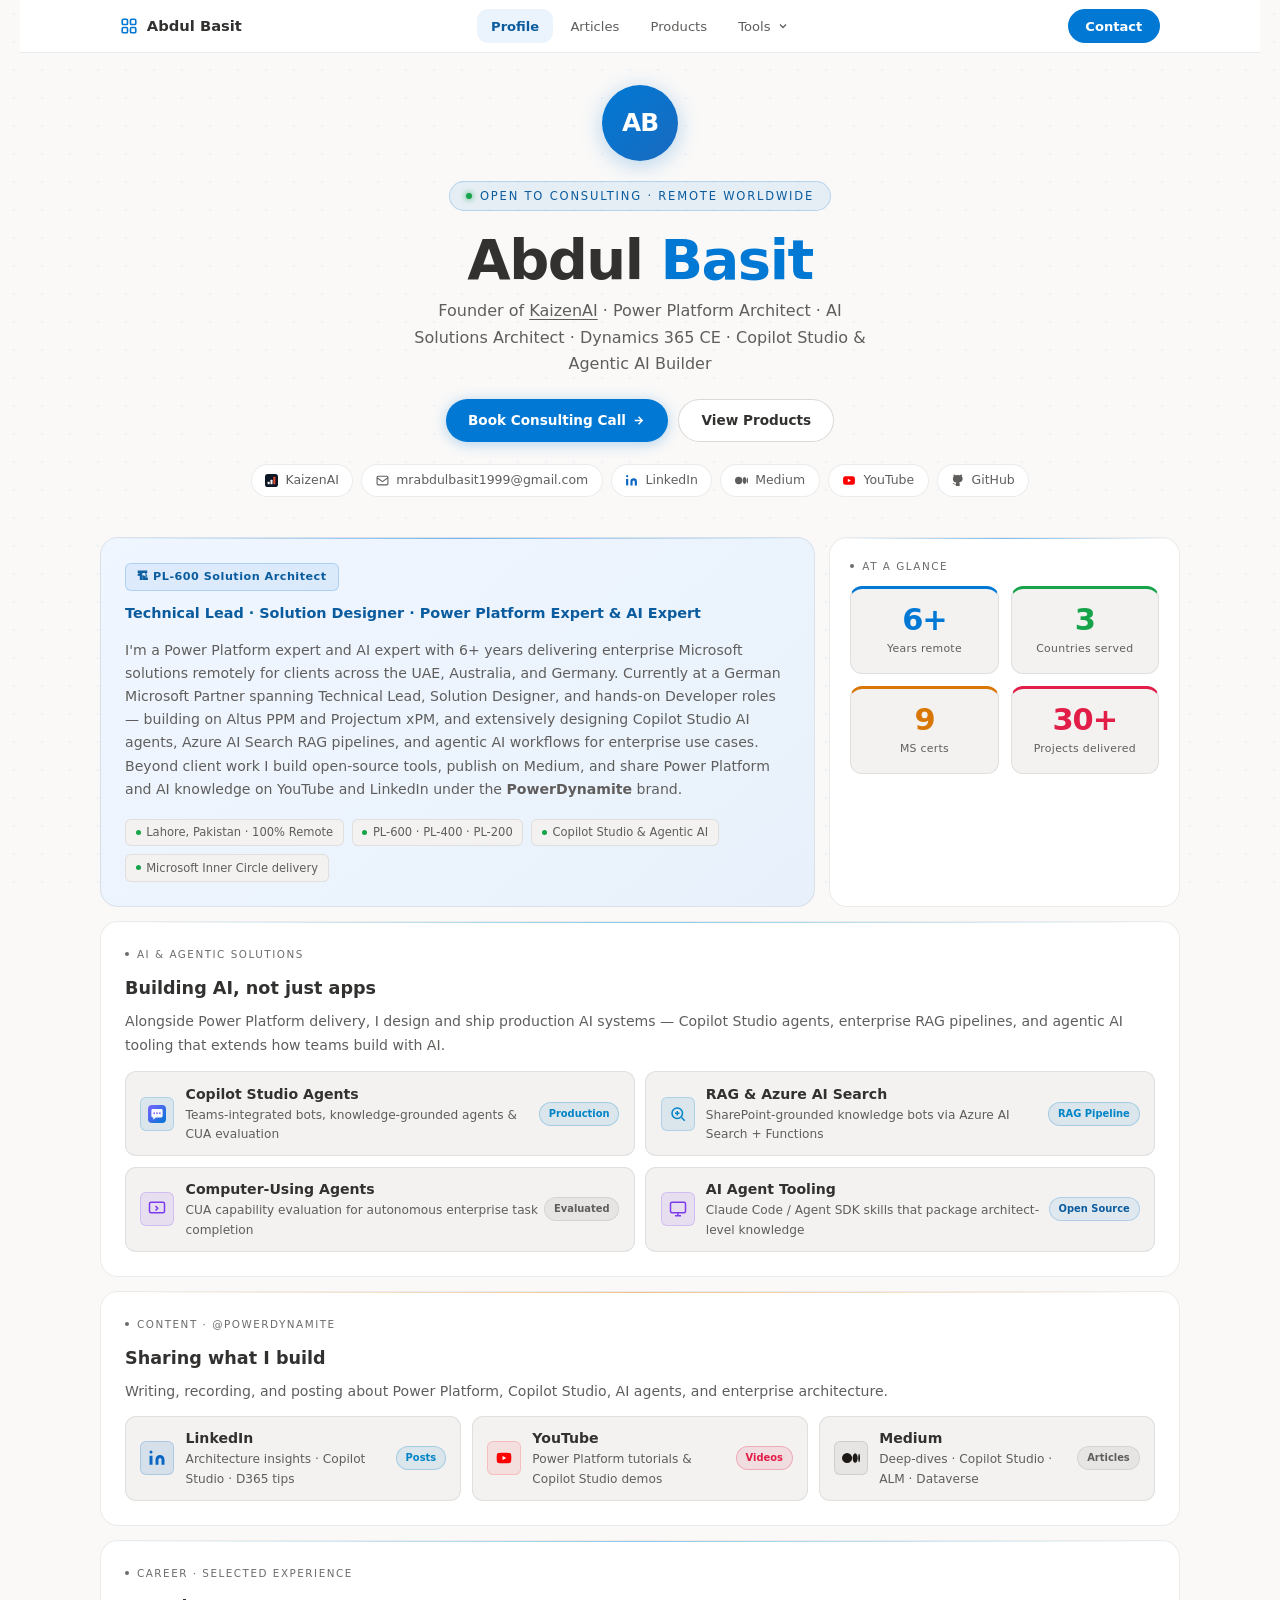
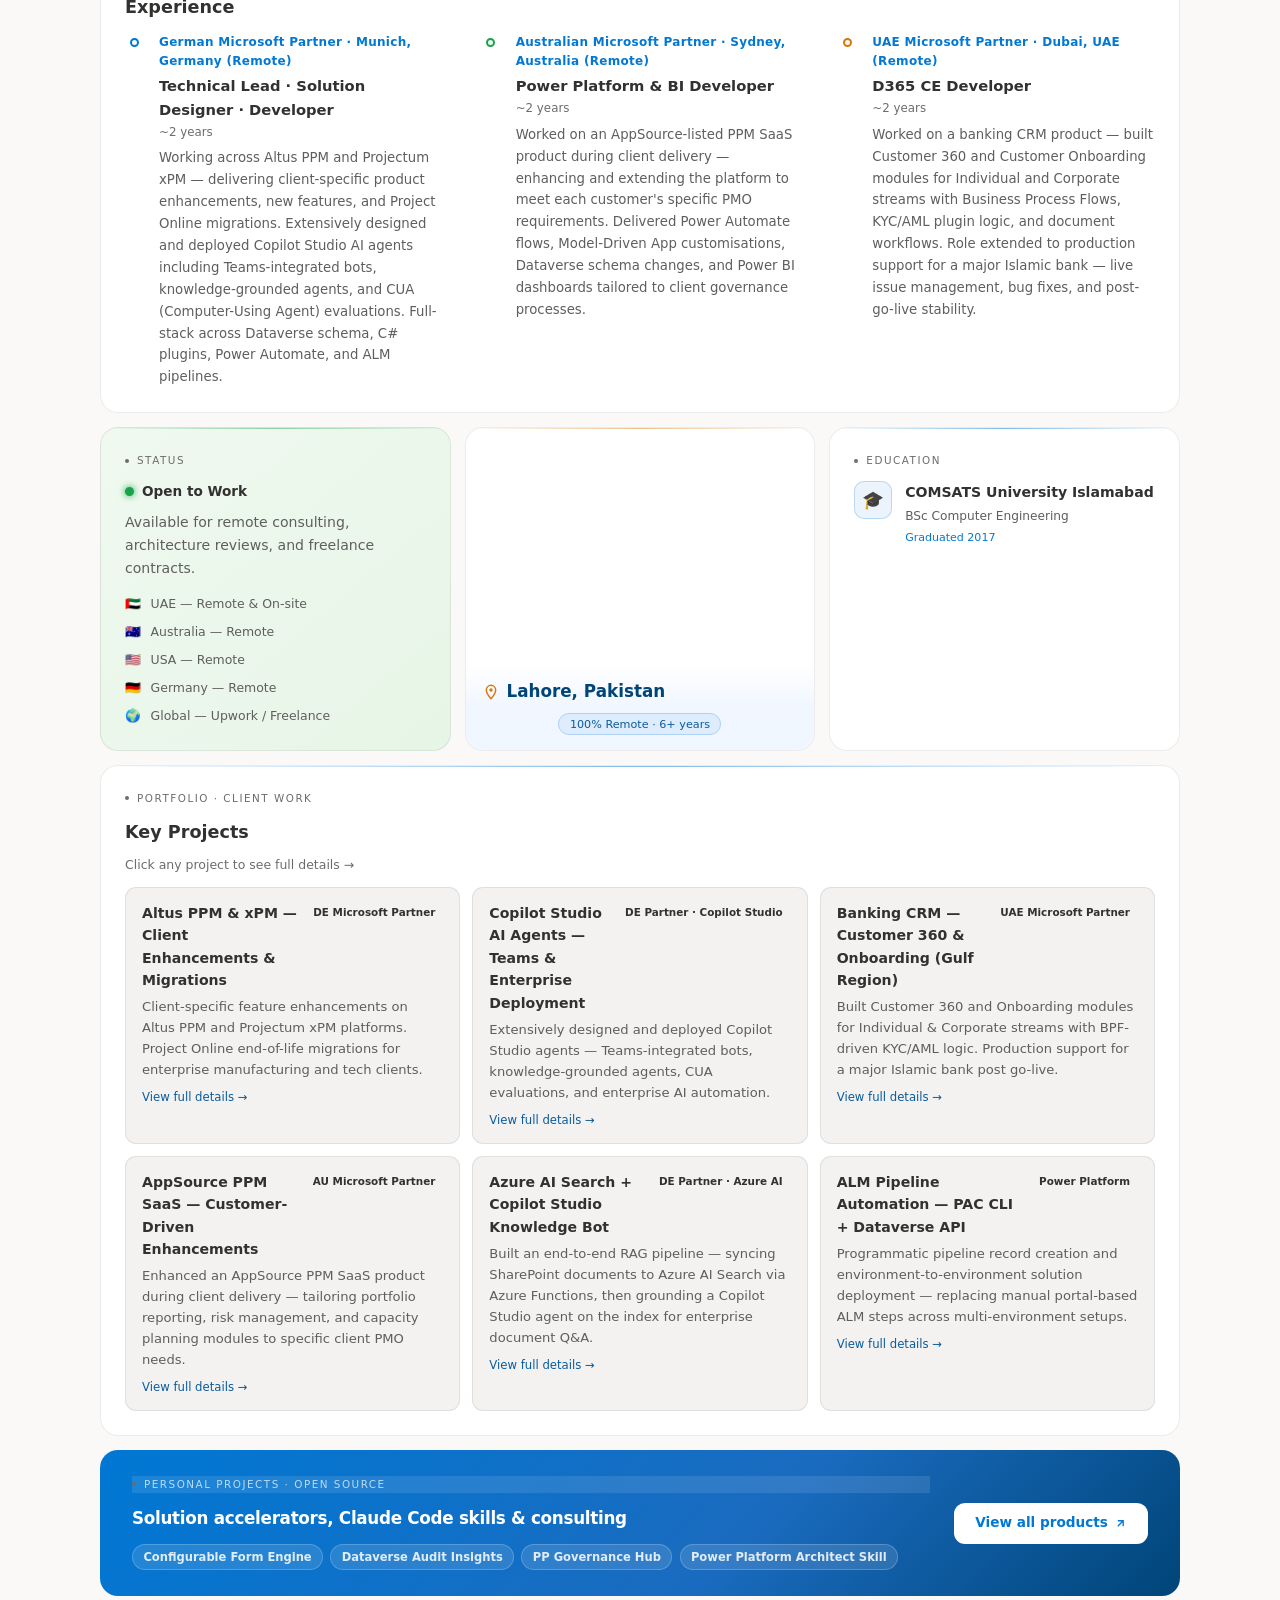
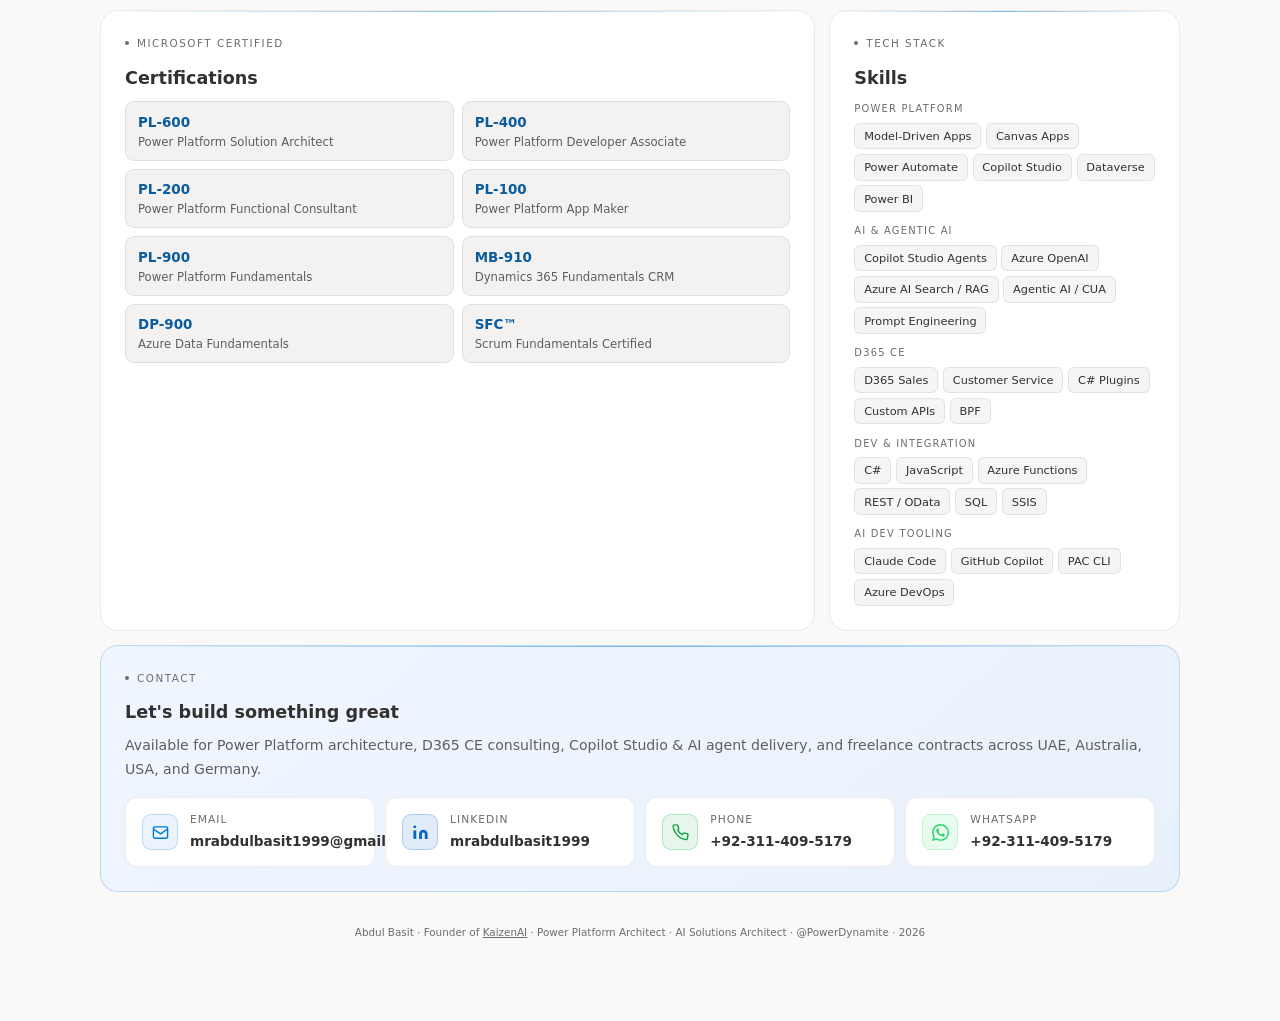
<file: index.html>
<!DOCTYPE html>
<html lang="en">
<head>
  <meta charset="UTF-8">
  <meta name="viewport" content="width=device-width, initial-scale=1.0">
  <title>Power Platform Expert & AI Expert | Abdul Basit</title>
  <meta name="description" content="Abdul Basit is a Power Platform expert and AI expert — Copilot Studio agents, RAG, Dynamics 365 — with 6+ years delivering enterprise solutions remotely. PL-600 certified.">

  <!-- Favicon -->
  <link rel="icon" type="image/svg+xml" href="favicon.svg">

  <!-- Open Graph / LinkedIn / WhatsApp -->
  <meta property="og:type" content="website">
  <meta property="og:url" content="https://powerdynamite.github.io/">
  <meta property="og:title" content="Abdul Basit — Power Platform Architect & AI Solutions Architect">
  <meta property="og:description" content="Power Platform Architect, D365 CE specialist, and AI Solutions Architect — Copilot Studio agents, RAG pipelines, and agentic AI. PL-600 certified, available globally for remote consulting.">
  <meta property="og:image" content="https://powerdynamite.github.io/og-image.svg">
  <meta property="og:image:width" content="1200">
  <meta property="og:image:height" content="630">
  <meta property="og:site_name" content="Abdul Basit · PowerDynamite">

  <!-- Twitter Card -->
  <meta name="twitter:card" content="summary_large_image">
  <meta name="twitter:title" content="Abdul Basit — Power Platform Architect & AI Solutions Architect">
  <meta name="twitter:description" content="Power Platform Architect, D365 CE specialist, and AI Solutions Architect — Copilot Studio agents, RAG pipelines, and agentic AI. PL-600 certified.">
  <meta name="twitter:image" content="https://powerdynamite.github.io/og-image.svg">

  <!-- Canonical -->
  <link rel="canonical" href="https://powerdynamite.github.io/">

  <!-- Structured Data: Person -->
  <script type="application/ld+json">
  {
    "@context": "https://schema.org",
    "@type": "Person",
    "name": "Abdul Basit",
    "jobTitle": "Power Platform Architect & AI Solutions Architect",
    "url": "https://powerdynamite.github.io/",
    "worksFor": {
      "@type": "Organization",
      "name": "KaizenAI",
      "url": "https://kaizenai.systems/"
    },
    "sameAs": [
      "https://linkedin.com/in/abdulbasit545",
      "https://github.com/powerdynamite",
      "https://medium.com/@powerdynamite"
    ],
    "knowsAbout": [
      "Power Platform",
      "Dynamics 365",
      "Copilot Studio",
      "Power Apps",
      "Power Automate",
      "Power BI",
      "Dataverse",
      "Azure AI",
      "Azure OpenAI",
      "Agentic AI",
      "AI Agents",
      "Retrieval-Augmented Generation (RAG)",
      "Azure AI Search"
    ]
  }
  </script>

  <!-- Design system -->
  <link rel="stylesheet" href="css/core.css">

  <!-- Page-specific -->
  <link rel="stylesheet" href="css/pages/home.css">
  <style>.hdr-company{color:inherit;text-decoration:underline;text-underline-offset:3px}.hdr-company:hover{color:var(--accent)}.footer a{color:inherit}</style>
</head>

<body class="home-page">

<!-- ═══ SITE NAV ═════════════════════════════════════════ -->
<script src="js/nav-inject.js" data-active="profile"></script>

<div class="wrap">

  <!-- ═══ HEADER ══════════════════════════════════════════ -->
  <header class="hdr">
    <div class="hdr-avatar">AB</div>
    <div class="hdr-eyebrow">
      <span class="dot"></span>Open to consulting · Remote worldwide
    </div>
    <h1>Abdul <span class="accent">Basit</span></h1>
    <p class="hdr-sub">Founder of <a href="https://kaizenai.systems/" class="hdr-company">KaizenAI</a> · Power Platform Architect · AI Solutions Architect · Dynamics 365 CE · Copilot Studio &amp; Agentic AI Builder</p>
    <div class="hdr-actions">
      <a href="contact.html" class="hdr-btn hdr-btn--primary">Book Consulting Call <svg width="13" height="13" viewBox="0 0 24 24" fill="none" stroke="currentColor" stroke-width="2.5"><path d="M5 12h14M12 5l7 7-7 7"/></svg></a>
      <a href="products.html" class="hdr-btn hdr-btn--secondary">View Products</a>
    </div>

    <nav class="pills" aria-label="Contact links">
      <a href="https://kaizenai.systems/" class="pill">
        <svg width="13" height="13" viewBox="0 0 64 64" aria-hidden="true"><rect width="64" height="64" rx="14" fill="#0E1726"/><rect x="13" y="38" width="10" height="13" rx="2.5" fill="#F7F5F0"/><rect x="27" y="28" width="10" height="23" rx="2.5" fill="#F7F5F0"/><rect x="41" y="13" width="10" height="38" rx="2.5" fill="#E2492F"/></svg>
        KaizenAI
      </a>
      <a href="mailto:mrabdulbasit1999@gmail.com" class="pill">
        <svg width="13" height="13" viewBox="0 0 24 24" fill="none" stroke="currentColor" stroke-width="2" aria-hidden="true"><rect x="2" y="4" width="20" height="16" rx="2"/><path d="m2 7 10 7 10-7"/></svg>
        mrabdulbasit1999@gmail.com
      </a>
      <a href="https://www.linkedin.com/in/mrabdulbasit1999/" target="_blank" rel="noopener" class="pill">
        <svg width="13" height="13" viewBox="0 0 24 24" fill="#0a66c2" aria-hidden="true"><path d="M16 8a6 6 0 0 1 6 6v7h-4v-7a2 2 0 0 0-2-2 2 2 0 0 0-2 2v7h-4v-7a6 6 0 0 1 6-6z"/><rect x="2" y="9" width="4" height="12"/><circle cx="4" cy="4" r="2"/></svg>
        LinkedIn
      </a>
      <a href="https://medium.com/@powerdynamite" target="_blank" rel="noopener" class="pill">
        <svg width="13" height="13" viewBox="0 0 24 24" fill="currentColor" aria-hidden="true"><path d="M13.54 12a6.8 6.8 0 0 1-6.77 6.82A6.8 6.8 0 0 1 0 12a6.8 6.8 0 0 1 6.77-6.82A6.8 6.8 0 0 1 13.54 12zm7.42 0c0 3.54-1.51 6.42-3.38 6.42-1.87 0-3.39-2.88-3.39-6.42s1.52-6.42 3.39-6.42 3.38 2.88 3.38 6.42M24 12c0 3.17-.53 5.75-1.19 5.75-.66 0-1.19-2.58-1.19-5.75s.53-5.75 1.19-5.75C23.47 6.25 24 8.83 24 12z"/></svg>
        Medium
      </a>
      <a href="https://www.youtube.com/@powerdynamite365" target="_blank" rel="noopener" class="pill">
        <svg width="14" height="13" viewBox="0 0 24 24" fill="#ff0000" aria-hidden="true"><path d="M22.54 6.42a2.78 2.78 0 0 0-1.94-1.96C18.88 4 12 4 12 4s-6.88 0-8.6.46a2.78 2.78 0 0 0-1.94 1.96A29 29 0 0 0 1 12a29 29 0 0 0 .46 5.58A2.78 2.78 0 0 0 3.4 19.54C5.12 20 12 20 12 20s6.88 0 8.6-.46a2.78 2.78 0 0 0 1.94-1.96A29 29 0 0 0 23 12a29 29 0 0 0-.46-5.58z"/><polygon fill="white" points="9.75,15.02 15.5,12 9.75,8.98 9.75,15.02"/></svg>
        YouTube
      </a>
      <a href="https://github.com/powerdynamite" target="_blank" rel="noopener" class="pill">
        <svg width="13" height="13" viewBox="0 0 24 24" fill="currentColor" aria-hidden="true"><path d="M9 19c-5 1.5-5-2.5-7-3m14 6v-3.87a3.37 3.37 0 0 0-.94-2.61c3.14-.35 6.44-1.54 6.44-7A5.44 5.44 0 0 0 20 4.77 5.07 5.07 0 0 0 19.91 1S18.73.65 16 2.48a13.38 13.38 0 0 0-7 0C6.27.65 5.09 1 5.09 1A5.07 5.07 0 0 0 5 4.77a5.44 5.44 0 0 0-1.5 3.78c0 5.42 3.3 6.61 6.44 7A3.37 3.37 0 0 0 9 18.13V22"/></svg>
        GitHub
      </a>
    </nav>
  </header>

  <!-- ═══ BENTO GRID ══════════════════════════════════════ -->
  <main class="bento">

    <!-- Identity ─────────────────────────────────────────── -->
    <div class="card id-card ind c8">
      <div class="id-badge">🏗 PL-600 Solution Architect</div>
      <div class="id-title">Technical Lead · Solution Designer · Power Platform Expert &amp; AI Expert</div>
      <p class="id-bio">
        I'm a Power Platform expert and AI expert with 6+ years delivering enterprise Microsoft solutions remotely for clients across the UAE, Australia, and Germany.
        Currently at a German Microsoft Partner spanning Technical Lead, Solution Designer, and hands-on Developer roles —
        building on Altus PPM and Projectum xPM, and extensively designing Copilot Studio AI agents, Azure AI Search RAG
        pipelines, and agentic AI workflows for enterprise use cases.
        Beyond client work I build open-source tools, publish on Medium, and share Power Platform and AI knowledge
        on YouTube and LinkedIn under the <strong class="accent">PowerDynamite</strong> brand.
      </p>
      <div class="id-chips">
        <span class="id-chip"><span class="dot"></span>Lahore, Pakistan · 100% Remote</span>
        <span class="id-chip"><span class="dot"></span>PL-600 · PL-400 · PL-200</span>
        <span class="id-chip"><span class="dot"></span>Copilot Studio &amp; Agentic AI</span>
        <span class="id-chip"><span class="dot"></span>Microsoft Inner Circle delivery</span>
      </div>
    </div>

    <!-- Stats ────────────────────────────────────────────── -->
    <div class="card ind c4" style="padding:1.25rem;">
      <div class="card-eyebrow">At a glance</div>
      <div class="stats-grid">
        <div class="stat stat--accent"><div class="stat-num">6+</div><div class="stat-lbl">Years remote</div></div>
        <div class="stat stat--green"><div class="stat-num">3</div><div class="stat-lbl">Countries served</div></div>
        <div class="stat stat--amber"><div class="stat-num">9</div><div class="stat-lbl">MS certs</div></div>
        <div class="stat stat--rose"><div class="stat-num">30+</div><div class="stat-lbl">Projects delivered</div></div>
      </div>
    </div>

    <!-- AI & Agentic Solutions ─────────────────────────────── -->
    <div class="card sky c12">
      <div class="card-eyebrow">AI &amp; Agentic Solutions</div>
      <h2>Building AI, not just apps</h2>
      <p>Alongside Power Platform delivery, I design and ship production AI systems — Copilot Studio agents, enterprise RAG pipelines, and agentic AI tooling that extends how teams build with AI.</p>
      <div class="platforms" style="display:grid; grid-template-columns:repeat(2,1fr); gap:0.65rem; margin-top:0.9rem;">

        <div class="platform proj-clickable" data-project="copilot">
          <div class="platform-left">
            <div class="platform-icon" style="background:rgba(2,132,199,.1); border:1px solid rgba(2,132,199,.2);">
              <img src="img/icons/ms-copilot-studio.svg" alt="" width="18" height="18">
            </div>
            <div>
              <div class="platform-name">Copilot Studio Agents</div>
              <div class="platform-desc">Teams-integrated bots, knowledge-grounded agents &amp; CUA evaluation</div>
            </div>
          </div>
          <span class="p-badge badge--sky">Production</span>
        </div>

        <div class="platform proj-clickable" data-project="azsearch">
          <div class="platform-left">
            <div class="platform-icon" style="background:rgba(2,132,199,.1); border:1px solid rgba(2,132,199,.2);">
              <svg width="18" height="18" viewBox="0 0 24 24" fill="none" stroke="#0284c7" stroke-width="2" aria-hidden="true"><circle cx="11" cy="11" r="7"/><path d="m21 21-4.3-4.3"/><path d="M11 8v6M8 11h6"/></svg>
            </div>
            <div>
              <div class="platform-name">RAG &amp; Azure AI Search</div>
              <div class="platform-desc">SharePoint-grounded knowledge bots via Azure AI Search + Functions</div>
            </div>
          </div>
          <span class="p-badge badge--sky">RAG Pipeline</span>
        </div>

        <div class="platform">
          <div class="platform-left">
            <div class="platform-icon" style="background:rgba(124,58,237,.1); border:1px solid rgba(124,58,237,.2);">
              <svg width="18" height="18" viewBox="0 0 24 24" fill="none" stroke="#7c3aed" stroke-width="2" aria-hidden="true"><rect x="2" y="3" width="20" height="14" rx="2"/><path d="m10 8 3 3-3 3"/></svg>
            </div>
            <div>
              <div class="platform-name">Computer-Using Agents</div>
              <div class="platform-desc">CUA capability evaluation for autonomous enterprise task completion</div>
            </div>
          </div>
          <span class="p-badge badge--muted">Evaluated</span>
        </div>

        <div class="platform proj-clickable" data-project="ppskill">
          <div class="platform-left">
            <div class="platform-icon" style="background:rgba(124,58,237,.1); border:1px solid rgba(124,58,237,.2);">
              <svg width="18" height="18" viewBox="0 0 24 24" fill="none" stroke="#7c3aed" stroke-width="2" aria-hidden="true"><rect x="2" y="3" width="20" height="14" rx="2"/><path d="M8 21h8M12 17v4"/></svg>
            </div>
            <div>
              <div class="platform-name">AI Agent Tooling</div>
              <div class="platform-desc">Claude Code / Agent SDK skills that package architect-level knowledge</div>
            </div>
          </div>
          <span class="p-badge badge--accent">Open Source</span>
        </div>

      </div>
    </div>

    <!-- Content creator ──────────────────────────────────── -->
    <div class="card amb c12">
      <div class="card-eyebrow">Content · @PowerDynamite</div>
      <h2>Sharing what I build</h2>
      <p>Writing, recording, and posting about Power Platform, Copilot Studio, AI agents, and enterprise architecture.</p>
      <div class="platforms platforms--row">

        <a href="https://www.linkedin.com/in/mrabdulbasit1999/" target="_blank" rel="noopener" class="platform">
          <div class="platform-left">
            <div class="platform-icon" style="background:rgba(10,102,194,.12); border:1px solid rgba(10,102,194,.2);">
              <svg width="18" height="18" viewBox="0 0 24 24" fill="#0a66c2" aria-hidden="true"><path d="M16 8a6 6 0 0 1 6 6v7h-4v-7a2 2 0 0 0-2-2 2 2 0 0 0-2 2v7h-4v-7a6 6 0 0 1 6-6z"/><rect x="2" y="9" width="4" height="12"/><circle cx="4" cy="4" r="2"/></svg>
            </div>
            <div>
              <div class="platform-name">LinkedIn</div>
              <div class="platform-desc">Architecture insights · Copilot Studio · D365 tips</div>
            </div>
          </div>
          <span class="p-badge badge--sky">Posts</span>
        </a>

        <a href="https://www.youtube.com/@powerdynamite365" target="_blank" rel="noopener" class="platform">
          <div class="platform-left">
            <div class="platform-icon" style="background:rgba(255,0,0,.08); border:1px solid rgba(255,0,0,.15);">
              <svg width="20" height="16" viewBox="0 0 24 24" fill="#ff0000" aria-hidden="true"><path d="M22.54 6.42a2.78 2.78 0 0 0-1.94-1.96C18.88 4 12 4 12 4s-6.88 0-8.6.46a2.78 2.78 0 0 0-1.94 1.96A29 29 0 0 0 1 12a29 29 0 0 0 .46 5.58A2.78 2.78 0 0 0 3.4 19.54C5.12 20 12 20 12 20s6.88 0 8.6-.46a2.78 2.78 0 0 0 1.94-1.96A29 29 0 0 0 23 12a29 29 0 0 0-.46-5.58z"/><polygon fill="white" points="9.75,15.02 15.5,12 9.75,8.98 9.75,15.02"/></svg>
            </div>
            <div>
              <div class="platform-name">YouTube</div>
              <div class="platform-desc">Power Platform tutorials &amp; Copilot Studio demos</div>
            </div>
          </div>
          <span class="p-badge badge--rose">Videos</span>
        </a>

        <a href="https://medium.com/@powerdynamite" target="_blank" rel="noopener" class="platform">
          <div class="platform-left">
            <div class="platform-icon" style="background:rgba(0,0,0,.05); border:1px solid rgba(0,0,0,.1);">
              <svg width="18" height="18" viewBox="0 0 24 24" fill="#1c1917" aria-hidden="true"><path d="M13.54 12a6.8 6.8 0 0 1-6.77 6.82A6.8 6.8 0 0 1 0 12a6.8 6.8 0 0 1 6.77-6.82A6.8 6.8 0 0 1 13.54 12zm7.42 0c0 3.54-1.51 6.42-3.38 6.42-1.87 0-3.39-2.88-3.39-6.42s1.52-6.42 3.39-6.42 3.38 2.88 3.38 6.42M24 12c0 3.17-.53 5.75-1.19 5.75-.66 0-1.19-2.58-1.19-5.75s.53-5.75 1.19-5.75C23.47 6.25 24 8.83 24 12z"/></svg>
            </div>
            <div>
              <div class="platform-name">Medium</div>
              <div class="platform-desc">Deep-dives · Copilot Studio · ALM · Dataverse</div>
            </div>
          </div>
          <span class="p-badge badge--muted">Articles</span>
        </a>

      </div>
    </div>

    <!-- Experience ───────────────────────────────────────── -->
    <div class="card sky c12">
      <div class="card-eyebrow">Career · Selected Experience</div>
      <h2>Experience</h2>
      <div class="timeline">

        <div class="tl-item">
          <div class="tl-spine"><div class="tl-dot" style="--dot-color:var(--accent);"></div></div>
          <div class="tl-body">
            <div class="tl-co">German Microsoft Partner · Munich, Germany (Remote)</div>
            <div class="tl-role">Technical Lead · Solution Designer · Developer</div>
            <div class="tl-dur">~2 years</div>
            <div class="tl-desc">Working across Altus PPM and Projectum xPM — delivering client-specific product enhancements, new features, and Project Online migrations. Extensively designed and deployed Copilot Studio AI agents including Teams-integrated bots, knowledge-grounded agents, and CUA (Computer-Using Agent) evaluations. Full-stack across Dataverse schema, C# plugins, Power Automate, and ALM pipelines.</div>
          </div>
        </div>

        <div class="tl-item">
          <div class="tl-spine"><div class="tl-dot" style="--dot-color:var(--green);"></div></div>
          <div class="tl-body">
            <div class="tl-co">Australian Microsoft Partner · Sydney, Australia (Remote)</div>
            <div class="tl-role">Power Platform &amp; BI Developer</div>
            <div class="tl-dur">~2 years</div>
            <div class="tl-desc">Worked on an AppSource-listed PPM SaaS product during client delivery — enhancing and extending the platform to meet each customer's specific PMO requirements. Delivered Power Automate flows, Model-Driven App customisations, Dataverse schema changes, and Power BI dashboards tailored to client governance processes.</div>
          </div>
        </div>

        <div class="tl-item">
          <div class="tl-spine"><div class="tl-dot" style="--dot-color:var(--amber);"></div></div>
          <div class="tl-body">
            <div class="tl-co">UAE Microsoft Partner · Dubai, UAE (Remote)</div>
            <div class="tl-role">D365 CE Developer</div>
            <div class="tl-dur">~2 years</div>
            <div class="tl-desc">Worked on a banking CRM product — built Customer 360 and Customer Onboarding modules for Individual and Corporate streams with Business Process Flows, KYC/AML plugin logic, and document workflows. Role extended to production support for a major Islamic bank — live issue management, bug fixes, and post-go-live stability.</div>
          </div>
        </div>

      </div>
    </div>

    <!-- Availability ─────────────────────────────────────── -->
    <div class="card avail-card grn c4">
      <div>
        <div class="card-eyebrow">Status</div>
        <div class="avail-status">
          <div class="avail-dot"></div>
          <div class="avail-label">Open to Work</div>
        </div>
        <p>Available for remote consulting, architecture reviews, and freelance contracts.</p>
      </div>
      <div class="regions">
        <div class="region"><span aria-hidden="true">&#x1F1E6;&#x1F1EA;</span> UAE — Remote &amp; On-site</div>
        <div class="region"><span aria-hidden="true">&#x1F1E6;&#x1F1FA;</span> Australia — Remote</div>
        <div class="region"><span aria-hidden="true">&#x1F1FA;&#x1F1F8;</span> USA — Remote</div>
        <div class="region"><span aria-hidden="true">&#x1F1E9;&#x1F1EA;</span> Germany — Remote</div>
        <div class="region"><span aria-hidden="true">&#x1F30D;</span> Global — Upwork / Freelance</div>
      </div>
    </div>

    <!-- Location map ─────────────────────────────────────── -->
    <div class="card loc-card amb c4" style="padding:0; overflow:hidden; position:relative; min-height:220px;">
      <iframe
        src="https://www.openstreetmap.org/export/embed.html?bbox=74.2679%2C31.4197%2C74.4679%2C31.6197&layer=mapnik&marker=31.5197%2C74.3587"
        style="width:100%; height:100%; position:absolute; top:0; left:0; border:none; filter:invert(1) hue-rotate(180deg) saturate(0.5) brightness(0.75);"
        loading="lazy"
        title="Lahore, Pakistan"
      ></iframe>
      <div style="position:absolute; bottom:0; left:0; right:0; background:linear-gradient(transparent, rgba(240,246,255,0.95) 50%); padding:0.85rem 1.1rem 0.9rem; z-index:1;">
        <div style="display:flex; align-items:center; gap:0.45rem; margin-bottom:0.3rem;">
          <svg width="16" height="16" viewBox="0 0 24 24" fill="none" stroke="#d97706" stroke-width="2.2" aria-hidden="true"><path d="M12 2C8.13 2 5 5.13 5 9c0 5.25 7 13 7 13s7-7.75 7-13c0-3.87-3.13-7-7-7z"/><circle cx="12" cy="9" r="2.5" fill="#d97706" stroke="none"/></svg>
          <span style="font-size:1.05rem; font-weight:700; color:#004578;">Lahore, Pakistan</span>
        </div>
        <span class="loc-badge">100% Remote · 6+ years</span>
      </div>
    </div>

    <!-- Education ────────────────────────────────────────── -->
    <div class="card ind c4">
      <div class="card-eyebrow">Education</div>
      <div class="edu">
        <div class="edu-icon" aria-hidden="true">&#x1F393;</div>
        <div>
          <div class="edu-school">COMSATS University Islamabad</div>
          <div class="edu-deg">BSc Computer Engineering</div>
          <div class="edu-yr">Graduated 2017</div>
        </div>
      </div>
    </div>

    <!-- Client projects ──────────────────────────────────── -->
    <div class="card ind c12">
      <div class="card-eyebrow">Portfolio · Client Work</div>
      <h2>Key Projects</h2>
      <p style="font-size:0.78rem; color:var(--muted2); margin-bottom:0.75rem;">Click any project to see full details &#x2192;</p>
      <div class="proj-list">

        <div class="proj proj-clickable" data-project="altus">
          <div class="proj-head">
            <span class="proj-name">Altus PPM &amp; xPM — Client Enhancements &amp; Migrations</span>
            <span class="proj-tag tag-ind">DE Microsoft Partner</span>
          </div>
          <div class="proj-desc">Client-specific feature enhancements on Altus PPM and Projectum xPM platforms. Project Online end-of-life migrations for enterprise manufacturing and tech clients.</div>
          <div class="proj-cta">View full details &#x2192;</div>
        </div>

        <div class="proj proj-clickable" data-project="copilot">
          <div class="proj-head">
            <span class="proj-name">Copilot Studio AI Agents — Teams &amp; Enterprise Deployment</span>
            <span class="proj-tag tag-sky">DE Partner · Copilot Studio</span>
          </div>
          <div class="proj-desc">Extensively designed and deployed Copilot Studio agents — Teams-integrated bots, knowledge-grounded agents, CUA evaluations, and enterprise AI automation.</div>
          <div class="proj-cta">View full details &#x2192;</div>
        </div>

        <div class="proj proj-clickable" data-project="banking">
          <div class="proj-head">
            <span class="proj-name">Banking CRM — Customer 360 &amp; Onboarding (Gulf Region)</span>
            <span class="proj-tag tag-amb">UAE Microsoft Partner</span>
          </div>
          <div class="proj-desc">Built Customer 360 and Onboarding modules for Individual &amp; Corporate streams with BPF-driven KYC/AML logic. Production support for a major Islamic bank post go-live.</div>
          <div class="proj-cta">View full details &#x2192;</div>
        </div>

        <div class="proj proj-clickable" data-project="ppm">
          <div class="proj-head">
            <span class="proj-name">AppSource PPM SaaS — Customer-Driven Enhancements</span>
            <span class="proj-tag tag-grn">AU Microsoft Partner</span>
          </div>
          <div class="proj-desc">Enhanced an AppSource PPM SaaS product during client delivery — tailoring portfolio reporting, risk management, and capacity planning modules to specific client PMO needs.</div>
          <div class="proj-cta">View full details &#x2192;</div>
        </div>

        <div class="proj proj-clickable" data-project="azsearch">
          <div class="proj-head">
            <span class="proj-name">Azure AI Search + Copilot Studio Knowledge Bot</span>
            <span class="proj-tag tag-sky">DE Partner · Azure AI</span>
          </div>
          <div class="proj-desc">Built an end-to-end RAG pipeline — syncing SharePoint documents to Azure AI Search via Azure Functions, then grounding a Copilot Studio agent on the index for enterprise document Q&amp;A.</div>
          <div class="proj-cta">View full details &#x2192;</div>
        </div>

        <div class="proj proj-clickable" data-project="alm">
          <div class="proj-head">
            <span class="proj-name">ALM Pipeline Automation — PAC CLI + Dataverse API</span>
            <span class="proj-tag tag-rose">Power Platform</span>
          </div>
          <div class="proj-desc">Programmatic pipeline record creation and environment-to-environment solution deployment — replacing manual portal-based ALM steps across multi-environment setups.</div>
          <div class="proj-cta">View full details &#x2192;</div>
        </div>

      </div>
    </div>

    <!-- Products callout ───────────────────────────────────── -->
    <div class="products-callout c12">
      <div class="products-callout-body">
        <div class="card-eyebrow" style="color:rgba(255,255,255,.7); border-color:rgba(255,255,255,.2); background:rgba(255,255,255,.1);">Personal Projects · Open Source</div>
        <div class="products-callout-title">Solution accelerators, Claude Code skills &amp; consulting</div>
        <div class="products-callout-chips">
          <span>Configurable Form Engine</span>
          <span>Dataverse Audit Insights</span>
          <span>PP Governance Hub</span>
          <span>Power Platform Architect Skill</span>
        </div>
      </div>
      <a href="products.html" class="products-callout-btn">
        View all products
        <svg width="13" height="13" viewBox="0 0 24 24" fill="none" stroke="currentColor" stroke-width="2.5"><path d="M7 17 17 7M7 7h10v10"/></svg>
      </a>
    </div>

    <!-- Certifications ───────────────────────────────────── -->
    <div class="card sky c8">
      <div class="card-eyebrow">Microsoft Certified</div>
      <h2>Certifications</h2>
      <div class="certs-grid">
        <div class="cert"><div class="cert-code">PL-600</div><div class="cert-name">Power Platform Solution Architect</div></div>
        <div class="cert"><div class="cert-code">PL-400</div><div class="cert-name">Power Platform Developer Associate</div></div>
        <div class="cert"><div class="cert-code">PL-200</div><div class="cert-name">Power Platform Functional Consultant</div></div>
        <div class="cert"><div class="cert-code">PL-100</div><div class="cert-name">Power Platform App Maker</div></div>
        <div class="cert"><div class="cert-code">PL-900</div><div class="cert-name">Power Platform Fundamentals</div></div>
        <div class="cert"><div class="cert-code">MB-910</div><div class="cert-name">Dynamics 365 Fundamentals CRM</div></div>
        <div class="cert"><div class="cert-code">DP-900</div><div class="cert-name">Azure Data Fundamentals</div></div>
        <div class="cert"><div class="cert-code">SFC&#x2122;</div><div class="cert-name">Scrum Fundamentals Certified</div></div>
      </div>
    </div>

    <!-- Tech stack ───────────────────────────────────────── -->
    <div class="card ind c4">
      <div class="card-eyebrow">Tech Stack</div>
      <h2>Skills</h2>
      <div class="stack">
        <div class="stack-group">
          <div class="stack-label">Power Platform</div>
          <div class="stack-tags">
            <span class="stag">Model-Driven Apps</span><span class="stag">Canvas Apps</span>
            <span class="stag">Power Automate</span><span class="stag">Copilot Studio</span>
            <span class="stag">Dataverse</span><span class="stag">Power BI</span>
          </div>
        </div>
        <div class="stack-group">
          <div class="stack-label">AI &amp; Agentic AI</div>
          <div class="stack-tags">
            <span class="stag">Copilot Studio Agents</span><span class="stag">Azure OpenAI</span>
            <span class="stag">Azure AI Search / RAG</span><span class="stag">Agentic AI / CUA</span>
            <span class="stag">Prompt Engineering</span>
          </div>
        </div>
        <div class="stack-group">
          <div class="stack-label">D365 CE</div>
          <div class="stack-tags">
            <span class="stag">D365 Sales</span><span class="stag">Customer Service</span>
            <span class="stag">C# Plugins</span><span class="stag">Custom APIs</span>
            <span class="stag">BPF</span>
          </div>
        </div>
        <div class="stack-group">
          <div class="stack-label">Dev &amp; Integration</div>
          <div class="stack-tags">
            <span class="stag">C#</span><span class="stag">JavaScript</span>
            <span class="stag">Azure Functions</span><span class="stag">REST / OData</span>
            <span class="stag">SQL</span><span class="stag">SSIS</span>
          </div>
        </div>
        <div class="stack-group">
          <div class="stack-label">AI Dev Tooling</div>
          <div class="stack-tags">
            <span class="stag">Claude Code</span><span class="stag">GitHub Copilot</span>
            <span class="stag">PAC CLI</span><span class="stag">Azure DevOps</span>
          </div>
        </div>
      </div>
    </div>

    <!-- Contact ───────────────────────────────────────────── -->
    <div class="card contact-card ind c12">
      <div class="card-eyebrow">Contact</div>
      <h2>Let's build something great</h2>
      <p>Available for Power Platform architecture, D365 CE consulting, Copilot Studio &amp; AI agent delivery, and freelance contracts across UAE, Australia, USA, and Germany.</p>
      <div class="contact-grid">

        <a href="mailto:mrabdulbasit1999@gmail.com" class="contact-item">
          <div class="contact-icon" style="background:var(--accent-lo); border:1px solid var(--accent-mid);">
            <svg width="17" height="17" viewBox="0 0 24 24" fill="none" stroke="var(--accent)" stroke-width="2" aria-hidden="true"><rect x="2" y="4" width="20" height="16" rx="2"/><path d="m2 7 10 7 10-7"/></svg>
          </div>
          <div>
            <div class="contact-label">Email</div>
            <div class="contact-value">mrabdulbasit1999@gmail.com</div>
          </div>
        </a>

        <a href="https://www.linkedin.com/in/mrabdulbasit1999/" target="_blank" rel="noopener" class="contact-item">
          <div class="contact-icon" style="background:rgba(10,102,194,.12); border:1px solid rgba(10,102,194,.25);">
            <svg width="17" height="17" viewBox="0 0 24 24" fill="#0a66c2" aria-hidden="true"><path d="M16 8a6 6 0 0 1 6 6v7h-4v-7a2 2 0 0 0-2-2 2 2 0 0 0-2 2v7h-4v-7a6 6 0 0 1 6-6z"/><rect x="2" y="9" width="4" height="12"/><circle cx="4" cy="4" r="2"/></svg>
          </div>
          <div>
            <div class="contact-label">LinkedIn</div>
            <div class="contact-value">mrabdulbasit1999</div>
          </div>
        </a>

        <a href="tel:+923114095179" class="contact-item">
          <div class="contact-icon" style="background:rgba(22,163,74,.1); border:1px solid rgba(22,163,74,.25);">
            <svg width="17" height="17" viewBox="0 0 24 24" fill="none" stroke="var(--green)" stroke-width="2" aria-hidden="true"><path d="M22 16.92v3a2 2 0 0 1-2.18 2 19.79 19.79 0 0 1-8.63-3.07A19.5 19.5 0 0 1 4.69 12a19.79 19.79 0 0 1-3.07-8.67A2 2 0 0 1 3.6 1.2h3a2 2 0 0 1 2 1.72c.127.96.361 1.903.7 2.81a2 2 0 0 1-.45 2.11L7.91 8.77a16 16 0 0 0 6.29 6.29l1.83-1.83a2 2 0 0 1 2.11-.45c.907.339 1.85.573 2.81.7A2 2 0 0 1 22 16.92z"/></svg>
          </div>
          <div>
            <div class="contact-label">Phone</div>
            <div class="contact-value">+92-311-409-5179</div>
          </div>
        </a>

        <a href="https://wa.me/923114095179" target="_blank" rel="noopener" class="contact-item">
          <div class="contact-icon" style="background:rgba(37,211,102,.1); border:1px solid rgba(37,211,102,.2);">
            <svg width="17" height="17" viewBox="0 0 24 24" fill="#25d366" aria-hidden="true"><path d="M17.472 14.382c-.297-.149-1.758-.867-2.03-.967-.273-.099-.471-.148-.67.15-.197.297-.767.966-.94 1.164-.173.199-.347.223-.644.075-.297-.15-1.255-.463-2.39-1.475-.883-.788-1.48-1.761-1.653-2.059-.173-.297-.018-.458.13-.606.134-.133.298-.347.446-.52.149-.174.198-.298.298-.497.099-.198.05-.371-.025-.52-.075-.149-.669-1.612-.916-2.207-.242-.579-.487-.5-.669-.51-.173-.008-.371-.01-.57-.01-.198 0-.52.074-.792.372-.272.297-1.04 1.016-1.04 2.479 0 1.462 1.065 2.875 1.213 3.074.149.198 2.096 3.2 5.077 4.487.709.306 1.262.489 1.694.625.712.227 1.36.195 1.871.118.571-.085 1.758-.719 2.006-1.413.248-.694.248-1.289.173-1.413-.074-.124-.272-.198-.57-.347m-5.421 7.403h-.004a9.87 9.87 0 0 1-5.031-1.378l-.361-.214-3.741.982.998-3.648-.235-.374a9.86 9.86 0 0 1-1.51-5.26c.001-5.45 4.436-9.884 9.888-9.884 2.64 0 5.122 1.03 6.988 2.898a9.825 9.825 0 0 1 2.893 6.994c-.003 5.45-4.437 9.884-9.885 9.884m8.413-18.297A11.815 11.815 0 0 0 12.05 0C5.495 0 .16 5.335.157 11.892c0 2.096.547 4.142 1.588 5.945L.057 24l6.305-1.654a11.882 11.882 0 0 0 5.683 1.448h.005c6.554 0 11.89-5.335 11.893-11.893a11.821 11.821 0 0 0-3.48-8.413z"/></svg>
          </div>
          <div>
            <div class="contact-label">WhatsApp</div>
            <div class="contact-value">+92-311-409-5179</div>
          </div>
        </a>

      </div>
    </div>

  </main><!-- /bento -->

  <footer class="footer">Abdul Basit · Founder of <a href="https://kaizenai.systems/">KaizenAI</a> · Power Platform Architect · AI Solutions Architect · @PowerDynamite · 2026</footer>

</div><!-- /wrap -->

<!-- ═══ DRAWER ════════════════════════════════════════════ -->
<div class="drawer-overlay" id="drawerOverlay"></div>
<div class="drawer" id="drawer">
  <div class="drawer-header">
    <div id="drawerHeaderContent"></div>
    <button class="drawer-close" id="drawerClose" aria-label="Close panel">&#x2715;</button>
  </div>
  <div class="drawer-body" id="drawerBody"></div>
</div>

<script src="js/drawer.js"></script>
<script>
  document.getElementById('drawerClose').addEventListener('click', closeDrawer);
  document.getElementById('drawerOverlay').addEventListener('click', closeDrawer);
</script>
</main>
</body>
</html>
</file>
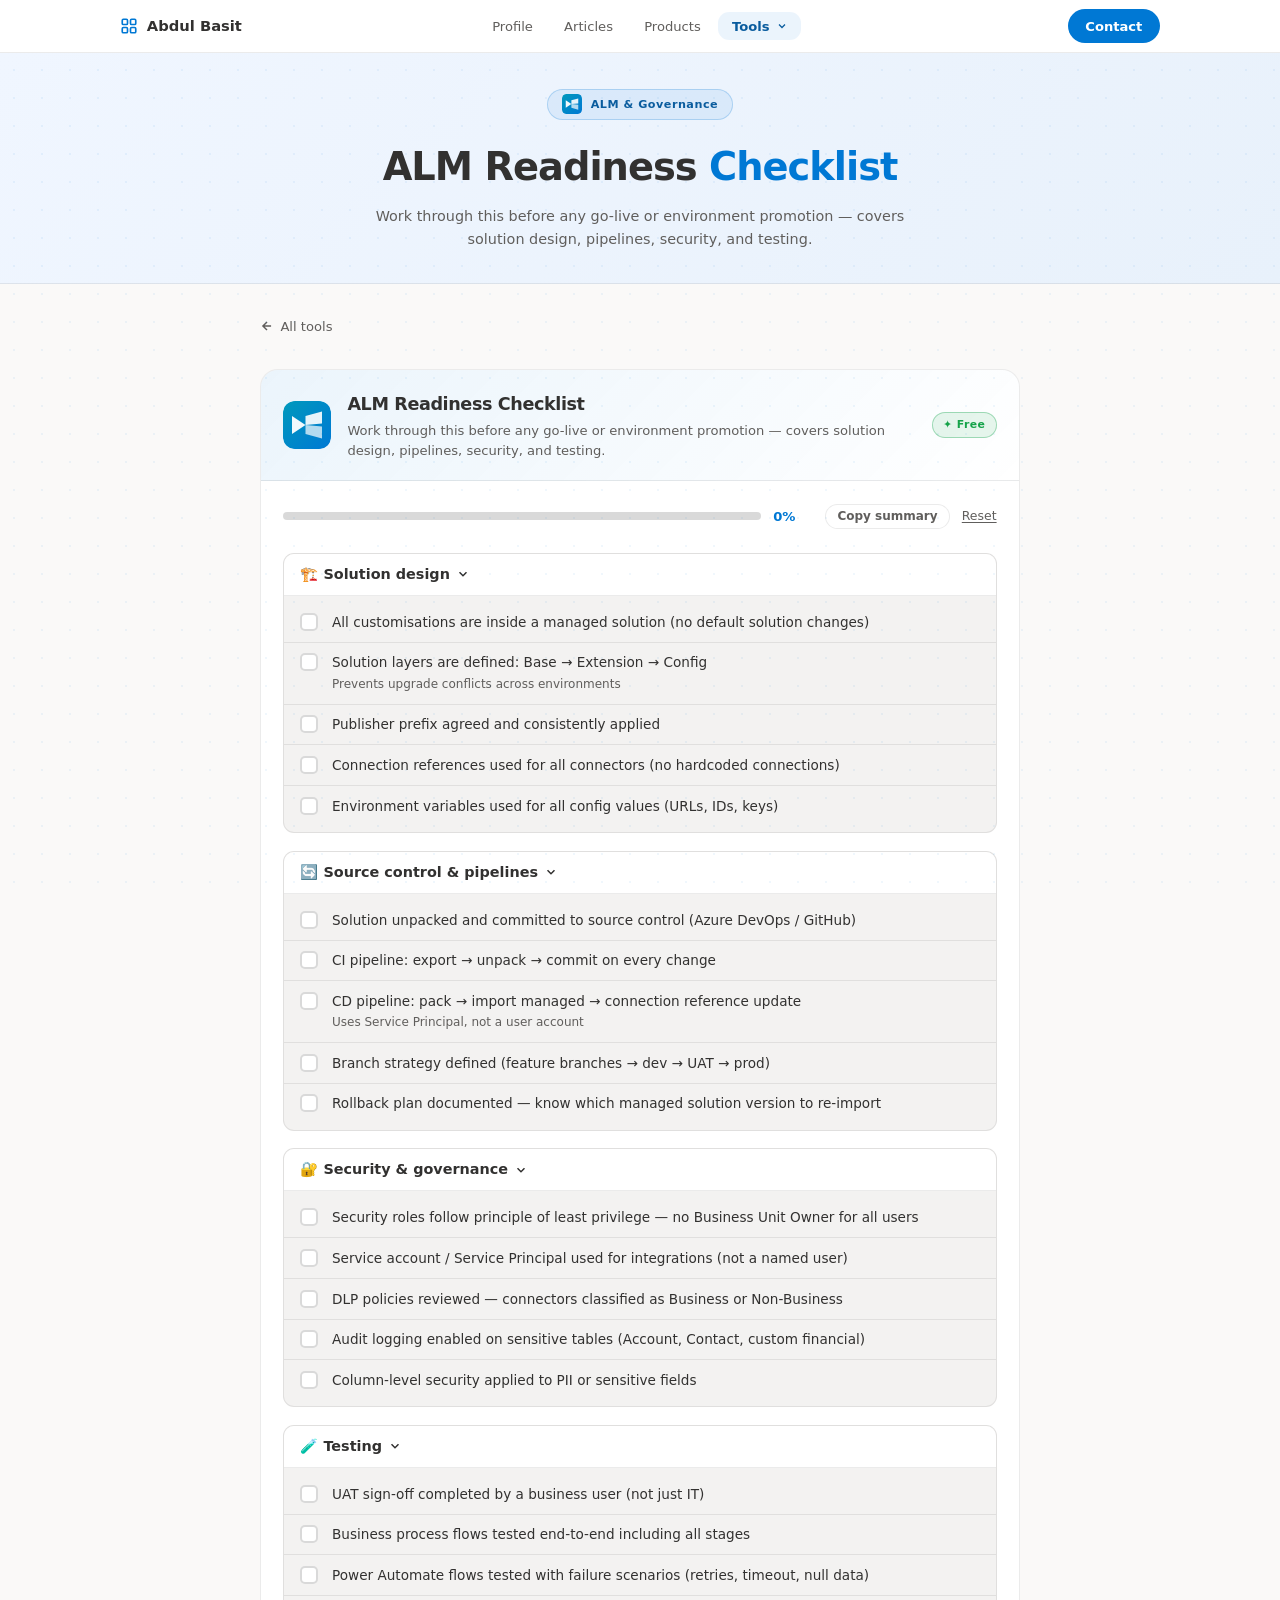
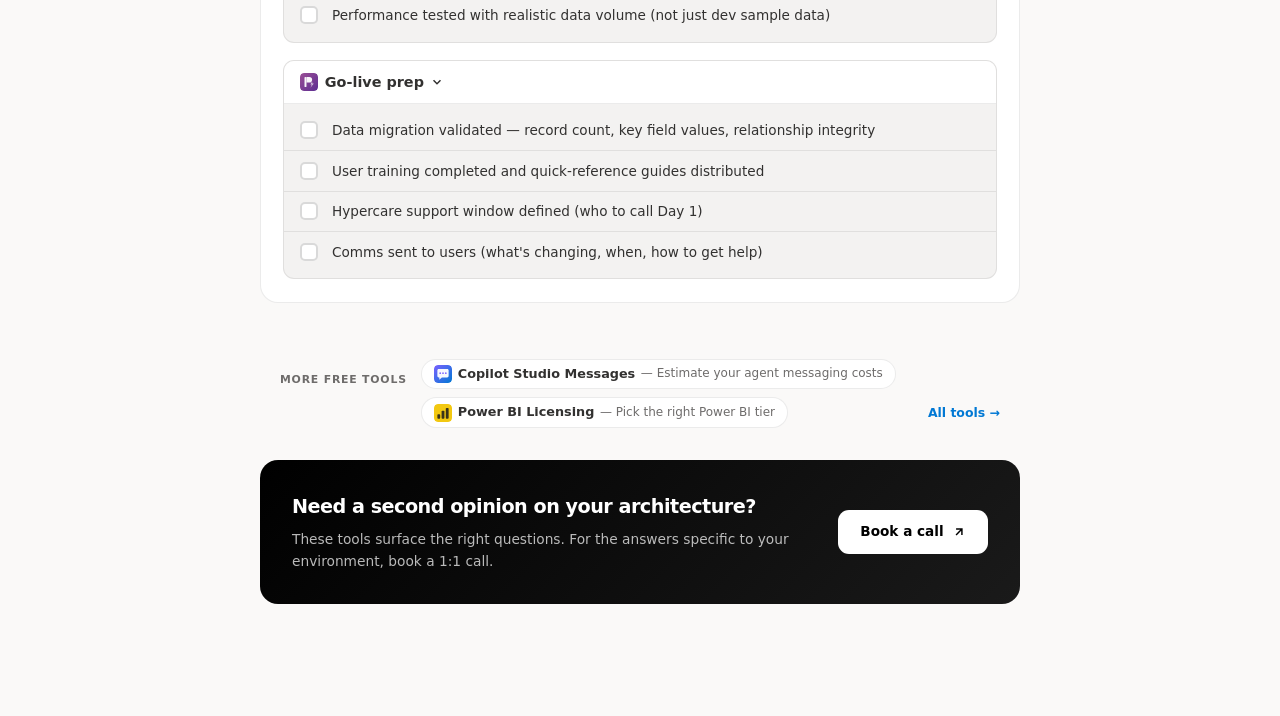
<file: alm-checklist.html>
<!DOCTYPE html>
<html lang="en">
<head>
  <meta charset="UTF-8">
  <meta name="viewport" content="width=device-width, initial-scale=1.0">
  <title>ALM Readiness Checklist — Free Tool · Abdul Basit</title>
  <meta name="description" content="Work through this before any Power Platform go-live or environment promotion — covers solution design, pipelines, security, testing, and go-live prep. Free tool by @PowerDynamite.">

  <link rel="icon" type="image/svg+xml" href="favicon.svg">

  <meta property="og:type" content="website">
  <meta property="og:url" content="https://powerdynamite.github.io/alm-checklist.html">
  <meta property="og:title" content="ALM Readiness Checklist — Free Tool">
  <meta property="og:description" content="Pre-go-live ALM checklist for Power Platform: solution design, pipelines, security, testing, and go-live prep. Free tool by @PowerDynamite.">
  <meta property="og:image" content="https://powerdynamite.github.io/og-image.svg">
  <meta property="og:image:width" content="1200">
  <meta property="og:image:height" content="630">
  <meta property="og:site_name" content="Abdul Basit · PowerDynamite">
  <meta name="twitter:card" content="summary_large_image">
  <meta name="twitter:title" content="ALM Readiness Checklist — Free Tool">
  <meta name="twitter:description" content="Pre-go-live ALM checklist for Power Platform deployments.">
  <meta name="twitter:image" content="https://powerdynamite.github.io/og-image.svg">
  <link rel="canonical" href="https://powerdynamite.github.io/alm-checklist.html">

  <script type="application/ld+json">
  {
    "@context": "https://schema.org",
    "@type": "BreadcrumbList",
    "itemListElement": [
      { "@type": "ListItem", "position": 1, "name": "Home", "item": "https://powerdynamite.github.io/" },
      { "@type": "ListItem", "position": 2, "name": "Tools", "item": "https://powerdynamite.github.io/tools.html" },
      { "@type": "ListItem", "position": 3, "name": "Power Platform ALM Checklist", "item": "https://powerdynamite.github.io/alm-checklist.html" }
    ]
  }
  </script>

  <script type="application/ld+json">
  {
    "@context": "https://schema.org",
    "@type": "WebApplication",
    "name": "Power Platform ALM Readiness Checklist",
    "url": "https://powerdynamite.github.io/alm-checklist.html",
    "applicationCategory": "BusinessApplication",
    "operatingSystem": "Web",
    "offers": { "@type": "Offer", "price": "0", "priceCurrency": "USD" },
    "description": "24-item pre-go-live ALM checklist for Power Platform: solution design, source control, security, testing, and deployment prep.",
    "author": { "@type": "Person", "name": "Abdul Basit", "url": "https://powerdynamite.github.io/" }
  }
  </script>

  <link rel="stylesheet" href="css/core.css">
  <link rel="stylesheet" href="css/pages/tools.css">
  <style>
    .alm-cat-toggle { background:none; border:none; cursor:pointer; font-family:inherit; font-size:inherit; font-weight:inherit; color:inherit; padding:0; display:flex; align-items:center; gap:0.4rem; width:100%; text-align:left; }
    .alm-cat-chev { transition: transform 0.2s ease; flex-shrink:0; }
    .alm-cat-toggle img { flex-shrink:0; }
  </style>
</head>
<body class="tools-page">

<main class="page-main">
<script src="js/nav-inject.js" data-active="tools"></script>

<div class="page-hero">
  <div class="page-hero-badge"><img src="img/icons/ms-azure-devops.svg" alt=""> ALM &amp; Governance</div>
  <h1>ALM Readiness <span>Checklist</span></h1>
  <p>Work through this before any go-live or environment promotion — covers solution design, pipelines, security, and testing.</p>
</div>

<div class="tools-wrap">
  <a href="tools.html" class="back-link">
    <svg width="14" height="14" viewBox="0 0 24 24" fill="none" stroke="currentColor" stroke-width="2.5"><path d="M19 12H5M12 5l-7 7 7 7"/></svg>
    All tools
  </a>

  <div class="tool-card">
    <div class="tool-card-header">
      <div class="tool-card-icon"><img src="img/icons/ms-azure-devops.svg" alt="ALM Checklist"></div>
      <div class="tool-card-meta">
        <div class="tool-card-name">ALM Readiness Checklist</div>
        <div class="tool-card-desc">Work through this before any go-live or environment promotion — covers solution design, pipelines, security, and testing.</div>
      </div>
      <div class="tool-free-badge">✦ Free</div>
    </div>
    <div class="tool-card-body">
      <div class="alm-progress-row">
        <div class="alm-progress-bar"><div class="alm-progress-fill" id="alm-fill" style="width:0%"></div></div>
        <div class="alm-progress-label" id="alm-pct">0%</div>
        <button class="copy-btn" id="alm-copy">Copy summary</button>
        <span class="alm-reset" id="alm-reset">Reset</span>
      </div>
      <div style="height:1rem"></div>
      <div class="alm-cats">

        <div class="alm-cat">
          <div class="alm-cat-title"><button class="alm-cat-toggle" data-cat="sol">🏗️ Solution design <svg class="alm-cat-chev" width="14" height="14" viewBox="0 0 24 24" fill="none" stroke="currentColor" stroke-width="2.5"><polyline points="6,9 12,15 18,9"/></svg></button></div>
          <div class="alm-items">
            <div class="alm-item" data-id="a1"><div class="alm-check"></div><div><div class="alm-item-text">All customisations are inside a managed solution (no default solution changes)</div></div></div>
            <div class="alm-item" data-id="a2"><div class="alm-check"></div><div><div class="alm-item-text">Solution layers are defined: Base → Extension → Config</div><div class="alm-item-sub">Prevents upgrade conflicts across environments</div></div></div>
            <div class="alm-item" data-id="a3"><div class="alm-check"></div><div><div class="alm-item-text">Publisher prefix agreed and consistently applied</div></div></div>
            <div class="alm-item" data-id="a4"><div class="alm-check"></div><div><div class="alm-item-text">Connection references used for all connectors (no hardcoded connections)</div></div></div>
            <div class="alm-item" data-id="a5"><div class="alm-check"></div><div><div class="alm-item-text">Environment variables used for all config values (URLs, IDs, keys)</div></div></div>
          </div>
        </div>

        <div class="alm-cat">
          <div class="alm-cat-title"><button class="alm-cat-toggle" data-cat="src">🔄 Source control &amp; pipelines <svg class="alm-cat-chev" width="14" height="14" viewBox="0 0 24 24" fill="none" stroke="currentColor" stroke-width="2.5"><polyline points="6,9 12,15 18,9"/></svg></button></div>
          <div class="alm-items">
            <div class="alm-item" data-id="b1"><div class="alm-check"></div><div><div class="alm-item-text">Solution unpacked and committed to source control (Azure DevOps / GitHub)</div></div></div>
            <div class="alm-item" data-id="b2"><div class="alm-check"></div><div><div class="alm-item-text">CI pipeline: export → unpack → commit on every change</div></div></div>
            <div class="alm-item" data-id="b3"><div class="alm-check"></div><div><div class="alm-item-text">CD pipeline: pack → import managed → connection reference update</div><div class="alm-item-sub">Uses Service Principal, not a user account</div></div></div>
            <div class="alm-item" data-id="b4"><div class="alm-check"></div><div><div class="alm-item-text">Branch strategy defined (feature branches → dev → UAT → prod)</div></div></div>
            <div class="alm-item" data-id="b5"><div class="alm-check"></div><div><div class="alm-item-text">Rollback plan documented — know which managed solution version to re-import</div></div></div>
          </div>
        </div>

        <div class="alm-cat">
          <div class="alm-cat-title"><button class="alm-cat-toggle" data-cat="sec">🔐 Security &amp; governance <svg class="alm-cat-chev" width="14" height="14" viewBox="0 0 24 24" fill="none" stroke="currentColor" stroke-width="2.5"><polyline points="6,9 12,15 18,9"/></svg></button></div>
          <div class="alm-items">
            <div class="alm-item" data-id="c1"><div class="alm-check"></div><div><div class="alm-item-text">Security roles follow principle of least privilege — no Business Unit Owner for all users</div></div></div>
            <div class="alm-item" data-id="c2"><div class="alm-check"></div><div><div class="alm-item-text">Service account / Service Principal used for integrations (not a named user)</div></div></div>
            <div class="alm-item" data-id="c3"><div class="alm-check"></div><div><div class="alm-item-text">DLP policies reviewed — connectors classified as Business or Non-Business</div></div></div>
            <div class="alm-item" data-id="c4"><div class="alm-check"></div><div><div class="alm-item-text">Audit logging enabled on sensitive tables (Account, Contact, custom financial)</div></div></div>
            <div class="alm-item" data-id="c5"><div class="alm-check"></div><div><div class="alm-item-text">Column-level security applied to PII or sensitive fields</div></div></div>
          </div>
        </div>

        <div class="alm-cat">
          <div class="alm-cat-title"><button class="alm-cat-toggle" data-cat="tst">🧪 Testing <svg class="alm-cat-chev" width="14" height="14" viewBox="0 0 24 24" fill="none" stroke="currentColor" stroke-width="2.5"><polyline points="6,9 12,15 18,9"/></svg></button></div>
          <div class="alm-items">
            <div class="alm-item" data-id="d1"><div class="alm-check"></div><div><div class="alm-item-text">UAT sign-off completed by a business user (not just IT)</div></div></div>
            <div class="alm-item" data-id="d2"><div class="alm-check"></div><div><div class="alm-item-text">Business process flows tested end-to-end including all stages</div></div></div>
            <div class="alm-item" data-id="d3"><div class="alm-check"></div><div><div class="alm-item-text">Power Automate flows tested with failure scenarios (retries, timeout, null data)</div></div></div>
            <div class="alm-item" data-id="d4"><div class="alm-check"></div><div><div class="alm-item-text">Performance tested with realistic data volume (not just dev sample data)</div></div></div>
          </div>
        </div>

        <div class="alm-cat">
          <div class="alm-cat-title"><button class="alm-cat-toggle" data-cat="go"><img src="img/icons/ms-power-platform.svg" alt="" class="more-tools-icon"> Go-live prep <svg class="alm-cat-chev" width="14" height="14" viewBox="0 0 24 24" fill="none" stroke="currentColor" stroke-width="2.5"><polyline points="6,9 12,15 18,9"/></svg></button></div>
          <div class="alm-items">
            <div class="alm-item" data-id="e1"><div class="alm-check"></div><div><div class="alm-item-text">Data migration validated — record count, key field values, relationship integrity</div></div></div>
            <div class="alm-item" data-id="e2"><div class="alm-check"></div><div><div class="alm-item-text">User training completed and quick-reference guides distributed</div></div></div>
            <div class="alm-item" data-id="e3"><div class="alm-check"></div><div><div class="alm-item-text">Hypercare support window defined (who to call Day 1)</div></div></div>
            <div class="alm-item" data-id="e4"><div class="alm-check"></div><div><div class="alm-item-text">Comms sent to users (what's changing, when, how to get help)</div></div></div>
          </div>
        </div>

      </div>
    </div>
  </div>

  <div class="more-tools-bar">
    <div class="more-tools-label">More free tools</div>
    <div class="more-tools-links">
      <a href="copilot-studio.html" class="more-tools-link"><img src="img/icons/ms-copilot-studio.svg" alt="" class="more-tools-icon"> <span class="more-tools-name">Copilot Studio Messages</span><span class="more-tools-hint"> — Estimate your agent messaging costs</span></a>
      <a href="power-bi.html" class="more-tools-link"><img src="img/icons/ms-power-bi.svg" alt="" class="more-tools-icon"> <span class="more-tools-name">Power BI Licensing</span><span class="more-tools-hint"> — Pick the right Power BI tier</span></a>
      <a href="tools.html" class="more-tools-all">All tools →</a>
    </div>
  </div>

  <div class="page-cta-bar">
    <div class="page-cta-bar-body">
      <div class="page-cta-bar-title">Need a second opinion on your architecture?</div>
      <div class="page-cta-bar-desc">These tools surface the right questions. For the answers specific to your environment, book a 1:1 call.</div>
    </div>
    <a href="contact.html" class="page-cta-bar-btn">
      Book a call
      <svg width="14" height="14" viewBox="0 0 24 24" fill="none" stroke="currentColor" stroke-width="2.5"><path d="M7 17 17 7M7 7h10v10"/></svg>
    </a>
  </div>
</div>

<script src="js/tool-utils.js"></script>
<script>
const almState={};
const total=document.querySelectorAll('.alm-item').length;

function updateProgress(){
  const done=Object.values(almState).filter(Boolean).length;
  const pct=Math.round((done/total)*100);
  document.getElementById('alm-fill').style.width=pct+'%';
  document.getElementById('alm-pct').textContent=pct+'%';
  saveState('alm-checklist',{checked:Object.keys(almState).filter(k=>almState[k])});
}

/* restore from localStorage */
(function(){
  const saved=loadState('alm-checklist');
  if(saved&&saved.checked){
    saved.checked.forEach(function(id){almState[id]=true;});
    document.querySelectorAll('.alm-item').forEach(function(item){
      if(almState[item.dataset.id])item.classList.add('checked');
    });
  }
})();

document.querySelectorAll('.alm-item').forEach(function(item){
  item.addEventListener('click',function(){
    var id=item.dataset.id;
    almState[id]=!almState[id];
    item.classList.toggle('checked',almState[id]);
    updateProgress();
  });
});

document.getElementById('alm-reset').addEventListener('click',function(){
  if(!confirm('Clear all progress?'))return;
  document.querySelectorAll('.alm-item').forEach(function(item){almState[item.dataset.id]=false;item.classList.remove('checked');});
  updateProgress();
});

document.getElementById('alm-copy').addEventListener('click',function(){
  var cats=document.querySelectorAll('.alm-cat');
  var lines=['ALM Readiness Checklist',''];
  cats.forEach(function(cat){
    var title=cat.querySelector('.alm-cat-toggle')||cat.querySelector('.alm-cat-title');
    var titleText=(title.textContent||'').trim().replace(/\s+/g,' ');
    lines.push('## '+titleText,'');
    cat.querySelectorAll('.alm-item').forEach(function(item){
      var done=!!almState[item.dataset.id];
      var text=item.querySelector('.alm-item-text').textContent.trim();
      lines.push((done?'✅ ':'☐  ')+text);
    });
    lines.push('');
  });
  var done=Object.values(almState).filter(Boolean).length;
  lines.push('Progress: '+done+'/'+total+' ('+Math.round((done/total)*100)+'%)');
  copyToClipboard(lines.join('\n'),this);
});

/* collapsible categories */
document.querySelectorAll('.alm-cat-toggle').forEach(function(btn){
  btn.addEventListener('click',function(e){
    e.stopPropagation();
    var cat=btn.closest('.alm-cat');
    var items=cat.querySelector('.alm-items');
    var chev=btn.querySelector('.alm-cat-chev');
    var collapsed=cat.classList.toggle('alm-cat-collapsed');
    items.style.display=collapsed?'none':'';
    chev.style.transform=collapsed?'rotate(-90deg)':'';
  });
});

updateProgress();
</script>
</main>
</body>
</html>
</file>
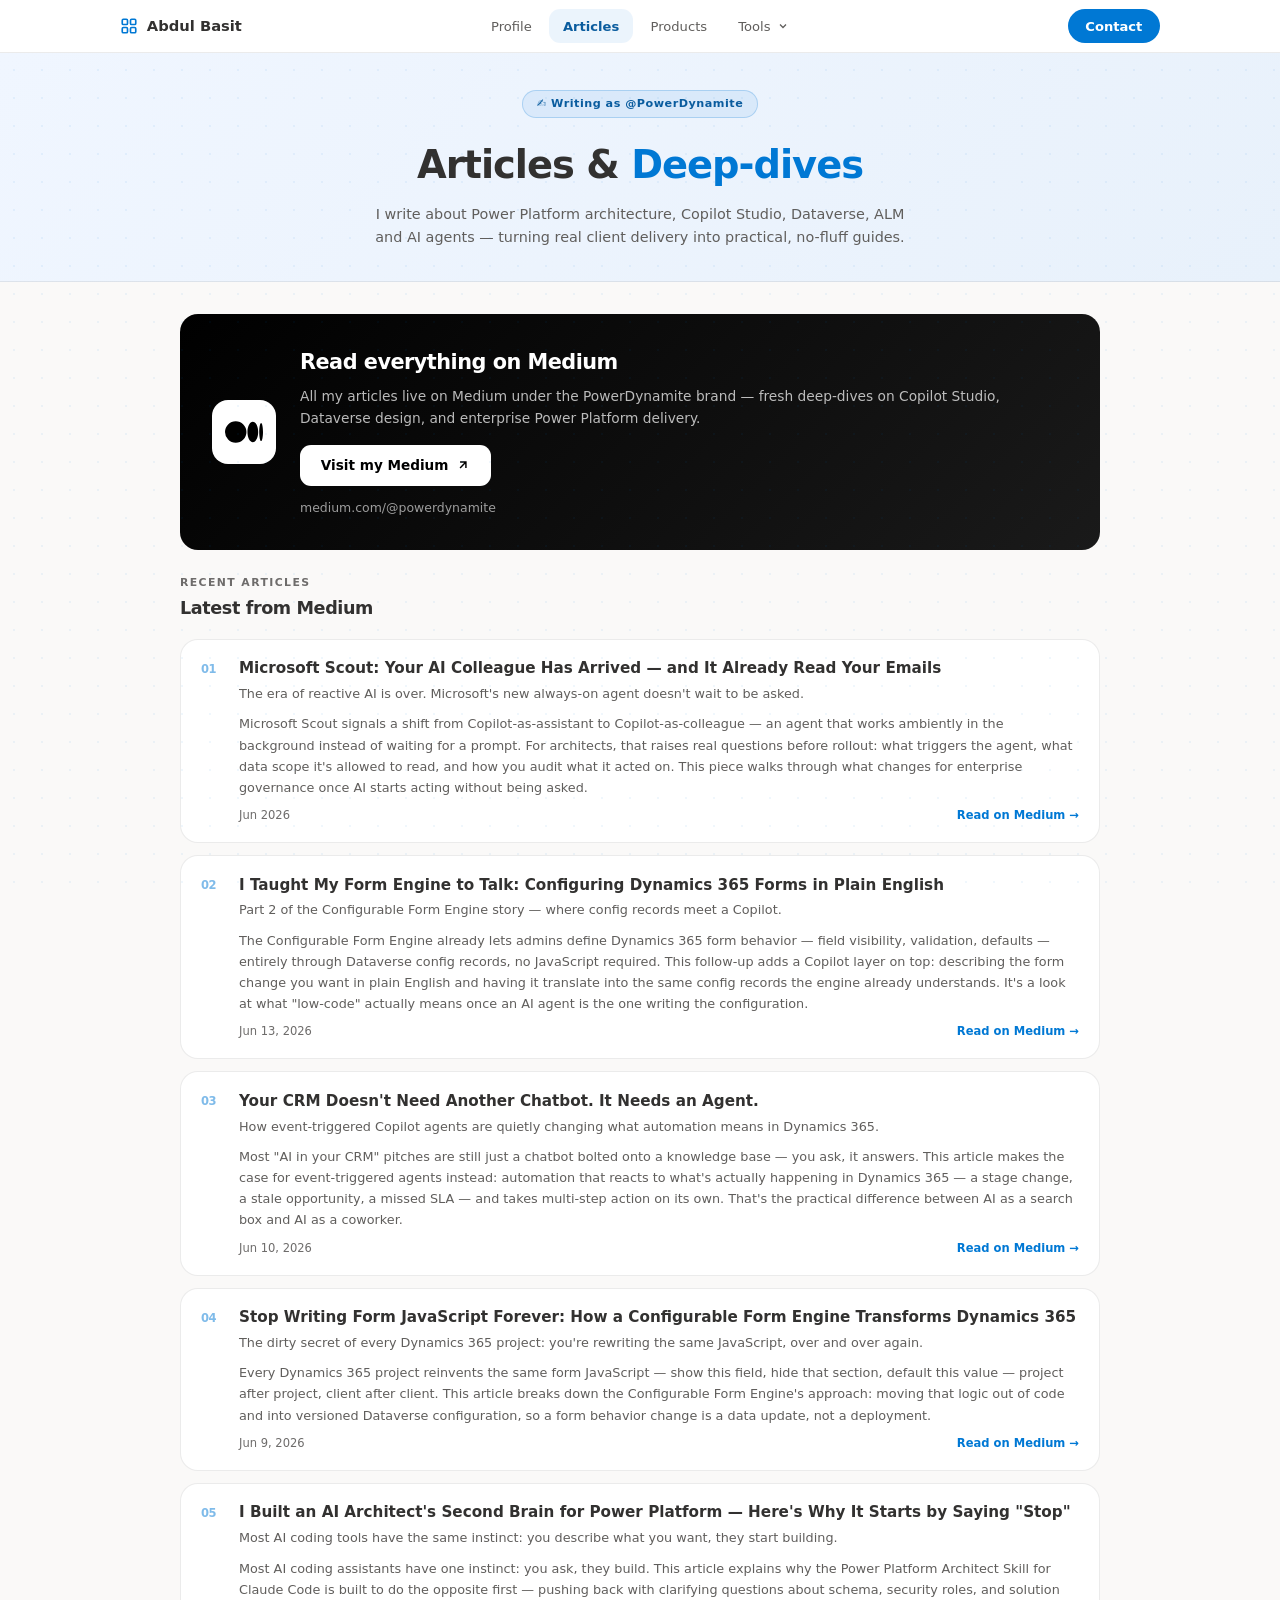
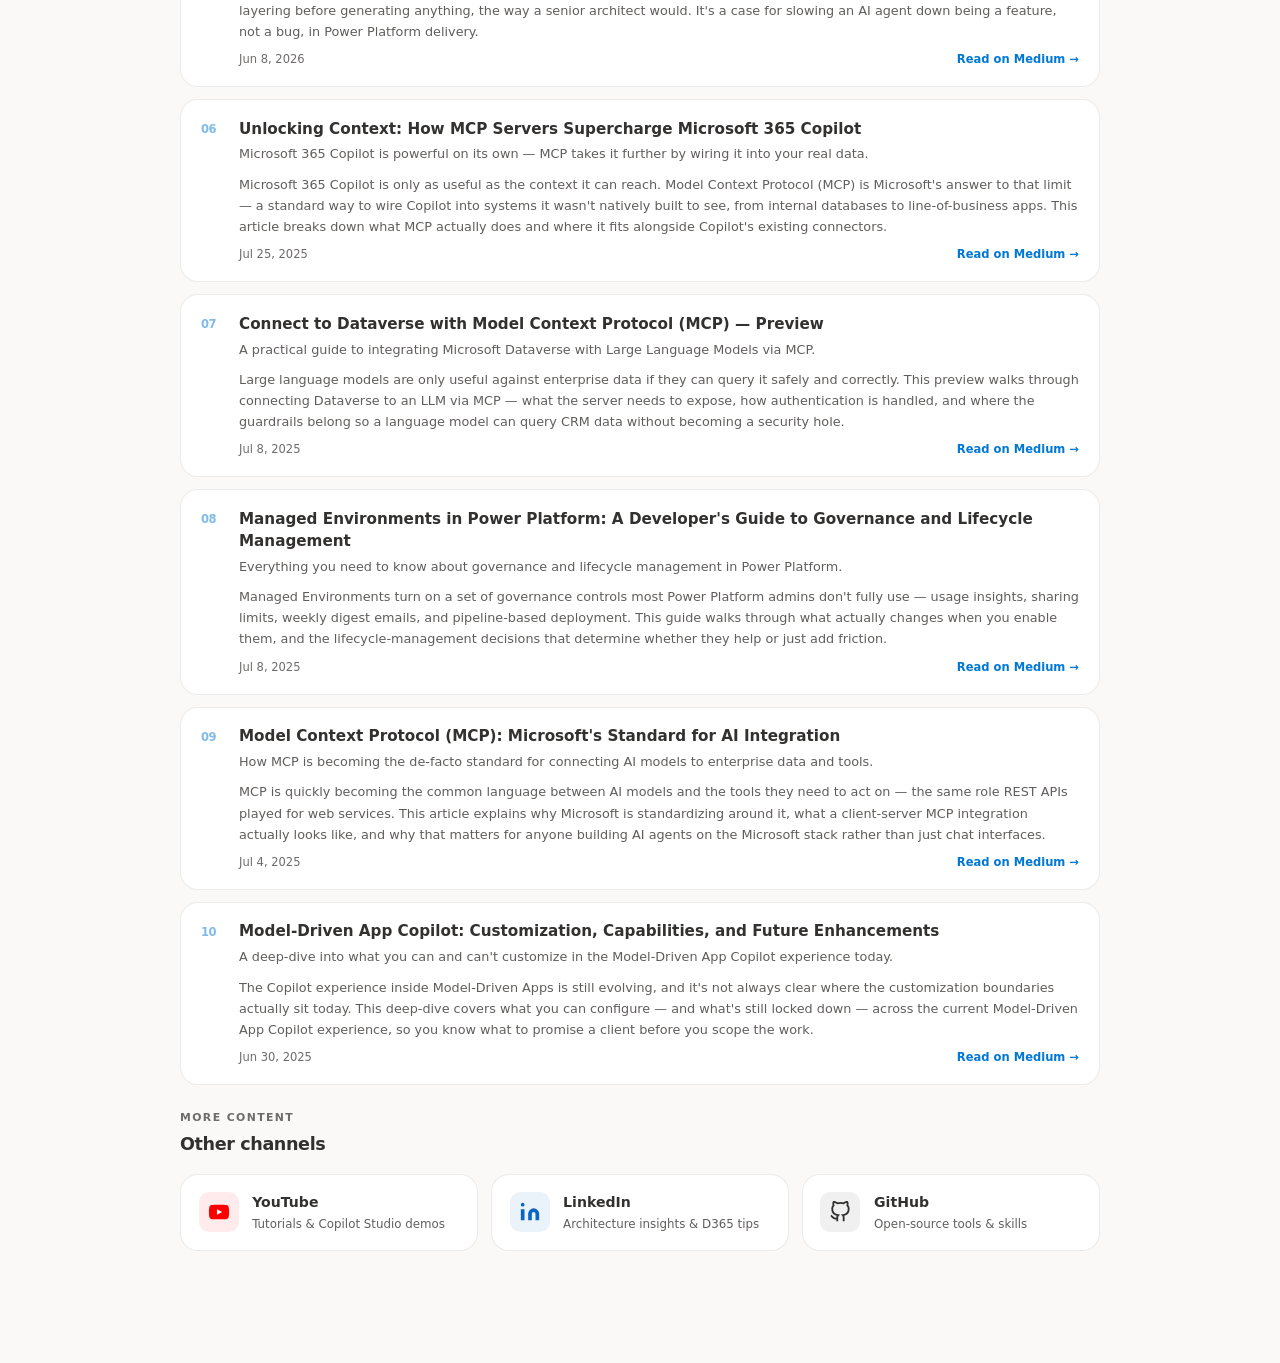
<file: articles.html>
<!DOCTYPE html>
<html lang="en">
<head>
  <meta charset="UTF-8">
  <meta name="viewport" content="width=device-width, initial-scale=1.0">
  <title>Power Platform & Copilot Studio Articles | Abdul Basit · PowerDynamite</title>
  <meta name="description" content="In-depth articles on Power Platform architecture, Dataverse, Copilot Studio AI agents, ALM pipelines, and D365 CE — written by senior architect Abdul Basit (@PowerDynamite).">

  <!-- Favicon -->
  <link rel="icon" type="image/svg+xml" href="favicon.svg">

  <!-- Open Graph -->
  <meta property="og:type" content="website">
  <meta property="og:url" content="https://powerdynamite.github.io/articles.html">
  <meta property="og:title" content="Articles — Abdul Basit · PowerDynamite">
  <meta property="og:description" content="Deep-dives on Power Platform architecture, Copilot Studio, Dataverse, ALM and AI agents. No fluff — real delivery lessons.">
  <meta property="og:image" content="https://powerdynamite.github.io/og-image.svg">
  <meta property="og:image:width" content="1200">
  <meta property="og:image:height" content="630">
  <meta property="og:site_name" content="Abdul Basit · PowerDynamite">
  <meta name="twitter:card" content="summary_large_image">
  <meta name="twitter:title" content="Articles — Abdul Basit · PowerDynamite">
  <meta name="twitter:description" content="Deep-dives on Power Platform, Copilot Studio and AI agents.">
  <meta name="twitter:image" content="https://powerdynamite.github.io/og-image.svg">
  <link rel="canonical" href="https://powerdynamite.github.io/articles.html">

  <link rel="stylesheet" href="css/core.css">
  <link rel="stylesheet" href="css/pages/articles.css">
</head>
<body class="art-page">

<main class="page-main">
<script src="js/nav-inject.js" data-active="articles"></script>

<div class="page-hero">
  <div class="page-hero-badge">✍️ Writing as @PowerDynamite</div>
  <h1>Articles &amp; <span>Deep-dives</span></h1>
  <p>I write about Power Platform architecture, Copilot Studio, Dataverse, ALM and AI agents — turning real client delivery into practical, no-fluff guides.</p>
</div>

<div class="art-wrap">

  <!-- Featured Medium CTA -->
  <div class="art-featured">
    <div class="art-featured-icon">
      <svg width="38" height="38" viewBox="0 0 24 24" fill="#000" aria-hidden="true"><path d="M13.54 12a6.8 6.8 0 0 1-6.77 6.82A6.8 6.8 0 0 1 0 12a6.8 6.8 0 0 1 6.77-6.82A6.8 6.8 0 0 1 13.54 12zm7.42 0c0 3.54-1.51 6.42-3.38 6.42-1.87 0-3.39-2.88-3.39-6.42s1.52-6.42 3.39-6.42 3.38 2.88 3.38 6.42M24 12c0 3.17-.53 5.75-1.19 5.75-.66 0-1.19-2.58-1.19-5.75s.53-5.75 1.19-5.75C23.47 6.25 24 8.83 24 12z"/></svg>
    </div>
    <div class="art-featured-body">
      <h2>Read everything on Medium</h2>
      <p>All my articles live on Medium under the PowerDynamite brand — fresh deep-dives on Copilot Studio, Dataverse design, and enterprise Power Platform delivery.</p>
      <a href="https://medium.com/@powerdynamite" target="_blank" rel="noopener" class="art-featured-cta">
        Visit my Medium
        <svg width="14" height="14" viewBox="0 0 24 24" fill="none" stroke="currentColor" stroke-width="2.5"><path d="M7 17 17 7M7 7h10v10"/></svg>
      </a>
      <div class="art-featured-handle">medium.com/@powerdynamite</div>
    </div>
  </div>

  <!-- Recent articles -->
  <div>
    <div class="art-section-label">Recent articles</div>
    <div class="art-section-title">Latest from Medium</div>
    <div class="article-list">

      <a href="https://powerdynamite.medium.com/microsoft-scout-your-ai-colleague-has-arrived-and-it-already-read-your-emails-e7e41138c71b" target="_blank" rel="noopener" class="article-card">
        <div class="article-card-num">01</div>
        <div class="article-card-body">
          <div class="article-card-title">Microsoft Scout: Your AI Colleague Has Arrived — and It Already Read Your Emails</div>
          <div class="article-card-desc">The era of reactive AI is over. Microsoft's new always-on agent doesn't wait to be asked.</div>
          <p class="article-card-summary">Microsoft Scout signals a shift from Copilot-as-assistant to Copilot-as-colleague — an agent that works ambiently in the background instead of waiting for a prompt. For architects, that raises real questions before rollout: what triggers the agent, what data scope it's allowed to read, and how you audit what it acted on. This piece walks through what changes for enterprise governance once AI starts acting without being asked.</p>
          <div class="article-card-meta">
            <span class="article-card-date">Jun 2026</span>
            <span class="article-card-read">Read on Medium →</span>
          </div>
        </div>
      </a>

      <a href="https://powerdynamite.medium.com/i-taught-my-form-engine-to-talk-configuring-dynamics-365-forms-in-plain-english-ca61760505a2" target="_blank" rel="noopener" class="article-card">
        <div class="article-card-num">02</div>
        <div class="article-card-body">
          <div class="article-card-title">I Taught My Form Engine to Talk: Configuring Dynamics 365 Forms in Plain English</div>
          <div class="article-card-desc">Part 2 of the Configurable Form Engine story — where config records meet a Copilot.</div>
          <p class="article-card-summary">The Configurable Form Engine already lets admins define Dynamics 365 form behavior — field visibility, validation, defaults — entirely through Dataverse config records, no JavaScript required. This follow-up adds a Copilot layer on top: describing the form change you want in plain English and having it translate into the same config records the engine already understands. It's a look at what "low-code" actually means once an AI agent is the one writing the configuration.</p>
          <div class="article-card-meta">
            <span class="article-card-date">Jun 13, 2026</span>
            <span class="article-card-read">Read on Medium →</span>
          </div>
        </div>
      </a>

      <a href="https://powerdynamite.medium.com/your-crm-doesnt-need-another-chatbot-it-needs-an-agent-4af7179113be" target="_blank" rel="noopener" class="article-card">
        <div class="article-card-num">03</div>
        <div class="article-card-body">
          <div class="article-card-title">Your CRM Doesn't Need Another Chatbot. It Needs an Agent.</div>
          <div class="article-card-desc">How event-triggered Copilot agents are quietly changing what automation means in Dynamics 365.</div>
          <p class="article-card-summary">Most "AI in your CRM" pitches are still just a chatbot bolted onto a knowledge base — you ask, it answers. This article makes the case for event-triggered agents instead: automation that reacts to what's actually happening in Dynamics 365 — a stage change, a stale opportunity, a missed SLA — and takes multi-step action on its own. That's the practical difference between AI as a search box and AI as a coworker.</p>
          <div class="article-card-meta">
            <span class="article-card-date">Jun 10, 2026</span>
            <span class="article-card-read">Read on Medium →</span>
          </div>
        </div>
      </a>

      <a href="https://powerdynamite.medium.com/stop-writing-form-javascript-forever-how-a-configurable-form-engine-transforms-dynamics-365-4987ca282af3" target="_blank" rel="noopener" class="article-card">
        <div class="article-card-num">04</div>
        <div class="article-card-body">
          <div class="article-card-title">Stop Writing Form JavaScript Forever: How a Configurable Form Engine Transforms Dynamics 365</div>
          <div class="article-card-desc">The dirty secret of every Dynamics 365 project: you're rewriting the same JavaScript, over and over again.</div>
          <p class="article-card-summary">Every Dynamics 365 project reinvents the same form JavaScript — show this field, hide that section, default this value — project after project, client after client. This article breaks down the Configurable Form Engine's approach: moving that logic out of code and into versioned Dataverse configuration, so a form behavior change is a data update, not a deployment.</p>
          <div class="article-card-meta">
            <span class="article-card-date">Jun 9, 2026</span>
            <span class="article-card-read">Read on Medium →</span>
          </div>
        </div>
      </a>

      <a href="https://powerdynamite.medium.com/i-built-an-ai-architects-second-brain-for-power-platform-here-s-why-it-starts-by-saying-stop-c4410cd40455" target="_blank" rel="noopener" class="article-card">
        <div class="article-card-num">05</div>
        <div class="article-card-body">
          <div class="article-card-title">I Built an AI Architect's Second Brain for Power Platform — Here's Why It Starts by Saying "Stop"</div>
          <div class="article-card-desc">Most AI coding tools have the same instinct: you describe what you want, they start building.</div>
          <p class="article-card-summary">Most AI coding assistants have one instinct: you ask, they build. This article explains why the Power Platform Architect Skill for Claude Code is built to do the opposite first — pushing back with clarifying questions about schema, security roles, and solution layering before generating anything, the way a senior architect would. It's a case for slowing an AI agent down being a feature, not a bug, in Power Platform delivery.</p>
          <div class="article-card-meta">
            <span class="article-card-date">Jun 8, 2026</span>
            <span class="article-card-read">Read on Medium →</span>
          </div>
        </div>
      </a>

      <a href="https://powerdynamite.medium.com/unlocking-context-how-mcp-servers-supercharge-microsoft-365-copilot-19d18a3366bb" target="_blank" rel="noopener" class="article-card">
        <div class="article-card-num">06</div>
        <div class="article-card-body">
          <div class="article-card-title">Unlocking Context: How MCP Servers Supercharge Microsoft 365 Copilot</div>
          <div class="article-card-desc">Microsoft 365 Copilot is powerful on its own — MCP takes it further by wiring it into your real data.</div>
          <p class="article-card-summary">Microsoft 365 Copilot is only as useful as the context it can reach. Model Context Protocol (MCP) is Microsoft's answer to that limit — a standard way to wire Copilot into systems it wasn't natively built to see, from internal databases to line-of-business apps. This article breaks down what MCP actually does and where it fits alongside Copilot's existing connectors.</p>
          <div class="article-card-meta">
            <span class="article-card-date">Jul 25, 2025</span>
            <span class="article-card-read">Read on Medium →</span>
          </div>
        </div>
      </a>

      <a href="https://powerdynamite.medium.com/connect-to-dataverse-with-model-context-protocol-mcp-preview-34059e7789f3" target="_blank" rel="noopener" class="article-card">
        <div class="article-card-num">07</div>
        <div class="article-card-body">
          <div class="article-card-title">Connect to Dataverse with Model Context Protocol (MCP) — Preview</div>
          <div class="article-card-desc">A practical guide to integrating Microsoft Dataverse with Large Language Models via MCP.</div>
          <p class="article-card-summary">Large language models are only useful against enterprise data if they can query it safely and correctly. This preview walks through connecting Dataverse to an LLM via MCP — what the server needs to expose, how authentication is handled, and where the guardrails belong so a language model can query CRM data without becoming a security hole.</p>
          <div class="article-card-meta">
            <span class="article-card-date">Jul 8, 2025</span>
            <span class="article-card-read">Read on Medium →</span>
          </div>
        </div>
      </a>

      <a href="https://powerdynamite.medium.com/managed-environments-in-power-platform-a-developers-guide-to-governance-and-lifecycle-management-71b35291f8ce" target="_blank" rel="noopener" class="article-card">
        <div class="article-card-num">08</div>
        <div class="article-card-body">
          <div class="article-card-title">Managed Environments in Power Platform: A Developer's Guide to Governance and Lifecycle Management</div>
          <div class="article-card-desc">Everything you need to know about governance and lifecycle management in Power Platform.</div>
          <p class="article-card-summary">Managed Environments turn on a set of governance controls most Power Platform admins don't fully use — usage insights, sharing limits, weekly digest emails, and pipeline-based deployment. This guide walks through what actually changes when you enable them, and the lifecycle-management decisions that determine whether they help or just add friction.</p>
          <div class="article-card-meta">
            <span class="article-card-date">Jul 8, 2025</span>
            <span class="article-card-read">Read on Medium →</span>
          </div>
        </div>
      </a>

      <a href="https://powerdynamite.medium.com/model-context-protocol-mcp-microsofts-standard-for-ai-integration-92d359130448" target="_blank" rel="noopener" class="article-card">
        <div class="article-card-num">09</div>
        <div class="article-card-body">
          <div class="article-card-title">Model Context Protocol (MCP): Microsoft's Standard for AI Integration</div>
          <div class="article-card-desc">How MCP is becoming the de-facto standard for connecting AI models to enterprise data and tools.</div>
          <p class="article-card-summary">MCP is quickly becoming the common language between AI models and the tools they need to act on — the same role REST APIs played for web services. This article explains why Microsoft is standardizing around it, what a client-server MCP integration actually looks like, and why that matters for anyone building AI agents on the Microsoft stack rather than just chat interfaces.</p>
          <div class="article-card-meta">
            <span class="article-card-date">Jul 4, 2025</span>
            <span class="article-card-read">Read on Medium →</span>
          </div>
        </div>
      </a>

      <a href="https://powerdynamite.medium.com/model-driven-app-copilot-customization-capabilities-and-future-enhancements-a40e68fe05fe" target="_blank" rel="noopener" class="article-card">
        <div class="article-card-num">10</div>
        <div class="article-card-body">
          <div class="article-card-title">Model-Driven App Copilot: Customization, Capabilities, and Future Enhancements</div>
          <div class="article-card-desc">A deep-dive into what you can and can't customize in the Model-Driven App Copilot experience today.</div>
          <p class="article-card-summary">The Copilot experience inside Model-Driven Apps is still evolving, and it's not always clear where the customization boundaries actually sit today. This deep-dive covers what you can configure — and what's still locked down — across the current Model-Driven App Copilot experience, so you know what to promise a client before you scope the work.</p>
          <div class="article-card-meta">
            <span class="article-card-date">Jun 30, 2025</span>
            <span class="article-card-read">Read on Medium →</span>
          </div>
        </div>
      </a>

    </div>
  </div>

  <!-- Other channels -->
  <div>
    <div class="art-section-label">More content</div>
    <div class="art-section-title">Other channels</div>
    <div class="channels">
      <a href="https://www.youtube.com/@powerdynamite365" target="_blank" rel="noopener" class="channel">
        <div class="channel-icon" style="background:rgba(255,0,0,.08)"><svg width="22" height="22" viewBox="0 0 24 24" fill="#ff0000"><path d="M22.54 6.42a2.78 2.78 0 0 0-1.94-1.96C18.88 4 12 4 12 4s-6.88 0-8.6.46a2.78 2.78 0 0 0-1.94 1.96A29 29 0 0 0 1 12a29 29 0 0 0 .46 5.58A2.78 2.78 0 0 0 3.4 19.54C5.12 20 12 20 12 20s6.88 0 8.6-.46a2.78 2.78 0 0 0 1.94-1.96A29 29 0 0 0 23 12a29 29 0 0 0-.46-5.58z"/><polygon fill="white" points="9.75,15.02 15.5,12 9.75,8.98 9.75,15.02"/></svg></div>
        <div><div class="channel-name">YouTube</div><div class="channel-desc">Tutorials &amp; Copilot Studio demos</div></div>
      </a>
      <a href="https://www.linkedin.com/in/mrabdulbasit1999/" target="_blank" rel="noopener" class="channel">
        <div class="channel-icon" style="background:rgba(10,102,194,.08)"><svg width="22" height="22" viewBox="0 0 24 24" fill="#0a66c2"><path d="M16 8a6 6 0 0 1 6 6v7h-4v-7a2 2 0 0 0-2-2 2 2 0 0 0-2 2v7h-4v-7a6 6 0 0 1 6-6z"/><rect x="2" y="9" width="4" height="12"/><circle cx="4" cy="4" r="2"/></svg></div>
        <div><div class="channel-name">LinkedIn</div><div class="channel-desc">Architecture insights &amp; D365 tips</div></div>
      </a>
      <a href="https://github.com/powerdynamite" target="_blank" rel="noopener" class="channel">
        <div class="channel-icon" style="background:rgba(0,0,0,.06)"><svg width="22" height="22" viewBox="0 0 24 24" fill="none" stroke="currentColor" stroke-width="2"><path d="M9 19c-5 1.5-5-2.5-7-3m14 6v-3.87a3.37 3.37 0 0 0-.94-2.61c3.14-.35 6.44-1.54 6.44-7A5.44 5.44 0 0 0 20 4.77 5.07 5.07 0 0 0 19.91 1S18.73.65 16 2.48a13.38 13.38 0 0 0-7 0C6.27.65 5.09 1 5.09 1A5.07 5.07 0 0 0 5 4.77a5.44 5.44 0 0 0-1.5 3.78c0 5.42 3.3 6.61 6.44 7A3.37 3.37 0 0 0 9 18.13V22"/></svg></div>
        <div><div class="channel-name">GitHub</div><div class="channel-desc">Open-source tools &amp; skills</div></div>
      </a>
    </div>
  </div>

</div>
</main>
</body>
</html>
</file>
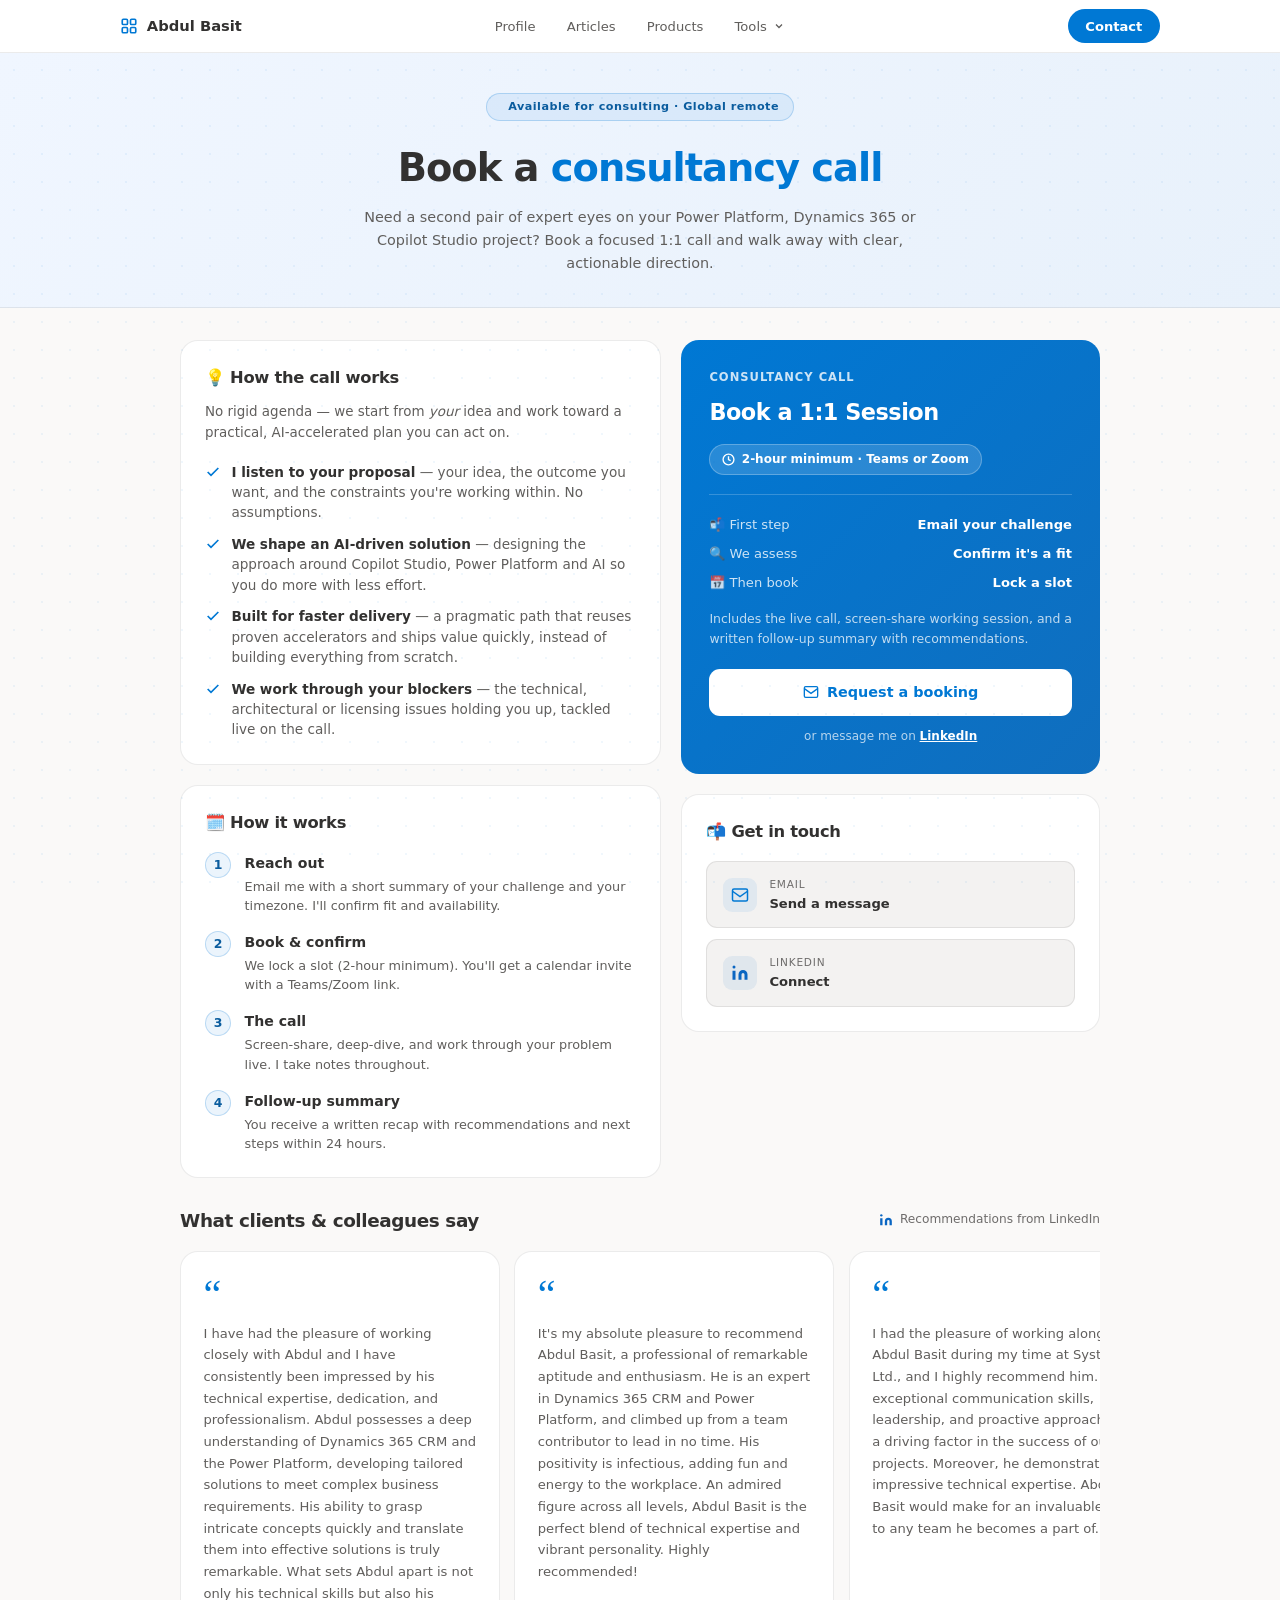
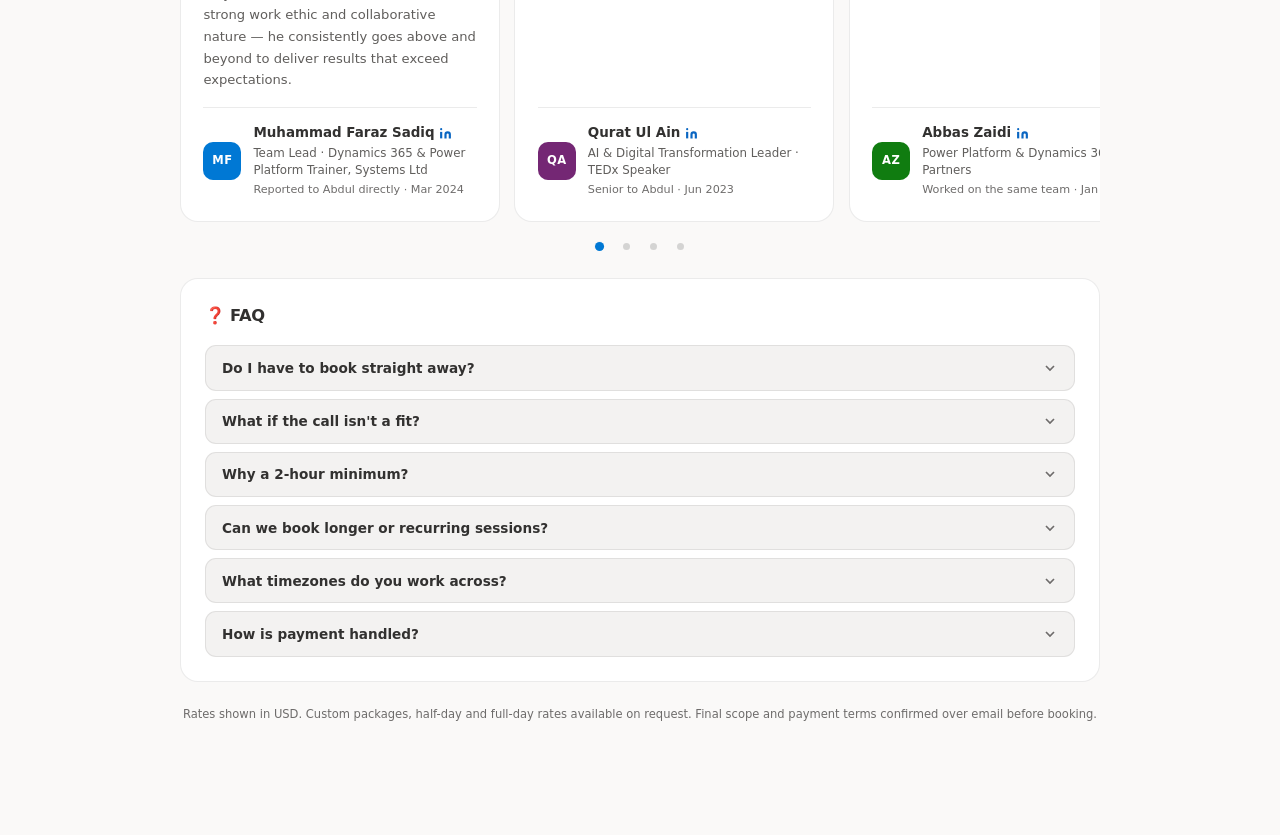
<file: contact.html>
<!DOCTYPE html>
<html lang="en">
<head>
  <meta charset="UTF-8">
  <meta name="viewport" content="width=device-width, initial-scale=1.0">
  <title>Book a Call with a Power Platform Expert & AI Expert | Abdul Basit</title>
  <meta name="description" content="Book a 1:1 consulting call with Abdul Basit — Power Platform expert and AI expert covering Dynamics 365, Copilot Studio agents, and RAG solutions. Free first 15 minutes.">

  <!-- Favicon -->
  <link rel="icon" type="image/svg+xml" href="favicon.svg">

  <!-- Open Graph -->
  <meta property="og:type" content="website">
  <meta property="og:url" content="https://powerdynamite.github.io/contact.html">
  <meta property="og:title" content="Book a Consultancy Call — Abdul Basit">
  <meta property="og:description" content="Power Platform & Copilot Studio expert available for 1:1 consultancy calls. Discuss your challenge and get a practical, AI-driven solution plan.">
  <meta property="og:image" content="https://powerdynamite.github.io/og-image.svg">
  <meta property="og:image:width" content="1200">
  <meta property="og:image:height" content="630">
  <meta property="og:site_name" content="Abdul Basit · PowerDynamite">
  <meta name="twitter:card" content="summary_large_image">
  <meta name="twitter:title" content="Book a Consultancy Call — Abdul Basit">
  <meta name="twitter:description" content="Power Platform & Copilot Studio expert available for 1:1 consultancy calls. 100% refund if not a fit in the first 15 min.">
  <meta name="twitter:image" content="https://powerdynamite.github.io/og-image.svg">
  <link rel="canonical" href="https://powerdynamite.github.io/contact.html">

  <script type="application/ld+json">
  {
    "@context": "https://schema.org",
    "@type": "FAQPage",
    "mainEntity": [
      {
        "@type": "Question",
        "name": "Do I have to book straight away?",
        "acceptedAnswer": {
          "@type": "Answer",
          "text": "No. Just email your highlighted issues first and I'll let you know honestly whether it falls within my expertise — before you commit to anything."
        }
      },
      {
        "@type": "Question",
        "name": "What if the call isn't a fit?",
        "acceptedAnswer": {
          "@type": "Answer",
          "text": "If within the first 15 minutes either of us feels it's not what you (or I) expected, a 100% refund is arranged — no awkwardness, no problem."
        }
      },
      {
        "@type": "Question",
        "name": "Why a 2-hour minimum?",
        "acceptedAnswer": {
          "@type": "Answer",
          "text": "Meaningful architecture and troubleshooting work needs room to go deep. Two hours lets us understand the context, diagnose properly, and reach concrete recommendations — not a rushed surface-level chat."
        }
      },
      {
        "@type": "Question",
        "name": "Can we book longer or recurring sessions?",
        "acceptedAnswer": {
          "@type": "Answer",
          "text": "Absolutely. Half-day, full-day and ongoing advisory retainers are available — just mention it when you reach out and we'll tailor a package."
        }
      },
      {
        "@type": "Question",
        "name": "What timezones do you work across?",
        "acceptedAnswer": {
          "@type": "Answer",
          "text": "I work 100% remote and have delivered for clients in the UAE, Australia and Germany — so I'm flexible across most timezones."
        }
      },
      {
        "@type": "Question",
        "name": "How is payment handled?",
        "acceptedAnswer": {
          "@type": "Answer",
          "text": "Payment is arranged up front once we confirm the booking. Details are shared over email."
        }
      }
    ]
  }
  </script>

  <link rel="stylesheet" href="css/core.css">
  <link rel="stylesheet" href="css/pages/contact.css">
</head>
<body class="ct-page">

<main class="page-main">
<script src="js/nav-inject.js" data-active="contact"></script>

<div class="page-hero">
  <div class="page-hero-badge"><span class="dot"></span>Available for consulting · Global remote</div>
  <h1>Book a <span>consultancy call</span></h1>
  <p>Need a second pair of expert eyes on your Power Platform, Dynamics 365 or Copilot Studio project? Book a focused 1:1 call and walk away with clear, actionable direction.</p>
</div>

<div class="ct-wrap">
  <div class="ct-grid">

    <!-- LEFT: details -->
    <div>
      <div class="ct-card">
        <div class="ct-card-title">💡 How the call works</div>
        <p style="font-size:0.84rem; color:var(--muted); line-height:1.6; margin:-0.4rem 0 1.1rem;">No rigid agenda — we start from <em>your</em> idea and work toward a practical, AI-accelerated plan you can act on.</p>
        <ul class="incl-list">
          <li><svg width="16" height="16" viewBox="0 0 24 24" fill="none" stroke="currentColor" stroke-width="2.5"><polyline points="20 6 9 17 4 12"/></svg><span><strong>I listen to your proposal</strong> — your idea, the outcome you want, and the constraints you're working within. No assumptions.</span></li>
          <li><svg width="16" height="16" viewBox="0 0 24 24" fill="none" stroke="currentColor" stroke-width="2.5"><polyline points="20 6 9 17 4 12"/></svg><span><strong>We shape an AI-driven solution</strong> — designing the approach around Copilot Studio, Power Platform and AI so you do more with less effort.</span></li>
          <li><svg width="16" height="16" viewBox="0 0 24 24" fill="none" stroke="currentColor" stroke-width="2.5"><polyline points="20 6 9 17 4 12"/></svg><span><strong>Built for faster delivery</strong> — a pragmatic path that reuses proven accelerators and ships value quickly, instead of building everything from scratch.</span></li>
          <li><svg width="16" height="16" viewBox="0 0 24 24" fill="none" stroke="currentColor" stroke-width="2.5"><polyline points="20 6 9 17 4 12"/></svg><span><strong>We work through your blockers</strong> — the technical, architectural or licensing issues holding you up, tackled live on the call.</span></li>
        </ul>
      </div>

      <div class="ct-card">
        <div class="ct-card-title">🗓️ How it works</div>
        <div class="steps">
          <div class="step"><div class="step-num">1</div><div><div class="step-body-title">Reach out</div><div class="step-body-desc">Email me with a short summary of your challenge and your timezone. I'll confirm fit and availability.</div></div></div>
          <div class="step"><div class="step-num">2</div><div><div class="step-body-title">Book &amp; confirm</div><div class="step-body-desc">We lock a slot (2-hour minimum). You'll get a calendar invite with a Teams/Zoom link.</div></div></div>
          <div class="step"><div class="step-num">3</div><div><div class="step-body-title">The call</div><div class="step-body-desc">Screen-share, deep-dive, and work through your problem live. I take notes throughout.</div></div></div>
          <div class="step"><div class="step-num">4</div><div><div class="step-body-title">Follow-up summary</div><div class="step-body-desc">You receive a written recap with recommendations and next steps within 24 hours.</div></div></div>
        </div>
      </div>

    </div>

    <!-- RIGHT: rate card -->
    <div>
      <div class="rate-card">
        <div class="rate-card-label">Consultancy call</div>
        <div style="font-size:1.4rem; font-weight:800; letter-spacing:-0.5px; margin:0.5rem 0 0.25rem;">Book a 1:1 Session</div>
        <div class="rate-card-min">
          <svg width="13" height="13" viewBox="0 0 24 24" fill="none" stroke="currentColor" stroke-width="2.5"><circle cx="12" cy="12" r="10"/><polyline points="12 6 12 12 16 14"/></svg>
          2-hour minimum · Teams or Zoom
        </div>
        <div class="rate-card-divider"></div>
        <div class="rate-card-row">
          <span>📬 First step</span><span>Email your challenge</span>
        </div>
        <div class="rate-card-row">
          <span>🔍 We assess</span><span>Confirm it's a fit</span>
        </div>
        <div class="rate-card-row">
          <span>📅 Then book</span><span>Lock a slot</span>
        </div>
        <div class="rate-card-note">Includes the live call, screen-share working session, and a written follow-up summary with recommendations.</div>
        <a href="mailto:mrabdulbasit1999@gmail.com?subject=Consultancy%20call%20booking&body=Hi%20Abdul%2C%0A%0AI'd%20like%20to%20book%20a%20consultancy%20call.%0A%0AChallenge%2Ftopic%3A%20%0APreferred%20dates%2Ftimes%3A%20%0AMy%20timezone%3A%20%0A%0AThanks!" class="rate-card-cta">
          <svg width="16" height="16" viewBox="0 0 24 24" fill="none" stroke="currentColor" stroke-width="2"><rect x="2" y="4" width="20" height="16" rx="2"/><path d="m2 7 10 7 10-7"/></svg>
          Request a booking
        </a>
        <div class="rate-card-alt">or message me on <a href="https://www.linkedin.com/in/mrabdulbasit1999/" target="_blank" rel="noopener">LinkedIn</a></div>
      </div>

      <div class="ct-card" style="margin-top:1.25rem;">
        <div class="ct-card-title">📬 Get in touch</div>
        <div class="ct-contacts">
          <a href="mailto:mrabdulbasit1999@gmail.com" class="ct-contact">
            <div class="ct-contact-icon" style="background:var(--accent-lo)"><svg width="18" height="18" viewBox="0 0 24 24" fill="none" stroke="var(--accent)" stroke-width="2"><rect x="2" y="4" width="20" height="16" rx="2"/><path d="m2 7 10 7 10-7"/></svg></div>
            <div><div class="ct-contact-label">Email</div><div class="ct-contact-value">Send a message</div></div>
          </a>
          <a href="https://www.linkedin.com/in/mrabdulbasit1999/" target="_blank" rel="noopener" class="ct-contact">
            <div class="ct-contact-icon" style="background:rgba(10,102,194,.08)"><svg width="18" height="18" viewBox="0 0 24 24" fill="#0a66c2"><path d="M16 8a6 6 0 0 1 6 6v7h-4v-7a2 2 0 0 0-2-2 2 2 0 0 0-2 2v7h-4v-7a6 6 0 0 1 6-6z"/><rect x="2" y="9" width="4" height="12"/><circle cx="4" cy="4" r="2"/></svg></div>
            <div><div class="ct-contact-label">LinkedIn</div><div class="ct-contact-value">Connect</div></div>
          </a>
        </div>
      </div>
    </div>

  </div>

  <!-- Testimonials -->
  <div class="tst-head">
    <div class="tst-title">What clients &amp; colleagues say</div>
    <div class="tst-sub">
      <svg width="14" height="14" viewBox="0 0 24 24" fill="#0a66c2"><path d="M16 8a6 6 0 0 1 6 6v7h-4v-7a2 2 0 0 0-2-2 2 2 0 0 0-2 2v7h-4v-7a6 6 0 0 1 6-6z"/><rect x="2" y="9" width="4" height="12"/><circle cx="4" cy="4" r="2"/></svg>
      Recommendations from LinkedIn
    </div>
  </div>
  <div class="tst-carousel"><div class="tst-track" id="tstTrack">

    <div class="tst-card">
      <span class="tst-mark">&ldquo;</span>
      <div class="tst-text">I have had the pleasure of working closely with Abdul and I have consistently been impressed by his technical expertise, dedication, and professionalism. Abdul possesses a deep understanding of Dynamics 365 CRM and the Power Platform, developing tailored solutions to meet complex business requirements. His ability to grasp intricate concepts quickly and translate them into effective solutions is truly remarkable. What sets Abdul apart is not only his technical skills but also his strong work ethic and collaborative nature — he consistently goes above and beyond to deliver results that exceed expectations.</div>
      <div class="tst-author">
        <div class="tst-avatar" style="background:#0078d4">MF</div>
        <div>
          <div class="tst-name">Muhammad Faraz Sadiq <svg width="13" height="13" viewBox="0 0 24 24" fill="currentColor"><path d="M16 8a6 6 0 0 1 6 6v7h-4v-7a2 2 0 0 0-2-2 2 2 0 0 0-2 2v7h-4v-7a6 6 0 0 1 6-6z"/><rect x="2" y="9" width="4" height="12"/><circle cx="4" cy="4" r="2"/></svg></div>
          <div class="tst-role">Team Lead · Dynamics 365 &amp; Power Platform Trainer, Systems Ltd</div>
          <div class="tst-rel">Reported to Abdul directly · Mar 2024</div>
        </div>
      </div>
    </div>

    <div class="tst-card">
      <span class="tst-mark">&ldquo;</span>
      <div class="tst-text">It's my absolute pleasure to recommend Abdul Basit, a professional of remarkable aptitude and enthusiasm. He is an expert in Dynamics 365 CRM and Power Platform, and climbed up from a team contributor to lead in no time. His positivity is infectious, adding fun and energy to the workplace. An admired figure across all levels, Abdul Basit is the perfect blend of technical expertise and vibrant personality. Highly recommended!</div>
      <div class="tst-author">
        <div class="tst-avatar" style="background:#742774">QA</div>
        <div>
          <div class="tst-name">Qurat Ul Ain <svg width="13" height="13" viewBox="0 0 24 24" fill="currentColor"><path d="M16 8a6 6 0 0 1 6 6v7h-4v-7a2 2 0 0 0-2-2 2 2 0 0 0-2 2v7h-4v-7a6 6 0 0 1 6-6z"/><rect x="2" y="9" width="4" height="12"/><circle cx="4" cy="4" r="2"/></svg></div>
          <div class="tst-role">AI &amp; Digital Transformation Leader · TEDx Speaker</div>
          <div class="tst-rel">Senior to Abdul · Jun 2023</div>
        </div>
      </div>
    </div>

    <div class="tst-card">
      <span class="tst-mark">&ldquo;</span>
      <div class="tst-text">I had the pleasure of working alongside Abdul Basit during my time at Systems Ltd., and I highly recommend him. His exceptional communication skills, leadership, and proactive approach were a driving factor in the success of our projects. Moreover, he demonstrated impressive technical expertise. Abdul Basit would make for an invaluable asset to any team he becomes a part of.</div>
      <div class="tst-author">
        <div class="tst-avatar" style="background:#107c10">AZ</div>
        <div>
          <div class="tst-name">Abbas Zaidi <svg width="13" height="13" viewBox="0 0 24 24" fill="currentColor"><path d="M16 8a6 6 0 0 1 6 6v7h-4v-7a2 2 0 0 0-2-2 2 2 0 0 0-2 2v7h-4v-7a6 6 0 0 1 6-6z"/><rect x="2" y="9" width="4" height="12"/><circle cx="4" cy="4" r="2"/></svg></div>
          <div class="tst-role">Power Platform &amp; Dynamics 365, EPM Partners</div>
          <div class="tst-rel">Worked on the same team · Jan 2024</div>
        </div>
      </div>
    </div>

    <div class="tst-card">
      <span class="tst-mark">&ldquo;</span>
      <div class="tst-text">I have worked with Abdul Basit on a couple of projects at Systems Ltd. I found Basit a thorough professional with a great sense of ownership. He is a very quick learner and adapts to new technologies very quickly. Apart from his technical abilities, I found Basit truly a team player with good soft skills too.</div>
      <div class="tst-author">
        <div class="tst-avatar" style="background:#d13438">SQ</div>
        <div>
          <div class="tst-name">Syed Qasim Abbas <svg width="13" height="13" viewBox="0 0 24 24" fill="currentColor"><path d="M16 8a6 6 0 0 1 6 6v7h-4v-7a2 2 0 0 0-2-2 2 2 0 0 0-2 2v7h-4v-7a6 6 0 0 1 6-6z"/><rect x="2" y="9" width="4" height="12"/><circle cx="4" cy="4" r="2"/></svg></div>
          <div class="tst-role">AI-Enabled Project Manager · Dynamics 365 Certified</div>
          <div class="tst-rel">Managed Abdul directly · Oct 2023</div>
        </div>
      </div>
    </div>

  </div></div>
  <div class="tst-dots" id="tstDots"></div>

  <div class="ct-card" style="margin-top:1.25rem;">
    <div class="ct-card-title">❓ FAQ</div>
    <div class="faq-acc">
      <div class="faq-item">
        <button class="faq-trigger"><span class="faq-q">Do I have to book straight away?</span><svg class="faq-chev" width="16" height="16" viewBox="0 0 24 24" fill="none" stroke="currentColor" stroke-width="2.5"><polyline points="6 9 12 15 18 9"/></svg></button>
        <div class="faq-panel"><div class="faq-a">No. Just email your highlighted issues first and I'll let you know honestly whether it falls within my expertise — before you commit to anything.</div></div>
      </div>
      <div class="faq-item">
        <button class="faq-trigger"><span class="faq-q">What if the call isn't a fit?</span><svg class="faq-chev" width="16" height="16" viewBox="0 0 24 24" fill="none" stroke="currentColor" stroke-width="2.5"><polyline points="6 9 12 15 18 9"/></svg></button>
        <div class="faq-panel"><div class="faq-a">If within the first 15 minutes either of us feels it's not what you (or I) expected, a 100% refund is arranged — no awkwardness, no problem.</div></div>
      </div>
      <div class="faq-item">
        <button class="faq-trigger"><span class="faq-q">Why a 2-hour minimum?</span><svg class="faq-chev" width="16" height="16" viewBox="0 0 24 24" fill="none" stroke="currentColor" stroke-width="2.5"><polyline points="6 9 12 15 18 9"/></svg></button>
        <div class="faq-panel"><div class="faq-a">Meaningful architecture and troubleshooting work needs room to go deep. Two hours lets us understand the context, diagnose properly, and reach concrete recommendations — not a rushed surface-level chat.</div></div>
      </div>
      <div class="faq-item">
        <button class="faq-trigger"><span class="faq-q">Can we book longer or recurring sessions?</span><svg class="faq-chev" width="16" height="16" viewBox="0 0 24 24" fill="none" stroke="currentColor" stroke-width="2.5"><polyline points="6 9 12 15 18 9"/></svg></button>
        <div class="faq-panel"><div class="faq-a">Absolutely. Half-day, full-day and ongoing advisory retainers are available — just mention it when you reach out and we'll tailor a package.</div></div>
      </div>
      <div class="faq-item">
        <button class="faq-trigger"><span class="faq-q">What timezones do you work across?</span><svg class="faq-chev" width="16" height="16" viewBox="0 0 24 24" fill="none" stroke="currentColor" stroke-width="2.5"><polyline points="6 9 12 15 18 9"/></svg></button>
        <div class="faq-panel"><div class="faq-a">I work 100% remote and have delivered for clients in the UAE, Australia and Germany — so I'm flexible across most timezones.</div></div>
      </div>
      <div class="faq-item">
        <button class="faq-trigger"><span class="faq-q">How is payment handled?</span><svg class="faq-chev" width="16" height="16" viewBox="0 0 24 24" fill="none" stroke="currentColor" stroke-width="2.5"><polyline points="6 9 12 15 18 9"/></svg></button>
        <div class="faq-panel"><div class="faq-a">Payment is arranged up front once we confirm the booking. Details are shared over email.</div></div>
      </div>
    </div>
  </div>

  <div class="ct-disclaimer">Rates shown in USD. Custom packages, half-day and full-day rates available on request. Final scope and payment terms confirmed over email before booking.</div>
</div>

<script>
/* ── FAQ accordion (single-open) ─────────────────────────── */
document.querySelectorAll('.faq-trigger').forEach(btn => {
  btn.addEventListener('click', () => {
    const item = btn.closest('.faq-item');
    const isOpen = item.classList.contains('open');
    document.querySelectorAll('.faq-item.open').forEach(i => i.classList.remove('open'));
    if (!isOpen) item.classList.add('open');
  });
});

/* ── Testimonials auto-slider ────────────────────────────── */
(function () {
  const track = document.getElementById('tstTrack');
  const dotsWrap = document.getElementById('tstDots');
  if (!track) return;
  const cards = [...track.children];
  let idx = 0, timer = null;

  // build one dot per card
  cards.forEach((_, i) => {
    const d = document.createElement('button');
    d.className = 'tst-dot' + (i === 0 ? ' active' : '');
    d.setAttribute('aria-label', 'Go to testimonial ' + (i + 1));
    d.addEventListener('click', () => { goTo(i); restart(); });
    dotsWrap.appendChild(d);
  });
  const dots = [...dotsWrap.children];

  function perView() { return window.innerWidth <= 760 ? 1 : 2; }

  function goTo(i) {
    idx = Math.max(0, Math.min(i, cards.length - 1));
    const left = cards[idx].offsetLeft - cards[0].offsetLeft;
    track.scrollTo({ left, behavior: 'smooth' });
    setActiveDot(idx);
  }
  function setActiveDot(i) { dots.forEach((d, n) => d.classList.toggle('active', n === i)); }

  function next() {
    const step = perView();
    let n = idx + step;
    if (n > cards.length - 1) n = 0;     // loop back to start
    goTo(n);
  }

  function start() { timer = setInterval(next, 4500); }
  function stop() { clearInterval(timer); }
  function restart() { stop(); start(); }

  // sync active dot when the user scrolls manually
  let scrollT;
  track.addEventListener('scroll', () => {
    clearTimeout(scrollT);
    scrollT = setTimeout(() => {
      const sl = track.scrollLeft + cards[0].offsetLeft;
      let nearest = 0, best = Infinity;
      cards.forEach((c, n) => { const d = Math.abs(c.offsetLeft - sl); if (d < best) { best = d; nearest = n; } });
      idx = nearest; setActiveDot(nearest);
    }, 120);
  });

  // pause on hover / touch
  track.addEventListener('mouseenter', stop);
  track.addEventListener('mouseleave', start);
  track.addEventListener('touchstart', stop, { passive: true });

  start();
})();
</script>
</main>
</body>
</html>
</file>
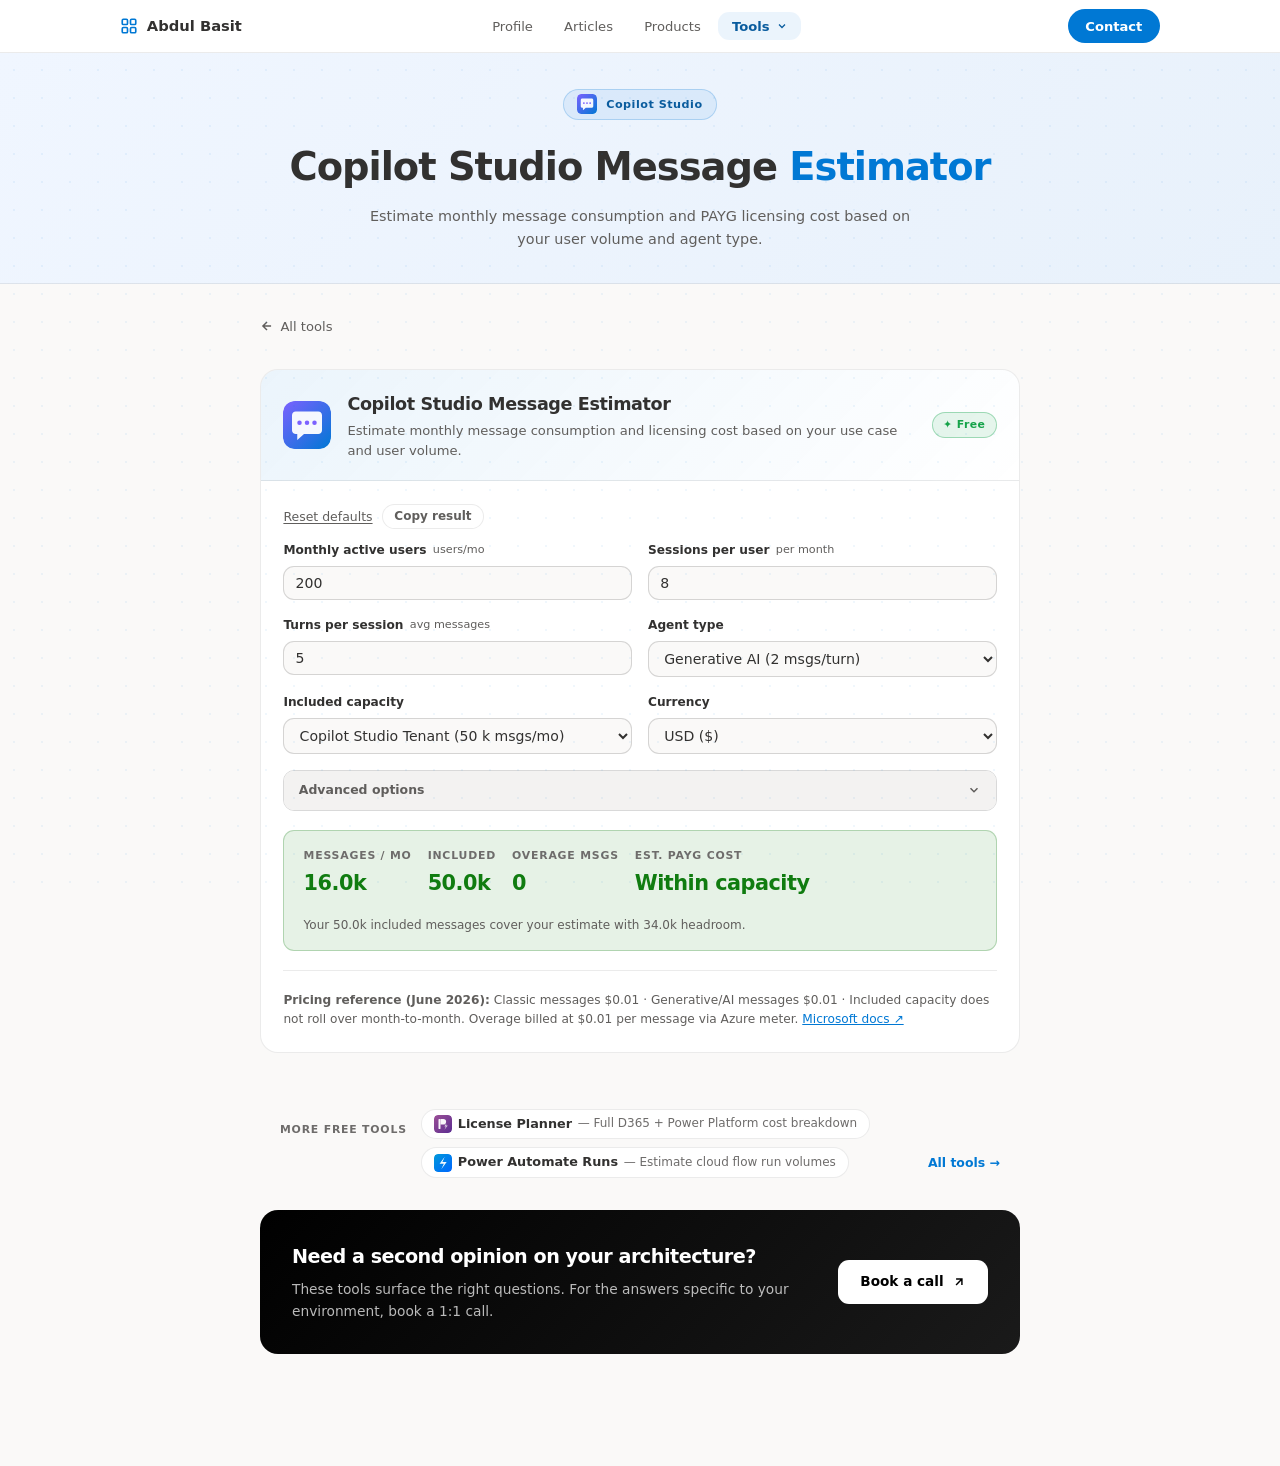
<file: copilot-studio.html>
<!DOCTYPE html>
<html lang="en">
<head>
  <meta charset="UTF-8">
  <meta name="viewport" content="width=device-width, initial-scale=1.0">
  <title>Copilot Studio Message Estimator — Free Tool · Abdul Basit</title>
  <meta name="description" content="Estimate monthly Copilot Studio message consumption and PAYG licensing cost based on your user volume and agent type. Free tool by @PowerDynamite.">

  <link rel="icon" type="image/svg+xml" href="favicon.svg">

  <meta property="og:type" content="website">
  <meta property="og:url" content="https://powerdynamite.github.io/copilot-studio.html">
  <meta property="og:title" content="Copilot Studio Message Estimator — Free Tool">
  <meta property="og:description" content="Estimate monthly Copilot Studio message consumption and PAYG cost. Free tool by @PowerDynamite.">
  <meta property="og:image" content="https://powerdynamite.github.io/og-image.svg">
  <meta property="og:image:width" content="1200">
  <meta property="og:image:height" content="630">
  <meta property="og:site_name" content="Abdul Basit · PowerDynamite">
  <meta name="twitter:card" content="summary_large_image">
  <meta name="twitter:title" content="Copilot Studio Message Estimator — Free Tool">
  <meta name="twitter:description" content="Estimate monthly Copilot Studio message consumption and PAYG cost.">
  <meta name="twitter:image" content="https://powerdynamite.github.io/og-image.svg">
  <link rel="canonical" href="https://powerdynamite.github.io/copilot-studio.html">

  <script type="application/ld+json">
  {
    "@context": "https://schema.org",
    "@type": "BreadcrumbList",
    "itemListElement": [
      { "@type": "ListItem", "position": 1, "name": "Home", "item": "https://powerdynamite.github.io/" },
      { "@type": "ListItem", "position": 2, "name": "Tools", "item": "https://powerdynamite.github.io/tools.html" },
      { "@type": "ListItem", "position": 3, "name": "Copilot Studio Messages", "item": "https://powerdynamite.github.io/copilot-studio.html" }
    ]
  }
  </script>

  <script type="application/ld+json">
  {
    "@context": "https://schema.org",
    "@type": "WebApplication",
    "name": "Copilot Studio Message Estimator",
    "url": "https://powerdynamite.github.io/copilot-studio.html",
    "applicationCategory": "BusinessApplication",
    "operatingSystem": "Web",
    "offers": { "@type": "Offer", "price": "0", "priceCurrency": "USD" },
    "description": "Estimate monthly Microsoft Copilot Studio message consumption and PAYG licensing cost based on user volume, sessions, and agent type.",
    "author": { "@type": "Person", "name": "Abdul Basit", "url": "https://powerdynamite.github.io/" }
  }
  </script>

  <link rel="stylesheet" href="css/core.css">
  <link rel="stylesheet" href="css/pages/tools.css">
</head>
<body class="tools-page">

<main class="page-main">
<script src="js/nav-inject.js" data-active="tools"></script>

<div class="page-hero">
  <div class="page-hero-badge"><img src="img/icons/ms-copilot-studio.svg" alt=""> Copilot Studio</div>
  <h1>Copilot Studio Message <span>Estimator</span></h1>
  <p>Estimate monthly message consumption and PAYG licensing cost based on your user volume and agent type.</p>
</div>

<div class="tools-wrap">
  <a href="tools.html" class="back-link">
    <svg width="14" height="14" viewBox="0 0 24 24" fill="none" stroke="currentColor" stroke-width="2.5"><path d="M19 12H5M12 5l-7 7 7 7"/></svg>
    All tools
  </a>

  <div class="tool-card">
    <div class="tool-card-header">
      <div class="tool-card-icon"><img src="img/icons/ms-copilot-studio.svg" alt="Copilot Studio"></div>
      <div class="tool-card-meta">
        <div class="tool-card-name">Copilot Studio Message Estimator</div>
        <div class="tool-card-desc">Estimate monthly message consumption and licensing cost based on your use case and user volume.</div>
      </div>
      <div class="tool-free-badge">✦ Free</div>
    </div>
    <div class="tool-card-body">
      <div class="calc-actions">
        <button class="calc-reset-btn" id="cs-reset">Reset defaults</button>
        <button class="copy-btn" id="cs-copy">Copy result</button>
      </div>
      <div class="calc-grid">
        <div class="calc-field">
          <label class="calc-label" for="cs-users">Monthly active users <span class="calc-hint">users/mo</span></label>
          <input class="calc-input" type="number" id="cs-users" value="200" min="1" max="100000">
        </div>
        <div class="calc-field">
          <label class="calc-label" for="cs-sessions">Sessions per user <span class="calc-hint">per month</span></label>
          <input class="calc-input" type="number" id="cs-sessions" value="8" min="1" max="500">
        </div>
        <div class="calc-field">
          <label class="calc-label" for="cs-turns">Turns per session <span class="calc-hint">avg messages</span></label>
          <input class="calc-input" type="number" id="cs-turns" value="5" min="1" max="50">
        </div>
        <div class="calc-field">
          <label class="calc-label" for="cs-type">Agent type</label>
          <select class="calc-select" id="cs-type">
            <option value="classic">Classic (1 msg/turn)</option>
            <option value="generative" selected>Generative AI (2 msgs/turn)</option>
            <option value="plugin">With plugin actions (3 msgs/turn)</option>
          </select>
        </div>
        <div class="calc-field">
          <label class="calc-label" for="cs-license">Included capacity</label>
          <select class="calc-select" id="cs-license">
            <option value="0">None — PAYG only</option>
            <option value="25000">M365 E3/E5 — 25 k msgs/tenant</option>
            <option value="50000" selected>Copilot Studio Tenant (50 k msgs/mo)</option>
            <option value="250000">5× Tenant licences (250 k msgs/mo)</option>
          </select>
        </div>
        <div class="calc-field">
          <label class="calc-label" for="cs-currency">Currency</label>
          <select class="calc-select" id="cs-currency">
            <option value="USD" selected>USD ($)</option>
            <option value="GBP">GBP (£)</option>
            <option value="EUR">EUR (€)</option>
          </select>
        </div>
      </div>
      <details class="calc-advanced" id="cs-advanced">
        <summary>Advanced options <svg class="calc-advanced-chev" width="14" height="14" viewBox="0 0 24 24" fill="none" stroke="currentColor" stroke-width="2.5"><polyline points="6,9 12,15 18,9"/></svg></summary>
        <div class="calc-advanced-body">
          <p class="calc-advanced-hint">Tune these to get closer to your real-world scenario.</p>
          <div class="calc-grid">
            <div class="calc-field">
              <label class="calc-label" for="cs-peak">Peak usage multiplier <span class="calc-hint">busy periods</span></label>
              <div class="calc-range-wrap">
                <input class="calc-range" type="range" id="cs-peak" min="1" max="3" step="0.1" value="1">
                <span class="calc-range-val" id="cs-peak-val">1.0×</span>
              </div>
            </div>
            <div class="calc-field">
              <label class="calc-label" for="cs-deflect">Deflection rate <span class="calc-hint">% resolved without human</span></label>
              <div class="calc-range-wrap">
                <input class="calc-range" type="range" id="cs-deflect" min="0" max="80" step="5" value="0">
                <span class="calc-range-val" id="cs-deflect-val">0%</span>
              </div>
            </div>
            <div class="calc-field">
              <label class="calc-label" for="cs-channel">Channel mix</label>
              <select class="calc-select" id="cs-channel">
                <option value="1" selected>Web / Teams (1× messages)</option>
                <option value="1.5">Mixed Web + Voice</option>
                <option value="3">Primarily Voice (3× messages)</option>
              </select>
            </div>
          </div>
        </div>
      </details>
      <div class="calc-result" id="cs-result">
        <div class="calc-result-item">
          <div class="calc-result-label">Messages / mo</div>
          <div class="calc-result-value" id="cs-msgs">—</div>
        </div>
        <div class="calc-result-item">
          <div class="calc-result-label">Included</div>
          <div class="calc-result-value" id="cs-included">—</div>
        </div>
        <div class="calc-result-item">
          <div class="calc-result-label">Overage msgs</div>
          <div class="calc-result-value" id="cs-overage">—</div>
        </div>
        <div class="calc-result-item">
          <div class="calc-result-label">Est. PAYG cost</div>
          <div class="calc-result-value" id="cs-cost">—</div>
        </div>
        <div class="calc-result-note" id="cs-note">Fill in the fields above to see your estimate.</div>
      </div>
      <div class="tool-divider"></div>
      <div style="font-size:0.76rem; color:var(--muted); line-height:1.6;">
        <strong>Pricing reference (June 2026):</strong>
        Classic messages $0.01 · Generative/AI messages $0.01 · Included capacity does not roll over month-to-month.
        Overage billed at $0.01 per message via Azure meter.
        <a href="https://learn.microsoft.com/en-us/microsoft-copilot-studio/requirements-licensing" target="_blank" rel="noopener" style="color:var(--accent);">Microsoft docs ↗</a>
      </div>
    </div>
  </div>

  <div class="more-tools-bar">
    <div class="more-tools-label">More free tools</div>
    <div class="more-tools-links">
      <a href="license-planner.html" class="more-tools-link"><img src="img/icons/ms-power-platform.svg" alt="" class="more-tools-icon"> <span class="more-tools-name">License Planner</span><span class="more-tools-hint"> — Full D365 + Power Platform cost breakdown</span></a>
      <a href="power-automate.html" class="more-tools-link"><img src="img/icons/ms-power-automate.svg" alt="" class="more-tools-icon"> <span class="more-tools-name">Power Automate Runs</span><span class="more-tools-hint"> — Estimate cloud flow run volumes</span></a>
      <a href="tools.html" class="more-tools-all">All tools →</a>
    </div>
  </div>

  <div class="page-cta-bar">
    <div class="page-cta-bar-body">
      <div class="page-cta-bar-title">Need a second opinion on your architecture?</div>
      <div class="page-cta-bar-desc">These tools surface the right questions. For the answers specific to your environment, book a 1:1 call.</div>
    </div>
    <a href="contact.html" class="page-cta-bar-btn">
      Book a call
      <svg width="14" height="14" viewBox="0 0 24 24" fill="none" stroke="currentColor" stroke-width="2.5"><path d="M7 17 17 7M7 7h10v10"/></svg>
    </a>
  </div>
</div>

<script src="js/tool-utils.js"></script>
<script>
const PAYG_RATE = { USD: 0.01, GBP: 0.008, EUR: 0.009 };
const CURRENCY_SYM = { USD: '$', GBP: '£', EUR: '€' };
const MULTIPLIER = { classic: 1, generative: 2, plugin: 3 };
const CS_DEFAULTS = [{id:'cs-users',value:200},{id:'cs-sessions',value:8},{id:'cs-turns',value:5}];
function fmt(n) { if(n>=1000000)return(n/1000000).toFixed(1)+'M'; if(n>=1000)return(n/1000).toFixed(1)+'k'; return n.toLocaleString(); }
function calcCS() {
  const users    = parseInt(document.getElementById('cs-users').value)    || 0;
  const sessions = parseInt(document.getElementById('cs-sessions').value) || 0;
  const turns    = parseInt(document.getElementById('cs-turns').value)    || 0;
  const type     = document.getElementById('cs-type').value;
  const included = parseInt(document.getElementById('cs-license').value)  || 0;
  const currency = document.getElementById('cs-currency').value;

  // advanced
  const peak     = parseFloat(document.getElementById('cs-peak').value)    || 1;
  const deflect  = parseFloat(document.getElementById('cs-deflect').value) || 0;
  const channel  = parseFloat(document.getElementById('cs-channel').value) || 1;

  const rawMsgs   = users * sessions * turns * MULTIPLIER[type];
  const peakMsgs  = rawMsgs * peak;
  const deflected = peakMsgs * (deflect / 100);
  const msgs      = Math.round((peakMsgs - deflected) * channel);

  const overage = Math.max(0, msgs - included);
  const cost    = overage * PAYG_RATE[currency];
  const sym     = CURRENCY_SYM[currency];

  document.getElementById('cs-msgs').textContent     = fmt(msgs);
  document.getElementById('cs-included').textContent = fmt(included);
  document.getElementById('cs-overage').textContent  = fmt(overage);
  document.getElementById('cs-cost').textContent     = overage === 0
    ? 'Within capacity'
    : sym + cost.toLocaleString(undefined, { minimumFractionDigits: 2, maximumFractionDigits: 2 });

  const noteText = overage > 0
    ? `You need ${fmt(overage)} additional messages (${sym}${cost.toFixed(2)}/mo PAYG). Consider an extra Tenant licence at ${sym === '$' ? '$200' : '~' + sym + '165'}/mo for ${fmt(50000)} msgs.`
    : `Your ${fmt(included)} included messages cover your estimate with ${fmt(included - msgs)} headroom.`;
  document.getElementById('cs-note').textContent = noteText;

  const headroom = included > 0 ? (included - msgs) / included : 1;
  const status   = overage > 0 ? 'danger' : headroom < 0.2 ? 'warn' : 'ok';
  setResultStatus(document.getElementById('cs-result'), status);
}

['cs-users','cs-sessions','cs-turns'].forEach(id => document.getElementById(id).addEventListener('input', calcCS));
['cs-type','cs-license','cs-currency','cs-channel'].forEach(id => document.getElementById(id).addEventListener('change', calcCS));

// range live labels
document.getElementById('cs-peak').addEventListener('input', function() {
  document.getElementById('cs-peak-val').textContent = parseFloat(this.value).toFixed(1) + '×';
  calcCS();
});
document.getElementById('cs-deflect').addEventListener('input', function() {
  document.getElementById('cs-deflect-val').textContent = this.value + '%';
  calcCS();
});

document.getElementById('cs-reset').addEventListener('click', function() {
  resetForm(CS_DEFAULTS);
  document.getElementById('cs-type').value    = 'generative';
  document.getElementById('cs-license').value = '50000';
  document.getElementById('cs-currency').value = 'USD';
  // reset advanced
  document.getElementById('cs-peak').value    = 1;   document.getElementById('cs-peak-val').textContent    = '1.0×';
  document.getElementById('cs-deflect').value = 0;   document.getElementById('cs-deflect-val').textContent = '0%';
  document.getElementById('cs-channel').value = '1';
  calcCS();
});

document.getElementById('cs-copy').addEventListener('click', function() {
  const msgs     = document.getElementById('cs-msgs').textContent;
  const included = document.getElementById('cs-included').textContent;
  const overage  = document.getElementById('cs-overage').textContent;
  const cost     = document.getElementById('cs-cost').textContent;
  const note     = document.getElementById('cs-note').textContent;
  copyToClipboard(
    'Copilot Studio Message Estimate\n' +
    'Messages/mo: ' + msgs + '\nIncluded: ' + included +
    '\nOverage: ' + overage + '\nEst. PAYG cost: ' + cost + '\n' + note,
    this
  );
});

calcCS();
</script>
</main>
</body>
</html>
</file>
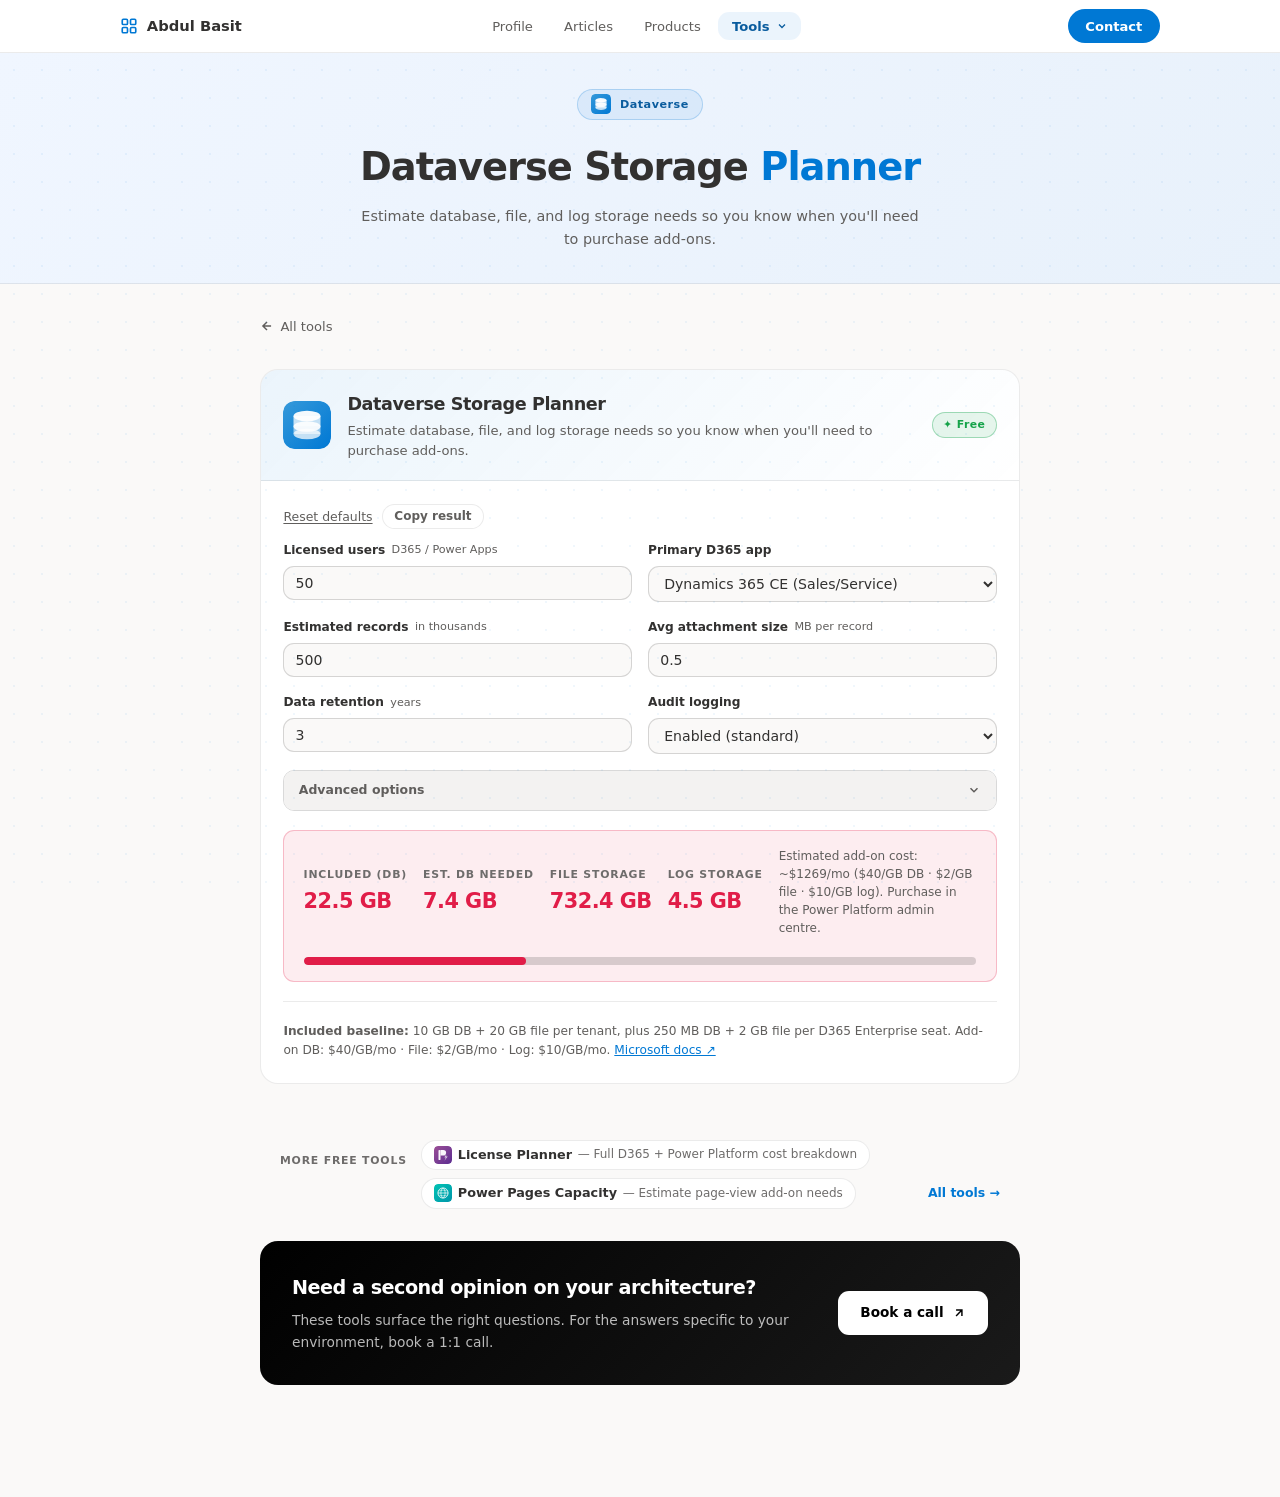
<file: dataverse.html>
<!DOCTYPE html>
<html lang="en">
<head>
  <meta charset="UTF-8">
  <meta name="viewport" content="width=device-width, initial-scale=1.0">
  <title>Dataverse Storage Planner — Free Tool · Abdul Basit</title>
  <meta name="description" content="Estimate Dataverse database, file, and log storage needs so you know when you'll need to purchase add-ons. Free tool by @PowerDynamite.">

  <link rel="icon" type="image/svg+xml" href="favicon.svg">

  <meta property="og:type" content="website">
  <meta property="og:url" content="https://powerdynamite.github.io/dataverse.html">
  <meta property="og:title" content="Dataverse Storage Planner — Free Tool">
  <meta property="og:description" content="Estimate Dataverse database, file, and log storage needs. Free tool by @PowerDynamite.">
  <meta property="og:image" content="https://powerdynamite.github.io/og-image.svg">
  <meta property="og:image:width" content="1200">
  <meta property="og:image:height" content="630">
  <meta property="og:site_name" content="Abdul Basit · PowerDynamite">
  <meta name="twitter:card" content="summary_large_image">
  <meta name="twitter:title" content="Dataverse Storage Planner — Free Tool">
  <meta name="twitter:description" content="Estimate Dataverse storage needs before buying add-ons.">
  <meta name="twitter:image" content="https://powerdynamite.github.io/og-image.svg">
  <link rel="canonical" href="https://powerdynamite.github.io/dataverse.html">

  <script type="application/ld+json">
  {
    "@context": "https://schema.org",
    "@type": "BreadcrumbList",
    "itemListElement": [
      { "@type": "ListItem", "position": 1, "name": "Home", "item": "https://powerdynamite.github.io/" },
      { "@type": "ListItem", "position": 2, "name": "Tools", "item": "https://powerdynamite.github.io/tools.html" },
      { "@type": "ListItem", "position": 3, "name": "Dataverse Storage Planner", "item": "https://powerdynamite.github.io/dataverse.html" }
    ]
  }
  </script>

  <script type="application/ld+json">
  {
    "@context": "https://schema.org",
    "@type": "WebApplication",
    "name": "Dataverse Storage Planner",
    "url": "https://powerdynamite.github.io/dataverse.html",
    "applicationCategory": "BusinessApplication",
    "operatingSystem": "Web",
    "offers": { "@type": "Offer", "price": "0", "priceCurrency": "USD" },
    "description": "Estimate Microsoft Dataverse database, file, and log storage needs so you know when you'll need to purchase add-on capacity.",
    "author": { "@type": "Person", "name": "Abdul Basit", "url": "https://powerdynamite.github.io/" }
  }
  </script>

  <link rel="stylesheet" href="css/core.css">
  <link rel="stylesheet" href="css/pages/tools.css">
</head>
<body class="tools-page">

<main class="page-main">
<script src="js/nav-inject.js" data-active="tools"></script>

<div class="page-hero">
  <div class="page-hero-badge"><img src="img/icons/ms-dataverse.svg" alt=""> Dataverse</div>
  <h1>Dataverse Storage <span>Planner</span></h1>
  <p>Estimate database, file, and log storage needs so you know when you'll need to purchase add-ons.</p>
</div>

<div class="tools-wrap">
  <a href="tools.html" class="back-link">
    <svg width="14" height="14" viewBox="0 0 24 24" fill="none" stroke="currentColor" stroke-width="2.5"><path d="M19 12H5M12 5l-7 7 7 7"/></svg>
    All tools
  </a>

  <div class="tool-card">
    <div class="tool-card-header">
      <div class="tool-card-icon"><img src="img/icons/ms-dataverse.svg" alt="Dataverse"></div>
      <div class="tool-card-meta">
        <div class="tool-card-name">Dataverse Storage Planner</div>
        <div class="tool-card-desc">Estimate database, file, and log storage needs so you know when you'll need to purchase add-ons.</div>
      </div>
      <div class="tool-free-badge">✦ Free</div>
    </div>
    <div class="tool-card-body">
      <div class="calc-actions">
        <button class="calc-reset-btn" id="dv-reset">Reset defaults</button>
        <button class="copy-btn" id="dv-copy">Copy result</button>
      </div>
      <div class="calc-grid">
        <div class="calc-field">
          <label class="calc-label" for="dv-users">Licensed users <span class="calc-hint">D365 / Power Apps</span></label>
          <input class="calc-input" type="number" id="dv-users" value="50" min="1">
        </div>
        <div class="calc-field">
          <label class="calc-label" for="dv-d365-type">Primary D365 app</label>
          <select class="calc-select" id="dv-d365-type">
            <option value="0">Power Apps only</option>
            <option value="250" selected>Dynamics 365 CE (Sales/Service)</option>
            <option value="250">Dynamics 365 F&O / Finance</option>
          </select>
        </div>
        <div class="calc-field">
          <label class="calc-label" for="dv-records">Estimated records <span class="calc-hint">in thousands</span></label>
          <input class="calc-input" type="number" id="dv-records" value="500" min="0">
        </div>
        <div class="calc-field">
          <label class="calc-label" for="dv-attachments">Avg attachment size <span class="calc-hint">MB per record</span></label>
          <input class="calc-input" type="number" id="dv-attachments" value="0.5" min="0" step="0.1">
        </div>
        <div class="calc-field">
          <label class="calc-label" for="dv-years">Data retention <span class="calc-hint">years</span></label>
          <input class="calc-input" type="number" id="dv-years" value="3" min="1" max="20">
        </div>
        <div class="calc-field">
          <label class="calc-label" for="dv-audit">Audit logging</label>
          <select class="calc-select" id="dv-audit">
            <option value="1">Disabled</option>
            <option value="1.3" selected>Enabled (standard)</option>
            <option value="1.6">Enabled (verbose)</option>
          </select>
        </div>
      </div>
      <details class="calc-advanced" id="dv-advanced">
        <summary>Advanced options <svg class="calc-advanced-chev" width="14" height="14" viewBox="0 0 24 24" fill="none" stroke="currentColor" stroke-width="2.5"><polyline points="6,9 12,15 18,9"/></svg></summary>
        <div class="calc-advanced-body">
          <p class="calc-advanced-hint">Tune these to get closer to your real-world scenario.</p>
          <div class="calc-grid">
            <div class="calc-field">
              <label class="calc-label" for="dv-growth">Annual data growth <span class="calc-hint">% per year</span></label>
              <div class="calc-range-wrap">
                <input class="calc-range" type="range" id="dv-growth" min="0" max="50" step="5" value="0">
                <span class="calc-range-val" id="dv-growth-val">0%</span>
              </div>
            </div>
            <div class="calc-field">
              <label class="calc-label" for="dv-entity">Entity / record type</label>
              <select class="calc-select" id="dv-entity">
                <option value="4" selected>Generic (4 KB/record)</option>
                <option value="2">Simple lookup / reference (2 KB)</option>
                <option value="6">Sales CRM — Account/Contact (6 KB)</option>
                <option value="10">Service / Case with notes (10 KB)</option>
                <option value="20">Finance / ERP transaction (20 KB)</option>
              </select>
            </div>
            <div class="calc-field">
              <label class="calc-label" for="dv-existing">Existing DB used <span class="calc-hint">GB already consumed</span></label>
              <input class="calc-input" type="number" id="dv-existing" value="0" min="0" step="0.1">
            </div>
          </div>
        </div>
      </details>
      <div class="calc-result" id="dv-result">
        <div class="calc-result-item">
          <div class="calc-result-label">Included (DB)</div>
          <div class="calc-result-value" id="dv-included">—</div>
        </div>
        <div class="calc-result-item">
          <div class="calc-result-label">Est. DB needed</div>
          <div class="calc-result-value" id="dv-db">—</div>
        </div>
        <div class="calc-result-item">
          <div class="calc-result-label">File storage</div>
          <div class="calc-result-value" id="dv-file">—</div>
        </div>
        <div class="calc-result-item">
          <div class="calc-result-label">Log storage</div>
          <div class="calc-result-value" id="dv-log">—</div>
        </div>
        <div class="calc-result-note" id="dv-note">Fill in the fields above to see your estimate.</div>
        <div class="result-bar"><div class="result-bar-fill" id="dv-bar"></div></div>
      </div>
      <div class="tool-divider"></div>
      <div style="font-size:0.76rem; color:var(--muted); line-height:1.6;">
        <strong>Included baseline:</strong> 10 GB DB + 20 GB file per tenant, plus 250 MB DB + 2 GB file per D365 Enterprise seat.
        Add-on DB: $40/GB/mo · File: $2/GB/mo · Log: $10/GB/mo.
        <a href="https://learn.microsoft.com/en-us/power-platform/admin/capacity-storage" target="_blank" rel="noopener" style="color:var(--accent);">Microsoft docs ↗</a>
      </div>
    </div>
  </div>

  <div class="more-tools-bar">
    <div class="more-tools-label">More free tools</div>
    <div class="more-tools-links">
      <a href="license-planner.html" class="more-tools-link"><img src="img/icons/ms-power-platform.svg" alt="" class="more-tools-icon"> <span class="more-tools-name">License Planner</span><span class="more-tools-hint"> — Full D365 + Power Platform cost breakdown</span></a>
      <a href="power-pages.html" class="more-tools-link"><img src="img/icons/ms-power-pages.svg" alt="" class="more-tools-icon"> <span class="more-tools-name">Power Pages Capacity</span><span class="more-tools-hint"> — Estimate page-view add-on needs</span></a>
      <a href="tools.html" class="more-tools-all">All tools →</a>
    </div>
  </div>

  <div class="page-cta-bar">
    <div class="page-cta-bar-body">
      <div class="page-cta-bar-title">Need a second opinion on your architecture?</div>
      <div class="page-cta-bar-desc">These tools surface the right questions. For the answers specific to your environment, book a 1:1 call.</div>
    </div>
    <a href="contact.html" class="page-cta-bar-btn">
      Book a call
      <svg width="14" height="14" viewBox="0 0 24 24" fill="none" stroke="currentColor" stroke-width="2.5"><path d="M7 17 17 7M7 7h10v10"/></svg>
    </a>
  </div>
</div>

<script src="js/tool-utils.js"></script>
<script>
function calcDV() {
  const users      = parseInt(document.getElementById('dv-users').value)       || 0;
  const d365Extra  = parseInt(document.getElementById('dv-d365-type').value)   || 0;
  const recordsK   = parseFloat(document.getElementById('dv-records').value)   || 0;
  const attachMB   = parseFloat(document.getElementById('dv-attachments').value) || 0;
  const years      = parseInt(document.getElementById('dv-years').value)       || 1;
  const auditFactor = parseFloat(document.getElementById('dv-audit').value)    || 1;

  // advanced
  const growthPct  = parseFloat(document.getElementById('dv-growth').value)   || 0;
  const recSizeKB  = parseFloat(document.getElementById('dv-entity').value)   || 4;
  const existingGB = parseFloat(document.getElementById('dv-existing').value) || 0;

  const includedDB   = 10 + (users * (d365Extra > 0 ? 0.25 : 0));
  const includedFile = 20 + (users * (d365Extra > 0 ? 2   : 0));

  const recordsTotal = recordsK * 1000;
  // compound growth over retention period
  const growthFactor = growthPct > 0
    ? ((Math.pow(1 + growthPct / 100, years) - 1) / (growthPct / 100))
    : years;
  const dbNeededGB   = (recordsTotal * recSizeKB / 1024 / 1024) * growthFactor * auditFactor;
  const fileNeededGB = (recordsTotal * attachMB / 1024) * growthFactor;
  const logGB        = dbNeededGB * (auditFactor - 1) * 2;

  // existing storage offsets the included pool
  const effectiveIncDB   = Math.max(0, includedDB   - existingGB);
  const effectiveIncFile = Math.max(0, includedFile - existingGB * 2);

  function fmtGB(n) { return n < 1 ? (n * 1024).toFixed(0) + ' MB' : n.toFixed(1) + ' GB'; }

  document.getElementById('dv-included').textContent = fmtGB(effectiveIncDB);
  document.getElementById('dv-db').textContent        = fmtGB(dbNeededGB);
  document.getElementById('dv-file').textContent      = fmtGB(fileNeededGB);
  document.getElementById('dv-log').textContent       = fmtGB(logGB);

  const dbOverage   = Math.max(0, dbNeededGB   - effectiveIncDB);
  const fileOverage = Math.max(0, fileNeededGB - effectiveIncFile);
  const addOnCost   = dbOverage * 40 + fileOverage * 2 + logGB * 10;

  document.getElementById('dv-note').textContent = dbOverage <= 0 && fileOverage <= 0
    ? `Your included ${fmtGB(effectiveIncDB)} DB and ${fmtGB(effectiveIncFile)} file storage cover the estimate — no add-ons needed now.`
    : `Estimated add-on cost: ~$${addOnCost.toFixed(0)}/mo ($40/GB DB · $2/GB file · $10/GB log). Purchase in the Power Platform admin centre.`;

  const usagePct = effectiveIncDB > 0 ? Math.min(100, (dbNeededGB / effectiveIncDB) * 100) : 100;
  renderBar(document.getElementById('dv-bar'), usagePct);

  const headroom = (effectiveIncDB - dbNeededGB) / effectiveIncDB;
  const status   = dbOverage > 0 || fileOverage > 0 ? 'danger' : headroom < 0.2 ? 'warn' : 'ok';
  setResultStatus(document.getElementById('dv-result'), status);
}

const DV_DEFAULTS = [
  { id: 'dv-users', value: 50 }, { id: 'dv-records', value: 500 },
  { id: 'dv-attachments', value: 0.5 }, { id: 'dv-years', value: 3 },
  { id: 'dv-existing', value: 0 }
];
['dv-users','dv-records','dv-attachments','dv-years','dv-existing'].forEach(id =>
  document.getElementById(id).addEventListener('input', calcDV));
['dv-d365-type','dv-audit','dv-entity'].forEach(id =>
  document.getElementById(id).addEventListener('change', calcDV));

document.getElementById('dv-growth').addEventListener('input', function() {
  document.getElementById('dv-growth-val').textContent = this.value + '%';
  calcDV();
});

document.getElementById('dv-reset').addEventListener('click', function() {
  resetForm(DV_DEFAULTS);
  document.getElementById('dv-d365-type').value = '250';
  document.getElementById('dv-audit').value     = '1.3';
  document.getElementById('dv-entity').value    = '4';
  document.getElementById('dv-growth').value    = 0;
  document.getElementById('dv-growth-val').textContent = '0%';
  calcDV();
});

document.getElementById('dv-copy').addEventListener('click', function() {
  const inc  = document.getElementById('dv-included').textContent;
  const db   = document.getElementById('dv-db').textContent;
  const file = document.getElementById('dv-file').textContent;
  const log  = document.getElementById('dv-log').textContent;
  const note = document.getElementById('dv-note').textContent;
  copyToClipboard(
    'Dataverse Storage Estimate\nIncluded (DB): ' + inc +
    '\nEst. DB needed: ' + db + '\nFile storage: ' + file +
    '\nLog storage: ' + log + '\n' + note,
    this
  );
});

calcDV();
</script>
</main>
</body>
</html>
</file>
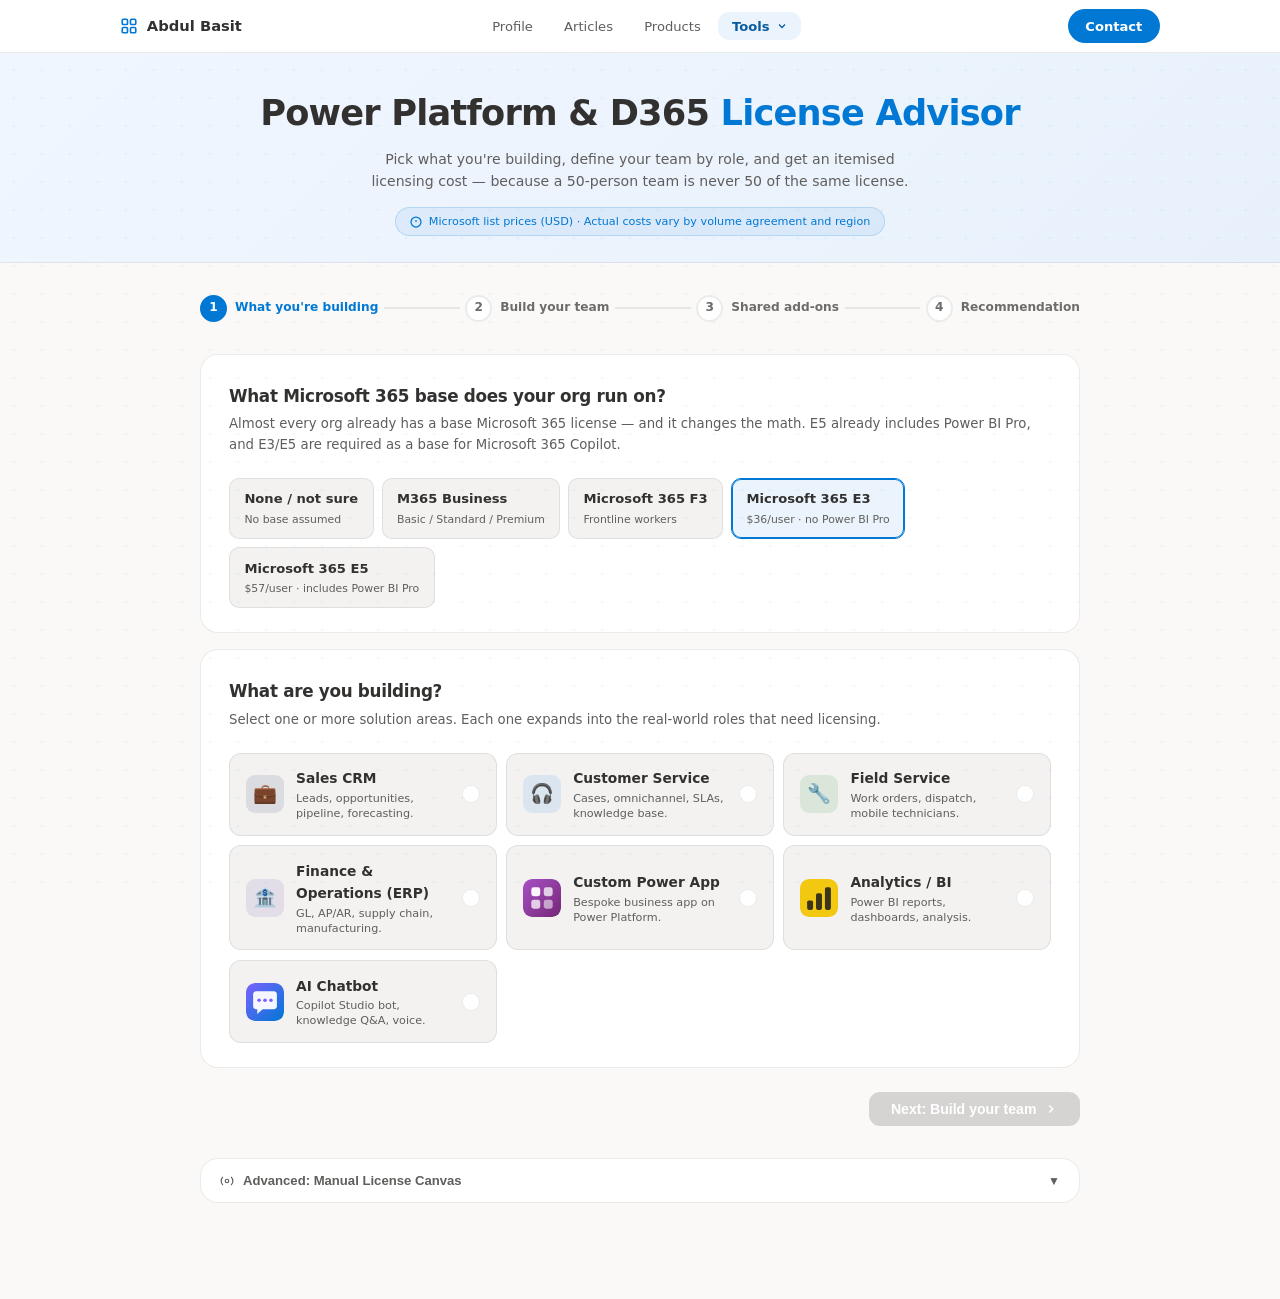
<file: license-planner.html>
<!DOCTYPE html>
<html lang="en">
<head>
  <meta charset="UTF-8">
  <meta name="viewport" content="width=device-width, initial-scale=1.0">
  <title>License Planner — Power Platform & D365 Cost Estimator</title>
  <meta name="description" content="Free interactive tool to estimate Power Platform & Dynamics 365 licensing costs. Role-based breakdown for Sales, Service, Field, Finance, Power Apps, Power BI and Copilot Studio.">

  <!-- Favicon -->
  <link rel="icon" type="image/svg+xml" href="favicon.svg">

  <!-- Open Graph -->
  <meta property="og:type" content="website">
  <meta property="og:url" content="https://powerdynamite.github.io/license-planner.html">
  <meta property="og:title" content="Power Platform & D365 License Planner — Free Tool">
  <meta property="og:description" content="Role-based licensing estimator for Dynamics 365 Sales, Service, Field, Finance, Power Apps, Power BI and Copilot Studio. Free tool by @PowerDynamite.">
  <meta property="og:image" content="https://powerdynamite.github.io/og-image.svg">
  <meta property="og:image:width" content="1200">
  <meta property="og:image:height" content="630">
  <meta property="og:site_name" content="Abdul Basit · PowerDynamite">
  <meta name="twitter:card" content="summary_large_image">
  <meta name="twitter:title" content="Power Platform & D365 License Planner — Free Tool">
  <meta name="twitter:description" content="Free role-based licensing estimator for D365 & Power Platform by @PowerDynamite.">
  <meta name="twitter:image" content="https://powerdynamite.github.io/og-image.svg">
  <link rel="canonical" href="https://powerdynamite.github.io/license-planner.html">

  <script type="application/ld+json">
  {
    "@context": "https://schema.org",
    "@type": "BreadcrumbList",
    "itemListElement": [
      { "@type": "ListItem", "position": 1, "name": "Home", "item": "https://powerdynamite.github.io/" },
      { "@type": "ListItem", "position": 2, "name": "Tools", "item": "https://powerdynamite.github.io/tools.html" },
      { "@type": "ListItem", "position": 3, "name": "License Planner", "item": "https://powerdynamite.github.io/license-planner.html" }
    ]
  }
  </script>

  <!-- Structured Data: WebApplication -->
  <script type="application/ld+json">
  {
    "@context": "https://schema.org",
    "@type": "WebApplication",
    "name": "Power Platform & D365 License Planner",
    "url": "https://powerdynamite.github.io/license-planner.html",
    "applicationCategory": "BusinessApplication",
    "operatingSystem": "Web",
    "offers": { "@type": "Offer", "price": "0", "priceCurrency": "USD" },
    "description": "Free role-based licensing estimator for Dynamics 365 Sales, Service, Field, Finance, Power Apps, Power BI and Copilot Studio.",
    "author": { "@type": "Person", "name": "Abdul Basit", "url": "https://powerdynamite.github.io/" }
  }
  </script>

  <link rel="stylesheet" href="css/core.css">
  <link rel="stylesheet" href="css/pages/license-planner.css">
</head>
<body class="lp-page">

<main class="page-main">
<script src="js/nav-inject.js" data-active="tools"></script>

<div class="lp-hero">
  <h1>Power Platform &amp; D365 <span>License Advisor</span></h1>
  <p>Pick what you're building, define your team by role, and get an itemised licensing cost — because a 50-person team is never 50 of the same license.</p>
  <div class="lp-disclaimer">
    <svg width="12" height="12" viewBox="0 0 24 24" fill="none" stroke="currentColor" stroke-width="2.5"><circle cx="12" cy="12" r="10"/><path d="M12 8v4m0 4h.01"/></svg>
    Microsoft list prices (USD) · Actual costs vary by volume agreement and region
  </div>
</div>

<div class="wizard-wrap">

  <div class="wiz-progress">
    <div class="wiz-step active" id="wiz-step-1"><div class="wiz-step-num">1</div><span class="wiz-step-label">What you're building</span></div>
    <div class="wiz-step-connector" id="wiz-conn-1"></div>
    <div class="wiz-step" id="wiz-step-2"><div class="wiz-step-num">2</div><span class="wiz-step-label">Build your team</span></div>
    <div class="wiz-step-connector" id="wiz-conn-2"></div>
    <div class="wiz-step" id="wiz-step-3"><div class="wiz-step-num">3</div><span class="wiz-step-label">Shared add-ons</span></div>
    <div class="wiz-step-connector" id="wiz-conn-3"></div>
    <div class="wiz-step" id="wiz-step-4"><div class="wiz-step-num">4</div><span class="wiz-step-label">Recommendation</span></div>
  </div>

  <!-- STEP 1 -->
  <div class="wiz-panel active" id="panel-1">
    <div class="wiz-card">
      <div class="wiz-card-title">What Microsoft 365 base does your org run on?</div>
      <div class="wiz-card-sub">Almost every org already has a base Microsoft 365 license — and it changes the math. E5 already includes Power BI Pro, and E3/E5 are required as a base for Microsoft 365 Copilot.</div>
      <div class="base-pills" id="basePills"></div>
    </div>
    <div class="wiz-card">
      <div class="wiz-card-title">What are you building?</div>
      <div class="wiz-card-sub">Select one or more solution areas. Each one expands into the real-world roles that need licensing.</div>
      <div class="sol-grid" id="solGrid"></div>
    </div>
    <div class="wiz-nav">
      <div></div>
      <button class="wiz-btn-next" id="step1Next">
        Next: Build your team
        <svg width="14" height="14" viewBox="0 0 24 24" fill="none" stroke="currentColor" stroke-width="2.5"><polyline points="9,18 15,12 9,6"/></svg>
      </button>
    </div>
  </div>

  <!-- STEP 2 -->
  <div class="wiz-panel" id="panel-2">
    <div class="step-total">
      <span class="step-total-label">Named-user licenses so far</span>
      <span class="step-total-val" id="step2Total">$0/mo</span>
    </div>
    <div class="wiz-card">
      <div class="wiz-card-title">Build your team</div>
      <div class="wiz-card-sub">Set how many people fill each role. Swap the license tier from the dropdown if you want a cheaper or richer option, and enter any seats you <strong>already own</strong> so we only cost the net-new licenses.</div>
      <div style="margin-bottom:1rem;">
        <div style="font-size:0.72rem;color:var(--muted2);font-weight:700;text-transform:uppercase;letter-spacing:0.8px;margin-bottom:0.4rem;">Team size preset</div>
        <div class="lp-preset-group" id="teamPresets">
          <button class="lp-preset-btn" id="preset-small" data-preset="small">Small <span>1–10</span></button>
          <button class="lp-preset-btn lp-preset-btn--active" id="preset-medium" data-preset="medium">Medium <span>10–50</span></button>
          <button class="lp-preset-btn" id="preset-large" data-preset="large">Large <span>50+</span></button>
        </div>
      </div>
      <div id="rolesWrap"></div>
    </div>
    <div class="wiz-nav">
      <button class="wiz-btn-back" id="step2Back"><svg width="14" height="14" viewBox="0 0 24 24" fill="none" stroke="currentColor" stroke-width="2.5"><polyline points="15,18 9,12 15,6"/></svg> Back</button>
      <button class="wiz-btn-next" id="step2Next">Next: Shared add-ons <svg width="14" height="14" viewBox="0 0 24 24" fill="none" stroke="currentColor" stroke-width="2.5"><polyline points="9,18 15,12 9,6"/></svg></button>
    </div>
  </div>

  <!-- STEP 3 -->
  <div class="wiz-panel" id="panel-3">
    <div class="step-total">
      <span class="step-total-label">Shared add-ons so far</span>
      <span class="step-total-val" id="step3Total">$0/mo</span>
    </div>
    <div class="wiz-card">
      <div class="wiz-card-title">Shared infrastructure &amp; add-ons</div>
      <div class="wiz-card-sub">These are licensed once for the whole org — not per role. Automation bots, reporting, AI/Copilots, capacity, and environments. Set the quantities you need.</div>
      <div id="sharedWrap"></div>
    </div>
    <div class="wiz-nav">
      <button class="wiz-btn-back" id="step3Back"><svg width="14" height="14" viewBox="0 0 24 24" fill="none" stroke="currentColor" stroke-width="2.5"><polyline points="15,18 9,12 15,6"/></svg> Back</button>
      <button class="wiz-btn-next" id="step3Next">Get my recommendation <svg width="14" height="14" viewBox="0 0 24 24" fill="none" stroke="currentColor" stroke-width="2.5"><polyline points="9,18 15,12 9,6"/></svg></button>
    </div>
  </div>

  <!-- STEP 4 -->
  <div class="wiz-panel" id="panel-4">
    <div class="result-summary-bar">
      <div>
        <div class="result-total-label">Total additional monthly cost</div>
        <div class="result-total-monthly" id="resultMonthly">$0</div>
        <div class="result-total-annual" id="resultAnnual">$0 / year</div>
      </div>
      <div class="result-meta">
        <div class="result-meta-item" id="resultSeats"></div>
        <div class="result-meta-item" id="resultAreas"></div>
      </div>
    </div>
    <div id="resultOutput"></div>
    <div class="result-actions">
      <button class="btn btn--primary" id="resultCopy" style="font-size:0.78rem; padding:0.42rem 1rem;">&#x1F4CB; Copy cost summary</button>
      <button class="btn btn--ghost" id="resultPrint" style="font-size:0.78rem; padding:0.42rem 1rem;">&#x1F5A8; Print</button>
      <button class="btn btn--muted" id="openAdvanced" style="font-size:0.78rem; padding:0.42rem 1rem;">🔧 Open manual canvas</button>
    </div>
    <div style="margin-top:1.1rem; display:flex; align-items:center; justify-content:space-between;">
      <button class="wiz-btn-back" id="step4Back"><svg width="14" height="14" viewBox="0 0 24 24" fill="none" stroke="currentColor" stroke-width="2.5"><polyline points="15,18 9,12 15,6"/></svg> Edit answers</button>
      <button class="wiz-restart" id="wizRestart"><svg width="12" height="12" viewBox="0 0 24 24" fill="none" stroke="currentColor" stroke-width="2.5"><path d="M3 12a9 9 0 1 0 9-9 9.75 9.75 0 0 0-6.74 2.74L3 8"/><path d="M3 3v5h5"/></svg> Start over</button>
    </div>
  </div>

</div>

<!-- ADVANCED CANVAS -->
<div class="adv-toggle-bar">
  <button class="adv-toggle-btn" id="advToggleBtn">
    <span style="display:flex; align-items:center; gap:0.55rem;">
      <svg width="14" height="14" viewBox="0 0 24 24" fill="none" stroke="currentColor" stroke-width="2"><circle cx="12" cy="12" r="3"/><path d="M19.07 4.93a10 10 0 0 1 0 14.14M4.93 4.93a10 10 0 0 0 0 14.14"/></svg>
      Advanced: Manual License Canvas
    </span>
    <span class="adv-arrow">▼</span>
  </button>
</div>
<div class="adv-canvas" id="advCanvas">
  <div class="lp-body-inner">
    <aside class="catalog-panel">
      <div class="catalog-header"><svg width="13" height="13" viewBox="0 0 24 24" fill="none" stroke="currentColor" stroke-width="2.2"><rect x="2" y="3" width="20" height="14" rx="2"/><path d="M8 21h8m-4-4v4"/></svg> License Catalog</div>
      <div class="catalog-search"><input type="search" id="catalogSearch" placeholder="Search licenses…" autocomplete="off"></div>
      <div class="catalog-body" id="catalogBody"></div>
    </aside>
    <div class="canvas-panel">
      <div>
        <div style="display:flex; align-items:center; justify-content:space-between; margin-bottom:0.6rem; padding:0 0.1rem;">
          <span style="font-size:0.72rem; font-weight:700; text-transform:uppercase; letter-spacing:1.1px; color:var(--muted2);">📋 Your Solution</span>
          <button class="btn btn--muted" id="clearBtn" style="font-size:0.72rem; padding:0.3rem 0.75rem;">Clear all</button>
        </div>
        <div class="canvas-box" id="canvasBox">
          <div class="canvas-empty" id="canvasEmpty">
            <svg width="40" height="40" viewBox="0 0 24 24" fill="none" stroke="currentColor" stroke-width="1.5"><path d="M12 5v14m-7-7h14"/></svg>
            <p>Drag a license from the catalog, or click <strong>+</strong></p>
          </div>
          <div class="canvas-items" id="canvasItems"></div>
        </div>
      </div>
      <div class="env-section">
        <div class="env-section-title"><svg width="13" height="13" viewBox="0 0 24 24" fill="none" stroke="currentColor" stroke-width="2.2"><ellipse cx="12" cy="5" rx="9" ry="3"/><path d="M3 5v14c0 1.66 4.03 3 9 3s9-1.34 9-3V5"/><path d="M3 12c0 1.66 4.03 3 9 3s9-1.34 9-3"/></svg> Environments</div>
        <div class="env-grid" id="envGrid"></div>
      </div>
      <div class="summary-card">
        <div class="summary-header">
          <div><div class="summary-header-left">Estimated monthly cost</div><div class="summary-total-monthly" id="summaryMonthly">$0</div></div>
          <div style="text-align:right;"><div class="summary-total-annual" id="summaryAnnual">$0 / year</div><div style="color:rgba(255,255,255,.6); font-size:0.65rem; margin-top:0.25rem;">USD · List price</div></div>
        </div>
        <div class="summary-body">
          <div class="summary-lines" id="summaryLines"><div style="font-size:0.78rem; color:var(--muted2); text-align:center; padding:0.5rem 0;">Add licenses above to see a breakdown</div></div>
          <div class="summary-divider"></div>
          <div class="summary-footer">
            <div class="summary-note">⚠️ Estimates only. Consult Microsoft or a partner for exact pricing.</div>
            <div class="summary-actions">
              <button class="btn btn--ghost" id="copyBtn" style="font-size:0.75rem; padding:0.38rem 0.85rem;">📋 Copy summary</button>
              <button class="btn btn--primary" id="printBtn" style="font-size:0.75rem; padding:0.38rem 0.85rem;">🖨 Print</button>
            </div>
          </div>
        </div>
      </div>
    </div>
  </div>
</div>

<script src="js/tool-utils.js"></script>
<script>
/* ============================================================
   LICENSE PLANNER — role-based engine + manual canvas
   ============================================================ */

const CATALOG = [
  /* Dynamics 365 */
  { id:'d365-sales-ent',   cat:'d365', label:'Sales Enterprise',           icon:'💼', price:95,  unit:'user/mo',   desc:'Full CRM suite for professional sellers. Seeds Power Apps & Automate.' },
  { id:'d365-sales-pro',   cat:'d365', label:'Sales Professional',         icon:'💼', price:65,  unit:'user/mo',   desc:'Core CRM for smaller teams.' },
  { id:'d365-sales-prem',  cat:'d365', label:'Sales Premium',              icon:'💎', price:135, unit:'user/mo',   desc:'Sales Enterprise + AI-powered Sales Insights.' },
  { id:'d365-sales-team',  cat:'d365', label:'Sales Team Member',          icon:'👥', price:8,   unit:'user/mo',   desc:'Light read/update access for non-sellers.' },
  { id:'d365-cs-ent',      cat:'d365', label:'Customer Service Enterprise',icon:'🎧', price:95,  unit:'user/mo',   desc:'Full omnichannel customer service.' },
  { id:'d365-cs-pro',      cat:'d365', label:'Customer Service Professional',icon:'🎧',price:50, unit:'user/mo',   desc:'Core case management, email/phone only.' },
  { id:'d365-fs',          cat:'d365', label:'Field Service',              icon:'🔧', price:95,  unit:'user/mo',   desc:'Work orders, scheduling, mobile technician app.' },
  { id:'d365-fs-contractor',cat:'d365',label:'Field Service Contractor',   icon:'👷', price:50,  unit:'user/mo',   desc:'Frontline contractor — limited field access.' },
  { id:'d365-fin',         cat:'d365', label:'Finance',                    icon:'🏦', price:180, unit:'user/mo',   desc:'Enterprise GL, AP, AR, budgeting.' },
  { id:'d365-scm',         cat:'d365', label:'Supply Chain Management',    icon:'📦', price:180, unit:'user/mo',   desc:'Procurement, inventory, manufacturing.' },
  { id:'d365-ops-activity',cat:'d365', label:'Operations — Activity',      icon:'✅', price:50,  unit:'user/mo',   desc:'Approvals, time/expense, light F&O transactions.' },
  { id:'d365-ops-device',  cat:'d365', label:'Operations — Device',        icon:'🖥', price:75,  unit:'device/mo', desc:'Shared shop-floor / warehouse device license.' },
  { id:'d365-team-mem',    cat:'d365', label:'D365 Team Members',          icon:'👥', price:8,   unit:'user/mo',   desc:'Light-use across all D365 apps.' },
  { id:'copilot-sales',    cat:'d365', label:'Copilot for Sales',          icon:'✨', price:50,  unit:'user/mo',   desc:'AI seller assistant in Outlook/Teams + CRM sync.' },
  { id:'copilot-service',  cat:'d365', label:'Copilot for Service',        icon:'✨', price:50,  unit:'user/mo',   desc:'AI agent assist grounded in your knowledge base.' },
  /* Power Platform */
  { id:'pa-premium',       cat:'pp',   label:'Power Apps Premium',         icon:'<img src="img/icons/ms-power-apps.svg" alt="Power Apps" class="lp-icon">', price:20,  unit:'user/mo',   desc:'Unlimited apps with Dataverse & premium connectors.' },
  { id:'pa-per-app',       cat:'pp',   label:'Power Apps per app (pay-as-you-go)',icon:'<img src="img/icons/ms-power-apps.svg" alt="Power Apps" class="lp-icon">', price:10, unit:'user/app/mo',desc:'Azure-metered — billed per active user per app. Replaces the retired fixed per-app plan (end of sale 2 Jan 2026; EA/CSP renewals continue).' },
  { id:'pa-dev',           cat:'pp',   label:'Developer Plan',             icon:'<img src="img/icons/ms-power-apps.svg" alt="Power Apps" class="lp-icon">', price:0,   unit:'free',      desc:'Free Dataverse sandbox for individual devs.' },
  { id:'paf-premium',      cat:'pp',   label:'Power Automate Premium',     icon:'<img src="img/icons/ms-power-automate.svg" alt="Power Automate" class="lp-icon">', price:15,  unit:'user/mo',   desc:'Premium connectors + attended RPA per user.' },
  { id:'paf-process',      cat:'pp',   label:'Power Automate Process',     icon:'<img src="img/icons/ms-power-automate.svg" alt="Power Automate" class="lp-icon">', price:150, unit:'bot/mo',    desc:'Unattended RPA — service account automation.' },
  { id:'paf-hosted-rpa',   cat:'pp',   label:'Hosted RPA Add-on',          icon:'<img src="img/icons/ms-power-automate.svg" alt="Power Automate" class="lp-icon">', price:215, unit:'bot/mo',    desc:'Cloud-hosted unattended RPA (no VM needed).' },
  { id:'ai-builder',       cat:'pp',   label:'AI Builder credits',         icon:'🧠', price:500, unit:'1M pack/mo',desc:'AI Builder capacity (forms, OCR, prediction).' },
  { id:'dataverse-cap',    cat:'pp',   label:'Dataverse storage',          icon:'<img src="img/icons/ms-dataverse.svg" alt="Dataverse" class="lp-icon">', price:40,  unit:'GB/mo',     desc:'Additional Dataverse database storage.' },
  /* Power BI */
  { id:'pbi-pro',          cat:'pbi',  label:'Power BI Pro',               icon:'<img src="img/icons/ms-power-bi.svg" alt="Power BI" class="lp-icon">', price:10,  unit:'user/mo',   desc:'Create and share reports. Included in M365 E5.' },
  { id:'pbi-ppu',          cat:'pbi',  label:'Power BI Premium Per User',  icon:'<img src="img/icons/ms-power-bi.svg" alt="Power BI" class="lp-icon">', price:20,  unit:'user/mo',   desc:'Pro + paginated reports, AI, XMLA endpoint.' },
  { id:'pbi-capacity-f64', cat:'pbi',  label:'Fabric / Power BI Capacity (F64)',icon:'📈',price:5003,unit:'capacity/mo',desc:'Dedicated capacity — report viewers need no Pro license.' },
  /* Copilot Studio */
  { id:'cs-base',          cat:'cs',   label:'Copilot Studio',             icon:'<img src="img/icons/ms-copilot-studio.svg" alt="Copilot Studio" class="lp-icon">', price:200, unit:'tenant/mo', desc:'Build bots — 25k messages/mo included.' },
  { id:'cs-messages',      cat:'cs',   label:'Copilot Studio Messages',    icon:'<img src="img/icons/ms-copilot-studio.svg" alt="Copilot Studio" class="lp-icon">', price:200, unit:'25k msgs',  desc:'Additional 25,000 message capacity.' },
  { id:'cs-voice',         cat:'cs',   label:'Voice Channel Add-on',       icon:'🎙', price:60,  unit:'channel/mo',desc:'IVR/phone capability for Copilot Studio.' },
  /* Microsoft 365 / Azure */
  { id:'m365-copilot',     cat:'m365', label:'Microsoft 365 Copilot',      icon:'✨', price:30,  unit:'user/mo',   desc:'AI in Word, Excel, Teams, Outlook. Needs E3/E5 base.' },
  { id:'m365-e3',          cat:'m365', label:'Microsoft 365 E3',           icon:'<img src="img/icons/ms-m365.svg" alt="Microsoft 365" class="lp-icon">', price:36,  unit:'user/mo',   desc:'Office, Teams, SharePoint, standard Power Apps.' },
  { id:'m365-e5',          cat:'m365', label:'Microsoft 365 E5',           icon:'<img src="img/icons/ms-m365.svg" alt="Microsoft 365" class="lp-icon">', price:57,  unit:'user/mo',   desc:'E3 + Power BI Pro, advanced security, Purview.' },
  { id:'az-func',          cat:'m365', label:'Azure Functions',            icon:'☁', price:50,  unit:'est./mo',   desc:'Serverless compute for integrations.' },
  { id:'az-search',        cat:'m365', label:'Azure AI Search',            icon:'🔍', price:250, unit:'unit/mo',   desc:'Enterprise search / RAG for Copilot Studio bots.' },
];

const CATEGORIES = [
  { id:'d365', label:'Dynamics 365 CRM / ERP', color:'#002050' },
  { id:'pp',   label:'Power Platform',          color:'#742774' },
  { id:'pbi',  label:'Power BI',                color:'#f2c811' },
  { id:'cs',   label:'Copilot Studio',          color:'#0078d4' },
  { id:'m365', label:'Microsoft 365 / Azure',  color:'#d13438' },
];

/* ── Solution areas ──────────────────────────────────────── */
const SOLUTIONS = [
  { id:'sales',     label:'Sales CRM',                icon:'💼', color:'#002050', desc:'Leads, opportunities, pipeline, forecasting.' },
  { id:'service',   label:'Customer Service',         icon:'🎧', color:'#0078d4', desc:'Cases, omnichannel, SLAs, knowledge base.' },
  { id:'field',     label:'Field Service',            icon:'🔧', color:'#107c10', desc:'Work orders, dispatch, mobile technicians.' },
  { id:'finance',   label:'Finance & Operations (ERP)',icon:'🏦', color:'#5c2d91', desc:'GL, AP/AR, supply chain, manufacturing.' },
  { id:'app',       label:'Custom Power App',         icon:'<img src="img/icons/ms-power-apps.svg" alt="Power Apps" class="lp-icon">', color:'#742774', desc:'Bespoke business app on Power Platform.' },
  { id:'analytics', label:'Analytics / BI',           icon:'<img src="img/icons/ms-power-bi.svg" alt="Power BI" class="lp-icon">', color:'#b8960b', desc:'Power BI reports, dashboards, analysis.' },
  { id:'chatbot',   label:'AI Chatbot',               icon:'<img src="img/icons/ms-copilot-studio.svg" alt="Copilot Studio" class="lp-icon">', color:'#d13438', desc:'Copilot Studio bot, knowledge Q&A, voice.' },
];

/* ── Roles per solution ──────────────────────────────────── */
const ROLES = {
  sales: [
    { id:'sales-lead',    name:'Sales Leadership / VP',     icon:'👔', defaultQty:1,  desc:'Org-wide forecasting, pipeline analytics, AI insights.',       rec:'d365-sales-prem', alts:['d365-sales-ent'] },
    { id:'sales-mgr',     name:'Sales Manager',             icon:'📊', defaultQty:3,  desc:'Team oversight, goal management, forecasting.',                rec:'d365-sales-ent',  alts:['d365-sales-prem','d365-sales-pro'] },
    { id:'sales-ae',      name:'Account Executive / Seller',icon:'💼', defaultQty:20, desc:'Full seller — leads, opportunities, accounts, quotes.',        rec:'d365-sales-ent',  alts:['d365-sales-pro','d365-sales-prem'] },
    { id:'sales-sdr',     name:'SDR / Inside Sales',        icon:'📞', defaultQty:8,  desc:'Lead qualification and outbound prospecting.',                 rec:'d365-sales-pro',  alts:['d365-sales-ent'] },
    { id:'sales-support', name:'Sales Support / Coordinator',icon:'🗂', defaultQty:5, desc:'Updates records and runs reports — does not own deals.',        rec:'d365-sales-team', alts:['d365-sales-pro'] },
    { id:'sales-exec',    name:'Executive Stakeholder (read-only)',icon:'👁',defaultQty:3,desc:'Views dashboards and records; no data entry.',             rec:'d365-sales-team', alts:['d365-sales-ent'] },
    { id:'sales-admin',   name:'CRM Admin / Maker',         icon:'🛠', defaultQty:1,  desc:'Customises the app, builds flows, manages the solution.',      rec:'d365-sales-ent',  alts:['pa-premium'] },
  ],
  service: [
    { id:'svc-mgr',      name:'Service Manager / Lead',     icon:'📊', defaultQty:1,  desc:'Team oversight, SLA management, reporting.',                   rec:'d365-cs-ent',   alts:['d365-cs-pro'] },
    { id:'svc-agent',    name:'Customer Service Agent',     icon:'🎧', defaultQty:15, desc:'Handles cases across chat, email, phone, social.',             rec:'d365-cs-ent',   alts:['d365-cs-pro'] },
    { id:'svc-super',    name:'Omnichannel Supervisor',     icon:'🕹', defaultQty:2,  desc:'Real-time queue monitoring and agent supervision.',            rec:'d365-cs-ent',   alts:[] },
    { id:'svc-knowledge',name:'Knowledge Manager',          icon:'📚', defaultQty:1,  desc:'Authors and curates the knowledge base.',                      rec:'d365-cs-ent',   alts:['d365-cs-pro'] },
    { id:'svc-readonly', name:'Read-only Stakeholder',      icon:'👁', defaultQty:2,  desc:'Views cases and dashboards; no case work.',                    rec:'d365-team-mem', alts:['d365-cs-pro'] },
  ],
  field: [
    { id:'fs-dispatch',  name:'Dispatcher',                 icon:'🗺', defaultQty:2,  desc:'Schedules and assigns work orders to technicians.',            rec:'d365-fs',            alts:[] },
    { id:'fs-tech',      name:'Field Technician',           icon:'🔧', defaultQty:20, desc:'Executes work orders via the mobile app.',                     rec:'d365-fs',            alts:['d365-fs-contractor'] },
    { id:'fs-contractor',name:'Frontline Contractor',       icon:'👷', defaultQty:10, desc:'External / occasional field worker with limited access.',       rec:'d365-fs-contractor', alts:['d365-fs'] },
    { id:'fs-resmgr',    name:'Resource Manager',           icon:'📋', defaultQty:1,  desc:'Optimises scheduling and resource utilisation.',               rec:'d365-fs',            alts:[] },
  ],
  finance: [
    { id:'fin-full',     name:'Finance Full User',          icon:'🏦', defaultQty:8,  desc:'Full GL, AP/AR, budgeting and financial close.',               rec:'d365-fin',          alts:[] },
    { id:'scm-full',     name:'Supply Chain Full User',     icon:'📦', defaultQty:8,  desc:'Procurement, inventory, manufacturing operations.',            rec:'d365-scm',          alts:['d365-fin'] },
    { id:'ops-activity', name:'Activity User / Approver',   icon:'✅', defaultQty:15, desc:'Approvals, time/expense, light F&O transactions.',             rec:'d365-ops-activity', alts:['d365-team-mem'] },
    { id:'ops-team',     name:'Team Member (light)',        icon:'👥', defaultQty:25, desc:'Read access and self-service across F&O.',                      rec:'d365-team-mem',     alts:['d365-ops-activity'] },
    { id:'ops-device',   name:'Shop-floor Device',          icon:'🖥', defaultQty:5,  desc:'Shared warehouse / production-floor device.',                  rec:'d365-ops-device',   alts:[] },
  ],
  app: [
    { id:'app-maker',     name:'App Maker / Developer',      icon:'🛠', defaultQty:2,  desc:'Builds apps, flows and Dataverse schema.',                    rec:'pa-premium',  alts:['pa-dev'] },
    { id:'app-user-prem', name:'App End User (Premium)',     icon:'⚡', defaultQty:10, desc:'Uses apps with Dataverse and premium connectors.',             rec:'pa-premium',  alts:['pa-per-app'] },
    { id:'app-user-single',name:'App End User (single app)', icon:'📱', defaultQty:20, desc:'Uses one specific app — billed on the pay-as-you-go meter.',     rec:'pa-per-app',  alts:['pa-premium'] },
    { id:'app-auto',      name:'Automation User',            icon:'🔄', defaultQty:5,  desc:'Runs personal flows with premium connectors.',                 rec:'paf-premium', alts:[] },
  ],
  analytics: [
    { id:'bi-author',  name:'Report Author',         icon:'✏', defaultQty:3,  desc:'Builds and publishes Power BI reports.',                          rec:'pbi-pro', alts:['pbi-ppu'] },
    { id:'bi-analyst', name:'Advanced Analyst',      icon:'🧪', defaultQty:2,  desc:'Needs paginated reports, AI, XMLA, large models.',                rec:'pbi-ppu', alts:['pbi-pro'] },
    { id:'bi-viewer',  name:'Report Viewer',         icon:'👁', defaultQty:50, desc:'Consumes shared reports and dashboards.',                         rec:'pbi-pro', alts:['pbi-capacity-f64'] },
  ],
  chatbot: [],
};

/* ── Shared add-ons ──────────────────────────────────────── */
const SHARED = [
  { group:'⚙️ Automation & RPA', items:[
    { id:'paf-premium',    label:'Power Automate Premium (per user)', icon:'🔄', price:15,  unit:'user/mo', desc:'For users running personal flows with premium connectors.' },
    { id:'paf-process',    label:'Unattended RPA bot (Process)',      icon:'🤖', price:150, unit:'bot/mo',  desc:'Service-account / background automation. 1 bot serves many flows.' },
    { id:'paf-hosted-rpa', label:'Hosted RPA bot',                    icon:'🖥', price:215, unit:'bot/mo',  desc:'Cloud-hosted unattended RPA — no VM to manage.' },
  ]},
  { group:'📊 Business Intelligence', items:[
    { id:'pbi-pro',          label:'Power BI Pro (per user)',          icon:'📊', price:10,   unit:'user/mo',    desc:'Publish & share reports. Free if user has M365 E5.' },
    { id:'pbi-ppu',          label:'Power BI Premium Per User',        icon:'📊', price:20,   unit:'user/mo',    desc:'Pro + paginated, AI, XMLA, large datasets.' },
    { id:'pbi-capacity-f64', label:'Fabric / BI Capacity (F64)',       icon:'📈', price:5003, unit:'capacity/mo',desc:'Dedicated capacity — viewers need no Pro license. Worth it at scale.' },
  ]},
  { group:'🤖 AI & Copilots', items:[
    { id:'cs-base',         label:'Copilot Studio (tenant)',          icon:'🤖', price:200, unit:'tenant/mo', desc:'Build bots — 25k messages/mo included. One license per tenant.' },
    { id:'cs-messages',     label:'Copilot Studio message pack',      icon:'💬', price:200, unit:'25k msgs',  desc:'Each pack ≈ 5,000–8,000 conversations/mo.' },
    { id:'cs-voice',        label:'Voice channel add-on',             icon:'🎙', price:60,  unit:'channel/mo',desc:'IVR / phone capability for the bot.' },
    { id:'az-search',       label:'Azure AI Search (RAG)',            icon:'🔍', price:250, unit:'unit/mo',   desc:'Document Q&A index for a knowledge bot.' },
    { id:'az-func',         label:'Azure Functions',                  icon:'☁', price:50,  unit:'est./mo',   desc:'Serverless sync (e.g. SharePoint → AI Search).' },
    { id:'m365-copilot',    label:'Microsoft 365 Copilot (per user)', icon:'✨', price:30,  unit:'user/mo',   desc:'AI in Word/Excel/Teams/Outlook. Needs E3/E5 base.' },
    { id:'copilot-sales',   label:'Copilot for Sales (per user)',     icon:'✨', price:50,  unit:'user/mo',   desc:'AI seller assistant; CRM sync from Outlook/Teams.' },
    { id:'copilot-service', label:'Copilot for Service (per user)',   icon:'✨', price:50,  unit:'user/mo',   desc:'AI agent assist grounded in your knowledge base.' },
  ]},
  { group:'🗄 Platform Capacity', items:[
    { id:'ai-builder',   label:'AI Builder credits (1M pack)', icon:'🧠', price:500, unit:'pack/mo', desc:'Forms processing, OCR, prediction models.' },
    { id:'dataverse-cap',label:'Dataverse storage (per GB)',   icon:'🗄', price:40,  unit:'GB/mo',   desc:'Additional database storage beyond seeded capacity.' },
  ]},
  { group:'🌐 Environments', items:[
    { id:'env-prod', label:'Production environment', icon:'🟢', price:0,  unit:'env/mo', desc:'1 included free with any qualifying license.' },
    { id:'env-sand', label:'Sandbox environment',    icon:'🟡', price:40, unit:'env/mo', desc:'For UAT / staging copies.' },
    { id:'env-dev',  label:'Developer environment',  icon:'🔵', price:0,  unit:'env/mo', desc:'Free for development — no SLA.' },
  ]},
];

/* D365 Enterprise licenses that seed Power Apps/Automate */
const SEEDING_LICENSES = ['d365-sales-ent','d365-sales-prem','d365-cs-ent','d365-fin','d365-scm','d365-fs'];

function fmt(n) { return '$' + Math.round(n).toLocaleString('en-US'); }
function getLicense(id) { return CATALOG.find(l => l.id === id); }
function catClass(cat) { return 'cat-' + cat; }

/* ── Wizard state ────────────────────────────────────────── */
const BASE_LICENSES = [
  { id:'none',     name:'None / not sure',  note:'No base assumed' },
  { id:'business', name:'M365 Business',    note:'Basic / Standard / Premium' },
  { id:'f3',       name:'Microsoft 365 F3', note:'Frontline workers' },
  { id:'e3',       name:'Microsoft 365 E3', note:'$36/user · no Power BI Pro' },
  { id:'e5',       name:'Microsoft 365 E5', note:'$57/user · includes Power BI Pro' },
];

const wiz = {
  baseLicense: 'e3',
  solutions: new Set(),
  roleState: {},   // roleId -> { license, qty, have }
  shared: {},      // sharedId -> qty
};

function renderBase() {
  document.getElementById('basePills').innerHTML = BASE_LICENSES.map(b => `
    <div class="base-pill ${wiz.baseLicense === b.id ? 'sel' : ''}" data-base="${b.id}">
      <span class="base-pill-name">${b.name}</span>
      <span class="base-pill-note">${b.note}</span>
    </div>`).join('');
}
document.getElementById('basePills').addEventListener('click', e => {
  const pill = e.target.closest('.base-pill');
  if (!pill) return;
  wiz.baseLicense = pill.dataset.base;
  renderBase();
});

/* ── Step navigation ─────────────────────────────────────── */
let currentStep = 1;
const LAST_STEP = 4;
function goStep(n) {
  document.getElementById(`panel-${currentStep}`).classList.remove('active');
  document.getElementById(`wiz-step-${currentStep}`).classList.remove('active');
  if (n > currentStep) document.getElementById(`wiz-step-${currentStep}`).classList.add('done');
  currentStep = n;
  document.getElementById(`panel-${n}`).classList.add('active');
  document.getElementById(`wiz-step-${n}`).classList.add('active');
  document.getElementById(`wiz-step-${n}`).classList.remove('done');
  for (let i = 1; i <= LAST_STEP - 1; i++) {
    document.getElementById(`wiz-conn-${i}`).classList.toggle('done', currentStep > i);
  }
  if (n === 2) { initRoleState(); renderRoles(); }
  if (n === 3) renderShared();
  if (n === 4) renderResults();
  window.scrollTo({ top: 0, behavior: 'smooth' });
}

/* ── Step 1: solution tiles ──────────────────────────────── */
function renderSolutions() {
  document.getElementById('solGrid').innerHTML = SOLUTIONS.map(s => `
    <div class="sol-tile ${wiz.solutions.has(s.id) ? 'sel' : ''}" data-sol="${s.id}">
      <div class="sol-tile-icon" style="background:${s.color}1a">${s.icon}</div>
      <div><div class="sol-tile-name">${s.label}</div><div class="sol-tile-desc">${s.desc}</div></div>
      <div class="sol-check"><svg width="11" height="11" viewBox="0 0 12 12" fill="none" stroke="currentColor" stroke-width="2.5"><polyline points="2,6 5,9 10,3"/></svg></div>
    </div>`).join('');
}
document.getElementById('solGrid').addEventListener('click', e => {
  const tile = e.target.closest('.sol-tile');
  if (!tile) return;
  const id = tile.dataset.sol;
  if (wiz.solutions.has(id)) wiz.solutions.delete(id); else wiz.solutions.add(id);
  tile.classList.toggle('sel');
  document.getElementById('step1Next').disabled = wiz.solutions.size === 0;
});
document.getElementById('step1Next').addEventListener('click', () => { if (wiz.solutions.size) goStep(2); });

/* ── Step 2: roles ───────────────────────────────────────── */
function initRoleState() {
  SOLUTIONS.forEach(sol => {
    if (!wiz.solutions.has(sol.id)) return;
    (ROLES[sol.id] || []).forEach(role => {
      if (!wiz.roleState[role.id]) wiz.roleState[role.id] = { license: role.rec, qty: role.defaultQty, have: 0 };
    });
  });
}
function roleNet(st) { return Math.max(0, st.qty - st.have); }

function renderRoles() {
  const wrap = document.getElementById('rolesWrap');
  const sels = SOLUTIONS.filter(s => wiz.solutions.has(s.id));
  if (!sels.length) { wrap.innerHTML = '<div class="role-empty">Pick at least one solution in Step 1.</div>'; updateStep2Total(); return; }
  let html = '';
  sels.forEach(sol => {
    const roles = ROLES[sol.id] || [];
    html += `<div class="role-section"><div class="role-section-title"><span style="background:${sol.color}"></span>${sol.icon} ${sol.label}</div>`;
    if (!roles.length) {
      html += `<div class="role-note">💡 <strong>AI Chatbot</strong> licensing is configured in Step 3 (Shared add-ons): Copilot Studio tenant + message packs, Azure AI Search for document Q&amp;A, and the voice channel add-on.</div></div>`;
      return;
    }
    html += `<div class="role-grid">`;
    roles.forEach(role => {
      const st = wiz.roleState[role.id];
      const tiers = [role.rec, ...(role.alts || [])];
      const lic = getLicense(st.license);
      const net = roleNet(st);
      const sub = lic.price * net;
      html += `<div class="role-card" data-role="${role.id}">
        <div class="role-card-head">
          <div class="role-card-icon">${role.icon}</div>
          <div><div class="role-card-name">${role.name}</div><div class="role-card-desc">${role.desc}</div></div>
        </div>
        <div class="role-card-controls">
          <label class="role-field"><span>License tier</span>
            <select class="role-tier" data-role="${role.id}">
              ${tiers.map(t => { const L = getLicense(t); return `<option value="${t}" ${t===st.license?'selected':''}>${L.label} — ${L.price===0?'Free':fmt(L.price)+'/'+L.unit}</option>`; }).join('')}
            </select>
          </label>
          <label class="role-field"><span>Users</span>
            <div class="num-stepper">
              <button type="button" data-act="dec" data-field="qty" data-role="${role.id}">&#8722;</button>
              <input class="num-input" type="number" min="0" value="${st.qty}" data-field="qty" data-role="${role.id}">
              <button type="button" data-act="inc" data-field="qty" data-role="${role.id}">+</button>
            </div>
          </label>
          <label class="role-field"><span>Already have</span>
            <div class="num-stepper">
              <button type="button" data-act="dec" data-field="have" data-role="${role.id}">&#8722;</button>
              <input class="num-input" type="number" min="0" value="${st.have}" data-field="have" data-role="${role.id}">
              <button type="button" data-act="inc" data-field="have" data-role="${role.id}">+</button>
            </div>
          </label>
        </div>
        <div class="role-card-sub">
          <span class="role-sub-text">${net > 0 ? `${net} new × ${fmt(lic.price)}/${lic.unit}` : (st.qty > 0 ? '✓ All seats already licensed' : 'No users')}</span>
          <strong class="role-sub-cost">${fmt(sub)}/mo</strong>
        </div>
      </div>`;
    });
    html += `</div></div>`;
  });
  wrap.innerHTML = html;
  updateStep2Total();
}

function updateRoleCard(roleId) {
  const card = document.querySelector(`.role-card[data-role="${roleId}"]`);
  if (!card) return;
  const st = wiz.roleState[roleId];
  const lic = getLicense(st.license);
  const net = roleNet(st);
  card.querySelector('.role-sub-text').textContent = net > 0 ? `${net} new × ${fmt(lic.price)}/${lic.unit}` : (st.qty > 0 ? '✓ All seats already licensed' : 'No users');
  card.querySelector('.role-sub-cost').textContent = fmt(lic.price * net) + '/mo';
}

function step2Sum() {
  let total = 0;
  Object.entries(wiz.roleState).forEach(([id, st]) => {
    if (!isRoleActive(id)) return;
    total += getLicense(st.license).price * roleNet(st);
  });
  return total;
}
function isRoleActive(roleId) {
  return SOLUTIONS.some(sol => wiz.solutions.has(sol.id) && (ROLES[sol.id] || []).some(r => r.id === roleId));
}
function updateStep2Total() { document.getElementById('step2Total').textContent = fmt(step2Sum()) + '/mo'; }

/* ── Step 3: shared add-ons ──────────────────────────────── */
function renderShared() {
  const wrap = document.getElementById('sharedWrap');
  wrap.innerHTML = SHARED.map(g => `
    <div class="shared-group">
      <div class="shared-group-title">${g.group}</div>
      <div class="shared-grid">
        ${g.items.map(it => {
          const q = wiz.shared[it.id] || 0;
          const cost = it.price * q;
          return `<div class="shared-row" data-shared="${it.id}">
            <div class="shared-row-icon">${it.icon}</div>
            <div><div class="shared-row-name">${it.label}</div><div class="shared-row-desc">${it.desc}</div></div>
            <div class="shared-row-price">${it.price === 0 ? 'Free' : fmt(it.price)+'/'+it.unit}</div>
            <div class="num-stepper">
              <button type="button" data-act="dec" data-shared="${it.id}">&#8722;</button>
              <input class="num-input" type="number" min="0" value="${q}" data-shared="${it.id}">
              <button type="button" data-act="inc" data-shared="${it.id}">+</button>
            </div>
            <div class="shared-row-cost shared-cost">${cost === 0 ? '—' : fmt(cost)+'/mo'}</div>
          </div>`;
        }).join('')}
      </div>
    </div>`).join('');
  updateStep3Total();
}
function updateSharedRow(id) {
  const row = document.querySelector(`.shared-row[data-shared="${id}"]`);
  if (!row) return;
  let price = 0;
  SHARED.forEach(g => g.items.forEach(it => { if (it.id === id) price = it.price; }));
  const cost = price * (wiz.shared[id] || 0);
  row.querySelector('.shared-cost').textContent = cost === 0 ? '—' : fmt(cost) + '/mo';
}
function step3Sum() {
  let total = 0;
  SHARED.forEach(g => g.items.forEach(it => { total += it.price * (wiz.shared[it.id] || 0); }));
  return total;
}
function updateStep3Total() { document.getElementById('step3Total').textContent = fmt(step3Sum()) + '/mo'; }

/* ── Shared listeners for steppers/inputs/selects ────────── */
document.addEventListener('click', e => {
  const rb = e.target.closest('.num-stepper button[data-role]');
  if (rb) {
    const st = wiz.roleState[rb.dataset.role];
    const f = rb.dataset.field;
    st[f] = Math.max(0, st[f] + (rb.dataset.act === 'inc' ? 1 : -1));
    const inp = document.querySelector(`.num-input[data-role="${rb.dataset.role}"][data-field="${f}"]`);
    if (inp) inp.value = st[f];
    updateRoleCard(rb.dataset.role); updateStep2Total();
    return;
  }
  const sb = e.target.closest('.num-stepper button[data-shared]');
  if (sb) {
    const id = sb.dataset.shared;
    wiz.shared[id] = Math.max(0, (wiz.shared[id] || 0) + (sb.dataset.act === 'inc' ? 1 : -1));
    const inp = document.querySelector(`.num-input[data-shared="${id}"]`);
    if (inp) inp.value = wiz.shared[id];
    updateSharedRow(id); updateStep3Total();
    return;
  }
});
document.addEventListener('input', e => {
  const ri = e.target.closest('.num-input[data-role]');
  if (ri) {
    const v = parseInt(ri.value, 10);
    wiz.roleState[ri.dataset.role][ri.dataset.field] = isNaN(v) ? 0 : Math.max(0, v);
    updateRoleCard(ri.dataset.role); updateStep2Total();
    return;
  }
  const si = e.target.closest('.num-input[data-shared]');
  if (si) {
    const v = parseInt(si.value, 10);
    wiz.shared[si.dataset.shared] = isNaN(v) ? 0 : Math.max(0, v);
    updateSharedRow(si.dataset.shared); updateStep3Total();
    return;
  }
});
document.addEventListener('change', e => {
  const sel = e.target.closest('.role-tier');
  if (sel) { wiz.roleState[sel.dataset.role].license = sel.value; updateRoleCard(sel.dataset.role); updateStep2Total(); }
});

/* ── Nav buttons ─────────────────────────────────────────── */
document.getElementById('step2Back').addEventListener('click', () => goStep(1));
document.getElementById('step2Next').addEventListener('click', () => goStep(3));
document.getElementById('step3Back').addEventListener('click', () => goStep(2));
document.getElementById('step3Next').addEventListener('click', () => goStep(4));
document.getElementById('step4Back').addEventListener('click', () => goStep(3));
document.getElementById('wizRestart').addEventListener('click', () => {
  if (!confirm('Start over? Your current selections will be lost.')) return;
  wiz.baseLicense = 'e3'; wiz.solutions.clear(); wiz.roleState = {}; wiz.shared = {};
  renderBase(); renderSolutions();
  document.getElementById('step1Next').disabled = true;
  ['1','2','3'].forEach(i => { document.getElementById(`wiz-conn-${i}`).classList.remove('done'); });
  ['1','2','3','4'].forEach(i => document.getElementById(`wiz-step-${i}`).classList.remove('done'));
  try { localStorage.removeItem('license-planner'); } catch(e) {}
  goStep(1);
});

/* ── Recommendation engine ───────────────────────────────── */
function computeResults() {
  const groups = [];   // { key, icon, label, color, rows:[], subtotal }
  const covered = [];  // { area, name, lic, qty }
  let total = 0;
  const usedLicenseIds = new Set();

  SOLUTIONS.forEach(sol => {
    if (!wiz.solutions.has(sol.id)) return;
    const roles = ROLES[sol.id] || [];
    const rows = []; let sub = 0;
    roles.forEach(role => {
      const st = wiz.roleState[role.id];
      if (!st || st.qty <= 0) return;
      const lic = getLicense(st.license);
      const net = roleNet(st);
      const cov = Math.min(st.qty, st.have);
      if (cov > 0) covered.push({ area: sol.label, name: role.name, lic: lic.label, qty: cov, reason: 'Seats you already own' });
      if (net > 0) {
        if (lic.id === 'pbi-pro' && wiz.baseLicense === 'e5') {
          covered.push({ area: sol.label, name: role.name, lic: lic.label, qty: net, reason: 'Included with Microsoft 365 E5' });
        } else {
          usedLicenseIds.add(st.license);
          const cost = lic.price * net; sub += cost; total += cost;
          rows.push({ icon: role.icon, name: role.name, lic: lic.label, qty: net, price: lic.price, unit: lic.unit, cost });
        }
      }
    });
    if (rows.length) groups.push({ key: sol.id, icon: sol.icon, label: sol.label, color: sol.color, rows, subtotal: sub, shared: false });
  });

  // shared add-ons
  SHARED.forEach(g => {
    const rows = []; let sub = 0;
    g.items.forEach(it => {
      const q = wiz.shared[it.id] || 0;
      if (q <= 0) return;
      if (it.id === 'pbi-pro' && wiz.baseLicense === 'e5') {
        covered.push({ area: 'Business Intelligence', name: it.label, lic: '', qty: q, reason: 'Included with Microsoft 365 E5' });
        return;
      }
      usedLicenseIds.add(it.id);
      const cost = it.price * q; sub += cost; total += cost;
      rows.push({ icon: it.icon, name: it.label, lic: '', qty: q, price: it.price, unit: it.unit, cost });
    });
    if (rows.length) groups.push({ key: g.group, icon: '', label: g.group, color: '#742774', rows, subtotal: sub, shared: true });
  });

  /* tips */
  const tips = [];
  if ([...usedLicenseIds].some(id => SEEDING_LICENSES.includes(id))) {
    tips.push('Your D365 Enterprise licenses (Sales/Service/Finance/SCM/Field Service) <strong>seed Power Apps & Power Automate</strong> within that app context — those users usually don\'t need separate Power Platform licenses unless they build apps outside the D365 app.');
  }
  const usesPbiPro = [...usedLicenseIds].includes('pbi-pro');
  if (usesPbiPro && wiz.baseLicense !== 'e5') {
    tips.push('Power BI Pro is <strong>not</strong> included in your current base (E3/Business/F3). If any of these users are on <strong>Microsoft 365 E5</strong>, their Power BI Pro is free — set the base to E5 above to see that reflected.');
  }
  if (wiz.baseLicense === 'e5') {
    tips.push('Because your base is <strong>Microsoft 365 E5</strong>, Power BI Pro is included for all users — those seats are shown under "Already covered" rather than added to the cost.');
  }
  if ((wiz.baseLicense === 'e3' || wiz.baseLicense === 'e5') && wiz.solutions.has('app')) {
    tips.push('Your <strong>E3/E5 base already includes Power Apps for Microsoft 365</strong> — apps over SharePoint, OneDrive and Teams data need no extra license. Power Apps Premium is only required for Dataverse or premium/custom connectors.');
  }
  const viewerSt = wiz.roleState['bi-viewer'];
  if (viewerSt && roleNet(viewerSt) >= 250 && viewerSt.license !== 'pbi-capacity-f64') {
    tips.push(`You have ${roleNet(viewerSt)} report viewers on Power BI Pro (${fmt(roleNet(viewerSt) * 10)}/mo). At this scale a <strong>Fabric/BI Capacity (F64 ≈ ${fmt(5003)}/mo)</strong> lets viewers consume reports with no per-user license — switch the Report Viewer tier to compare.`);
  }
  if ((wiz.shared['m365-copilot'] || 0) > 0) {
    if (wiz.baseLicense === 'e3' || wiz.baseLicense === 'e5') {
      tips.push('<strong>Microsoft 365 Copilot</strong> needs an E3/E5 base — which your org already has, so only the $30/user Copilot add-on is counted here.');
    } else {
      tips.push('<strong>Microsoft 365 Copilot</strong> requires an M365 <strong>E3 ($36) or E5 ($57) base</strong> per user. Your selected base (' + (BASE_LICENSES.find(b => b.id === wiz.baseLicense) || {}).name + ') does not qualify — budget that base on top of the $30 Copilot add-on.');
    }
  }
  if (wiz.solutions.has('chatbot') && (wiz.shared['cs-base'] || 0) === 0) {
    tips.push('You selected <strong>AI Chatbot</strong> but haven\'t added Copilot Studio — add the Copilot Studio tenant license in Step 3 to license the bot.');
  }
  if ((wiz.shared['az-search'] || 0) > 0) {
    tips.push('A document Q&A (RAG) bot typically stacks <strong>Copilot Studio + Azure AI Search + Azure Functions</strong>. Azure OpenAI embedding/generation costs are billed separately on consumption.');
  }
  const perAppSt = wiz.roleState['app-user-single'];
  if (perAppSt && roleNet(perAppSt) > 0) {
    tips.push('Microsoft <strong>retired the fixed Power Apps per-app plan on 2 Jan 2026</strong> — new customers now use the <strong>per-app pay-as-you-go meter (~$10/active user/app via Azure)</strong> or <strong>Power Apps Premium ($20, unlimited apps)</strong>. The meter only wins for 1 app per user; at 2+ apps, Premium is cheaper. (Existing EA/CSP per-app licenses can still be renewed.)');
  }

  return { groups, covered, tips, total };
}

function renderResults() {
  const { groups, covered, tips, total } = computeResults();
  let seats = 0;
  groups.forEach(g => { if (!g.shared) g.rows.forEach(r => seats += r.qty); });
  document.getElementById('resultMonthly').textContent = fmt(total);
  document.getElementById('resultAnnual').textContent = fmt(total * 12) + ' / year';
  const baseName = (BASE_LICENSES.find(b => b.id === wiz.baseLicense) || {}).name || '—';
  document.getElementById('resultSeats').textContent = seats + ' net-new user seats · Base: ' + baseName;
  const areaNames = SOLUTIONS.filter(s => wiz.solutions.has(s.id)).map(s => s.label).join(' · ');
  document.getElementById('resultAreas').textContent = areaNames || '—';

  let html = '';
  if (!groups.length) {
    html = `<div class="wiz-card"><div class="result-empty">
      <div class="result-empty-icon">✅</div>
      <div class="result-empty-title">No additional licenses needed</div>
      <div class="result-empty-sub">Based on your roles and the seats you already own, there's nothing net-new to buy. Adjust headcounts or "already have" counts in Step 2 to explore other scenarios.</div>
    </div></div>`;
  } else {
    groups.forEach(g => {
      html += `<div class="wiz-card result-section">
        <div class="result-group-title">
          ${g.shared ? '' : `<span style="display:inline-block;width:9px;height:9px;border-radius:2px;background:${g.color}"></span>`}
          ${g.icon ? g.icon + ' ' : ''}${g.label}
          <span class="result-group-sub">${fmt(g.subtotal)}/mo</span>
        </div>
        <div class="result-rows">
          ${g.rows.map(r => {
            const qtyStr = `${r.qty} × ${r.price === 0 ? 'Free' : fmt(r.price) + '/' + r.unit}`;
            return `<div class="result-row ${g.shared ? 'shared' : ''}">
              <div class="result-row-icon">${r.icon}</div>
              <div class="result-row-body">
                <div class="result-row-name">${r.name}</div>
                ${r.lic ? `<div class="result-row-lic">${r.lic}</div>` : ''}
              </div>
              <div class="result-row-right">
                <div class="result-row-cost">${fmt(r.cost)}<span style="font-size:0.62rem; font-weight:400; color:var(--muted);">/mo</span></div>
                <div class="result-row-qty">${qtyStr}</div>
              </div>
            </div>`;
          }).join('')}
        </div>
      </div>`;
    });
  }

  if (covered.length) {
    html += `<div class="result-section-head covered">
      <svg width="13" height="13" viewBox="0 0 24 24" fill="none" stroke="currentColor" stroke-width="2.5"><path d="M9 12l2 2 4-4m6 2a9 9 0 1 1-18 0 9 9 0 0 1 18 0z"/></svg>
      Already covered by licenses you own</div>
      <div class="result-rows">
      ${covered.map(c => `<div class="result-row covered">
        <div class="result-row-icon" style="background:rgba(16,124,16,.1)">✓</div>
        <div class="result-row-body"><div class="result-row-name">${c.name} <span style="font-weight:400;color:var(--muted2)">· ${c.area}</span></div><div class="result-row-lic">${c.reason}${c.lic ? ' — ' + c.lic : ''}</div></div>
        <div class="result-row-right"><div class="result-covered-label">${c.qty} seat${c.qty>1?'s':''}</div></div>
      </div>`).join('')}
      </div>`;
  }

  if (tips.length) {
    html += `<div style="margin-top:1.25rem">`;
    tips.forEach(t => { html += `<div class="result-tip"><span style="font-size:1rem;flex-shrink:0;">💡</span><span>${t}</span></div>`; });
    html += `</div>`;
  }

  document.getElementById('resultOutput').innerHTML = html;
  window._lastResults = { groups, covered, total, seats, areas: areaNames, base: baseName };
}

/* ── Copy / print ────────────────────────────────────────── */
document.getElementById('resultCopy').addEventListener('click', function() {
  const r = window._lastResults; if (!r) return;
  const lines = ['Power Platform & D365 — License Recommendation', r.areas, 'Microsoft 365 base: ' + r.base, ''];
  r.groups.forEach(g => {
    lines.push(`${g.label.replace(/[^\x00-\x7F]/g,'').trim()} — ${fmt(g.subtotal)}/mo`);
    g.rows.forEach(row => lines.push(`  + ${row.name}${row.lic?' ('+row.lic+')':''}: ${row.qty} × ${row.price===0?'Free':fmt(row.price)+'/'+row.unit} = ${fmt(row.cost)}/mo`));
    lines.push('');
  });
  if (r.covered.length) {
    lines.push('ALREADY COVERED:');
    r.covered.forEach(c => lines.push(`  ✓ ${c.name} (${c.area}): ${c.qty} × ${c.lic}`));
    lines.push('');
  }
  lines.push(`TOTAL ADDITIONAL: ${fmt(r.total)}/mo · ${fmt(r.total*12)}/yr`);
  lines.push('Microsoft list prices (USD). Actual costs vary by agreement and region.');
  navigator.clipboard.writeText(lines.join('\n')).catch(() => {});
  this.textContent = '✓ Copied!';
  setTimeout(() => { this.innerHTML = '📋 Copy cost summary'; }, 2000);
});
document.getElementById('resultPrint').addEventListener('click', () => window.print());

/* ── Advanced canvas toggle ──────────────────────────────── */
document.getElementById('advToggleBtn').addEventListener('click', function() {
  const canvas = document.getElementById('advCanvas');
  canvas.classList.toggle('open'); this.classList.toggle('open');
  if (canvas.classList.contains('open')) {
    canvas.scrollIntoView({ behavior: 'smooth', block: 'start' });
    renderCatalog(); renderEnvs(); renderCanvas(); renderSummary();
  }
});
document.getElementById('openAdvanced').addEventListener('click', () => {
  const btn = document.getElementById('advToggleBtn'), canvas = document.getElementById('advCanvas');
  if (!canvas.classList.contains('open')) btn.click(); else canvas.scrollIntoView({ behavior: 'smooth', block: 'start' });
});

/* ═══ MANUAL CANVAS ═══════════════════════════════════════ */
const MANUAL_ENVS = [
  { id:'env-prod', label:'Production', icon:'🟢', price:0,  note:'1 included free' },
  { id:'env-sand', label:'Sandbox',    icon:'🟡', price:40, note:'Per environment/mo' },
  { id:'env-dev',  label:'Developer',  icon:'🔵', price:0,  note:'Free for dev use' },
];
let canvasItems = [];
let envQty = { 'env-prod':1, 'env-sand':0, 'env-dev':1 };

function renderCatalog(filter) {
  const body = document.getElementById('catalogBody');
  const q = (filter || '').toLowerCase();
  let html = '';
  CATEGORIES.forEach(cat => {
    const items = CATALOG.filter(l => l.cat === cat.id && (!q || l.label.toLowerCase().includes(q) || l.desc.toLowerCase().includes(q)));
    if (!items.length) return;
    html += `<div class="cat-group ${catClass(cat.id)}"><div class="cat-group-label"><span style="background:${cat.color}; opacity:.7;"></span>${cat.label}</div>`;
    items.forEach(l => {
      const priceStr = l.price === 0 ? 'Free' : fmt(l.price) + ' / ' + l.unit;
      html += `<div class="cat-tile ${catClass(l.cat)}" draggable="true" data-id="${l.id}">
        <div class="cat-tile-icon">${l.icon}</div>
        <div class="cat-tile-info"><div class="cat-tile-name">${l.label}</div><div class="cat-tile-price">${priceStr}</div></div>
        <button class="cat-tile-add" data-id="${l.id}" title="Add to solution">+</button>
      </div>`;
    });
    html += `</div>`;
  });
  body.innerHTML = html || '<div style="padding:1rem; font-size:0.8rem; color:var(--muted2); text-align:center;">No results</div>';
}
function renderCanvas() {
  const empty = document.getElementById('canvasEmpty'), items = document.getElementById('canvasItems');
  if (!canvasItems.length) { empty.style.display = 'flex'; items.innerHTML = ''; renderSummary(); return; }
  empty.style.display = 'none';
  items.innerHTML = canvasItems.map((ci, idx) => {
    const l = getLicense(ci.id); if (!l) return '';
    return `<div class="canvas-item ${catClass(l.cat)}" data-idx="${idx}">
      <div class="canvas-item-icon">${l.icon}</div>
      <div class="canvas-item-info"><div class="canvas-item-name">${l.label}</div><div class="canvas-item-unit">${fmt(l.price)} / ${l.unit}</div></div>
      <div class="qty-ctrl"><button class="qty-btn" data-action="dec" data-idx="${idx}">&#8722;</button><input class="qty-input" type="number" min="0" value="${ci.qty}" data-idx="${idx}"><button class="qty-btn" data-action="inc" data-idx="${idx}">+</button></div>
      <div class="canvas-item-cost">${fmt(l.price*ci.qty)}<div style="font-size:0.63rem; color:var(--muted); font-weight:400;">/mo</div></div>
      <button class="canvas-item-remove" data-idx="${idx}" title="Remove">&#x2715;</button>
    </div>`;
  }).join('');
  renderSummary();
}
function renderEnvs() {
  document.getElementById('envGrid').innerHTML = MANUAL_ENVS.map(e => {
    const q = envQty[e.id] || 0, cost = e.price * q;
    return `<div class="env-card">
      <div class="env-card-name">${e.icon} ${e.label}</div>
      <div class="env-card-price">${e.price === 0 ? 'Free' : fmt(e.price) + '/env/mo'}</div>
      <div class="qty-ctrl" style="margin-top:0.35rem;"><button class="qty-btn" data-action="dec" data-env="${e.id}">&#8722;</button><input class="qty-input" type="number" min="0" value="${q}" data-env="${e.id}" style="width:38px;"><button class="qty-btn" data-action="inc" data-env="${e.id}">+</button></div>
      <div class="env-card-cost" style="margin-top:0.3rem;">${cost === 0 ? '—' : fmt(cost) + '/mo'}</div>
      <div class="env-note">${e.note}</div>
    </div>`;
  }).join('');
}
function renderSummary() {
  let total = 0; const lines = [];
  canvasItems.forEach(ci => { const l = getLicense(ci.id); if (!l || ci.qty <= 0) return; const cost = l.price * ci.qty; total += cost; lines.push({ name: l.label, qty: ci.qty, unit: l.unit, cost }); });
  MANUAL_ENVS.forEach(e => { const q = envQty[e.id] || 0, cost = e.price * q; if (cost > 0) { total += cost; lines.push({ name: e.label + ' env.', qty: q, unit:'env', cost }); } });
  document.getElementById('summaryMonthly').textContent = fmt(total);
  document.getElementById('summaryAnnual').textContent = fmt(total * 12) + ' / year';
  const el = document.getElementById('summaryLines');
  if (!lines.length) { el.innerHTML = '<div style="font-size:0.78rem; color:var(--muted2); text-align:center; padding:0.5rem 0;">Add licenses above to see a breakdown</div>'; return; }
  el.innerHTML = lines.map(l => `<div class="summary-line"><span class="summary-line-name">${l.name}</span><span class="summary-line-qty">${l.qty}&times; ${l.unit}</span><span class="summary-line-cost">${fmt(l.cost)}</span></div>`).join('');
}
function addToCanvas(id, qty) {
  qty = qty || 1;
  const ex = canvasItems.find(ci => ci.id === id);
  if (ex) ex.qty += qty; else canvasItems.push({ id, qty });
  renderCanvas();
}
let dragId = null;
document.addEventListener('dragstart', e => { const t = e.target.closest('.cat-tile'); if (!t) return; dragId = t.dataset.id; t.classList.add('dragging'); });
document.addEventListener('dragend', () => { document.querySelectorAll('.cat-tile.dragging').forEach(t => t.classList.remove('dragging')); const cb = document.getElementById('canvasBox'); if (cb) cb.classList.remove('drag-over'); });
const canvasBox = document.getElementById('canvasBox');
canvasBox.addEventListener('dragover', e => { e.preventDefault(); canvasBox.classList.add('drag-over'); });
canvasBox.addEventListener('dragleave', e => { if (!canvasBox.contains(e.relatedTarget)) canvasBox.classList.remove('drag-over'); });
canvasBox.addEventListener('drop', e => { e.preventDefault(); canvasBox.classList.remove('drag-over'); if (dragId) { addToCanvas(dragId); dragId = null; } });

document.addEventListener('click', e => {
  const addBtn = e.target.closest('.cat-tile-add'); if (addBtn) { addToCanvas(addBtn.dataset.id); return; }
  const qtyBtn = e.target.closest('.qty-btn[data-idx]');
  if (qtyBtn) { const i = +qtyBtn.dataset.idx; if (qtyBtn.dataset.action === 'inc') canvasItems[i].qty++; if (qtyBtn.dataset.action === 'dec') canvasItems[i].qty = Math.max(0, canvasItems[i].qty - 1); renderCanvas(); return; }
  const rm = e.target.closest('.canvas-item-remove'); if (rm) { canvasItems.splice(+rm.dataset.idx, 1); renderCanvas(); return; }
  const envBtn = e.target.closest('.qty-btn[data-env]');
  if (envBtn) { const id = envBtn.dataset.env; if (envBtn.dataset.action === 'inc') envQty[id] = (envQty[id] || 0) + 1; if (envBtn.dataset.action === 'dec') envQty[id] = Math.max(0, (envQty[id] || 0) - 1); renderEnvs(); renderSummary(); return; }
  if (e.target.closest('#clearBtn')) { canvasItems = []; envQty = { 'env-prod':1, 'env-sand':0, 'env-dev':1 }; renderCanvas(); renderEnvs(); return; }
  if (e.target.closest('#copyBtn')) {
    const lines = canvasItems.map(ci => { const l = getLicense(ci.id); return l ? `${l.label}: ${ci.qty} × $${l.price}/${l.unit} = ${fmt(l.price*ci.qty)}/mo` : ''; }).filter(Boolean);
    const t = canvasItems.reduce((s, ci) => { const l = getLicense(ci.id); return s + (l ? l.price * ci.qty : 0); }, 0);
    lines.push(`\nTotal: ${fmt(t)}/mo · ${fmt(t*12)}/yr`);
    navigator.clipboard.writeText(lines.join('\n')).catch(() => {});
    e.target.closest('#copyBtn').textContent = '✓ Copied!';
    setTimeout(() => { document.getElementById('copyBtn').innerHTML = '📋 Copy summary'; }, 2000); return;
  }
  if (e.target.closest('#printBtn')) { window.print(); return; }
});
document.addEventListener('input', e => {
  const inp = e.target.closest('.qty-input[data-idx]');
  if (inp) { const v = parseInt(inp.value, 10); canvasItems[+inp.dataset.idx].qty = isNaN(v) ? 0 : Math.max(0, v); renderSummary(); return; }
  const ei = e.target.closest('.qty-input[data-env]');
  if (ei) { const v = parseInt(ei.value, 10); envQty[ei.dataset.env] = isNaN(v) ? 0 : Math.max(0, v); renderSummary(); return; }
});
document.getElementById('catalogSearch').addEventListener('input', e => renderCatalog(e.target.value));

/* ── Init ────────────────────────────────────────────────── */
renderBase();
renderSolutions();
document.getElementById('step1Next').disabled = true;

/* ── Team size presets ───────────────────────────────────── */
function applyPreset(multiplier) {
  var cards = document.querySelectorAll('#rolesWrap .role-card');
  cards.forEach(function(card) {
    var inp = card.querySelector('.num-input[data-field="qty"]');
    if (!inp) return;
    var roleId = inp.dataset.role;
    var st = wiz.roleState[roleId];
    if (!st) return;
    /* use the ROLES default as the base so each preset is absolute, not cumulative */
    var defaultQty = 1;
    SOLUTIONS.forEach(function(sol) {
      (ROLES[sol.id] || []).forEach(function(r) {
        if (r.id === roleId) defaultQty = r.defaultQty;
      });
    });
    var newVal = Math.max(1, Math.round(defaultQty * multiplier));
    st.qty = newVal;
    inp.value = newVal;
    updateRoleCard(roleId);
  });
  updateStep2Total();
  try { applySave(); } catch(e) {}
}

document.addEventListener('click', function(e) {
  var btn = e.target.closest('[data-preset]');
  if (!btn) return;
  document.querySelectorAll('#teamPresets .lp-preset-btn').forEach(b => b.classList.remove('lp-preset-btn--active'));
  btn.classList.add('lp-preset-btn--active');
  var mult = btn.dataset.preset === 'small' ? 0.25 : btn.dataset.preset === 'large' ? 3 : 1;
  applyPreset(mult);
});

/* ── localStorage save/restore ──────────────────────────────────────────── */
function buildSnapshot() {
  return {
    base: wiz.baseLicense,
    solutions: Array.from(wiz.solutions),
    roles: JSON.parse(JSON.stringify(wiz.roleState)),
    shared: JSON.parse(JSON.stringify(wiz.shared))
  };
}

function applySave() {
  try { saveState('license-planner', buildSnapshot()); } catch(e) {}
}

/* patch goStep to auto-save on every navigation */
var _origGoStep = goStep;
goStep = function(n) {
  _origGoStep(n);
  try { applySave(); } catch(e) {}
};

/* also save on every role / shared input change */
document.addEventListener('input', function() {
  try { applySave(); } catch(e) {}
}, true);
document.addEventListener('change', function() {
  try { applySave(); } catch(e) {}
}, true);

(function checkRestore() {
  var saved;
  try { saved = loadState('license-planner'); } catch(e) { return; }
  if (!saved) return;
  if (saved.base)      wiz.baseLicense = saved.base;
  if (saved.solutions) wiz.solutions   = new Set(saved.solutions);
  if (saved.roles)     wiz.roleState   = saved.roles;
  if (saved.shared)    wiz.shared      = saved.shared;
  renderBase();
  renderSolutions();
  document.getElementById('step1Next').disabled = wiz.solutions.size === 0;
})();
</script>
</main>
</body>
</html>
</file>
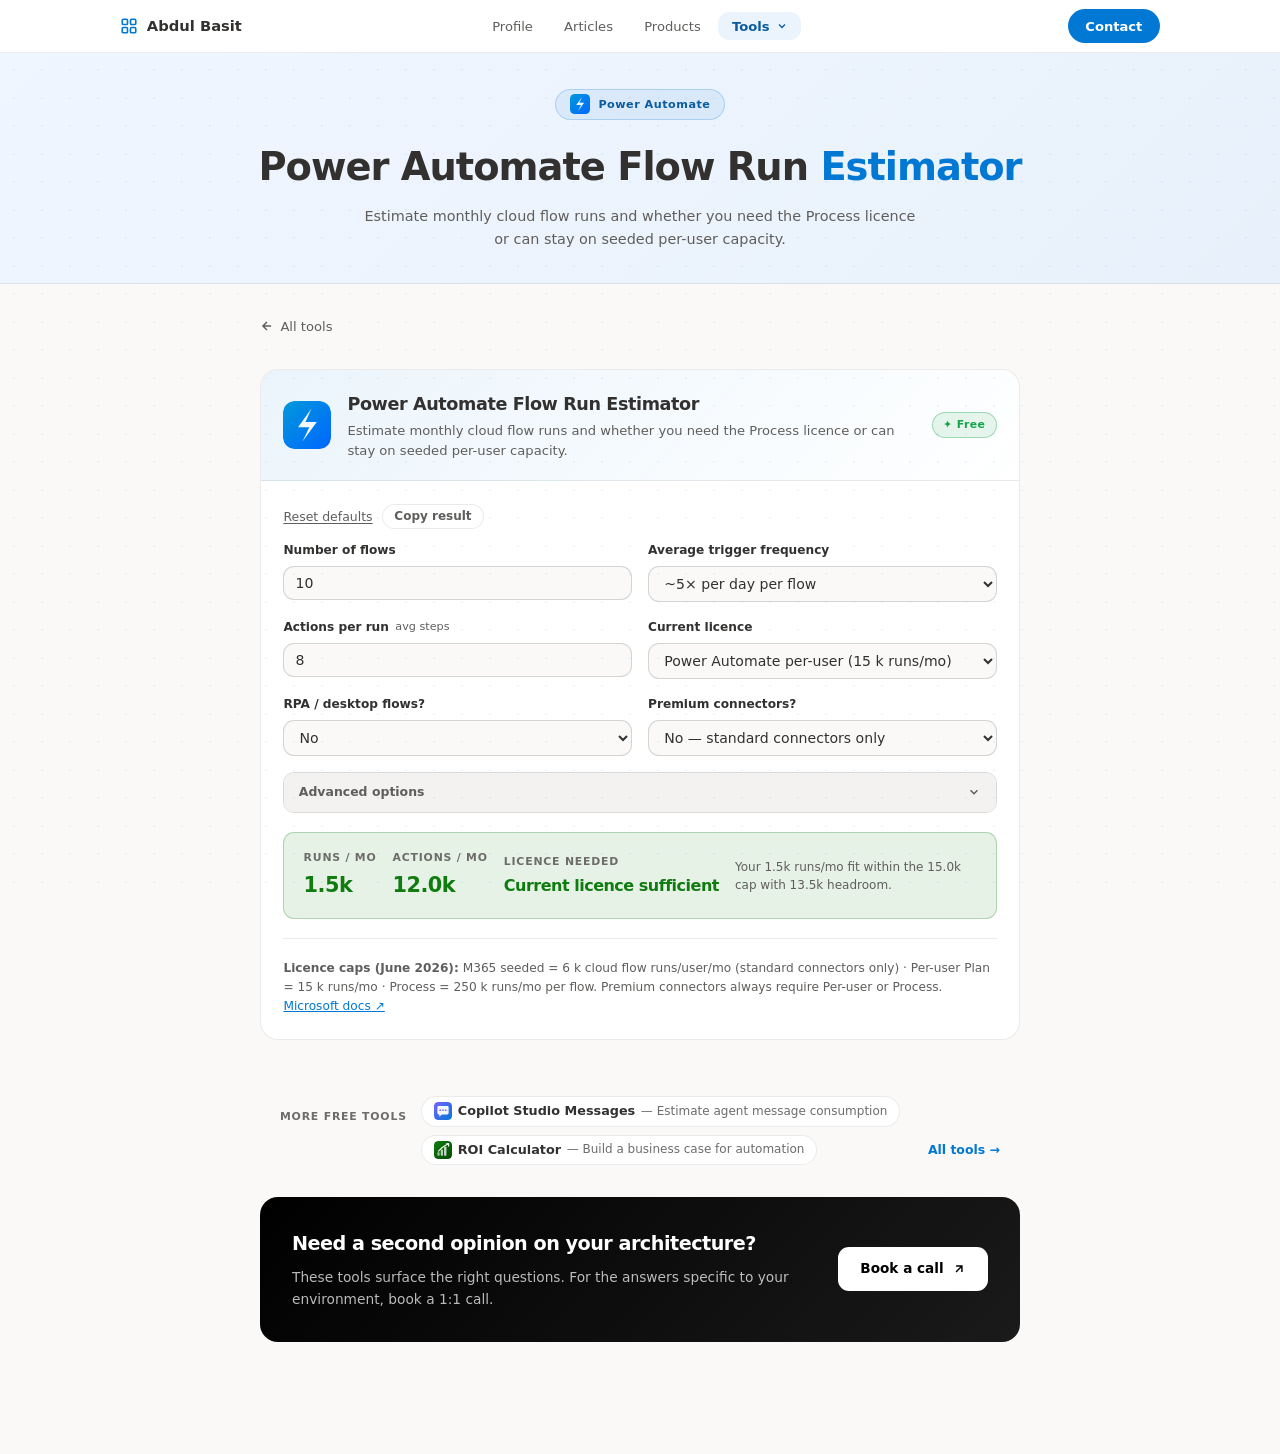
<file: power-automate.html>
﻿<!DOCTYPE html>
<html lang="en">
<head>
  <meta charset="UTF-8">
  <meta name="viewport" content="width=device-width, initial-scale=1.0">
  <title>Power Automate Flow Run Estimator — Free Tool · Abdul Basit</title>
  <meta name="description" content="Estimate monthly Power Automate cloud flow runs and whether you need the Process licence or can stay on seeded per-user capacity. Free tool by @PowerDynamite.">

  <link rel="icon" type="image/svg+xml" href="favicon.svg">

  <meta property="og:type" content="website">
  <meta property="og:url" content="https://powerdynamite.github.io/power-automate.html">
  <meta property="og:title" content="Power Automate Flow Run Estimator — Free Tool">
  <meta property="og:description" content="Estimate monthly Power Automate flow runs and get a licence recommendation. Free tool by @PowerDynamite.">
  <meta property="og:image" content="https://powerdynamite.github.io/og-image.svg">
  <meta property="og:image:width" content="1200">
  <meta property="og:image:height" content="630">
  <meta property="og:site_name" content="Abdul Basit · PowerDynamite">
  <meta name="twitter:card" content="summary_large_image">
  <meta name="twitter:title" content="Power Automate Flow Run Estimator — Free Tool">
  <meta name="twitter:description" content="Estimate monthly Power Automate flow runs and get a licence recommendation.">
  <meta name="twitter:image" content="https://powerdynamite.github.io/og-image.svg">
  <link rel="canonical" href="https://powerdynamite.github.io/power-automate.html">

  <script type="application/ld+json">
  {
    "@context": "https://schema.org",
    "@type": "BreadcrumbList",
    "itemListElement": [
      { "@type": "ListItem", "position": 1, "name": "Home", "item": "https://powerdynamite.github.io/" },
      { "@type": "ListItem", "position": 2, "name": "Tools", "item": "https://powerdynamite.github.io/tools.html" },
      { "@type": "ListItem", "position": 3, "name": "Power Automate Flow Run Estimator", "item": "https://powerdynamite.github.io/power-automate.html" }
    ]
  }
  </script>

  <script type="application/ld+json">
  {
    "@context": "https://schema.org",
    "@type": "WebApplication",
    "name": "Power Automate Flow Run Estimator",
    "url": "https://powerdynamite.github.io/power-automate.html",
    "applicationCategory": "BusinessApplication",
    "operatingSystem": "Web",
    "offers": { "@type": "Offer", "price": "0", "priceCurrency": "USD" },
    "description": "Estimate monthly Power Automate cloud flow runs and get a licence recommendation: seeded, per-user, or Process plan.",
    "author": { "@type": "Person", "name": "Abdul Basit", "url": "https://powerdynamite.github.io/" }
  }
  </script>

  <link rel="stylesheet" href="css/core.css">
  <link rel="stylesheet" href="css/pages/tools.css">
</head>
<body class="tools-page">

<main class="page-main">
<script src="js/nav-inject.js" data-active="tools"></script>

<div class="page-hero">
  <div class="page-hero-badge"><img src="img/icons/ms-power-automate.svg" alt=""> Power Automate</div>
  <h1>Power Automate Flow Run <span>Estimator</span></h1>
  <p>Estimate monthly cloud flow runs and whether you need the Process licence or can stay on seeded per-user capacity.</p>
</div>

<div class="tools-wrap">
  <a href="tools.html" class="back-link">
    <svg width="14" height="14" viewBox="0 0 24 24" fill="none" stroke="currentColor" stroke-width="2.5"><path d="M19 12H5M12 5l-7 7 7 7"/></svg>
    All tools
  </a>

  <div class="tool-card">
    <div class="tool-card-header">
      <div class="tool-card-icon"><img src="img/icons/ms-power-automate.svg" alt="Power Automate"></div>
      <div class="tool-card-meta">
        <div class="tool-card-name">Power Automate Flow Run Estimator</div>
        <div class="tool-card-desc">Estimate monthly cloud flow runs and whether you need the Process licence or can stay on seeded per-user capacity.</div>
      </div>
      <div class="tool-free-badge">✦ Free</div>
    </div>
    <div class="tool-card-body">
      <div class="calc-actions">
        <button class="calc-reset-btn" id="pa-reset">Reset defaults</button>
        <button class="copy-btn" id="pa-copy">Copy result</button>
      </div>
      <div class="calc-grid">
        <div class="calc-field">
          <label class="calc-label" for="pa-flows">Number of flows</label>
          <input class="calc-input" type="number" id="pa-flows" value="10" min="1">
        </div>
        <div class="calc-field">
          <label class="calc-label" for="pa-trigger">Average trigger frequency</label>
          <select class="calc-select" id="pa-trigger">
            <option value="30">Once a day per flow</option>
            <option value="150" selected>~5× per day per flow</option>
            <option value="300">~10× per day per flow</option>
            <option value="900">~30× per day per flow</option>
            <option value="4320">Every 10 minutes (max)</option>
          </select>
        </div>
        <div class="calc-field">
          <label class="calc-label" for="pa-actions">Actions per run <span class="calc-hint">avg steps</span></label>
          <input class="calc-input" type="number" id="pa-actions" value="8" min="1" max="500">
        </div>
        <div class="calc-field">
          <label class="calc-label" for="pa-licence">Current licence</label>
          <select class="calc-select" id="pa-licence">
            <option value="6000">M365 seeded (6 k runs/user/mo)</option>
            <option value="15000" selected>Power Automate per-user (15 k runs/mo)</option>
            <option value="250000">Power Automate Process (250 k runs/mo)</option>
          </select>
        </div>
        <div class="calc-field">
          <label class="calc-label" for="pa-rpa">RPA / desktop flows?</label>
          <select class="calc-select" id="pa-rpa">
            <option value="no" selected>No</option>
            <option value="attended">Yes — attended (needs per-user RPA)</option>
            <option value="unattended">Yes — unattended (needs Process + unattended add-on)</option>
          </select>
        </div>
        <div class="calc-field">
          <label class="calc-label" for="pa-premium">Premium connectors?</label>
          <select class="calc-select" id="pa-premium">
            <option value="no" selected>No — standard connectors only</option>
            <option value="yes">Yes — at least one premium connector</option>
          </select>
        </div>
      </div>
      <details class="calc-advanced" id="pa-advanced">
        <summary>Advanced options <svg class="calc-advanced-chev" width="14" height="14" viewBox="0 0 24 24" fill="none" stroke="currentColor" stroke-width="2.5"><polyline points="6,9 12,15 18,9"/></svg></summary>
        <div class="calc-advanced-body">
          <p class="calc-advanced-hint">Failed runs still count against your quota. Parallel branches multiply action counts.</p>
          <div class="calc-grid">
            <div class="calc-field">
              <label class="calc-label" for="pa-retry">Failure / retry rate <span class="calc-hint">% of runs that fail and retry</span></label>
              <div class="calc-range-wrap">
                <input class="calc-range" type="range" id="pa-retry" min="0" max="30" step="1" value="0">
                <span class="calc-range-val" id="pa-retry-val">0%</span>
              </div>
            </div>
            <div class="calc-field">
              <label class="calc-label" for="pa-bizdays">Business days only?</label>
              <select class="calc-select" id="pa-bizdays">
                <option value="1" selected>No — runs 7 days/week</option>
                <option value="0.714">Yes — weekdays only (÷1.4)</option>
              </select>
            </div>
            <div class="calc-field">
              <label class="calc-label" for="pa-branches">Avg parallel branches <span class="calc-hint">per flow run</span></label>
              <input class="calc-input" type="number" id="pa-branches" value="1" min="1" max="20">
            </div>
          </div>
        </div>
      </details>
      <div class="calc-result" id="pa-result">
        <div class="calc-result-item">
          <div class="calc-result-label">Runs / mo</div>
          <div class="calc-result-value" id="pa-runs">—</div>
        </div>
        <div class="calc-result-item">
          <div class="calc-result-label">Actions / mo</div>
          <div class="calc-result-value" id="pa-act">—</div>
        </div>
        <div class="calc-result-item">
          <div class="calc-result-label">Licence needed</div>
          <div class="calc-result-value" id="pa-rec" style="font-size:1rem">—</div>
        </div>
        <div class="calc-result-note" id="pa-note">Fill in the fields above.</div>
      </div>
      <div class="tool-divider"></div>
      <div style="font-size:0.76rem; color:var(--muted); line-height:1.6;">
        <strong>Licence caps (June 2026):</strong> M365 seeded = 6 k cloud flow runs/user/mo (standard connectors only) · Per-user Plan = 15 k runs/mo · Process = 250 k runs/mo per flow.
        Premium connectors always require Per-user or Process.
        <a href="https://learn.microsoft.com/en-us/power-platform/admin/api-request-limits-allocations" target="_blank" rel="noopener" style="color:var(--accent);">Microsoft docs ↗</a>
      </div>
    </div>
  </div>

  <div class="more-tools-bar">
    <div class="more-tools-label">More free tools</div>
    <div class="more-tools-links">
      <a href="copilot-studio.html" class="more-tools-link"><img src="img/icons/ms-copilot-studio.svg" alt="" class="more-tools-icon"> <span class="more-tools-name">Copilot Studio Messages</span><span class="more-tools-hint"> — Estimate agent message consumption</span></a>
      <a href="roi-calculator.html" class="more-tools-link"><img src="img/icons/ms-roi.svg" alt="" class="more-tools-icon"> <span class="more-tools-name">ROI Calculator</span><span class="more-tools-hint"> — Build a business case for automation</span></a>
      <a href="tools.html" class="more-tools-all">All tools →</a>
    </div>
  </div>

  <div class="page-cta-bar">
    <div class="page-cta-bar-body">
      <div class="page-cta-bar-title">Need a second opinion on your architecture?</div>
      <div class="page-cta-bar-desc">These tools surface the right questions. For the answers specific to your environment, book a 1:1 call.</div>
    </div>
    <a href="contact.html" class="page-cta-bar-btn">
      Book a call
      <svg width="14" height="14" viewBox="0 0 24 24" fill="none" stroke="currentColor" stroke-width="2.5"><path d="M7 17 17 7M7 7h10v10"/></svg>
    </a>
  </div>
</div>

<script src="js/tool-utils.js"></script>
<script>
function fmt(n) {
  if (n >= 1000000) return (n / 1000000).toFixed(1) + 'M';
  if (n >= 1000)    return (n / 1000).toFixed(1) + 'k';
  return n.toLocaleString();
}

function calcPA() {
  const flows   = parseInt(document.getElementById('pa-flows').value)   || 0;
  const trigger = parseInt(document.getElementById('pa-trigger').value) || 0;
  const actions = parseInt(document.getElementById('pa-actions').value) || 0;
  const cap     = parseInt(document.getElementById('pa-licence').value) || 0;
  const rpa     = document.getElementById('pa-rpa').value;
  const premium = document.getElementById('pa-premium').value;

  // advanced
  const retryPct  = parseFloat(document.getElementById('pa-retry').value)   || 0;
  const bizFactor = parseFloat(document.getElementById('pa-bizdays').value) || 1;
  const branches  = parseInt(document.getElementById('pa-branches').value)  || 1;

  const baseRuns    = flows * trigger * bizFactor;
  const retryRuns   = baseRuns * (retryPct / 100);
  const runs        = Math.round(baseRuns + retryRuns);
  const actTotal    = Math.round(runs * actions * branches);

  document.getElementById('pa-runs').textContent = fmt(runs);
  document.getElementById('pa-act').textContent  = fmt(actTotal);

  let rec = '', note = '', status = 'ok';
  if (rpa === 'unattended') {
    rec = 'Process + Unattended RPA';
    note = 'Unattended RPA requires a Process licence per flow plus the Unattended RPA add-on ($150/bot/mo).';
    status = 'warn';
  } else if (rpa === 'attended') {
    rec = 'Per-User + RPA add-on';
    note = 'Attended RPA requires the Per-User with RPA plan ($40/user/mo).';
    status = 'warn';
  } else if (runs > cap) {
    rec = runs > 250000 ? 'Multiple Process licences' : 'Process licence';
    note = `Your ${fmt(runs)} runs/mo exceed the ${fmt(cap)} cap. A Process licence ($150/mo) covers one automated flow.`;
    status = 'danger';
  } else if (premium === 'yes' && cap === 6000) {
    rec = 'Per-User Plan required';
    note = 'Premium connectors require at minimum a Per-User Power Automate plan ($15/user/mo).';
    status = 'warn';
  } else {
    rec = 'Current licence sufficient';
    note = `Your ${fmt(runs)} runs/mo fit within the ${fmt(cap)} cap with ${fmt(cap - runs)} headroom.${retryPct > 0 ? ' Includes ' + fmt(Math.round(retryRuns)) + ' estimated retry runs.' : ''}`;
    status = 'ok';
  }

  document.getElementById('pa-rec').textContent  = rec;
  document.getElementById('pa-note').textContent = note;
  setResultStatus(document.getElementById('pa-result'), status);
}

const PA_DEFAULTS = [{ id: 'pa-flows', value: 10 }, { id: 'pa-actions', value: 8 }, { id: 'pa-branches', value: 1 }];
['pa-flows','pa-actions','pa-branches'].forEach(id =>
  document.getElementById(id).addEventListener('input', calcPA));
['pa-trigger','pa-licence','pa-rpa','pa-premium','pa-bizdays'].forEach(id =>
  document.getElementById(id).addEventListener('change', calcPA));

document.getElementById('pa-retry').addEventListener('input', function() {
  document.getElementById('pa-retry-val').textContent = this.value + '%';
  calcPA();
});

document.getElementById('pa-reset').addEventListener('click', function() {
  resetForm(PA_DEFAULTS);
  document.getElementById('pa-trigger').value  = '150';
  document.getElementById('pa-licence').value  = '15000';
  document.getElementById('pa-rpa').value      = 'no';
  document.getElementById('pa-premium').value  = 'no';
  document.getElementById('pa-bizdays').value  = '1';
  document.getElementById('pa-retry').value    = 0;
  document.getElementById('pa-retry-val').textContent = '0%';
  calcPA();
});

document.getElementById('pa-copy').addEventListener('click', function() {
  const runs = document.getElementById('pa-runs').textContent;
  const act  = document.getElementById('pa-act').textContent;
  const rec  = document.getElementById('pa-rec').textContent;
  const note = document.getElementById('pa-note').textContent;
  copyToClipboard(
    'Power Automate Flow Run Estimate\nRuns/mo: ' + runs +
    '\nActions/mo: ' + act + '\nLicence needed: ' + rec + '\n' + note,
    this
  );
});

calcPA();
</script>
</main>
</body>
</html>
</file>
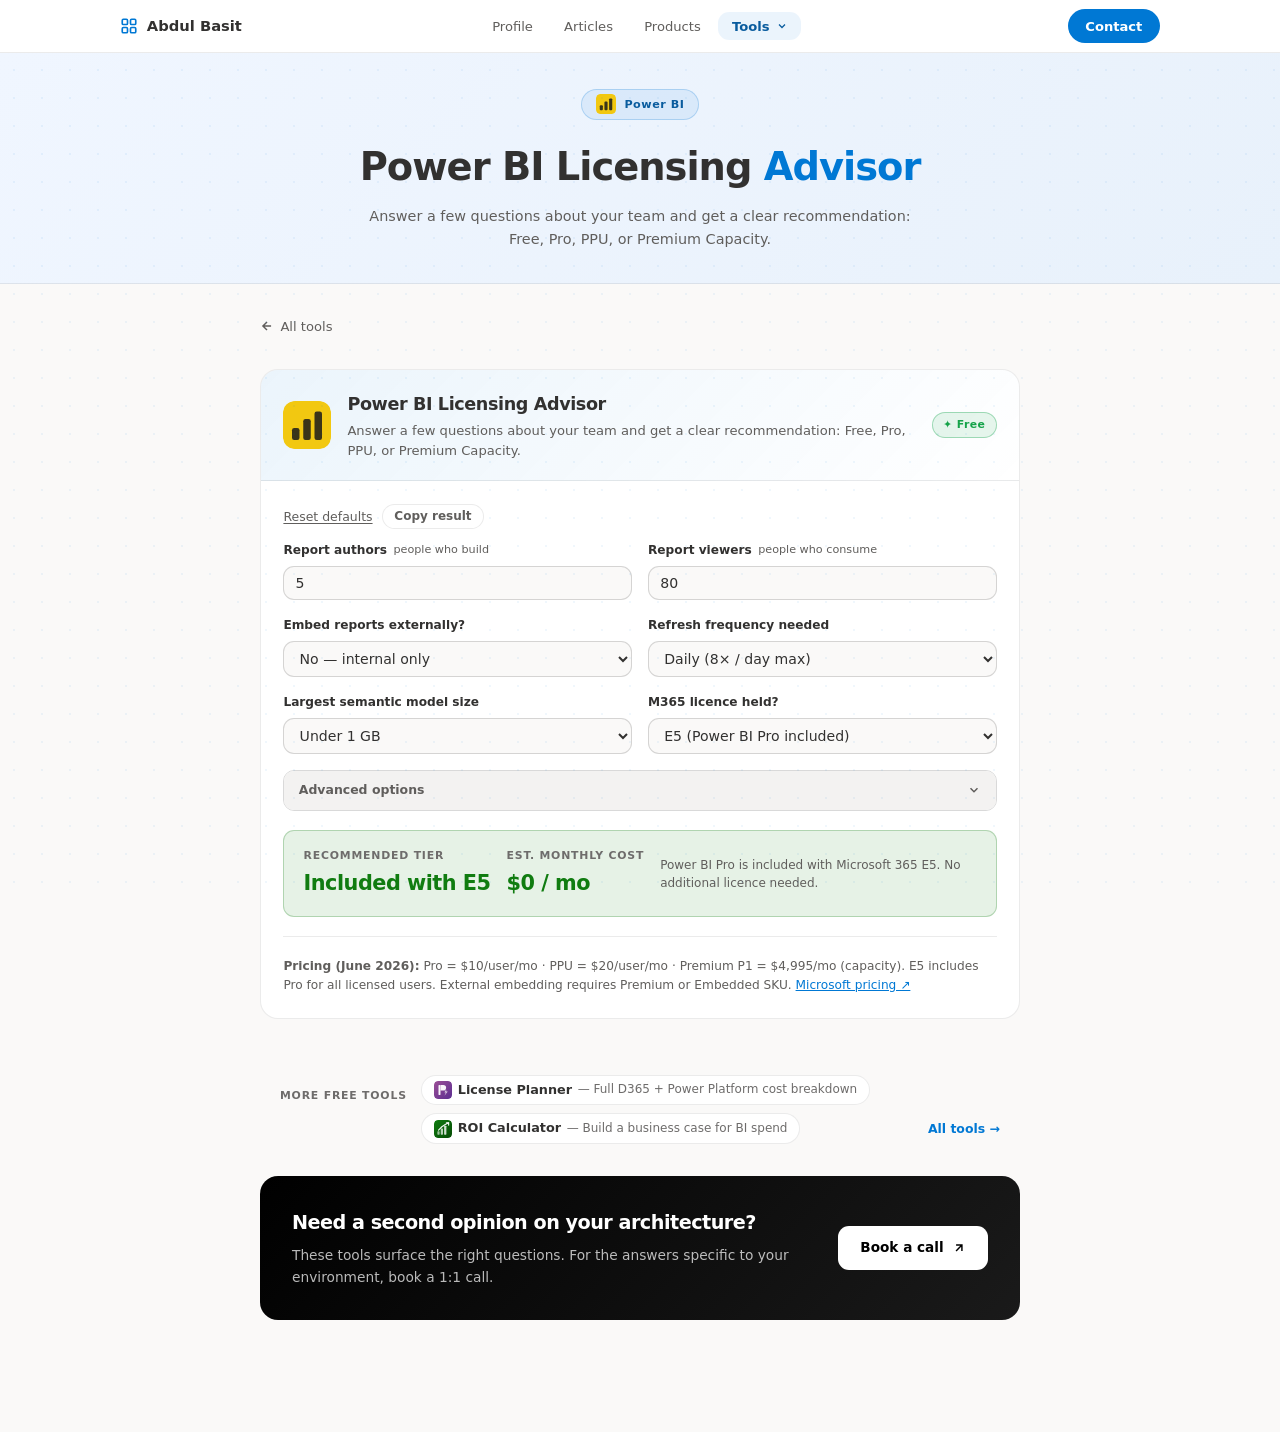
<file: power-bi.html>
<!DOCTYPE html>
<html lang="en">
<head>
  <meta charset="UTF-8">
  <meta name="viewport" content="width=device-width, initial-scale=1.0">
  <title>Power BI Licensing Advisor — Free Tool · Abdul Basit</title>
  <meta name="description" content="Answer a few questions about your team and get a clear Power BI recommendation: Free, Pro, PPU, or Premium Capacity. Free tool by @PowerDynamite.">

  <link rel="icon" type="image/svg+xml" href="favicon.svg">

  <meta property="og:type" content="website">
  <meta property="og:url" content="https://powerdynamite.github.io/power-bi.html">
  <meta property="og:title" content="Power BI Licensing Advisor — Free Tool">
  <meta property="og:description" content="Get a clear Power BI licence recommendation: Free, Pro, PPU, or Premium Capacity. Free tool by @PowerDynamite.">
  <meta property="og:image" content="https://powerdynamite.github.io/og-image.svg">
  <meta property="og:image:width" content="1200">
  <meta property="og:image:height" content="630">
  <meta property="og:site_name" content="Abdul Basit · PowerDynamite">
  <meta name="twitter:card" content="summary_large_image">
  <meta name="twitter:title" content="Power BI Licensing Advisor — Free Tool">
  <meta name="twitter:description" content="Get a clear Power BI licence recommendation.">
  <meta name="twitter:image" content="https://powerdynamite.github.io/og-image.svg">
  <link rel="canonical" href="https://powerdynamite.github.io/power-bi.html">

  <script type="application/ld+json">
  {
    "@context": "https://schema.org",
    "@type": "BreadcrumbList",
    "itemListElement": [
      { "@type": "ListItem", "position": 1, "name": "Home", "item": "https://powerdynamite.github.io/" },
      { "@type": "ListItem", "position": 2, "name": "Tools", "item": "https://powerdynamite.github.io/tools.html" },
      { "@type": "ListItem", "position": 3, "name": "Power BI Licensing Advisor", "item": "https://powerdynamite.github.io/power-bi.html" }
    ]
  }
  </script>

  <script type="application/ld+json">
  {
    "@context": "https://schema.org",
    "@type": "WebApplication",
    "name": "Power BI Licensing Advisor",
    "url": "https://powerdynamite.github.io/power-bi.html",
    "applicationCategory": "BusinessApplication",
    "operatingSystem": "Web",
    "offers": { "@type": "Offer", "price": "0", "priceCurrency": "USD" },
    "description": "Answer a few questions about your team and get a clear Power BI licence recommendation: Free, Pro, PPU, or Premium Capacity.",
    "author": { "@type": "Person", "name": "Abdul Basit", "url": "https://powerdynamite.github.io/" }
  }
  </script>

  <link rel="stylesheet" href="css/core.css">
  <link rel="stylesheet" href="css/pages/tools.css">
</head>
<body class="tools-page">

<main class="page-main">
<script src="js/nav-inject.js" data-active="tools"></script>

<div class="page-hero">
  <div class="page-hero-badge"><img src="img/icons/ms-power-bi.svg" alt=""> Power BI</div>
  <h1>Power BI Licensing <span>Advisor</span></h1>
  <p>Answer a few questions about your team and get a clear recommendation: Free, Pro, PPU, or Premium Capacity.</p>
</div>

<div class="tools-wrap">
  <a href="tools.html" class="back-link">
    <svg width="14" height="14" viewBox="0 0 24 24" fill="none" stroke="currentColor" stroke-width="2.5"><path d="M19 12H5M12 5l-7 7 7 7"/></svg>
    All tools
  </a>

  <div class="tool-card">
    <div class="tool-card-header">
      <div class="tool-card-icon"><img src="img/icons/ms-power-bi.svg" alt="Power BI"></div>
      <div class="tool-card-meta">
        <div class="tool-card-name">Power BI Licensing Advisor</div>
        <div class="tool-card-desc">Answer a few questions about your team and get a clear recommendation: Free, Pro, PPU, or Premium Capacity.</div>
      </div>
      <div class="tool-free-badge">✦ Free</div>
    </div>
    <div class="tool-card-body">
      <div class="calc-actions">
        <button class="calc-reset-btn" id="bi-reset">Reset defaults</button>
        <button class="copy-btn" id="bi-copy">Copy result</button>
      </div>
      <div class="calc-grid">
        <div class="calc-field">
          <label class="calc-label" for="bi-authors">Report authors <span class="calc-hint">people who build</span></label>
          <input class="calc-input" type="number" id="bi-authors" value="5" min="0">
        </div>
        <div class="calc-field">
          <label class="calc-label" for="bi-viewers">Report viewers <span class="calc-hint">people who consume</span></label>
          <input class="calc-input" type="number" id="bi-viewers" value="80" min="0">
        </div>
        <div class="calc-field">
          <label class="calc-label" for="bi-embed">Embed reports externally?</label>
          <select class="calc-select" id="bi-embed">
            <option value="no" selected>No — internal only</option>
            <option value="customers">Yes — for customers / partners</option>
          </select>
        </div>
        <div class="calc-field">
          <label class="calc-label" for="bi-refresh">Refresh frequency needed</label>
          <select class="calc-select" id="bi-refresh">
            <option value="daily" selected>Daily (8× / day max)</option>
            <option value="hourly">Hourly or near-real-time</option>
            <option value="streaming">Streaming / push datasets</option>
          </select>
        </div>
        <div class="calc-field">
          <label class="calc-label" for="bi-model">Largest semantic model size</label>
          <select class="calc-select" id="bi-model">
            <option value="small" selected>Under 1 GB</option>
            <option value="medium">1–25 GB</option>
            <option value="large">25–100 GB (needs Premium)</option>
          </select>
        </div>
        <div class="calc-field">
          <label class="calc-label" for="bi-m365">M365 licence held?</label>
          <select class="calc-select" id="bi-m365">
            <option value="e5" selected>E5 (Power BI Pro included)</option>
            <option value="e3">E3 / E1 (no Power BI included)</option>
            <option value="none">No M365 licence</option>
          </select>
        </div>
      </div>
      <details class="calc-advanced" id="bi-advanced">
        <summary>Advanced options <svg class="calc-advanced-chev" width="14" height="14" viewBox="0 0 24 24" fill="none" stroke="currentColor" stroke-width="2.5"><polyline points="6,9 12,15 18,9"/></svg></summary>
        <div class="calc-advanced-body">
          <p class="calc-advanced-hint">These features force a higher licence tier regardless of user count.</p>
          <div class="calc-grid">
            <div class="calc-field">
              <label class="calc-label" for="bi-paginated">Paginated reports needed?</label>
              <select class="calc-select" id="bi-paginated">
                <option value="no" selected>No</option>
                <option value="yes">Yes — pixel-perfect / print reports</option>
              </select>
            </div>
            <div class="calc-field">
              <label class="calc-label" for="bi-external">External / guest users <span class="calc-hint">outside your tenant</span></label>
              <input class="calc-input" type="number" id="bi-external" value="0" min="0">
            </div>
            <div class="calc-field">
              <label class="calc-label" for="bi-fabric">Fabric / Lakehouse integration?</label>
              <select class="calc-select" id="bi-fabric">
                <option value="no" selected>No</option>
                <option value="yes">Yes — OneLake / Fabric items</option>
              </select>
            </div>
          </div>
        </div>
      </details>
      <div class="calc-result" id="bi-result">
        <div class="calc-result-item" style="min-width:160px">
          <div class="calc-result-label">Recommended tier</div>
          <div class="calc-result-value" id="bi-tier">—</div>
        </div>
        <div class="calc-result-item">
          <div class="calc-result-label">Est. monthly cost</div>
          <div class="calc-result-value" id="bi-cost">—</div>
        </div>
        <div class="calc-result-note" id="bi-note">Fill in the fields above.</div>
      </div>
      <div class="tool-divider"></div>
      <div style="font-size:0.76rem; color:var(--muted); line-height:1.6;">
        <strong>Pricing (June 2026):</strong> Pro = $10/user/mo · PPU = $20/user/mo · Premium P1 = $4,995/mo (capacity).
        E5 includes Pro for all licensed users. External embedding requires Premium or Embedded SKU.
        <a href="https://powerbi.microsoft.com/en-us/pricing/" target="_blank" rel="noopener" style="color:var(--accent);">Microsoft pricing ↗</a>
      </div>
    </div>
  </div>

  <div class="more-tools-bar">
    <div class="more-tools-label">More free tools</div>
    <div class="more-tools-links">
      <a href="license-planner.html" class="more-tools-link"><img src="img/icons/ms-power-platform.svg" alt="" class="more-tools-icon"> <span class="more-tools-name">License Planner</span><span class="more-tools-hint"> — Full D365 + Power Platform cost breakdown</span></a>
      <a href="roi-calculator.html" class="more-tools-link"><img src="img/icons/ms-roi.svg" alt="" class="more-tools-icon"> <span class="more-tools-name">ROI Calculator</span><span class="more-tools-hint"> — Build a business case for BI spend</span></a>
      <a href="tools.html" class="more-tools-all">All tools →</a>
    </div>
  </div>

  <div class="page-cta-bar">
    <div class="page-cta-bar-body">
      <div class="page-cta-bar-title">Need a second opinion on your architecture?</div>
      <div class="page-cta-bar-desc">These tools surface the right questions. For the answers specific to your environment, book a 1:1 call.</div>
    </div>
    <a href="contact.html" class="page-cta-bar-btn">
      Book a call
      <svg width="14" height="14" viewBox="0 0 24 24" fill="none" stroke="currentColor" stroke-width="2.5"><path d="M7 17 17 7M7 7h10v10"/></svg>
    </a>
  </div>
</div>

<script src="js/tool-utils.js"></script>
<script>
function calcBI() {
  const authors  = parseInt(document.getElementById('bi-authors').value)  || 0;
  const viewers  = parseInt(document.getElementById('bi-viewers').value)  || 0;
  const embed    = document.getElementById('bi-embed').value;
  const refresh  = document.getElementById('bi-refresh').value;
  const model    = document.getElementById('bi-model').value;
  const m365     = document.getElementById('bi-m365').value;

  // advanced
  const paginated = document.getElementById('bi-paginated').value;
  const external  = parseInt(document.getElementById('bi-external').value) || 0;
  const fabric    = document.getElementById('bi-fabric').value;

  let tier = '', cost = 0, note = '', status = 'ok';

  if (embed === 'customers' || model === 'large' || fabric === 'yes') {
    tier = fabric === 'yes' ? 'Microsoft Fabric (F64+)' : 'Premium P1 Capacity';
    cost = 5003;
    note = fabric === 'yes'
      ? 'Fabric / OneLake integration requires a Fabric capacity SKU (F64 ~$5,003/mo).'
      : embed === 'customers'
        ? 'External embedding requires Premium Capacity. All internal users covered at no extra per-user cost.'
        : 'Models over 25 GB require Premium Capacity.';
    status = 'warn';
  } else if (refresh === 'hourly' || refresh === 'streaming' || paginated === 'yes') {
    tier = 'Premium Per User (PPU)';
    const ppuUsers = m365 === 'e5' ? viewers + external : authors + viewers + external;
    cost = ppuUsers * 20;
    note = paginated === 'yes'
      ? `Paginated reports require PPU or Premium. ${ppuUsers} users × $20/mo.`
      : `Near-real-time refresh requires PPU ($20/user/mo). ${ppuUsers} users need PPU.`;
    status = 'warn';
  } else if (viewers > 0 || authors > 0 || external > 0) {
    if (m365 === 'e5' && external === 0) {
      tier = 'Included with E5';
      cost = 0;
      note = 'Power BI Pro is included with Microsoft 365 E5. No additional licence needed.';
      status = 'ok';
    } else {
      tier = 'Power BI Pro';
      const proUsers = (m365 === 'e5' ? 0 : authors + viewers) + external;
      cost = proUsers * 10;
      note = external > 0
        ? `Pro at $10/user/mo. ${external} external guest user${external > 1 ? 's' : ''} need their own Pro licence.`
        : `Pro at $10/user/mo covers all ${authors + viewers} users.`;
      status = 'warn';
    }
  } else {
    tier   = 'Power BI Free';
    cost   = 0;
    note   = 'Free tier for personal use. Sharing requires Pro.';
    status = 'ok';
  }

  document.getElementById('bi-tier').textContent = tier;
  document.getElementById('bi-cost').textContent = cost === 0 ? '$0 / mo' : '$' + cost.toLocaleString() + ' / mo';
  document.getElementById('bi-note').textContent = note;
  setResultStatus(document.getElementById('bi-result'), status);
}

const BI_DEFAULTS = [{ id: 'bi-authors', value: 5 }, { id: 'bi-viewers', value: 80 }, { id: 'bi-external', value: 0 }];
['bi-authors','bi-viewers','bi-external'].forEach(id =>
  document.getElementById(id).addEventListener('input', calcBI));
['bi-embed','bi-refresh','bi-model','bi-m365','bi-paginated','bi-fabric'].forEach(id =>
  document.getElementById(id).addEventListener('change', calcBI));

document.getElementById('bi-reset').addEventListener('click', function() {
  resetForm(BI_DEFAULTS);
  document.getElementById('bi-embed').value      = 'no';
  document.getElementById('bi-refresh').value    = 'daily';
  document.getElementById('bi-model').value      = 'small';
  document.getElementById('bi-m365').value       = 'e5';
  document.getElementById('bi-paginated').value  = 'no';
  document.getElementById('bi-fabric').value     = 'no';
  calcBI();
});

document.getElementById('bi-copy').addEventListener('click', function() {
  const tier = document.getElementById('bi-tier').textContent;
  const cost = document.getElementById('bi-cost').textContent;
  const note = document.getElementById('bi-note').textContent;
  copyToClipboard(
    'Power BI Licensing Recommendation\nTier: ' + tier +
    '\nEst. monthly cost: ' + cost + '\n' + note,
    this
  );
});

calcBI();
</script>
</main>
</body>
</html>
</file>
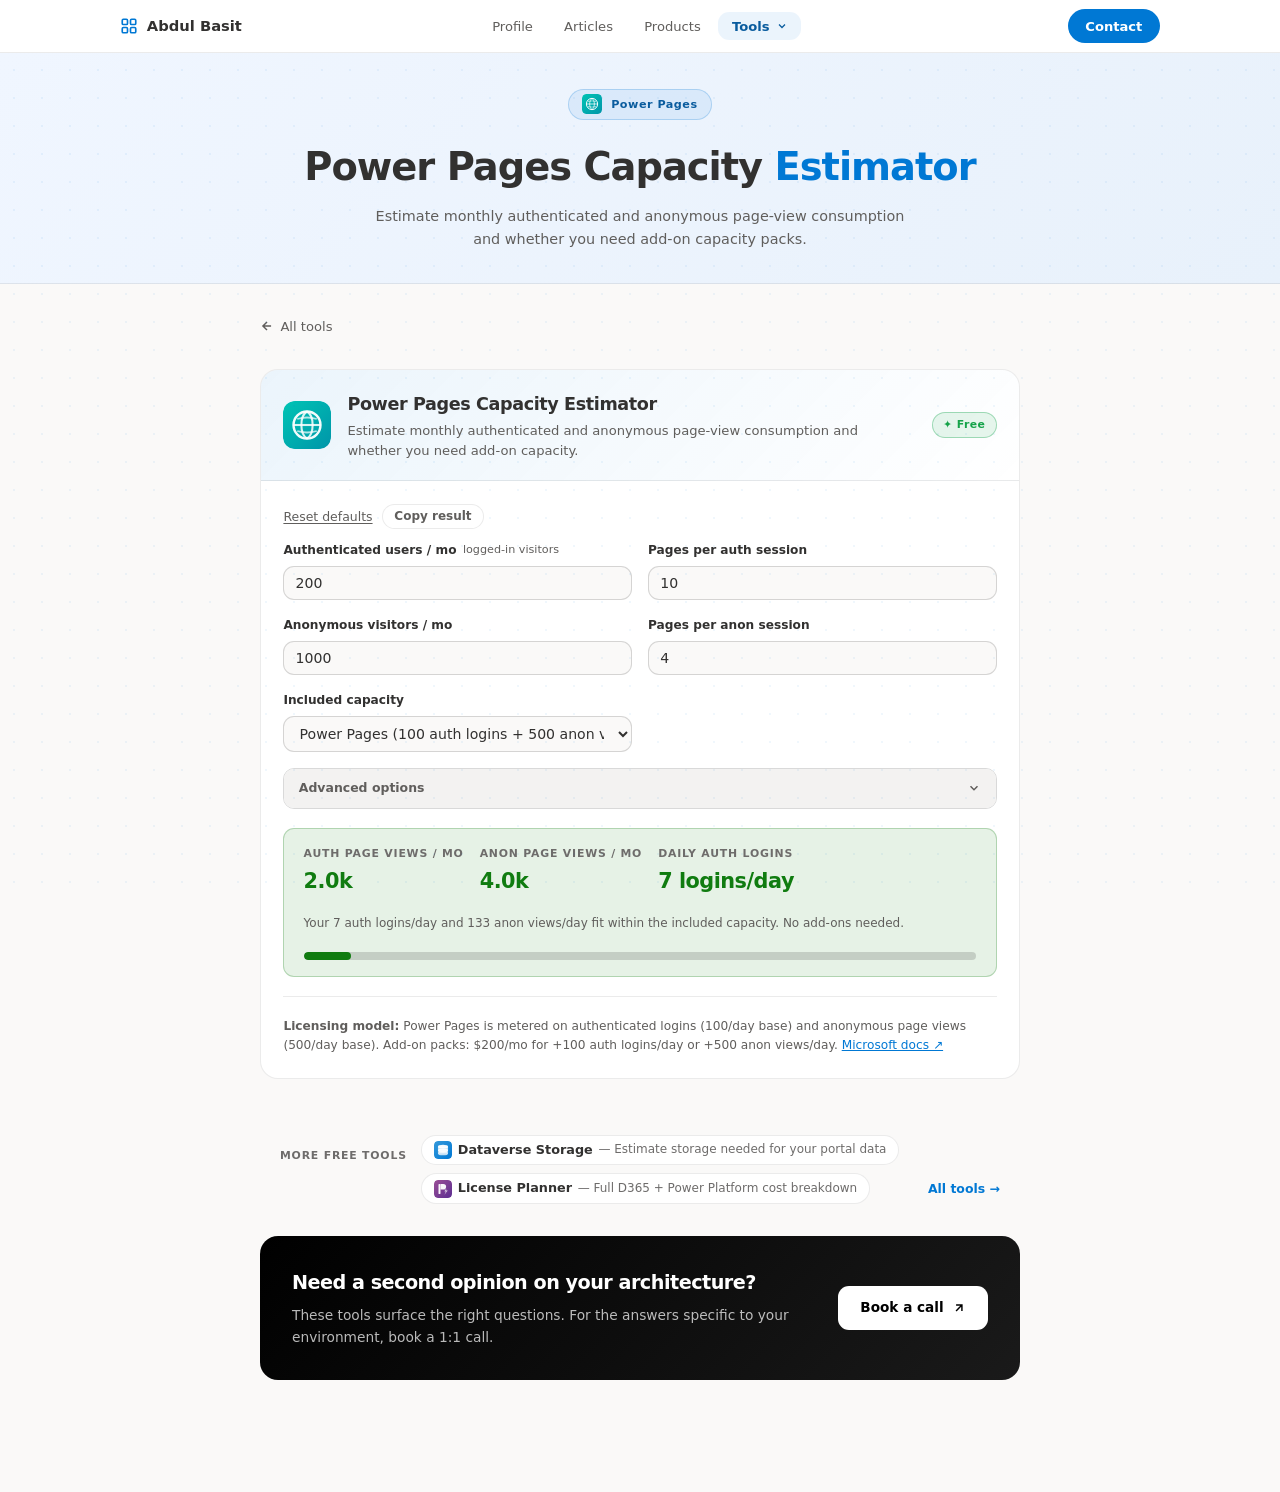
<file: power-pages.html>
<!DOCTYPE html>
<html lang="en">
<head>
  <meta charset="UTF-8">
  <meta name="viewport" content="width=device-width, initial-scale=1.0">
  <title>Power Pages Capacity Estimator — Free Tool · Abdul Basit</title>
  <meta name="description" content="Estimate monthly Power Pages authenticated and anonymous page-view consumption and whether you need add-on capacity. Free tool by @PowerDynamite.">

  <link rel="icon" type="image/svg+xml" href="favicon.svg">

  <meta property="og:type" content="website">
  <meta property="og:url" content="https://powerdynamite.github.io/power-pages.html">
  <meta property="og:title" content="Power Pages Capacity Estimator — Free Tool">
  <meta property="og:description" content="Estimate Power Pages page-view consumption and add-on capacity needs. Free tool by @PowerDynamite.">
  <meta property="og:image" content="https://powerdynamite.github.io/og-image.svg">
  <meta property="og:image:width" content="1200">
  <meta property="og:image:height" content="630">
  <meta property="og:site_name" content="Abdul Basit · PowerDynamite">
  <meta name="twitter:card" content="summary_large_image">
  <meta name="twitter:title" content="Power Pages Capacity Estimator — Free Tool">
  <meta name="twitter:description" content="Estimate Power Pages capacity needs.">
  <meta name="twitter:image" content="https://powerdynamite.github.io/og-image.svg">
  <link rel="canonical" href="https://powerdynamite.github.io/power-pages.html">

  <script type="application/ld+json">
  {
    "@context": "https://schema.org",
    "@type": "BreadcrumbList",
    "itemListElement": [
      { "@type": "ListItem", "position": 1, "name": "Home", "item": "https://powerdynamite.github.io/" },
      { "@type": "ListItem", "position": 2, "name": "Tools", "item": "https://powerdynamite.github.io/tools.html" },
      { "@type": "ListItem", "position": 3, "name": "Power Pages Capacity Estimator", "item": "https://powerdynamite.github.io/power-pages.html" }
    ]
  }
  </script>

  <script type="application/ld+json">
  {
    "@context": "https://schema.org",
    "@type": "WebApplication",
    "name": "Power Pages Capacity Estimator",
    "url": "https://powerdynamite.github.io/power-pages.html",
    "applicationCategory": "BusinessApplication",
    "operatingSystem": "Web",
    "offers": { "@type": "Offer", "price": "0", "priceCurrency": "USD" },
    "description": "Estimate monthly Power Pages authenticated and anonymous page-view consumption and whether you need add-on capacity packs.",
    "author": { "@type": "Person", "name": "Abdul Basit", "url": "https://powerdynamite.github.io/" }
  }
  </script>

  <link rel="stylesheet" href="css/core.css">
  <link rel="stylesheet" href="css/pages/tools.css">
</head>
<body class="tools-page">

<main class="page-main">
<script src="js/nav-inject.js" data-active="tools"></script>

<div class="page-hero">
  <div class="page-hero-badge"><img src="img/icons/ms-power-pages.svg" alt=""> Power Pages</div>
  <h1>Power Pages Capacity <span>Estimator</span></h1>
  <p>Estimate monthly authenticated and anonymous page-view consumption and whether you need add-on capacity packs.</p>
</div>

<div class="tools-wrap">
  <a href="tools.html" class="back-link">
    <svg width="14" height="14" viewBox="0 0 24 24" fill="none" stroke="currentColor" stroke-width="2.5"><path d="M19 12H5M12 5l-7 7 7 7"/></svg>
    All tools
  </a>

  <div class="tool-card">
    <div class="tool-card-header">
      <div class="tool-card-icon"><img src="img/icons/ms-power-pages.svg" alt="Power Pages"></div>
      <div class="tool-card-meta">
        <div class="tool-card-name">Power Pages Capacity Estimator</div>
        <div class="tool-card-desc">Estimate monthly authenticated and anonymous page-view consumption and whether you need add-on capacity.</div>
      </div>
      <div class="tool-free-badge">✦ Free</div>
    </div>
    <div class="tool-card-body">
      <div class="calc-actions">
        <button class="calc-reset-btn" id="pp-reset">Reset defaults</button>
        <button class="copy-btn" id="pp-copy">Copy result</button>
      </div>
      <div class="calc-grid">
        <div class="calc-field">
          <label class="calc-label" for="pp-auth-users">Authenticated users / mo <span class="calc-hint">logged-in visitors</span></label>
          <input class="calc-input" type="number" id="pp-auth-users" value="200" min="0">
        </div>
        <div class="calc-field">
          <label class="calc-label" for="pp-auth-pages">Pages per auth session</label>
          <input class="calc-input" type="number" id="pp-auth-pages" value="10" min="1">
        </div>
        <div class="calc-field">
          <label class="calc-label" for="pp-anon-users">Anonymous visitors / mo</label>
          <input class="calc-input" type="number" id="pp-anon-users" value="1000" min="0">
        </div>
        <div class="calc-field">
          <label class="calc-label" for="pp-anon-pages">Pages per anon session</label>
          <input class="calc-input" type="number" id="pp-anon-pages" value="4" min="1">
        </div>
        <div class="calc-field">
          <label class="calc-label" for="pp-licence">Included capacity</label>
          <select class="calc-select" id="pp-licence">
            <option value="0,0">Trial / none</option>
            <option value="100,500" selected>Power Pages (100 auth logins + 500 anon views/day)</option>
            <option value="500,5000">Power Pages + capacity add-ons</option>
          </select>
        </div>
      </div>
      <details class="calc-advanced" id="pp-advanced">
        <summary>Advanced options <svg class="calc-advanced-chev" width="14" height="14" viewBox="0 0 24 24" fill="none" stroke="currentColor" stroke-width="2.5"><polyline points="6,9 12,15 18,9"/></svg></summary>
        <div class="calc-advanced-body">
          <p class="calc-advanced-hint">Multiple sites each have their own capacity pool. A peak multiplier accounts for seasonal spikes.</p>
          <div class="calc-grid">
            <div class="calc-field">
              <label class="calc-label" for="pp-sites">Number of sites <span class="calc-hint">each gets its own pool</span></label>
              <input class="calc-input" type="number" id="pp-sites" value="1" min="1" max="20">
            </div>
            <div class="calc-field">
              <label class="calc-label" for="pp-peak">Peak month multiplier <span class="calc-hint">seasonal traffic spike</span></label>
              <div class="calc-range-wrap">
                <input class="calc-range" type="range" id="pp-peak" min="1" max="5" step="0.5" value="1">
                <span class="calc-range-val" id="pp-peak-val">1.0×</span>
              </div>
            </div>
            <div class="calc-field">
              <label class="calc-label" for="pp-bot">Copilot / bot on portal?</label>
              <select class="calc-select" id="pp-bot">
                <option value="no" selected>No</option>
                <option value="yes">Yes — adds Copilot Studio messages</option>
              </select>
            </div>
          </div>
        </div>
      </details>
      <div class="calc-result" id="pp-result">
        <div class="calc-result-item">
          <div class="calc-result-label">Auth page views / mo</div>
          <div class="calc-result-value" id="pp-auth-views">—</div>
        </div>
        <div class="calc-result-item">
          <div class="calc-result-label">Anon page views / mo</div>
          <div class="calc-result-value" id="pp-anon-views">—</div>
        </div>
        <div class="calc-result-item">
          <div class="calc-result-label">Daily auth logins</div>
          <div class="calc-result-value" id="pp-daily-auth">—</div>
        </div>
        <div class="calc-result-note" id="pp-note">Fill in the fields above.</div>
        <div class="result-bar"><div class="result-bar-fill" id="pp-bar"></div></div>
      </div>
      <div class="tool-divider"></div>
      <div style="font-size:0.76rem; color:var(--muted); line-height:1.6;">
        <strong>Licensing model:</strong> Power Pages is metered on authenticated logins (100/day base) and anonymous page views (500/day base).
        Add-on packs: $200/mo for +100 auth logins/day or +500 anon views/day.
        <a href="https://learn.microsoft.com/en-us/power-pages/admin/licensing/power-pages-licensing" target="_blank" rel="noopener" style="color:var(--accent);">Microsoft docs ↗</a>
      </div>
    </div>
  </div>

  <div class="more-tools-bar">
    <div class="more-tools-label">More free tools</div>
    <div class="more-tools-links">
      <a href="dataverse.html" class="more-tools-link"><img src="img/icons/ms-dataverse.svg" alt="" class="more-tools-icon"> <span class="more-tools-name">Dataverse Storage</span><span class="more-tools-hint"> — Estimate storage needed for your portal data</span></a>
      <a href="license-planner.html" class="more-tools-link"><img src="img/icons/ms-power-platform.svg" alt="" class="more-tools-icon"> <span class="more-tools-name">License Planner</span><span class="more-tools-hint"> — Full D365 + Power Platform cost breakdown</span></a>
      <a href="tools.html" class="more-tools-all">All tools →</a>
    </div>
  </div>

  <div class="page-cta-bar">
    <div class="page-cta-bar-body">
      <div class="page-cta-bar-title">Need a second opinion on your architecture?</div>
      <div class="page-cta-bar-desc">These tools surface the right questions. For the answers specific to your environment, book a 1:1 call.</div>
    </div>
    <a href="contact.html" class="page-cta-bar-btn">
      Book a call
      <svg width="14" height="14" viewBox="0 0 24 24" fill="none" stroke="currentColor" stroke-width="2.5"><path d="M7 17 17 7M7 7h10v10"/></svg>
    </a>
  </div>
</div>

<script src="js/tool-utils.js"></script>
<script>
function fmt(n) {
  if (n >= 1000000) return (n / 1000000).toFixed(1) + 'M';
  if (n >= 1000)    return (n / 1000).toFixed(1) + 'k';
  return n.toLocaleString();
}

function calcPP() {
  const authUsers  = parseInt(document.getElementById('pp-auth-users').value)  || 0;
  const authPages  = parseInt(document.getElementById('pp-auth-pages').value)  || 1;
  const anonUsers  = parseInt(document.getElementById('pp-anon-users').value)  || 0;
  const anonPages  = parseInt(document.getElementById('pp-anon-pages').value)  || 1;
  const licRaw     = document.getElementById('pp-licence').value;
  const [authCap, anonCap] = licRaw.split(',').map(Number);

  // advanced
  const sites     = parseInt(document.getElementById('pp-sites').value)  || 1;
  const peakMult  = parseFloat(document.getElementById('pp-peak').value) || 1;
  const bot       = document.getElementById('pp-bot').value;

  const authViews  = Math.round(authUsers * authPages * peakMult);
  const anonViews  = Math.round(anonUsers * anonPages * peakMult);
  const dailyAuth  = Math.ceil(authUsers / 30);

  document.getElementById('pp-auth-views').textContent = fmt(authViews);
  document.getElementById('pp-anon-views').textContent = fmt(anonViews);
  document.getElementById('pp-daily-auth').textContent = dailyAuth + ' logins/day';

  // each site has its own pool, so effective cap scales with site count
  const effectiveAuthCap = authCap * sites;
  const effectiveAnonCap = anonCap * sites;

  const authOver = Math.max(0, dailyAuth - effectiveAuthCap);
  const anonOver = Math.max(0, (anonViews / 30) - effectiveAnonCap);
  const addOns   = Math.ceil(authOver / 100) + Math.ceil(anonOver / 500);
  const addOnCost = addOns * 200;

  let noteText = authOver <= 0 && anonOver <= 0
    ? `Your ${dailyAuth} auth logins/day and ${fmt(Math.round(anonViews / 30))} anon views/day fit within the ${sites > 1 ? sites + '-site' : ''} included capacity. No add-ons needed.`
    : `~${addOns} capacity add-on pack${addOns > 1 ? 's' : ''} needed (~$${addOnCost}/mo).`;

  if (bot === 'yes') {
    const botMsgs = Math.round((authUsers + anonUsers) * 3);
    noteText += ` Portal bot adds ~${fmt(botMsgs)} Copilot Studio messages/mo (estimate at 3 msgs/session).`;
  }

  document.getElementById('pp-note').textContent = noteText;

  const authUsagePct = effectiveAuthCap > 0 ? Math.min(100, (dailyAuth / effectiveAuthCap) * 100) : 100;
  renderBar(document.getElementById('pp-bar'), authUsagePct);

  const headroom = effectiveAuthCap > 0 ? (effectiveAuthCap - dailyAuth) / effectiveAuthCap : 0;
  const status   = authOver > 0 || anonOver > 0 ? 'danger' : headroom < 0.2 ? 'warn' : 'ok';
  setResultStatus(document.getElementById('pp-result'), status);
}

const PP_DEFAULTS = [
  { id: 'pp-auth-users', value: 200 }, { id: 'pp-auth-pages', value: 10 },
  { id: 'pp-anon-users', value: 1000 }, { id: 'pp-anon-pages', value: 4 },
  { id: 'pp-sites', value: 1 }
];
['pp-auth-users','pp-auth-pages','pp-anon-users','pp-anon-pages','pp-sites'].forEach(id =>
  document.getElementById(id).addEventListener('input', calcPP));
['pp-licence','pp-bot'].forEach(id =>
  document.getElementById(id).addEventListener('change', calcPP));

document.getElementById('pp-peak').addEventListener('input', function() {
  document.getElementById('pp-peak-val').textContent = parseFloat(this.value).toFixed(1) + '×';
  calcPP();
});

document.getElementById('pp-reset').addEventListener('click', function() {
  resetForm(PP_DEFAULTS);
  document.getElementById('pp-licence').value = '100,500';
  document.getElementById('pp-bot').value     = 'no';
  document.getElementById('pp-peak').value    = 1;
  document.getElementById('pp-peak-val').textContent = '1.0×';
  calcPP();
});

document.getElementById('pp-copy').addEventListener('click', function() {
  const authV  = document.getElementById('pp-auth-views').textContent;
  const anonV  = document.getElementById('pp-anon-views').textContent;
  const daily  = document.getElementById('pp-daily-auth').textContent;
  const note   = document.getElementById('pp-note').textContent;
  copyToClipboard(
    'Power Pages Capacity Estimate\nAuth page views/mo: ' + authV +
    '\nAnon page views/mo: ' + anonV + '\nDaily auth logins: ' + daily + '\n' + note,
    this
  );
});

calcPP();
</script>
</main>
</body>
</html>
</file>
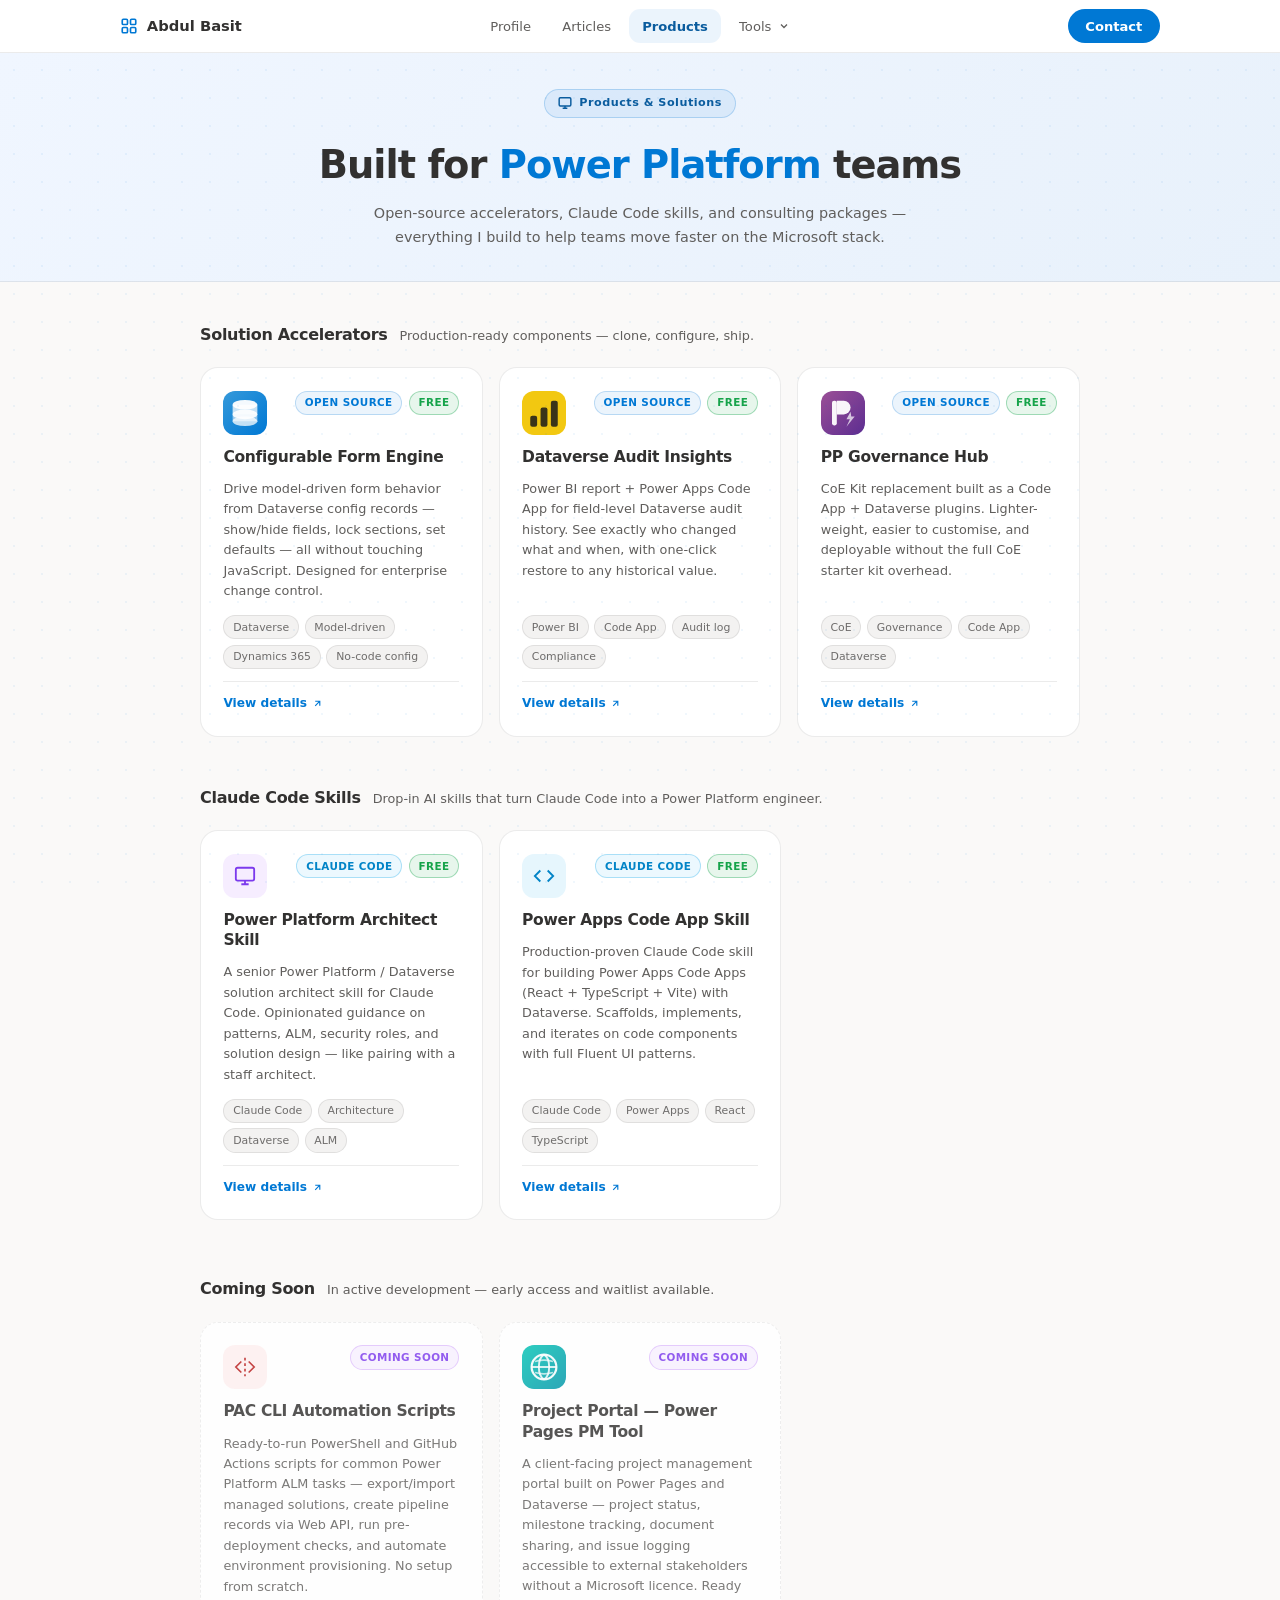
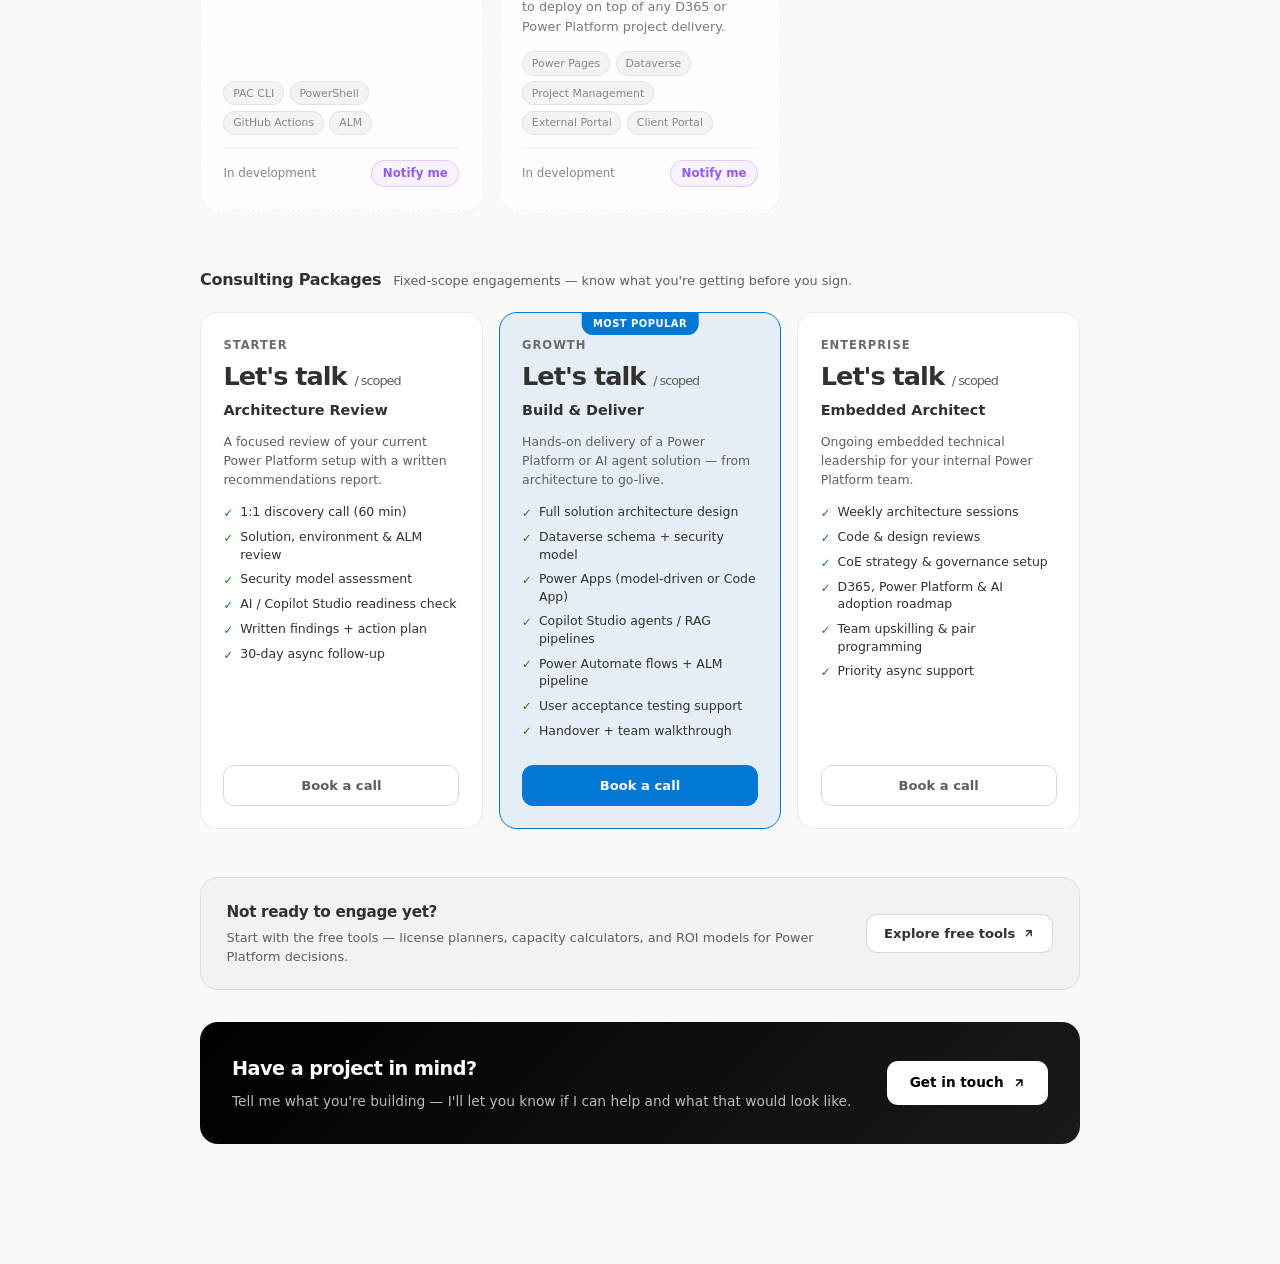
<file: products.html>
<!DOCTYPE html>
<html lang="en">
<head>
  <meta charset="UTF-8">
  <meta name="viewport" content="width=device-width, initial-scale=1.0">
  <title>Power Platform Accelerators, Templates & Consulting | Abdul Basit</title>
  <meta name="description" content="Open-source Power Platform accelerators, Dataverse schema templates, Claude Code skills, and fixed-scope consulting packages for D365 and Power Platform teams.">

  <link rel="icon" type="image/svg+xml" href="favicon.svg">

  <meta property="og:type" content="website">
  <meta property="og:url" content="https://powerdynamite.github.io/products.html">
  <meta property="og:title" content="Products &amp; Solutions — Abdul Basit · PowerDynamite">
  <meta property="og:description" content="Open-source accelerators, Claude Code skills, and consulting packages for Power Platform and Dynamics 365 teams.">
  <meta property="og:image" content="https://powerdynamite.github.io/og-image.svg">
  <meta property="og:image:width" content="1200">
  <meta property="og:image:height" content="630">
  <meta property="og:site_name" content="Abdul Basit · PowerDynamite">
  <meta name="twitter:card" content="summary_large_image">
  <meta name="twitter:title" content="Products &amp; Solutions — Abdul Basit · PowerDynamite">
  <meta name="twitter:description" content="Open-source accelerators, Claude Code skills, and consulting packages for Power Platform teams.">
  <meta name="twitter:image" content="https://powerdynamite.github.io/og-image.svg">
  <link rel="canonical" href="https://powerdynamite.github.io/products.html">

  <script type="application/ld+json">
  {
    "@context": "https://schema.org",
    "@type": "BreadcrumbList",
    "itemListElement": [
      { "@type": "ListItem", "position": 1, "name": "Home", "item": "https://powerdynamite.github.io/" },
      { "@type": "ListItem", "position": 2, "name": "Products", "item": "https://powerdynamite.github.io/products.html" }
    ]
  }
  </script>

  <link rel="stylesheet" href="css/core.css">
  <link rel="stylesheet" href="css/pages/products.css">
</head>
<body class="products-page">

<main class="page-main">
<script src="js/nav-inject.js" data-active="products"></script>

<div class="page-hero">
  <div class="page-hero-badge">
    <svg width="14" height="14" viewBox="0 0 24 24" fill="none" stroke="currentColor" stroke-width="2.5"><rect x="2" y="3" width="20" height="14" rx="2"/><path d="M8 21h8M12 17v4"/></svg>
    Products &amp; Solutions
  </div>
  <h1>Built for <span>Power Platform</span> teams</h1>
  <p>Open-source accelerators, Claude Code skills, and consulting packages — everything I build to help teams move faster on the Microsoft stack.</p>
</div>

<div class="products-wrap">

  <!-- ── Solution Accelerators ── -->
  <div class="products-section-head">
    <div class="products-section-title">Solution Accelerators</div>
    <div class="products-section-sub">Production-ready components — clone, configure, ship.</div>
  </div>

  <div class="products-grid">

    <div class="product-card" data-project="prod_formengine" style="cursor:pointer;">
      <div class="product-card-top">
        <div class="product-card-icon" style="background:var(--accent-lo);">
          <img src="img/icons/ms-dataverse.svg" alt="Dataverse">
        </div>
        <div class="product-card-badges">
          <span class="product-badge product-badge--open">Open source</span>
          <span class="product-badge product-badge--free">Free</span>
        </div>
      </div>
      <div class="product-card-name">Configurable Form Engine</div>
      <div class="product-card-desc">Drive model-driven form behavior from Dataverse config records — show/hide fields, lock sections, set defaults — all without touching JavaScript. Designed for enterprise change control.</div>
      <div class="product-card-tags">
        <span class="product-tag">Dataverse</span>
        <span class="product-tag">Model-driven</span>
        <span class="product-tag">Dynamics 365</span>
        <span class="product-tag">No-code config</span>
      </div>
      <div class="product-card-footer">
        <span class="product-card-link">View details <svg width="11" height="11" viewBox="0 0 24 24" fill="none" stroke="currentColor" stroke-width="2.5"><path d="M7 17 17 7M7 7h10v10"/></svg></span>
      </div>
    </div>

    <div class="product-card" data-project="prod_auditinsights" style="cursor:pointer;">
      <div class="product-card-top">
        <div class="product-card-icon" style="background:rgba(234,179,8,.10);">
          <img src="img/icons/ms-power-bi.svg" alt="Power BI">
        </div>
        <div class="product-card-badges">
          <span class="product-badge product-badge--open">Open source</span>
          <span class="product-badge product-badge--free">Free</span>
        </div>
      </div>
      <div class="product-card-name">Dataverse Audit Insights</div>
      <div class="product-card-desc">Power BI report + Power Apps Code App for field-level Dataverse audit history. See exactly who changed what and when, with one-click restore to any historical value.</div>
      <div class="product-card-tags">
        <span class="product-tag">Power BI</span>
        <span class="product-tag">Code App</span>
        <span class="product-tag">Audit log</span>
        <span class="product-tag">Compliance</span>
      </div>
      <div class="product-card-footer">
        <span class="product-card-link">View details <svg width="11" height="11" viewBox="0 0 24 24" fill="none" stroke="currentColor" stroke-width="2.5"><path d="M7 17 17 7M7 7h10v10"/></svg></span>
      </div>
    </div>

    <div class="product-card" data-project="prod_governancehub" style="cursor:pointer;">
      <div class="product-card-top">
        <div class="product-card-icon" style="background:var(--accent-lo);">
          <img src="img/icons/ms-power-platform.svg" alt="Power Platform">
        </div>
        <div class="product-card-badges">
          <span class="product-badge product-badge--open">Open source</span>
          <span class="product-badge product-badge--free">Free</span>
        </div>
      </div>
      <div class="product-card-name">PP Governance Hub</div>
      <div class="product-card-desc">CoE Kit replacement built as a Code App + Dataverse plugins. Lighter-weight, easier to customise, and deployable without the full CoE starter kit overhead.</div>
      <div class="product-card-tags">
        <span class="product-tag">CoE</span>
        <span class="product-tag">Governance</span>
        <span class="product-tag">Code App</span>
        <span class="product-tag">Dataverse</span>
      </div>
      <div class="product-card-footer">
        <span class="product-card-link">View details <svg width="11" height="11" viewBox="0 0 24 24" fill="none" stroke="currentColor" stroke-width="2.5"><path d="M7 17 17 7M7 7h10v10"/></svg></span>
      </div>
    </div>

  </div>

  <!-- ── Claude Code Skills ── -->
  <div class="products-section-head">
    <div class="products-section-title">Claude Code Skills</div>
    <div class="products-section-sub">Drop-in AI skills that turn Claude Code into a Power Platform engineer.</div>
  </div>

  <div class="products-grid">

    <div class="product-card" data-project="prod_architectskill" style="cursor:pointer;">
      <div class="product-card-top">
        <div class="product-card-icon" style="background:rgba(168,85,247,.1);">
          <svg width="22" height="22" viewBox="0 0 24 24" fill="none" stroke="#7c3aed" stroke-width="2"><rect x="2" y="3" width="20" height="14" rx="2"/><path d="M8 21h8M12 17v4"/></svg>
        </div>
        <div class="product-card-badges">
          <span class="product-badge product-badge--skill">Claude Code</span>
          <span class="product-badge product-badge--free">Free</span>
        </div>
      </div>
      <div class="product-card-name">Power Platform Architect Skill</div>
      <div class="product-card-desc">A senior Power Platform / Dataverse solution architect skill for Claude Code. Opinionated guidance on patterns, ALM, security roles, and solution design — like pairing with a staff architect.</div>
      <div class="product-card-tags">
        <span class="product-tag">Claude Code</span>
        <span class="product-tag">Architecture</span>
        <span class="product-tag">Dataverse</span>
        <span class="product-tag">ALM</span>
      </div>
      <div class="product-card-footer">
        <span class="product-card-link">View details <svg width="11" height="11" viewBox="0 0 24 24" fill="none" stroke="currentColor" stroke-width="2.5"><path d="M7 17 17 7M7 7h10v10"/></svg></span>
      </div>
    </div>

    <div class="product-card" data-project="prod_codeappskill" style="cursor:pointer;">
      <div class="product-card-top">
        <div class="product-card-icon" style="background:rgba(14,165,233,.1);">
          <svg width="22" height="22" viewBox="0 0 24 24" fill="none" stroke="#0284c7" stroke-width="2"><polyline points="16,18 22,12 16,6"/><polyline points="8,6 2,12 8,18"/></svg>
        </div>
        <div class="product-card-badges">
          <span class="product-badge product-badge--skill">Claude Code</span>
          <span class="product-badge product-badge--free">Free</span>
        </div>
      </div>
      <div class="product-card-name">Power Apps Code App Skill</div>
      <div class="product-card-desc">Production-proven Claude Code skill for building Power Apps Code Apps (React + TypeScript + Vite) with Dataverse. Scaffolds, implements, and iterates on code components with full Fluent UI patterns.</div>
      <div class="product-card-tags">
        <span class="product-tag">Claude Code</span>
        <span class="product-tag">Power Apps</span>
        <span class="product-tag">React</span>
        <span class="product-tag">TypeScript</span>
      </div>
      <div class="product-card-footer">
        <span class="product-card-link">View details <svg width="11" height="11" viewBox="0 0 24 24" fill="none" stroke="currentColor" stroke-width="2.5"><path d="M7 17 17 7M7 7h10v10"/></svg></span>
      </div>
    </div>

  </div>

  <!-- ── Coming Soon ── -->
  <div class="products-section-head" style="margin-top:3.5rem;">
    <div class="products-section-title">Coming Soon</div>
    <div class="products-section-sub">In active development — early access and waitlist available.</div>
  </div>

  <div class="products-grid">

    <div class="product-card product-card--soon">
      <div class="product-card-top">
        <div class="product-card-icon" style="background:rgba(239,68,68,.08);">
          <svg width="22" height="22" viewBox="0 0 24 24" fill="none" stroke="#b91c1c" stroke-width="1.8"><polyline points="16,18 22,12 16,6"/><polyline points="8,6 2,12 8,18"/><line x1="12" y1="2" x2="12" y2="22" stroke-dasharray="3,3"/></svg>
        </div>
        <div class="product-card-badges">
          <span class="product-badge product-badge--soon">Coming soon</span>
        </div>
      </div>
      <div class="product-card-name">PAC CLI Automation Scripts</div>
      <div class="product-card-desc">Ready-to-run PowerShell and GitHub Actions scripts for common Power Platform ALM tasks — export/import managed solutions, create pipeline records via Web API, run pre-deployment checks, and automate environment provisioning. No setup from scratch.</div>
      <div class="product-card-tags">
        <span class="product-tag">PAC CLI</span>
        <span class="product-tag">PowerShell</span>
        <span class="product-tag">GitHub Actions</span>
        <span class="product-tag">ALM</span>
      </div>
      <div class="product-card-footer">
        <span class="product-card-link product-card-link--muted">In development</span>
        <a href="contact.html" class="product-soon-notify">Notify me</a>
      </div>
    </div>

    <div class="product-card product-card--soon">
      <div class="product-card-top">
        <div class="product-card-icon" style="background:var(--accent-lo);">
          <img src="img/icons/ms-power-pages.svg" alt="Power Pages">
        </div>
        <div class="product-card-badges">
          <span class="product-badge product-badge--soon">Coming soon</span>
        </div>
      </div>
      <div class="product-card-name">Project Portal — Power Pages PM Tool</div>
      <div class="product-card-desc">A client-facing project management portal built on Power Pages and Dataverse — project status, milestone tracking, document sharing, and issue logging accessible to external stakeholders without a Microsoft licence. Ready to deploy on top of any D365 or Power Platform project delivery.</div>
      <div class="product-card-tags">
        <span class="product-tag">Power Pages</span>
        <span class="product-tag">Dataverse</span>
        <span class="product-tag">Project Management</span>
        <span class="product-tag">External Portal</span>
        <span class="product-tag">Client Portal</span>
      </div>
      <div class="product-card-footer">
        <span class="product-card-link product-card-link--muted">In development</span>
        <a href="contact.html" class="product-soon-notify">Notify me</a>
      </div>
    </div>

  </div>

  <!-- ── Consulting Packages ── -->
  <div class="products-section-head" style="margin-top:3.5rem;">
    <div class="products-section-title">Consulting Packages</div>
    <div class="products-section-sub">Fixed-scope engagements — know what you're getting before you sign.</div>
  </div>

  <div class="consulting-grid">

    <div class="consulting-card">
      <div class="consulting-tier">Starter</div>
      <div class="consulting-price">Let's talk <span>/ scoped</span></div>
      <div class="consulting-name">Architecture Review</div>
      <div class="consulting-desc">A focused review of your current Power Platform setup with a written recommendations report.</div>
      <ul class="consulting-features">
        <li>1:1 discovery call (60 min)</li>
        <li>Solution, environment &amp; ALM review</li>
        <li>Security model assessment</li>
        <li>AI / Copilot Studio readiness check</li>
        <li>Written findings + action plan</li>
        <li>30-day async follow-up</li>
      </ul>
      <a href="contact.html" class="consulting-cta">Book a call</a>
    </div>

    <div class="consulting-card consulting-card--featured">
      <div class="consulting-tier">Growth</div>
      <div class="consulting-price">Let's talk <span>/ scoped</span></div>
      <div class="consulting-name">Build &amp; Deliver</div>
      <div class="consulting-desc">Hands-on delivery of a Power Platform or AI agent solution — from architecture to go-live.</div>
      <ul class="consulting-features">
        <li>Full solution architecture design</li>
        <li>Dataverse schema + security model</li>
        <li>Power Apps (model-driven or Code App)</li>
        <li>Copilot Studio agents / RAG pipelines</li>
        <li>Power Automate flows + ALM pipeline</li>
        <li>User acceptance testing support</li>
        <li>Handover + team walkthrough</li>
      </ul>
      <a href="contact.html" class="consulting-cta">Book a call</a>
    </div>

    <div class="consulting-card">
      <div class="consulting-tier">Enterprise</div>
      <div class="consulting-price">Let's talk <span>/ scoped</span></div>
      <div class="consulting-name">Embedded Architect</div>
      <div class="consulting-desc">Ongoing embedded technical leadership for your internal Power Platform team.</div>
      <ul class="consulting-features">
        <li>Weekly architecture sessions</li>
        <li>Code &amp; design reviews</li>
        <li>CoE strategy &amp; governance setup</li>
        <li>D365, Power Platform &amp; AI adoption roadmap</li>
        <li>Team upskilling &amp; pair programming</li>
        <li>Priority async support</li>
      </ul>
      <a href="contact.html" class="consulting-cta">Book a call</a>
    </div>

  </div>

  <!-- ── Free tools callout ── -->
  <div class="products-free-callout">
    <div class="products-free-callout-body">
      <div class="products-free-callout-title">Not ready to engage yet?</div>
      <div class="products-free-callout-desc">Start with the free tools — license planners, capacity calculators, and ROI models for Power Platform decisions.</div>
    </div>
    <a href="tools.html" class="products-free-callout-btn">
      Explore free tools
      <svg width="13" height="13" viewBox="0 0 24 24" fill="none" stroke="currentColor" stroke-width="2.5"><path d="M7 17 17 7M7 7h10v10"/></svg>
    </a>
  </div>

  <div class="page-cta-bar" style="margin-top:2rem;">
    <div class="page-cta-bar-body">
      <div class="page-cta-bar-title">Have a project in mind?</div>
      <div class="page-cta-bar-desc">Tell me what you're building — I'll let you know if I can help and what that would look like.</div>
    </div>
    <a href="contact.html" class="page-cta-bar-btn">
      Get in touch
      <svg width="14" height="14" viewBox="0 0 24 24" fill="none" stroke="currentColor" stroke-width="2.5"><path d="M7 17 17 7M7 7h10v10"/></svg>
    </a>
  </div>

</div>

<!-- ═══ DRAWER ════════════════════════════════════════════ -->
<div class="drawer-overlay" id="drawerOverlay"></div>
<div class="drawer" id="drawer">
  <div class="drawer-header">
    <div id="drawerHeaderContent"></div>
    <button class="drawer-close" id="drawerClose" aria-label="Close panel">&#x2715;</button>
  </div>
  <div class="drawer-body" id="drawerBody"></div>
</div>

<script src="js/drawer.js"></script>
<script>
  document.getElementById('drawerClose').addEventListener('click', closeDrawer);
  document.getElementById('drawerOverlay').addEventListener('click', closeDrawer);
</script>
</main>
</body>
</html>
</file>
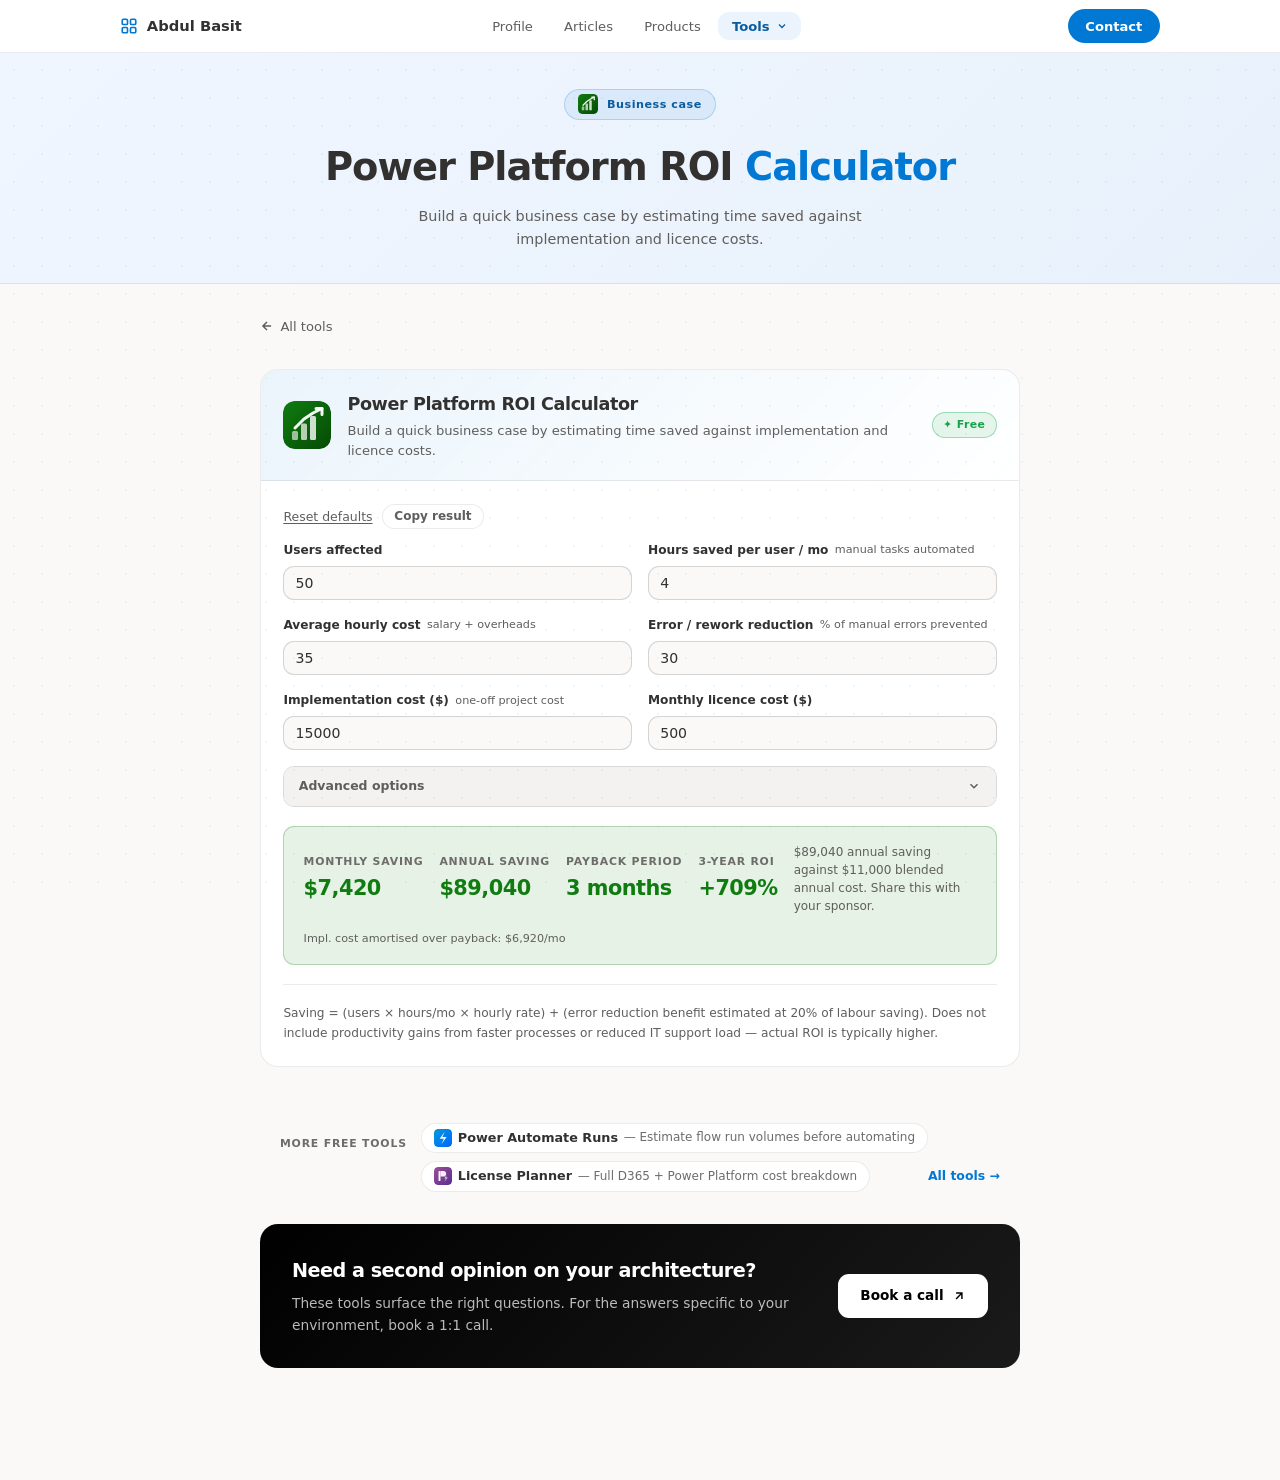
<file: roi-calculator.html>
<!DOCTYPE html>
<html lang="en">
<head>
  <meta charset="UTF-8">
  <meta name="viewport" content="width=device-width, initial-scale=1.0">
  <title>Power Platform ROI Calculator — Free Tool · Abdul Basit</title>
  <meta name="description" content="Build a quick business case by estimating time saved against implementation and licence costs. Calculate payback period and 3-year ROI. Free tool by @PowerDynamite.">

  <link rel="icon" type="image/svg+xml" href="favicon.svg">

  <meta property="og:type" content="website">
  <meta property="og:url" content="https://powerdynamite.github.io/roi-calculator.html">
  <meta property="og:title" content="Power Platform ROI Calculator — Free Tool">
  <meta property="og:description" content="Calculate payback period and 3-year ROI for your Power Platform project. Free tool by @PowerDynamite.">
  <meta property="og:image" content="https://powerdynamite.github.io/og-image.svg">
  <meta property="og:image:width" content="1200">
  <meta property="og:image:height" content="630">
  <meta property="og:site_name" content="Abdul Basit · PowerDynamite">
  <meta name="twitter:card" content="summary_large_image">
  <meta name="twitter:title" content="Power Platform ROI Calculator — Free Tool">
  <meta name="twitter:description" content="Calculate payback period and 3-year ROI for your Power Platform project.">
  <meta name="twitter:image" content="https://powerdynamite.github.io/og-image.svg">
  <link rel="canonical" href="https://powerdynamite.github.io/roi-calculator.html">

  <script type="application/ld+json">
  {
    "@context": "https://schema.org",
    "@type": "BreadcrumbList",
    "itemListElement": [
      { "@type": "ListItem", "position": 1, "name": "Home", "item": "https://powerdynamite.github.io/" },
      { "@type": "ListItem", "position": 2, "name": "Tools", "item": "https://powerdynamite.github.io/tools.html" },
      { "@type": "ListItem", "position": 3, "name": "Power Platform ROI Calculator", "item": "https://powerdynamite.github.io/roi-calculator.html" }
    ]
  }
  </script>

  <script type="application/ld+json">
  {
    "@context": "https://schema.org",
    "@type": "WebApplication",
    "name": "Power Platform ROI Calculator",
    "url": "https://powerdynamite.github.io/roi-calculator.html",
    "applicationCategory": "BusinessApplication",
    "operatingSystem": "Web",
    "offers": { "@type": "Offer", "price": "0", "priceCurrency": "USD" },
    "description": "Calculate payback period and 3-year ROI for a Power Platform implementation. Estimate time saved, licence costs, and build a quick business case.",
    "author": { "@type": "Person", "name": "Abdul Basit", "url": "https://powerdynamite.github.io/" }
  }
  </script>

  <link rel="stylesheet" href="css/core.css">
  <link rel="stylesheet" href="css/pages/tools.css">
</head>
<body class="tools-page">

<main class="page-main">
<script src="js/nav-inject.js" data-active="tools"></script>

<div class="page-hero">
  <div class="page-hero-badge"><img src="img/icons/ms-roi.svg" alt=""> Business case</div>
  <h1>Power Platform ROI <span>Calculator</span></h1>
  <p>Build a quick business case by estimating time saved against implementation and licence costs.</p>
</div>

<div class="tools-wrap">
  <a href="tools.html" class="back-link">
    <svg width="14" height="14" viewBox="0 0 24 24" fill="none" stroke="currentColor" stroke-width="2.5"><path d="M19 12H5M12 5l-7 7 7 7"/></svg>
    All tools
  </a>

  <div class="tool-card">
    <div class="tool-card-header">
      <div class="tool-card-icon"><img src="img/icons/ms-roi.svg" alt="ROI Calculator"></div>
      <div class="tool-card-meta">
        <div class="tool-card-name">Power Platform ROI Calculator</div>
        <div class="tool-card-desc">Build a quick business case by estimating time saved against implementation and licence costs.</div>
      </div>
      <div class="tool-free-badge">✦ Free</div>
    </div>
    <div class="tool-card-body">
      <div class="calc-actions">
        <button class="calc-reset-btn" id="roi-reset">Reset defaults</button>
        <button class="copy-btn" id="roi-copy">Copy result</button>
      </div>
      <div class="calc-grid">
        <div class="calc-field">
          <label class="calc-label" for="roi-users">Users affected</label>
          <input class="calc-input" type="number" id="roi-users" value="50" min="1">
        </div>
        <div class="calc-field">
          <label class="calc-label" for="roi-hours">Hours saved per user / mo <span class="calc-hint">manual tasks automated</span></label>
          <input class="calc-input" type="number" id="roi-hours" value="4" min="0" step="0.5">
        </div>
        <div class="calc-field">
          <label class="calc-label" for="roi-rate">Average hourly cost <span class="calc-hint">salary + overheads</span></label>
          <input class="calc-input" type="number" id="roi-rate" value="35" min="1">
        </div>
        <div class="calc-field">
          <label class="calc-label" for="roi-errors">Error / rework reduction <span class="calc-hint">% of manual errors prevented</span></label>
          <input class="calc-input" type="number" id="roi-errors" value="30" min="0" max="100">
        </div>
        <div class="calc-field">
          <label class="calc-label" for="roi-impl">Implementation cost ($) <span class="calc-hint">one-off project cost</span></label>
          <input class="calc-input" type="number" id="roi-impl" value="15000" min="0">
        </div>
        <div class="calc-field">
          <label class="calc-label" for="roi-licence">Monthly licence cost ($)</label>
          <input class="calc-input" type="number" id="roi-licence" value="500" min="0">
        </div>
      </div>
      <details class="calc-advanced" id="roi-advanced">
        <summary>Advanced options <svg class="calc-advanced-chev" width="14" height="14" viewBox="0 0 24 24" fill="none" stroke="currentColor" stroke-width="2.5"><polyline points="6,9 12,15 18,9"/></svg></summary>
        <div class="calc-advanced-body">
          <p class="calc-advanced-hint">These inputs produce a more realistic business case — especially the benefit ramp-up, which is the most common reason sponsors reject early ROI estimates.</p>
          <div class="calc-grid">
            <div class="calc-field">
              <label class="calc-label" for="roi-maint">Annual maintenance cost ($) <span class="calc-hint">BAU support post go-live</span></label>
              <input class="calc-input" type="number" id="roi-maint" value="0" min="0">
            </div>
            <div class="calc-field">
              <label class="calc-label" for="roi-training">Training cost ($) <span class="calc-hint">one-off, added to impl cost</span></label>
              <input class="calc-input" type="number" id="roi-training" value="0" min="0">
            </div>
            <div class="calc-field">
              <label class="calc-label" for="roi-ramp">Benefit ramp-up <span class="calc-hint">months to reach full savings</span></label>
              <div class="calc-range-wrap">
                <input class="calc-range" type="range" id="roi-ramp" min="0" max="12" step="1" value="0">
                <span class="calc-range-val" id="roi-ramp-val">0 mo</span>
              </div>
            </div>
            <div class="calc-field">
              <label class="calc-label" for="roi-productivity">Productivity gain <span class="calc-hint">% faster — beyond hours saved</span></label>
              <div class="calc-range-wrap">
                <input class="calc-range" type="range" id="roi-productivity" min="0" max="50" step="5" value="0">
                <span class="calc-range-val" id="roi-productivity-val">0%</span>
              </div>
            </div>
          </div>
        </div>
      </details>
      <div class="calc-result" id="roi-result">
        <div class="calc-result-item">
          <div class="calc-result-label">Monthly saving</div>
          <div class="calc-result-value" id="roi-monthly">—</div>
        </div>
        <div class="calc-result-item">
          <div class="calc-result-label">Annual saving</div>
          <div class="calc-result-value" id="roi-annual">—</div>
        </div>
        <div class="calc-result-item">
          <div class="calc-result-label">Payback period</div>
          <div class="calc-result-value" id="roi-payback">—</div>
        </div>
        <div class="calc-result-item">
          <div class="calc-result-label">3-year ROI</div>
          <div class="calc-result-value" id="roi-3yr">—</div>
        </div>
        <div class="calc-result-note" id="roi-note">Fill in the fields above.</div>
        <div class="calc-result-note" id="roi-breakdown" style="font-size:0.7rem;"></div>
      </div>
      <div class="tool-divider"></div>
      <div style="font-size:0.76rem; color:var(--muted); line-height:1.6;">
        Saving = (users × hours/mo × hourly rate) + (error reduction benefit estimated at 20% of labour saving).
        Does not include productivity gains from faster processes or reduced IT support load — actual ROI is typically higher.
      </div>
    </div>
  </div>

  <div class="more-tools-bar">
    <div class="more-tools-label">More free tools</div>
    <div class="more-tools-links">
      <a href="power-automate.html" class="more-tools-link"><img src="img/icons/ms-power-automate.svg" alt="" class="more-tools-icon"> <span class="more-tools-name">Power Automate Runs</span><span class="more-tools-hint"> — Estimate flow run volumes before automating</span></a>
      <a href="license-planner.html" class="more-tools-link"><img src="img/icons/ms-power-platform.svg" alt="" class="more-tools-icon"> <span class="more-tools-name">License Planner</span><span class="more-tools-hint"> — Full D365 + Power Platform cost breakdown</span></a>
      <a href="tools.html" class="more-tools-all">All tools →</a>
    </div>
  </div>

  <div class="page-cta-bar">
    <div class="page-cta-bar-body">
      <div class="page-cta-bar-title">Need a second opinion on your architecture?</div>
      <div class="page-cta-bar-desc">These tools surface the right questions. For the answers specific to your environment, book a 1:1 call.</div>
    </div>
    <a href="contact.html" class="page-cta-bar-btn">
      Book a call
      <svg width="14" height="14" viewBox="0 0 24 24" fill="none" stroke="currentColor" stroke-width="2.5"><path d="M7 17 17 7M7 7h10v10"/></svg>
    </a>
  </div>
</div>

<script src="js/tool-utils.js"></script>
<script>
function calcROI() {
  const users   = parseInt(document.getElementById('roi-users').value)    || 0;
  const hours   = parseFloat(document.getElementById('roi-hours').value)  || 0;
  const rate    = parseFloat(document.getElementById('roi-rate').value)   || 0;
  const errPct  = parseFloat(document.getElementById('roi-errors').value) || 0;
  const impl    = parseFloat(document.getElementById('roi-impl').value)   || 0;
  const licence = parseFloat(document.getElementById('roi-licence').value)|| 0;

  // advanced
  const maint       = parseFloat(document.getElementById('roi-maint').value)       || 0;
  const training    = parseFloat(document.getElementById('roi-training').value)    || 0;
  const rampMonths  = parseInt(document.getElementById('roi-ramp').value)          || 0;
  const prodGainPct = parseFloat(document.getElementById('roi-productivity').value)|| 0;

  const labourSaving  = users * hours * rate;
  const errorSaving   = labourSaving * (errPct / 100) * 0.2;
  const prodSaving    = labourSaving * (prodGainPct / 100);
  const fullMonthSave = labourSaving + errorSaving + prodSaving;

  // ramp: savings start at 0 and reach 100% linearly over rampMonths
  // over 12 months: sum of monthly savings accounting for ramp then plateau
  function annualSavingWithRamp(fullMonthly, ramp) {
    if (ramp === 0) return fullMonthly * 12;
    let total = 0;
    for (let m = 1; m <= 12; m++) {
      const factor = m <= ramp ? m / ramp : 1;
      total += fullMonthly * factor;
    }
    return total;
  }

  const annualSaving  = annualSavingWithRamp(fullMonthSave, rampMonths);
  const monthlySaving = annualSaving / 12; // effective average
  const annualCost    = (licence + maint / 12) * 12;
  const totalImpl     = impl + training;
  const totalCost3yr  = totalImpl + annualCost * 3;
  const totalSave3yr  = annualSavingWithRamp(fullMonthSave, rampMonths) * 3 - (rampMonths > 0 ? fullMonthSave * rampMonths * 0.5 * 2 : 0);
  const roi3yr        = totalCost3yr > 0 ? ((totalSave3yr - totalCost3yr) / totalCost3yr * 100) : 0;
  const netMonthly    = fullMonthSave - licence - maint / 12;
  const paybackMo     = netMonthly > 0 ? totalImpl / netMonthly : Infinity;

  document.getElementById('roi-monthly').textContent  = '$' + Math.round(monthlySaving).toLocaleString();
  document.getElementById('roi-annual').textContent   = '$' + Math.round(annualSaving).toLocaleString();
  document.getElementById('roi-payback').textContent  = paybackMo === Infinity ? 'N/A' : paybackMo < 1 ? '< 1 month' : Math.ceil(paybackMo) + ' months';
  document.getElementById('roi-3yr').textContent      = roi3yr > 0 ? '+' + Math.round(roi3yr) + '%' : Math.round(roi3yr) + '%';

  const blendedAnnual = annualCost + totalImpl / 3;
  let noteText = netMonthly <= 0
    ? 'Monthly costs exceed the estimated saving — review licence or maintenance spend.'
    : '$' + Math.round(annualSaving).toLocaleString() + ' annual saving against $' + Math.round(blendedAnnual).toLocaleString() + ' blended annual cost. Share this with your sponsor.';
  if (rampMonths > 0) noteText += ` Saving ramps to full value over ${rampMonths} month${rampMonths > 1 ? 's' : ''}.`;
  document.getElementById('roi-note').textContent = noteText;

  const amortMonthly = paybackMo !== Infinity && paybackMo > 0
    ? 'Impl. cost amortised over payback: $' + Math.round(totalImpl / paybackMo).toLocaleString() + '/mo'
    : '';
  document.getElementById('roi-breakdown').textContent = amortMonthly;

  const status = roi3yr < 0 || netMonthly <= 0 ? 'danger' : paybackMo > 18 ? 'warn' : 'ok';
  setResultStatus(document.getElementById('roi-result'), status);
}

const ROI_DEFAULTS = [
  { id: 'roi-users', value: 50 }, { id: 'roi-hours', value: 4 },
  { id: 'roi-rate', value: 35 },  { id: 'roi-errors', value: 30 },
  { id: 'roi-impl', value: 15000 }, { id: 'roi-licence', value: 500 },
  { id: 'roi-maint', value: 0 }, { id: 'roi-training', value: 0 }
];
['roi-users','roi-hours','roi-rate','roi-errors','roi-impl','roi-licence','roi-maint','roi-training'].forEach(id =>
  document.getElementById(id).addEventListener('input', calcROI));

document.getElementById('roi-ramp').addEventListener('input', function() {
  document.getElementById('roi-ramp-val').textContent = this.value + ' mo';
  calcROI();
});
document.getElementById('roi-productivity').addEventListener('input', function() {
  document.getElementById('roi-productivity-val').textContent = this.value + '%';
  calcROI();
});

document.getElementById('roi-reset').addEventListener('click', function() {
  resetForm(ROI_DEFAULTS);
  document.getElementById('roi-ramp').value = 0;        document.getElementById('roi-ramp-val').textContent = '0 mo';
  document.getElementById('roi-productivity').value = 0; document.getElementById('roi-productivity-val').textContent = '0%';
  calcROI();
});

document.getElementById('roi-copy').addEventListener('click', function() {
  const monthly  = document.getElementById('roi-monthly').textContent;
  const annual   = document.getElementById('roi-annual').textContent;
  const payback  = document.getElementById('roi-payback').textContent;
  const yr3      = document.getElementById('roi-3yr').textContent;
  const note     = document.getElementById('roi-note').textContent;
  const breakdown = document.getElementById('roi-breakdown').textContent;
  copyToClipboard(
    'Power Platform ROI Estimate\nMonthly saving: ' + monthly +
    '\nAnnual saving: ' + annual + '\nPayback period: ' + payback +
    '\n3-year ROI: ' + yr3 + '\n' + note + (breakdown ? '\n' + breakdown : ''),
    this
  );
});

calcROI();
</script>
</main>
</body>
</html>
</file>
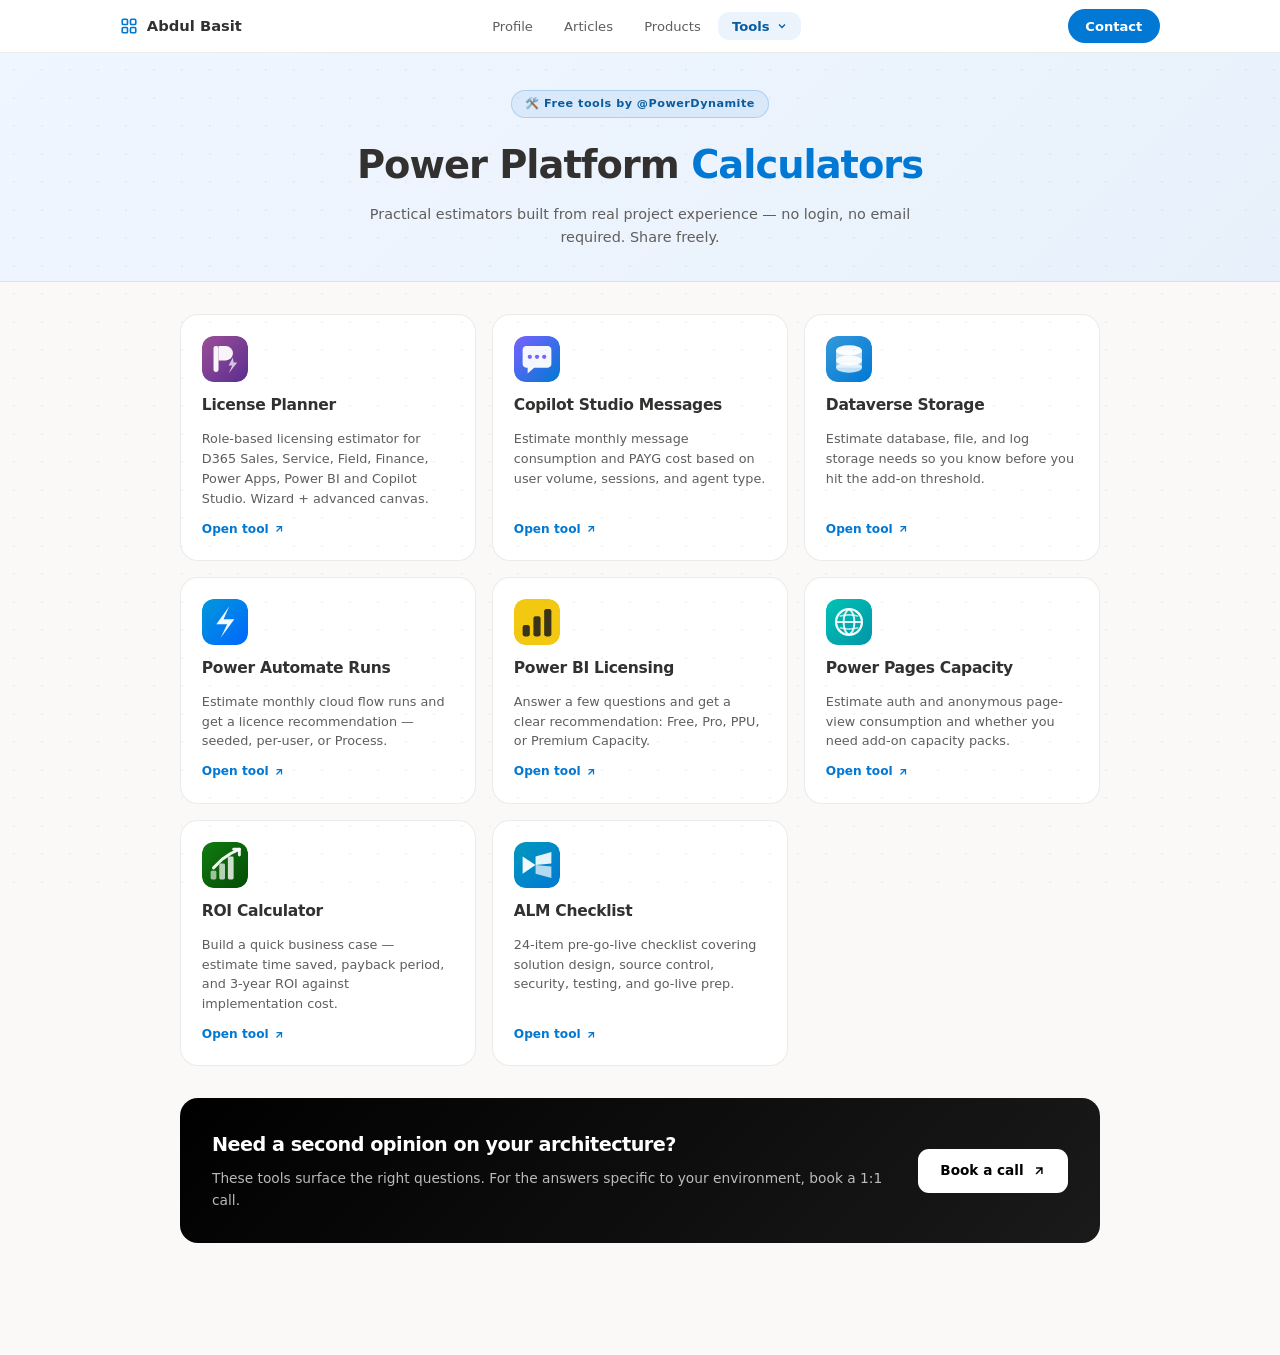
<file: tools.html>
<!DOCTYPE html>
<html lang="en">
<head>
  <meta charset="UTF-8">
  <meta name="viewport" content="width=device-width, initial-scale=1.0">
  <title>Free Power Platform Calculators & Estimator Tools | Abdul Basit</title>
  <meta name="description" content="Free Power Platform calculators: D365 License Planner, Copilot Studio message estimator, Dataverse storage, Power BI advisor, ROI calculator, and ALM checklist. No login required.">

  <link rel="icon" type="image/svg+xml" href="favicon.svg">

  <meta property="og:type" content="website">
  <meta property="og:url" content="https://powerdynamite.github.io/tools.html">
  <meta property="og:title" content="Free Power Platform Tools — PowerDynamite">
  <meta property="og:description" content="Free calculators for Copilot Studio messaging costs, Dataverse storage, Power BI licensing, and ALM readiness. Built by a Power Platform Architect.">
  <meta property="og:image" content="https://powerdynamite.github.io/og-image.svg">
  <meta property="og:image:width" content="1200">
  <meta property="og:image:height" content="630">
  <meta property="og:site_name" content="Abdul Basit · PowerDynamite">
  <meta name="twitter:card" content="summary_large_image">
  <meta name="twitter:title" content="Free Power Platform Tools — PowerDynamite">
  <meta name="twitter:description" content="Free tools for Power Platform architects: message estimator, Dataverse planner, ALM checklist, and more.">
  <meta name="twitter:image" content="https://powerdynamite.github.io/og-image.svg">
  <link rel="canonical" href="https://powerdynamite.github.io/tools.html">

  <script type="application/ld+json">
  {
    "@context": "https://schema.org",
    "@type": "BreadcrumbList",
    "itemListElement": [
      { "@type": "ListItem", "position": 1, "name": "Home", "item": "https://powerdynamite.github.io/" },
      { "@type": "ListItem", "position": 2, "name": "Tools", "item": "https://powerdynamite.github.io/tools.html" }
    ]
  }
  </script>
  <link rel="stylesheet" href="css/core.css">
  <link rel="stylesheet" href="css/pages/tools.css">
</head>
<body class="tools-page">

<main class="page-main">
<script src="js/nav-inject.js" data-active="tools"></script>

<div class="page-hero">
  <div class="page-hero-badge">🛠️ Free tools by @PowerDynamite</div>
  <h1>Power Platform <span>Calculators</span></h1>
  <p>Practical estimators built from real project experience — no login, no email required. Share freely.</p>
</div>

<div class="tools-hub-wrap">
  <div class="tools-grid">

    <a href="license-planner.html" class="tool-hub-card">
      <div class="tool-hub-icon"><img src="img/icons/ms-power-platform.svg" alt="Power Platform"></div>
      <div class="tool-hub-name">License Planner</div>
      <div class="tool-hub-desc">Role-based licensing estimator for D365 Sales, Service, Field, Finance, Power Apps, Power BI and Copilot Studio. Wizard + advanced canvas.</div>
      <div class="tool-hub-link">Open tool <svg width="12" height="12" viewBox="0 0 24 24" fill="none" stroke="currentColor" stroke-width="2.5"><path d="M7 17 17 7M7 7h10v10"/></svg></div>
    </a>

    <a href="copilot-studio.html" class="tool-hub-card">
      <div class="tool-hub-icon"><img src="img/icons/ms-copilot-studio.svg" alt="Copilot Studio"></div>
      <div class="tool-hub-name">Copilot Studio Messages</div>
      <div class="tool-hub-desc">Estimate monthly message consumption and PAYG cost based on user volume, sessions, and agent type.</div>
      <div class="tool-hub-link">Open tool <svg width="12" height="12" viewBox="0 0 24 24" fill="none" stroke="currentColor" stroke-width="2.5"><path d="M7 17 17 7M7 7h10v10"/></svg></div>
    </a>

    <a href="dataverse.html" class="tool-hub-card">
      <div class="tool-hub-icon"><img src="img/icons/ms-dataverse.svg" alt="Dataverse"></div>
      <div class="tool-hub-name">Dataverse Storage</div>
      <div class="tool-hub-desc">Estimate database, file, and log storage needs so you know before you hit the add-on threshold.</div>
      <div class="tool-hub-link">Open tool <svg width="12" height="12" viewBox="0 0 24 24" fill="none" stroke="currentColor" stroke-width="2.5"><path d="M7 17 17 7M7 7h10v10"/></svg></div>
    </a>

    <a href="power-automate.html" class="tool-hub-card">
      <div class="tool-hub-icon"><img src="img/icons/ms-power-automate.svg" alt="Power Automate"></div>
      <div class="tool-hub-name">Power Automate Runs</div>
      <div class="tool-hub-desc">Estimate monthly cloud flow runs and get a licence recommendation — seeded, per-user, or Process.</div>
      <div class="tool-hub-link">Open tool <svg width="12" height="12" viewBox="0 0 24 24" fill="none" stroke="currentColor" stroke-width="2.5"><path d="M7 17 17 7M7 7h10v10"/></svg></div>
    </a>

    <a href="power-bi.html" class="tool-hub-card">
      <div class="tool-hub-icon"><img src="img/icons/ms-power-bi.svg" alt="Power BI"></div>
      <div class="tool-hub-name">Power BI Licensing</div>
      <div class="tool-hub-desc">Answer a few questions and get a clear recommendation: Free, Pro, PPU, or Premium Capacity.</div>
      <div class="tool-hub-link">Open tool <svg width="12" height="12" viewBox="0 0 24 24" fill="none" stroke="currentColor" stroke-width="2.5"><path d="M7 17 17 7M7 7h10v10"/></svg></div>
    </a>

    <a href="power-pages.html" class="tool-hub-card">
      <div class="tool-hub-icon"><img src="img/icons/ms-power-pages.svg" alt="Power Pages"></div>
      <div class="tool-hub-name">Power Pages Capacity</div>
      <div class="tool-hub-desc">Estimate auth and anonymous page-view consumption and whether you need add-on capacity packs.</div>
      <div class="tool-hub-link">Open tool <svg width="12" height="12" viewBox="0 0 24 24" fill="none" stroke="currentColor" stroke-width="2.5"><path d="M7 17 17 7M7 7h10v10"/></svg></div>
    </a>

    <a href="roi-calculator.html" class="tool-hub-card">
      <div class="tool-hub-icon"><img src="img/icons/ms-roi.svg" alt="ROI Calculator"></div>
      <div class="tool-hub-name">ROI Calculator</div>
      <div class="tool-hub-desc">Build a quick business case — estimate time saved, payback period, and 3-year ROI against implementation cost.</div>
      <div class="tool-hub-link">Open tool <svg width="12" height="12" viewBox="0 0 24 24" fill="none" stroke="currentColor" stroke-width="2.5"><path d="M7 17 17 7M7 7h10v10"/></svg></div>
    </a>

    <a href="alm-checklist.html" class="tool-hub-card">
      <div class="tool-hub-icon"><img src="img/icons/ms-azure-devops.svg" alt="ALM Checklist"></div>
      <div class="tool-hub-name">ALM Checklist</div>
      <div class="tool-hub-desc">24-item pre-go-live checklist covering solution design, source control, security, testing, and go-live prep.</div>
      <div class="tool-hub-link">Open tool <svg width="12" height="12" viewBox="0 0 24 24" fill="none" stroke="currentColor" stroke-width="2.5"><path d="M7 17 17 7M7 7h10v10"/></svg></div>
    </a>

  </div>

  <div style="background:linear-gradient(135deg,#000 0%,#1a1a1a 100%); border-radius:var(--radius-lg); padding:2rem; color:#fff; display:flex; align-items:center; gap:1.5rem; flex-wrap:wrap;">
    <div style="flex:1; min-width:220px;">
      <div style="font-size:1.2rem; font-weight:800; margin-bottom:0.35rem; letter-spacing:-0.5px;">Need a second opinion on your architecture?</div>
      <div style="font-size:0.86rem; color:rgba(255,255,255,.72); line-height:1.6;">These tools surface the right questions. For the answers specific to your environment, book a 1:1 call.</div>
    </div>
    <a href="contact.html" style="display:inline-flex; align-items:center; gap:0.5rem; background:#fff; color:#000; font-size:0.85rem; font-weight:700; padding:0.7rem 1.4rem; border-radius:var(--radius-md); text-decoration:none; white-space:nowrap;">
      Book a call
      <svg width="14" height="14" viewBox="0 0 24 24" fill="none" stroke="currentColor" stroke-width="2.5"><path d="M7 17 17 7M7 7h10v10"/></svg>
    </a>
  </div>
</div>

</main>
</body>
</html>
</file>
<file: css/core.css>
/* =============================================================
   CORE  —  bundled tokens + base + layout + components
   Merged into one file to cut render-blocking requests on every
   page (was 4 separate <link> tags, always loaded together).
   ============================================================= */

/* =============================================================
   DESIGN TOKENS  —  single source of truth
   Change a value here and it updates everywhere.
   ============================================================= */

:root {

  /* ── Surfaces ──────────────────────────────────────── */
  --bg:        #faf9f8;   /* page background — Fluent UI off-white */
  --surface:   #f3f2f1;   /* slightly darker surface               */
  --card:      #ffffff;   /* card background — pure white          */
  --card2:     #f3f2f1;   /* secondary card / inset bg             */

  /* ── Borders ───────────────────────────────────────── */
  --border:    rgba(0,0,0,0.08);
  --border2:   rgba(0,0,0,0.15);

  /* ── Text ──────────────────────────────────────────── */
  --text:      #323130;   /* primary text — Fluent UI near-black   */
  --muted:     #605e5c;   /* body / secondary text                 */
  --muted2:    #6e6c6b;   /* placeholder / tertiary text (WCAG AA on card2) */

  /* ── Accent — Microsoft Blue ───────────────────────── */
  --accent:    #0078d4;
  --accent-hi: #106ebe;
  --accent-lo: rgba(0,120,212,0.08);
  --accent-mid:rgba(0,120,212,0.22);
  --accent-text: #0a5c9e; /* darker accent for text on accent-lo/card2 — WCAG AA */

  /* ── Semantic colours ──────────────────────────────── */
  --green:     #16a34a;
  --green-lo:  rgba(22,163,74,0.10);
  --amber:     #d97706;
  --amber-lo:  rgba(217,119,6,0.10);
  --rose:      #e11d48;
  --rose-lo:   rgba(225,29,72,0.10);
  --sky:       #0284c7;
  --sky-lo:    rgba(2,132,199,0.10);

  /* ── Hero background ───────────────────────────────── */
  --hero-bg: linear-gradient(135deg, #f0f6ff 0%, #e8f1fb 100%);

  /* ── Extended semantic ──────────────────────────────── */
  --success:     #107c10;
  --success-lo:  rgba(16,124,16,0.10);
  --yellow:      #ffd23f;
  --yellow-dark: #3d2c00;

  /* ── Brand colours ─────────────────────────────────── */
  --brand-li:  #0a66c2;   /* LinkedIn                        */
  --brand-yt:  #ff0000;   /* YouTube                         */
  --brand-wa:  #25d366;   /* WhatsApp                        */
  --brand-med: #1c1917;   /* Medium (dark on light bg)       */
  --brand-gh:  #1c1917;   /* GitHub (dark on light bg)       */

  /* ── Spacing scale ─────────────────────────────────── */
  --sp-1: 0.25rem;
  --sp-2: 0.5rem;
  --sp-3: 0.75rem;
  --sp-4: 1rem;
  --sp-5: 1.25rem;
  --sp-6: 1.5rem;
  --sp-8: 2rem;
  --sp-10:2.5rem;

  /* ── Radius ────────────────────────────────────────── */
  --radius-sm: 6px;
  --radius-md: 11px;
  --radius-lg: 18px;
  --radius-full: 99px;

  /* ── Typography ────────────────────────────────────── */
  --font-sans: 'Segoe UI', system-ui, -apple-system, sans-serif;
  --font-size-xs:  0.65rem;
  --font-size-sm:  0.78rem;
  --font-size-md:  0.88rem;
  --font-size-base: 1rem;
  --font-size-lg:  1.1rem;
  --font-size-xl:  1.25rem;
  --font-size-2xl: 1.9rem;

  /* ── Transitions ───────────────────────────────────── */
  --transition-fast: .18s ease;
  --transition-mid:  .25s ease;
  --transition-drawer: .35s cubic-bezier(.4,0,.2,1);
}

/* =============================================================
   BASE  —  reset, body, typography, global animations
   ============================================================= */

*, *::before, *::after {
  box-sizing: border-box;
  margin: 0;
  padding: 0;
}

body {
  font-family: var(--font-sans);
  background: var(--bg);
  color: var(--text);
  min-height: 100vh;
  line-height: 1.6;
  -webkit-font-smoothing: antialiased;
}

/* Subtle dot-grid texture */
body::before {
  content: '';
  position: fixed; inset: 0; z-index: 0; pointer-events: none;
  background-image: radial-gradient(circle, rgba(0,120,212,0.06) 1px, transparent 1px);
  background-size: 28px 28px;
}

a { color: inherit; }

img, svg { display: block; }

/* ── Animations ─────────────────────────────────────────── */
@keyframes blink {
  0%, 100% { opacity: 1; }
  50%       { opacity: .3; }
}

@keyframes pulse-ring {
  0%   { transform: scale(1);   opacity: .6; }
  100% { transform: scale(1.8); opacity: 0; }
}

/* =============================================================
   LAYOUT  —  page wrapper, bento grid, responsive breakpoints
   ============================================================= */

/* ── Page scaffold ──────────────────────────────────────── */
.page {
  padding: var(--sp-10) var(--sp-5) 5rem;
}

.wrap {
  max-width: 1080px;
  margin: 0 auto;
  position: relative;
  z-index: 1;
}

/* ── Bento grid ─────────────────────────────────────────── */
.bento {
  display: grid;
  grid-template-columns: repeat(12, 1fr);
  gap: 0.875rem;
}

/* Column span helpers */
.c1  { grid-column: span 1; }
.c2  { grid-column: span 2; }
.c3  { grid-column: span 3; }
.c4  { grid-column: span 4; }
.c5  { grid-column: span 5; }
.c6  { grid-column: span 6; }
.c7  { grid-column: span 7; }
.c8  { grid-column: span 8; }
.c9  { grid-column: span 9; }
.c10 { grid-column: span 10; }
.c11 { grid-column: span 11; }
.c12 { grid-column: span 12; }

@media (max-width: 860px) {
  .c1,.c2,.c3,.c4,.c5,.c6,
  .c7,.c8,.c9,.c10,.c11,.c12 { grid-column: span 12; }
}

@media (min-width: 861px) and (max-width: 1060px) {
  .c4 { grid-column: span 6; }
  .c5 { grid-column: span 6; }
  .c7 { grid-column: span 8; }
  .c8 { grid-column: span 8; }
}

/* ── Standard section gap ───────────────────────────────── */
.section-gap { margin-top: var(--sp-10); }

/* ── Footer ─────────────────────────────────────────────── */
.footer {
  text-align: center;
  margin-top: var(--sp-8);
  font-size: var(--font-size-xs);
  color: var(--muted2);
}

/* =============================================================
   COMPONENTS  —  reusable UI pieces used across all pages
   ============================================================= */


/* ── Card ────────────────────────────────────────────────── */
.card {
  background: var(--card);
  border: 1px solid var(--border);
  border-radius: var(--radius-lg);
  padding: var(--sp-6);
  position: relative;
  overflow: hidden;
  transition: border-color var(--transition-fast), transform var(--transition-mid);
}

.card:hover {
  border-color: var(--border2);
  transform: translateY(-2px);
}

/* Top accent line — colour controlled by modifier */
.card::before {
  content: '';
  position: absolute; top: 0; left: 0; right: 0; height: 1px;
  background: linear-gradient(
    90deg,
    transparent 0%,
    var(--card-accent, rgba(0,120,212,.4)) 50%,
    transparent 100%
  );
}

.card.ind  { --card-accent: rgba(0,120,212,.5); }
.card.grn  { --card-accent: rgba(22,163,74,.45); }
.card.sky  { --card-accent: rgba(2,132,199,.45); }
.card.amb  { --card-accent: rgba(217,119,6,.45); }
.card.rose { --card-accent: rgba(225,29,72,.4); }

/* Card sub-elements */
.card-eyebrow {
  font-size: var(--font-size-xs);
  letter-spacing: 1.5px;
  text-transform: uppercase;
  color: var(--muted2);
  margin-bottom: var(--sp-3);
  display: flex;
  align-items: center;
  gap: var(--sp-2);
}
.card-eyebrow::before {
  content: '';
  width: 4px; height: 4px;
  border-radius: 50%;
  background: var(--muted2);
  display: inline-block;
}

.card h2 {
  font-size: var(--font-size-lg);
  font-weight: 700;
  color: var(--text);
  margin-bottom: var(--sp-2);
}

.card p {
  font-size: var(--font-size-md);
  color: var(--muted);
  line-height: 1.65;
}


/* ── Badges / Tags ───────────────────────────────────────── */
.badge {
  display: inline-flex;
  align-items: center;
  gap: var(--sp-2);
  font-size: var(--font-size-xs);
  font-weight: 600;
  padding: 0.2rem 0.6rem;
  border-radius: var(--radius-sm);
  white-space: nowrap;
}

/* Semantic colour modifiers */
.badge--accent { background: var(--accent-lo); color: var(--accent-text); border: 1px solid var(--accent-mid); }
.badge--green  { background: var(--green-lo);  color: var(--green);     border: 1px solid rgba(22,163,74,.25); }
.badge--sky    { background: var(--sky-lo);    color: var(--sky);       border: 1px solid rgba(2,132,199,.25); }
.badge--amber  { background: var(--amber-lo);  color: var(--amber);     border: 1px solid rgba(217,119,6,.25); }
.badge--rose   { background: var(--rose-lo);   color: var(--rose);      border: 1px solid rgba(225,29,72,.25); }
.badge--muted  { background: rgba(0,0,0,.05);  color: var(--muted);     border: 1px solid var(--border); }

/* ── Page hero (shared across all secondary pages) ───────── */
.page-hero {
  background: var(--hero-bg);
  border-bottom: 1px solid var(--border);
  padding: 2.25rem 1.25rem 2rem;
  text-align: center;
}
.page-hero-badge {
  display: inline-flex; align-items: center; gap: 0.45rem;
  background: var(--accent-lo); border: 1px solid var(--accent-mid);
  color: var(--accent-text); font-size: 0.7rem; font-weight: 600; letter-spacing: 0.5px;
  padding: 0.28rem 0.85rem; border-radius: var(--radius-full);
  margin-bottom: 1rem;
}
.page-hero h1       { font-size: clamp(1.6rem,3vw,2.4rem); font-weight: 800; color: var(--text); letter-spacing: -1px; margin-bottom: 0.45rem; }
.page-hero h1 span  { color: var(--accent); }
.page-hero p        { font-size: 0.9rem; color: var(--muted); max-width: 560px; margin: 0 auto; line-height: 1.6; }

/* ── Dark CTA bar (bottom-of-page call to action) ────────── */
.page-cta-bar {
  background: linear-gradient(135deg, #000 0%, #1a1a1a 100%);
  border-radius: var(--radius-lg);
  padding: 2rem;
  display: flex; align-items: center; gap: 1.5rem; flex-wrap: wrap;
}
.page-cta-bar-body  { flex: 1; min-width: 220px; }
.page-cta-bar-title { font-size: 1.2rem; font-weight: 800; color: #fff; margin-bottom: 0.35rem; letter-spacing: -0.5px; }
.page-cta-bar-desc  { font-size: 0.86rem; color: rgba(255,255,255,.72); line-height: 1.6; }
.page-cta-bar-btn {
  display: inline-flex; align-items: center; gap: 0.5rem;
  background: #fff; color: #000;
  font-size: 0.85rem; font-weight: 700;
  padding: 0.7rem 1.4rem; border-radius: var(--radius-md);
  text-decoration: none; white-space: nowrap;
  transition: transform var(--transition-fast);
}
.page-cta-bar-btn:hover { transform: translateY(-2px); }


/* ── Pills (contact row) ─────────────────────────────────── */
.pill {
  display: inline-flex;
  align-items: center;
  gap: 0.45rem;
  background: var(--card);
  border: 1px solid var(--border);
  color: var(--muted);
  font-size: var(--font-size-sm);
  font-weight: 500;
  padding: 0.35rem 0.85rem;
  border-radius: var(--radius-full);
  text-decoration: none;
  transition: border-color var(--transition-fast), color var(--transition-fast);
}
.pill:hover { border-color: var(--accent); color: var(--accent); }
.pill svg   { flex-shrink: 0; }


/* ── Button ──────────────────────────────────────────────── */
.btn {
  display: inline-flex;
  align-items: center;
  gap: var(--sp-2);
  font-size: var(--font-size-sm);
  font-weight: 600;
  padding: 0.5rem 1.1rem;
  border-radius: var(--radius-md);
  border: 1px solid transparent;
  cursor: pointer;
  text-decoration: none;
  transition: background var(--transition-fast), border-color var(--transition-fast), color var(--transition-fast);
}

.btn--primary {
  background: var(--accent);
  color: #fff;
  border-color: var(--accent);
}
.btn--primary:hover { background: var(--accent-hi); border-color: var(--accent-hi); }

.btn--ghost {
  background: var(--accent-lo);
  color: var(--accent-text);
  border-color: var(--accent-mid);
}
.btn--ghost:hover { background: rgba(0,120,212,.18); }

.btn--muted {
  background: var(--card2);
  color: var(--muted);
  border-color: var(--border);
}
.btn--muted:hover { border-color: var(--border2); color: var(--text); }


/* ── Tech stack tag ──────────────────────────────────────── */
.stag {
  font-size: 0.71rem;
  padding: 0.2rem 0.55rem;
  border-radius: var(--radius-sm);
  background: rgba(0,0,0,0.04);
  border: 1px solid var(--border);
  color: var(--text);
}


/* ── Status dot (animated) ───────────────────────────────── */
.status-dot {
  width: 8px; height: 8px;
  border-radius: 50%;
  background: var(--green);
  box-shadow: 0 0 6px var(--green);
  animation: blink 2s infinite;
  flex-shrink: 0;
}


/* ── Drawer overlay ──────────────────────────────────────── */
.drawer-overlay {
  position: fixed; inset: 0;
  background: rgba(0,0,0,.45);
  backdrop-filter: blur(4px);
  z-index: 900;
  opacity: 0; pointer-events: none;
  transition: opacity .3s ease;
}
.drawer-overlay.open { opacity: 1; pointer-events: all; }


/* ── Drawer panel ────────────────────────────────────────── */
.drawer {
  position: fixed; top: 0; right: 0; bottom: 0;
  width: min(520px, 100vw);
  background: var(--card);
  border-left: 1px solid var(--accent-mid);
  z-index: 901;
  transform: translateX(100%);
  transition: transform var(--transition-drawer);
  display: flex; flex-direction: column;
  overflow: hidden;
}
.drawer.open { transform: translateX(0); }

.drawer-header {
  padding: var(--sp-6) var(--sp-6) var(--sp-5);
  border-bottom: 1px solid var(--border);
  display: flex; align-items: flex-start; justify-content: space-between; gap: var(--sp-4);
  flex-shrink: 0;
}

.drawer-close {
  width: 32px; height: 32px;
  border-radius: var(--radius-sm);
  background: var(--card2);
  border: 1px solid var(--border);
  color: var(--muted);
  font-size: 1rem;
  cursor: pointer;
  display: flex; align-items: center; justify-content: center;
  flex-shrink: 0;
  transition: border-color var(--transition-fast), color var(--transition-fast);
}
.drawer-close:hover { border-color: var(--border2); color: var(--text); }

.drawer-body {
  flex: 1; overflow-y: auto;
  padding: var(--sp-6);
  display: flex; flex-direction: column; gap: var(--sp-5);
}
.drawer-body::-webkit-scrollbar { width: 4px; }
.drawer-body::-webkit-scrollbar-track { background: transparent; }
.drawer-body::-webkit-scrollbar-thumb { background: var(--border2); border-radius: 2px; }

/* Drawer content */
.d-tag {
  display: inline-block;
  font-size: var(--font-size-xs);
  font-weight: 600;
  padding: 0.2rem 0.6rem;
  border-radius: var(--radius-sm);
  margin-bottom: var(--sp-1);
}
.d-title    { font-size: var(--font-size-xl); font-weight: 800; color: var(--text); line-height: 1.25; margin-bottom: var(--sp-1); }
.d-subtitle { font-size: var(--font-size-sm); color: var(--muted); }

.d-section { display: flex; flex-direction: column; gap: var(--sp-2); }
.d-section-label {
  font-size: var(--font-size-xs);
  text-transform: uppercase;
  letter-spacing: 1.5px;
  color: var(--muted2);
  padding-bottom: var(--sp-2);
  border-bottom: 1px solid var(--border);
}
.d-text { font-size: var(--font-size-md); color: var(--muted); line-height: 1.7; }

.d-bullets { display: flex; flex-direction: column; gap: var(--sp-2); padding: 0; list-style: none; }
.d-bullets li {
  font-size: 0.83rem; color: var(--muted); line-height: 1.6;
  padding-left: 1.1rem; position: relative;
}
.d-bullets li::before {
  content: '▸'; position: absolute; left: 0;
  color: var(--accent); font-size: 0.7rem; top: 3px;
}

.d-tags-row { display: flex; flex-wrap: wrap; gap: var(--sp-2); }
.d-tech {
  font-size: 0.72rem; padding: 0.22rem 0.6rem;
  border-radius: var(--radius-sm);
  background: rgba(0,0,0,.04);
  border: 1px solid var(--border);
  color: var(--text);
}


/* ── Site navigation bar ─────────────────────────────── */
.site-nav {
  position: sticky; top: 0; z-index: 800;
  background: var(--card);
  border-bottom: 1px solid var(--border);
  backdrop-filter: blur(12px);
}

.site-nav-inner {
  max-width: 1080px; margin: 0 auto;
  padding: 0 1.25rem;
  display: grid;
  grid-template-columns: 1fr auto 1fr;
  align-items: center;
  height: 52px;
  gap: 0.5rem;
}

.site-nav-brand {
  display: flex; align-items: center; gap: 0.55rem;
  font-size: 0.92rem; font-weight: 700; color: var(--text);
  text-decoration: none; justify-self: start;
  transition: color var(--transition-fast);
}
.site-nav-brand:hover { color: var(--accent); }
.site-nav-brand svg  { color: var(--accent); flex-shrink: 0; }

.site-nav-links {
  display: flex; align-items: center; gap: 0.25rem;
  justify-content: center;
}

.site-nav-right {
  display: flex; align-items: center; gap: 0.5rem;
  justify-self: end;
}

/* Contact CTA pill */
.site-nav-cta {
  display: inline-flex; align-items: center;
  font-size: 0.82rem; font-weight: 700;
  padding: 0.42rem 1.1rem;
  border-radius: var(--radius-full);
  background: var(--accent); color: #fff;
  text-decoration: none;
  transition: background var(--transition-fast), transform var(--transition-fast);
  white-space: nowrap;
}
.site-nav-cta:hover { background: var(--accent-hi); transform: translateY(-1px); }

@media (max-width: 700px) {
  .site-nav-inner { grid-template-columns: auto 1fr auto; }
  .site-nav-links { justify-content: flex-start; gap: 0; }
}
@media (max-width: 560px) {
  .site-nav-brand-name { display: none; }
  .site-nav-link { padding: 0.38rem 0.6rem; }
  .site-nav-inner { padding: 0 0.85rem; }
  .site-nav-cta { padding: 0.38rem 0.8rem; }
}

.site-nav-link {
  display: inline-flex; align-items: center; gap: 0.4rem;
  font-size: 0.82rem; font-weight: 500;
  padding: 0.38rem 0.85rem;
  border-radius: var(--radius-md);
  color: var(--muted);
  text-decoration: none;
  transition: background var(--transition-fast), color var(--transition-fast);
}
.site-nav-link:hover   { background: var(--card2); color: var(--text); }
.site-nav-link.active  { background: var(--accent-lo); color: var(--accent-text); font-weight: 600; }

/* ── Nav dropdown ── */
.site-nav-dropdown {
  position: relative;
}
.site-nav-dropdown-toggle {
  display: inline-flex; align-items: center; gap: 0.4rem;
  font-size: 0.82rem; font-weight: 500;
  padding: 0.38rem 0.85rem;
  border-radius: var(--radius-md);
  color: var(--muted);
  text-decoration: none; cursor: pointer;
  background: none; border: none; font-family: inherit;
  transition: background var(--transition-fast), color var(--transition-fast);
  white-space: nowrap;
}
.site-nav-dropdown-toggle:hover,
.site-nav-dropdown.open .site-nav-dropdown-toggle { background: var(--card2); color: var(--text); }
.site-nav-dropdown-toggle.active { background: var(--accent-lo); color: var(--accent-text); font-weight: 600; }
.site-nav-dropdown-toggle svg { transition: transform .2s ease; }
.site-nav-dropdown.open .site-nav-dropdown-toggle svg { transform: rotate(180deg); }

.site-nav-dropdown-menu {
  position: absolute; top: calc(100% + 6px); right: 0;
  background: var(--card); border: 1px solid var(--border);
  border-radius: var(--radius-lg); padding: 0.35rem;
  min-width: 220px;
  box-shadow: 0 8px 24px rgba(0,0,0,.1);
  display: none; flex-direction: column; gap: 0.1rem;
  z-index: 900;
}
.site-nav-dropdown.open .site-nav-dropdown-menu { display: flex; }

.site-nav-dropdown-item {
  display: flex; align-items: center; gap: 0.65rem;
  padding: 0.5rem 0.75rem; border-radius: var(--radius-md);
  font-size: 0.82rem; color: var(--muted);
  text-decoration: none;
  transition: background var(--transition-fast), color var(--transition-fast);
}
.site-nav-dropdown-item:hover { background: var(--accent-lo); color: var(--accent-text); }
.site-nav-dropdown-item.active { background: var(--accent-lo); color: var(--accent-text); font-weight: 600; }
.site-nav-dropdown-item-icon {
  width: 26px; height: 26px; border-radius: 7px;
  background: var(--accent-lo); display: flex; align-items: center;
  justify-content: center; font-size: 0.9rem; flex-shrink: 0;
}
.site-nav-dropdown-item:hover .site-nav-dropdown-item-icon,
.site-nav-dropdown-item.active .site-nav-dropdown-item-icon { background: var(--accent); }
.site-nav-dropdown-divider { height: 1px; background: var(--border); margin: 0.25rem 0; }

@media (max-width: 560px) {
  .site-nav-dropdown-toggle { padding: 0.38rem 0.6rem; }
  .site-nav-dropdown-menu { right: -0.5rem; min-width: 200px; }
}
</file>
<file: css/pages/home.css>
/* =============================================================
   HOME PAGE  —  styles specific to index.html
   ============================================================= */


/* ── Page padding ────────────────────────────────────────── */
.home-page { padding: 0 1.25rem 5rem; }
.home-page .wrap { margin-top: 2rem; }


/* ── Header ──────────────────────────────────────────────── */
.hdr { text-align: center; margin-bottom: 2.5rem; }

.hdr-avatar {
  width: 76px; height: 76px; border-radius: 50%;
  background: linear-gradient(135deg, var(--accent) 0%, #1a6bbf 100%);
  color: #fff; font-size: 1.55rem; font-weight: 800; letter-spacing: -1px;
  display: flex; align-items: center; justify-content: center;
  margin: 0 auto 1.25rem;
  box-shadow: 0 4px 22px rgba(0,120,212,.28);
}

.hdr-eyebrow {
  display: inline-flex; align-items: center; gap: var(--sp-2);
  background: var(--accent-lo); border: 1px solid var(--accent-mid);
  color: var(--accent-text); font-size: 0.72rem; letter-spacing: 1.8px;
  text-transform: uppercase; padding: 0.3rem 1rem;
  border-radius: var(--radius-full); margin-bottom: 1.1rem;
}
.hdr-eyebrow .dot {
  width: 6px; height: 6px; border-radius: 50%;
  background: var(--green); box-shadow: 0 0 6px var(--green);
  animation: blink 2s infinite;
}

.hdr h1 {
  font-size: clamp(2.2rem, 5vw, 3.5rem);
  font-weight: 800; letter-spacing: -1.5px; line-height: 1.1;
  color: var(--text); margin-bottom: var(--sp-2);
}
.hdr h1 .accent { color: var(--accent); }

.hdr-sub {
  font-size: var(--font-size-base); color: var(--muted);
  max-width: 480px; margin: 0 auto 1.35rem; line-height: 1.65;
}

.hdr-actions {
  display: flex; justify-content: center; gap: 0.65rem;
  flex-wrap: wrap; margin-bottom: 1.35rem;
}
.hdr-btn {
  display: inline-flex; align-items: center; gap: 0.4rem;
  border-radius: var(--radius-full); font-size: 0.85rem; font-weight: 700;
  padding: 0.6rem 1.4rem; text-decoration: none;
  transition: all var(--transition-fast);
}
.hdr-btn--primary {
  background: var(--accent); color: #fff;
  box-shadow: 0 2px 14px rgba(0,120,212,.3);
}
.hdr-btn--primary:hover { background: var(--accent-hi); transform: translateY(-1px); box-shadow: 0 5px 20px rgba(0,120,212,.38); }
.hdr-btn--secondary {
  background: var(--card); color: var(--text);
  border: 1.5px solid var(--border2);
}
.hdr-btn--secondary:hover { border-color: var(--accent); color: var(--accent); }

.pills {
  display: flex; flex-wrap: wrap; gap: var(--sp-2);
  justify-content: center;
}


/* ── Identity card ───────────────────────────────────────── */
.id-card { background: linear-gradient(140deg, #f0f6ff, #e8f1fb); }

.id-badge {
  display: inline-flex; align-items: center; gap: var(--sp-2);
  background: var(--accent-lo); border: 1px solid var(--accent-mid);
  color: var(--accent-text); font-size: 0.7rem; font-weight: 600;
  letter-spacing: .5px; padding: 0.25rem 0.7rem;
  border-radius: var(--radius-sm); margin-bottom: var(--sp-3);
}

.id-title { font-size: 0.9rem; color: var(--accent-text); font-weight: 600; margin: 0 0 0.9rem; line-height: 1.5; }
.id-bio   { font-size: var(--font-size-md); color: var(--muted); line-height: 1.72; margin-bottom: 1.1rem; }

.id-chips { display: flex; flex-wrap: wrap; gap: var(--sp-2); }
.id-chip {
  font-size: 0.72rem; color: var(--muted);
  background: var(--card2); border: 1px solid var(--border);
  border-radius: var(--radius-sm); padding: 0.22rem 0.6rem;
  display: flex; align-items: center; gap: 0.35rem;
}
.id-chip .dot {
  width: 5px; height: 5px; border-radius: 50%;
  background: var(--green); flex-shrink: 0;
}


/* ── Stats ───────────────────────────────────────────────── */
.stats-grid {
  display: grid; grid-template-columns: 1fr 1fr;
  gap: var(--sp-3);
}
.stat {
  background: var(--card2); border: 1px solid var(--border);
  border-radius: 12px; padding: var(--sp-4); text-align: center;
  border-top: 3px solid transparent;
}
.stat--accent { border-top-color: var(--accent); }
.stat--green  { border-top-color: var(--green); }
.stat--amber  { border-top-color: var(--amber); }
.stat--rose   { border-top-color: var(--rose); }

.stat--accent .stat-num { color: var(--accent); }
.stat--green  .stat-num { color: var(--green); }
.stat--amber  .stat-num { color: var(--amber); }
.stat--rose   .stat-num { color: var(--rose); }

.stat-num { font-size: 1.9rem; font-weight: 800; letter-spacing: -1px; line-height: 1; }
.stat-lbl { font-size: 0.68rem; color: var(--muted); margin-top: var(--sp-1); letter-spacing: .3px; }


/* ── Creator platforms ───────────────────────────────────── */
.platforms { display: flex; flex-direction: column; gap: 0.55rem; margin-top: var(--sp-3); }

.platforms--row {
  display: grid; grid-template-columns: repeat(3, 1fr);
  gap: 0.65rem; margin-top: var(--sp-3);
}
@media (max-width: 860px) { .platforms--row { grid-template-columns: 1fr; } }
@media (min-width: 861px) and (max-width: 1060px) { .platforms--row { grid-template-columns: repeat(3, 1fr); } }

.platform {
  display: flex; align-items: center; justify-content: space-between;
  background: var(--card2); border: 1px solid var(--border);
  border-radius: var(--radius-md); padding: 0.65rem 0.9rem;
  text-decoration: none; color: inherit;
  transition: border-color var(--transition-fast), background var(--transition-fast);
}
.platform:hover { border-color: var(--border2); background: #e8f1fb; }

.platform-left  { display: flex; align-items: center; gap: 0.7rem; }
.platform-icon  {
  width: 34px; height: 34px; border-radius: var(--radius-sm);
  display: flex; align-items: center; justify-content: center; flex-shrink: 0;
}
.platform-name  { font-size: var(--font-size-md); font-weight: 600; color: var(--text); }
.platform-desc  { font-size: 0.76rem; color: var(--muted); margin-top: 0.05rem; }
.p-badge {
  font-size: 0.62rem; font-weight: 700;
  padding: 0.18rem 0.55rem; border-radius: var(--radius-full); white-space: nowrap;
}


/* ── Skill box (Claude Code skill card) ──────────────────── */
.skill-box {
  background: var(--card2); border: 1px solid var(--accent-mid);
  border-radius: 12px; padding: var(--sp-4) 1.1rem;
  margin-top: var(--sp-3); text-decoration: none; display: block;
  transition: border-color var(--transition-fast);
}
.skill-box:hover { border-color: var(--accent); }

.skill-name {
  font-size: 0.9rem; font-weight: 700; color: var(--text);
  margin-bottom: var(--sp-1);
  display: flex; align-items: center; justify-content: space-between;
}
.skill-name .gh-link { font-size: 0.65rem; color: var(--muted); font-weight: 400; }
.skill-desc   { font-size: 0.83rem; color: var(--muted); line-height: 1.65; margin-bottom: 0.65rem; }
.skill-tags   { display: flex; flex-wrap: wrap; gap: 0.35rem; }
.sk-tag {
  font-size: var(--font-size-xs); padding: 0.15rem 0.5rem;
  border-radius: var(--radius-sm);
  background: var(--accent-lo); color: var(--accent); border: 1px solid var(--accent-mid);
}
.skill-footer {
  margin-top: 0.9rem; padding-top: 0.75rem; border-top: 1px solid var(--border);
  font-size: 0.7rem; color: var(--muted2);
  display: flex; align-items: center; gap: var(--sp-2);
}
.skill-footer a { color: var(--accent); text-decoration: none; }
.skill-footer a:hover { text-decoration: underline; }


/* ── Experience timeline ─────────────────────────────────── */
.timeline {
  display: grid;
  grid-template-columns: repeat(auto-fit, minmax(280px, 1fr));
  gap: 1.5rem 2.5rem;
  margin-top: var(--sp-3);
}

.tl-item   { display: flex; gap: var(--sp-4); position: relative; }
.tl-spine  { display: flex; flex-direction: column; align-items: center; flex-shrink: 0; width: 18px; }
.tl-dot {
  width: 9px; height: 9px; border-radius: 50%;
  border: 2px solid var(--dot-color, var(--accent));
  background: var(--bg); flex-shrink: 0; margin-top: 5px;
}
.tl-body   { flex: 1; }
.tl-co     { font-size: 0.75rem; font-weight: 600; color: var(--accent); letter-spacing: .3px; margin-bottom: 0.15rem; }
.tl-role   { font-size: 0.92rem; font-weight: 700; color: var(--text); margin-bottom: 0.1rem; }
.tl-dur    { font-size: 0.74rem; color: var(--muted2); margin-bottom: 0.35rem; }
.tl-desc   { font-size: 0.83rem; color: var(--muted); line-height: 1.65; }


/* ── Availability card ───────────────────────────────────── */
.avail-card {
  background: linear-gradient(140deg, #f0f9f0, #e6f5e6);
  display: flex; flex-direction: column; gap: 0;
}
.avail-status  { display: flex; align-items: center; gap: var(--sp-2); margin-bottom: var(--sp-2); }
.avail-dot     { width: 9px; height: 9px; border-radius: 50%; background: var(--green); box-shadow: 0 0 7px var(--green); animation: blink 2s infinite; }
.avail-label   { font-size: 0.85rem; font-weight: 700; color: var(--text); }
.regions       { display: flex; flex-direction: column; gap: var(--sp-2); margin-top: 0.85rem; }
.region        { display: flex; align-items: center; gap: 0.6rem; font-size: var(--font-size-sm); color: var(--muted); }


/* ── Location card (with map) ────────────────────────────── */
.loc-card {
  text-align: center; display: flex; flex-direction: column;
  align-items: center; justify-content: center; min-height: 120px;
}
.loc-city    { font-size: 1.05rem; font-weight: 700; color: var(--text); }
.loc-country { font-size: 0.75rem; color: var(--muted); }
.loc-badge {
  margin-top: 0.65rem;
  background: var(--accent-lo); border: 1px solid var(--accent-mid);
  color: var(--accent-text); font-size: 0.7rem;
  padding: 0.22rem 0.65rem; border-radius: var(--radius-full);
}


/* ── Education ───────────────────────────────────────────── */
.edu       { display: flex; gap: 0.8rem; align-items: flex-start; }
.edu-icon  {
  width: 38px; height: 38px; border-radius: 10px;
  background: var(--accent-lo); border: 1px solid var(--accent-mid);
  display: flex; align-items: center; justify-content: center;
  font-size: 1.1rem; flex-shrink: 0;
}
.edu-school { font-size: var(--font-size-md); font-weight: 700; color: var(--text); }
.edu-deg    { font-size: 0.76rem; color: var(--muted); margin-top: 0.2rem; }
.edu-yr     { font-size: 0.69rem; color: var(--accent); margin-top: 0.2rem; }


/* ── Projects (client work) ──────────────────────────────── */
.proj-list {
  display: grid;
  grid-template-columns: repeat(auto-fit, minmax(320px, 1fr));
  gap: var(--sp-3); margin-top: var(--sp-2);
}

.proj {
  background: var(--card2); border: 1px solid var(--border);
  border-radius: var(--radius-md); padding: 0.85rem 1rem;
  transition: border-color var(--transition-fast);
}
.proj:hover { border-color: var(--border2); }

.proj-head {
  display: flex; align-items: flex-start; justify-content: space-between;
  gap: var(--sp-2); margin-bottom: 0.28rem;
}
.proj-name { font-size: var(--font-size-md); font-weight: 600; color: var(--text); }
.proj-tag  {
  font-size: var(--font-size-xs); font-weight: 600;
  padding: 0.15rem 0.5rem; border-radius: var(--radius-sm);
  white-space: nowrap; flex-shrink: 0;
}
.proj-desc { font-size: 0.82rem; color: var(--muted); line-height: 1.6; }

/* Clickable project cards */
.proj-clickable { cursor: pointer; }
.proj-clickable:hover { border-color: var(--accent); background: rgba(0,120,212,.04); }
.proj-cta { font-size: 0.73rem; color: var(--accent-text); margin-top: var(--sp-2); font-weight: 500; }


/* ── Personal projects grid ──────────────────────────────── */
.pers-grid {
  display: grid;
  grid-template-columns: repeat(auto-fit, minmax(270px, 1fr));
  gap: 0.875rem; margin-top: var(--sp-3);
}

.pers-card {
  background: var(--card2); border: 1px solid var(--border);
  border-radius: 13px; padding: 1.1rem;
  display: flex; flex-direction: column; gap: 0.6rem;
  transition: border-color var(--transition-fast);
  text-decoration: none; color: inherit;
  position: relative; overflow: hidden; cursor: pointer;
}
.pers-card:hover   { border-color: var(--border2); }
.pers-card.coming  { border-style: dashed; cursor: default; }

.pers-top    { display: flex; align-items: center; justify-content: space-between; }
.pers-status { font-size: 0.62rem; font-weight: 700; padding: 0.18rem 0.55rem; border-radius: var(--radius-full); }
.pers-gh     { font-size: 0.7rem; color: var(--muted2); display: flex; align-items: center; gap: 0.3rem; }
.pers-name   { font-size: 0.92rem; font-weight: 700; color: var(--text); }
.pers-desc   { font-size: 0.82rem; color: var(--muted); line-height: 1.62; flex: 1; }
.pers-tags   { display: flex; flex-wrap: wrap; gap: 0.35rem; }
.pers-tag    { font-size: 0.63rem; font-weight: 500; padding: 0.15rem 0.5rem; border-radius: var(--radius-sm); }


/* ── Certifications ──────────────────────────────────────── */
.certs-grid {
  display: grid; grid-template-columns: 1fr 1fr;
  gap: var(--sp-2); margin-top: 0.6rem;
}
.cert      { background: var(--card2); border: 1px solid var(--border); border-radius: 9px; padding: 0.6rem 0.75rem; }
.cert-code { font-size: 0.84rem; font-weight: 700; color: var(--accent-text); }
.cert-name { font-size: 0.73rem; color: var(--muted); margin-top: 0.1rem; line-height: 1.3; }


/* ── Tech stack ──────────────────────────────────────────── */
.stack        { display: flex; flex-direction: column; gap: 0.7rem; margin-top: 0.6rem; }
.stack-label  { font-size: 0.62rem; text-transform: uppercase; letter-spacing: 1.2px; color: var(--muted2); margin-bottom: 0.35rem; }
.stack-tags   { display: flex; flex-wrap: wrap; gap: 0.3rem; }


/* ── Products callout ────────────────────────────────────── */
.products-callout {
  grid-column: span 12;
  background: linear-gradient(135deg, #0078d4 0%, #1a6bbf 60%, #004578 100%);
  border-radius: var(--radius-lg); padding: 1.6rem 2rem;
  display: flex; align-items: center; justify-content: space-between;
  gap: 1.5rem; flex-wrap: wrap;
}
.products-callout-body { flex: 1; }
.products-callout-title {
  font-size: 1.05rem; font-weight: 800; color: #fff;
  letter-spacing: -0.3px; margin: 0.5rem 0 0.75rem;
}
.products-callout-chips {
  display: flex; flex-wrap: wrap; gap: 0.45rem;
}
.products-callout-chips span {
  font-size: 0.72rem; font-weight: 600; color: rgba(255,255,255,.85);
  background: rgba(255,255,255,.12); border: 1px solid rgba(255,255,255,.2);
  border-radius: var(--radius-full); padding: 0.2rem 0.65rem;
}
.products-callout-btn {
  display: inline-flex; align-items: center; gap: 0.4rem;
  background: #fff; color: var(--accent);
  border-radius: var(--radius-md); padding: 0.6rem 1.3rem;
  font-size: 0.85rem; font-weight: 700; text-decoration: none;
  white-space: nowrap; flex-shrink: 0;
  transition: transform var(--transition-fast), box-shadow var(--transition-fast);
}
.products-callout-btn:hover { transform: translateY(-1px); box-shadow: 0 4px 16px rgba(0,0,0,.18); }


/* ── Contact card ────────────────────────────────────────── */
.contact-card {
  background: linear-gradient(140deg, #f0f6ff, #e8f1fb);
  border-color: var(--accent-mid);
}

.contact-grid {
  display: grid;
  grid-template-columns: repeat(auto-fit, minmax(200px, 1fr));
  gap: 0.65rem; margin-top: var(--sp-4);
}

.contact-item {
  display: flex; align-items: center; gap: 0.75rem;
  background: var(--card); border: 1px solid var(--border);
  border-radius: 12px; padding: 0.85rem 1rem;
  text-decoration: none; color: inherit;
  transition: border-color var(--transition-fast), background var(--transition-fast);
}
.contact-item:hover { border-color: var(--border2); background: #e8f1fb; }

.contact-icon  {
  width: 36px; height: 36px; border-radius: 9px;
  display: flex; align-items: center; justify-content: center; flex-shrink: 0;
}
.contact-label { font-size: 0.67rem; text-transform: uppercase; letter-spacing: 1px; color: var(--muted2); margin-bottom: 0.15rem; }
.contact-value { font-size: 0.85rem; font-weight: 600; color: var(--text); }
</file>
<file: css/pages/tools.css>
/* =============================================================
   TOOLS PAGES  —  shared styles for all individual tool pages
   and the tools hub (tools.html).
   Hero styles live in components.css (.page-hero).
   ============================================================= */


/* ── Page shell ──────────────────────────────────────────── */
.tools-page { padding: 0 0 5rem; background: var(--bg); }


/* ── Microsoft product icon images ───────────────────────── */
.tool-hub-icon img,
.tool-card-icon img {
  width: 100%; height: 100%;
  border-radius: inherit;
  display: block;
  object-fit: cover;
}

/* remove emoji-only background when real icon is present */
.tool-hub-icon:has(img)  { background: transparent; font-size: 0; }
.tool-card-icon:has(img) { background: transparent; font-size: 0; }

.page-hero-badge img {
  width: 20px; height: 20px;
  border-radius: 4px;
  vertical-align: middle;
  margin-right: 0.1rem;
  display: inline-block;
}

.more-tools-icon {
  width: 18px; height: 18px;
  border-radius: 4px;
  vertical-align: middle;
  flex-shrink: 0;
  display: inline-block;
}


/* ── Individual tool page wrap ───────────────────────────── */
.tools-wrap {
  max-width: 800px;
  margin: 2rem auto;
  padding: 0 1.25rem;
  display: flex;
  flex-direction: column;
  gap: 2rem;
}


/* ── Tool hub wrap & grid (tools.html) ───────────────────── */
.tools-hub-wrap {
  max-width: 960px;
  margin: 2rem auto;
  padding: 0 1.25rem;
}

.tools-grid {
  display: grid;
  grid-template-columns: repeat(auto-fill, minmax(260px, 1fr));
  gap: 1rem;
  margin-bottom: 2rem;
}

.tool-hub-card {
  background: var(--card);
  border: 1px solid var(--border);
  border-radius: var(--radius-lg);
  padding: 1.3rem;
  text-decoration: none;
  color: inherit;
  display: flex;
  flex-direction: column;
  gap: 0.7rem;
  transition: border-color var(--transition-fast), transform var(--transition-mid);
}
.tool-hub-card:hover { border-color: var(--accent); transform: translateY(-2px); }

.tool-hub-icon {
  width: 46px; height: 46px;
  border-radius: 12px;
  background: var(--accent-lo);
  display: flex; align-items: center; justify-content: center;
  font-size: 1.35rem;
}
.tool-hub-name { font-size: 0.97rem; font-weight: 800; color: var(--text); letter-spacing: -0.3px; }
.tool-hub-desc { font-size: 0.8rem; color: var(--muted); line-height: 1.55; flex: 1; }
.tool-hub-link {
  font-size: 0.76rem; font-weight: 600; color: var(--accent);
  display: flex; align-items: center; gap: 0.3rem;
  margin-top: auto;
}


/* ── Tool card (individual pages) ────────────────────────── */
.tool-card {
  background: var(--card);
  border: 1px solid var(--border);
  border-radius: var(--radius-lg);
  overflow: hidden;
}

.tool-card-header {
  display: flex; align-items: center; gap: 1rem;
  padding: 1.25rem 1.4rem;
  border-bottom: 1px solid var(--border);
  background: linear-gradient(135deg, var(--accent-lo) 0%, transparent 100%);
}

.tool-card-icon {
  width: 48px; height: 48px;
  border-radius: 12px;
  background: var(--accent);
  display: flex; align-items: center; justify-content: center;
  font-size: 1.4rem; flex-shrink: 0;
}

.tool-card-meta { flex: 1; }
.tool-card-name { font-size: 1.1rem; font-weight: 800; color: var(--text); letter-spacing: -0.4px; }
.tool-card-desc { font-size: 0.82rem; color: var(--muted); margin-top: 0.2rem; line-height: 1.5; }

.tool-free-badge {
  display: inline-flex; align-items: center; gap: 0.3rem;
  background: var(--green-lo);
  border: 1px solid rgba(22,163,74,.35);
  color: var(--green);
  font-size: 0.68rem; font-weight: 700; letter-spacing: 0.4px;
  padding: 0.22rem 0.65rem;
  border-radius: var(--radius-full);
  white-space: nowrap;
}

.tool-card-body { padding: 1.4rem; }
.tool-divider   { height: 1px; background: var(--border); margin: 1.2rem 0; }


/* ── Calculator inputs ───────────────────────────────────── */
.calc-grid { display: grid; grid-template-columns: 1fr 1fr; gap: 1rem; }
@media (max-width: 600px) { .calc-grid { grid-template-columns: 1fr; } }

.calc-field { display: flex; flex-direction: column; gap: 0.35rem; }

.calc-label {
  font-size: 0.76rem; font-weight: 600; color: var(--text);
  display: flex; align-items: center; gap: 0.4rem;
}
.calc-hint { font-size: 0.7rem; color: var(--muted); font-weight: 400; }

.calc-input,
.calc-select {
  border: 1.5px solid var(--border2);
  border-radius: var(--radius-md);
  padding: 0.5rem 0.7rem;
  font-size: 0.88rem; color: var(--text);
  background: var(--bg);
  font-family: inherit;
  width: 100%;
  transition: border-color var(--transition-fast);
}
.calc-input:focus,
.calc-select:focus { outline: none; border-color: var(--accent); }

.calc-result {
  margin-top: 1.2rem;
  padding: 1rem 1.2rem;
  background: var(--accent-lo);
  border: 1.5px solid var(--accent-mid);
  border-radius: var(--radius-md);
  display: flex; flex-wrap: wrap; gap: 1rem; align-items: center;
}
.calc-result-item  { display: flex; flex-direction: column; gap: 0.15rem; }
.calc-result-label {
  font-size: 0.68rem; font-weight: 700; text-transform: uppercase;
  letter-spacing: 0.8px; color: var(--muted2);
}
.calc-result-value { font-size: 1.3rem; font-weight: 800; color: var(--accent); letter-spacing: -0.5px; }
.calc-result-note  { font-size: 0.75rem; color: var(--muted); flex: 1; min-width: 180px; line-height: 1.5; }


/* ── Back link ───────────────────────────────────────────── */
.back-link {
  display: inline-flex; align-items: center; gap: 0.4rem;
  font-size: 0.82rem; color: var(--muted);
  text-decoration: none;
  transition: color var(--transition-fast);
}
.back-link:hover { color: var(--accent); }


/* ── More tools cross-link bar ───────────────────────────── */
.more-tools-bar {
  max-width: 800px; margin: 1.5rem auto 0; padding: 0 1.25rem;
  display: flex; align-items: baseline; gap: 0.9rem; flex-wrap: wrap;
}
.more-tools-label {
  font-size: 0.68rem; font-weight: 700; text-transform: uppercase;
  letter-spacing: 0.8px; color: var(--muted2); white-space: nowrap; flex-shrink: 0;
}
.more-tools-links { display: flex; align-items: center; gap: 0.5rem; flex-wrap: wrap; flex: 1; }
.more-tools-link {
  display: inline-flex; align-items: center; gap: 0.35rem;
  font-size: 0.8rem; color: var(--muted); text-decoration: none;
  background: var(--card); border: 1px solid var(--border);
  border-radius: var(--radius-full); padding: 0.25rem 0.75rem;
  transition: border-color var(--transition-fast), color var(--transition-fast);
}
.more-tools-link:hover { border-color: var(--accent); color: var(--accent); }
.more-tools-name { font-weight: 600; color: var(--text); }
.more-tools-hint { color: var(--muted2); font-size: 0.75rem; }
.more-tools-all {
  font-size: 0.78rem; font-weight: 600; color: var(--accent);
  text-decoration: none; margin-left: auto; white-space: nowrap;
}
.more-tools-all:hover { text-decoration: underline; }
@media (max-width: 600px) { .more-tools-hint { display: none; } }


/* ── Result status variants ──────────────────────────────── */
.calc-result--ok {
  background: var(--success-lo);
  border-color: rgba(16,124,16,.25);
}
.calc-result--ok .calc-result-value { color: var(--success); }

.calc-result--warn {
  background: var(--amber-lo);
  border-color: rgba(217,119,6,.25);
}
.calc-result--warn .calc-result-value { color: var(--amber); }

.calc-result--danger {
  background: rgba(225,29,72,.08);
  border-color: rgba(225,29,72,.25);
}
.calc-result--danger .calc-result-value { color: var(--rose); }


/* ── Capacity bar ────────────────────────────────────────── */
.result-bar {
  width: 100%; height: 8px;
  background: var(--border2);
  border-radius: var(--radius-full);
  overflow: hidden;
  flex-basis: 100%;
  margin-top: 0.25rem;
}
.result-bar-fill {
  height: 100%;
  width: 0%;
  border-radius: var(--radius-full);
  background: var(--accent);
  transition: width 0.4s ease;
}
.calc-result--ok   .result-bar-fill { background: var(--success); }
.calc-result--warn .result-bar-fill { background: var(--amber); }
.calc-result--danger .result-bar-fill { background: var(--rose); }


/* ── Utility buttons ─────────────────────────────────────── */
.calc-actions {
  display: flex; align-items: center; gap: 0.6rem;
  margin-bottom: 0.75rem; flex-wrap: wrap;
}

.calc-reset-btn {
  background: none; border: none; cursor: pointer;
  font-family: inherit; font-size: 0.78rem;
  color: var(--muted); padding: 0;
  text-decoration: underline; text-underline-offset: 2px;
  transition: color var(--transition-fast);
}
.calc-reset-btn:hover { color: var(--accent); }

.copy-btn {
  display: inline-flex; align-items: center; gap: 0.35rem;
  background: var(--card); border: 1px solid var(--border);
  border-radius: var(--radius-full);
  font-family: inherit; font-size: 0.75rem; font-weight: 600;
  color: var(--muted); cursor: pointer;
  padding: 0.28rem 0.7rem;
  transition: border-color var(--transition-fast), color var(--transition-fast);
}
.copy-btn:hover { border-color: var(--accent); color: var(--accent); }
.copy-btn.copied { border-color: var(--success); color: var(--success); }


/* ── Advanced options collapsible ────────────────────────── */
.calc-advanced {
  margin-top: 1rem;
  border: 1.5px solid var(--border2);
  border-radius: var(--radius-md);
  overflow: hidden;
}

.calc-advanced summary {
  display: flex; align-items: center; justify-content: space-between;
  padding: 0.6rem 0.9rem;
  font-size: 0.78rem; font-weight: 600; color: var(--muted);
  cursor: pointer; list-style: none; user-select: none;
  background: var(--card2);
  transition: color var(--transition-fast), background var(--transition-fast);
}
.calc-advanced summary::-webkit-details-marker { display: none; }
.calc-advanced summary:hover { color: var(--accent); background: var(--accent-lo); }

.calc-advanced-chev {
  flex-shrink: 0;
  transition: transform 0.22s ease;
}
.calc-advanced[open] .calc-advanced-chev { transform: rotate(180deg); }

.calc-advanced-body {
  padding: 1rem;
  border-top: 1px solid var(--border);
  background: var(--bg);
}

.calc-advanced-hint {
  font-size: 0.72rem; color: var(--muted2);
  margin-bottom: 0.75rem; line-height: 1.5;
}

/* ── ALM Checklist ───────────────────────────────────────── */
.alm-progress-row {
  display: flex; align-items: center; gap: 0.75rem; flex-wrap: wrap;
  margin-bottom: 0.5rem;
}
.alm-progress-bar {
  flex: 1; min-width: 120px; height: 8px;
  background: var(--border2); border-radius: var(--radius-full); overflow: hidden;
}
.alm-progress-fill {
  height: 100%; width: 0%; border-radius: var(--radius-full);
  background: var(--accent); transition: width 0.35s ease;
}
.alm-progress-label {
  font-size: 0.82rem; font-weight: 700; color: var(--accent); min-width: 2.5rem;
}
.alm-reset {
  font-size: 0.78rem; color: var(--muted); cursor: pointer;
  text-decoration: underline; text-underline-offset: 2px;
  background: none; border: none; font-family: inherit; padding: 0;
  transition: color var(--transition-fast);
}
.alm-reset:hover { color: var(--rose); }

.alm-cats { display: flex; flex-direction: column; gap: 1.1rem; }

.alm-cat {
  background: var(--card2); border: 1px solid var(--border);
  border-radius: var(--radius-md); overflow: hidden;
}

.alm-cat-title {
  padding: 0.75rem 1rem;
  background: var(--card); border-bottom: 1px solid var(--border);
  font-size: 0.9rem; font-weight: 700; color: var(--text);
  user-select: none;
}
.alm-cat-collapsed .alm-cat-title { border-bottom: none; }

.alm-items { padding: 0.4rem 0; }

.alm-item {
  display: flex; align-items: flex-start; gap: 0.85rem;
  padding: 0.6rem 1rem; cursor: pointer;
  transition: background var(--transition-fast);
  border-bottom: 1px solid var(--border);
}
.alm-item:last-child { border-bottom: none; }
.alm-item:hover { background: rgba(0,120,212,.04); }

.alm-check {
  width: 18px; height: 18px; border-radius: 5px; flex-shrink: 0;
  border: 2px solid var(--border2); background: var(--card);
  margin-top: 1px;
  display: flex; align-items: center; justify-content: center;
  transition: background var(--transition-fast), border-color var(--transition-fast);
  position: relative;
}
.alm-item.checked .alm-check {
  background: var(--accent); border-color: var(--accent);
}
.alm-item.checked .alm-check::after {
  content: '';
  width: 10px; height: 6px;
  border-left: 2px solid #fff; border-bottom: 2px solid #fff;
  transform: rotate(-45deg) translateY(-1px);
  display: block;
}

.alm-item-text {
  font-size: 0.85rem; color: var(--text); line-height: 1.5;
}
.alm-item.checked .alm-item-text {
  color: var(--muted2); text-decoration: line-through;
}
.alm-item-sub {
  font-size: 0.75rem; color: var(--muted); margin-top: 0.15rem;
}


/* range slider inputs */
.calc-range-wrap {
  display: flex; align-items: center; gap: 0.6rem;
}
.calc-range {
  flex: 1; height: 4px;
  accent-color: var(--accent);
  cursor: pointer;
}
.calc-range-val {
  font-size: 0.82rem; font-weight: 700; color: var(--accent);
  min-width: 3rem; text-align: right;
}
</file>
<file: css/pages/articles.css>
/* =============================================================
   ARTICLES PAGE  —  styles specific to articles.html.
   Hero styles live in components.css (.page-hero).
   ============================================================= */


/* ── Page shell ──────────────────────────────────────────── */
.art-page { padding: 0 0 5rem; background: var(--bg); }

.art-wrap {
  max-width: 960px;
  margin: 2rem auto;
  padding: 0 1.25rem;
  display: flex; flex-direction: column; gap: 1.5rem;
}


/* ── Featured CTA bar ────────────────────────────────────── */
.art-featured {
  background: linear-gradient(135deg, #000 0%, #1a1a1a 100%);
  border-radius: var(--radius-lg);
  padding: 2rem; color: #fff;
  display: flex; align-items: center; gap: 1.5rem; flex-wrap: wrap;
}
.art-featured-icon {
  width: 64px; height: 64px; border-radius: 16px;
  background: #fff;
  display: flex; align-items: center; justify-content: center;
  flex-shrink: 0;
}
.art-featured-body { flex: 1; min-width: 220px; }
.art-featured h2    { font-size: 1.3rem; font-weight: 800; margin-bottom: 0.35rem; letter-spacing: -0.5px; }
.art-featured p     { font-size: 0.86rem; color: rgba(255,255,255,.72); line-height: 1.6; margin-bottom: 1rem; }
.art-featured-cta {
  display: inline-flex; align-items: center; gap: 0.5rem;
  background: #fff; color: #000;
  font-size: 0.85rem; font-weight: 700;
  padding: 0.6rem 1.3rem; border-radius: var(--radius-md);
  text-decoration: none;
  transition: transform var(--transition-fast);
}
.art-featured-cta:hover { transform: translateY(-2px); }
.art-featured-handle { font-size: 0.78rem; color: rgba(255,255,255,.6); margin-top: 0.75rem; }


/* ── Section heading ─────────────────────────────────────── */
.art-section-label {
  font-size: 0.68rem; font-weight: 700; text-transform: uppercase; letter-spacing: 1.4px;
  color: var(--muted2); margin-bottom: 0.2rem;
}
.art-section-title {
  font-size: 1.1rem; font-weight: 800; color: var(--text);
  letter-spacing: -0.4px; margin-bottom: 1rem;
}


/* ── Article list ────────────────────────────────────────── */
.article-list { display: flex; flex-direction: column; gap: 0.75rem; }

.article-card {
  background: var(--card);
  border: 1px solid var(--border);
  border-radius: var(--radius-lg);
  padding: 1.1rem 1.25rem;
  text-decoration: none; color: inherit;
  display: flex; align-items: flex-start; gap: 1rem;
  transition: border-color var(--transition-fast), transform var(--transition-fast);
}
.article-card:hover { border-color: var(--accent); transform: translateX(3px); }

.article-card-num {
  font-size: 0.72rem; font-weight: 800; color: var(--accent); opacity: .5;
  min-width: 22px; padding-top: 0.15rem; letter-spacing: -0.5px;
}
.article-card-body          { flex: 1; }
.article-card-title         { font-size: 0.95rem; font-weight: 700; color: var(--text); line-height: 1.45; margin-bottom: 0.3rem; }
.article-card-desc          { font-size: 0.8rem; color: var(--muted); line-height: 1.55; }
.article-card-summary       { font-size: 0.8rem; color: var(--muted); line-height: 1.65; margin-top: 0.6rem; }
.article-card-meta          { display: flex; align-items: center; gap: 0.6rem; margin-top: 0.5rem; }
.article-card-date          { font-size: 0.72rem; color: var(--muted2); }
.article-card-read          { font-size: 0.72rem; font-weight: 600; color: var(--accent); margin-left: auto; display: flex; align-items: center; gap: 0.25rem; }


/* ── Channels grid ───────────────────────────────────────── */
.channels {
  display: grid;
  grid-template-columns: repeat(auto-fit, minmax(220px, 1fr));
  gap: 0.8rem;
}
.channel {
  display: flex; align-items: center; gap: 0.85rem;
  background: var(--card); border: 1px solid var(--border);
  border-radius: var(--radius-lg);
  padding: 1rem 1.1rem;
  text-decoration: none; color: inherit;
  transition: border-color var(--transition-fast);
}
.channel:hover          { border-color: var(--border2); }
.channel-icon           { width: 40px; height: 40px; border-radius: 10px; display: flex; align-items: center; justify-content: center; flex-shrink: 0; }
.channel-name           { font-size: 0.88rem; font-weight: 700; color: var(--text); }
.channel-desc           { font-size: 0.74rem; color: var(--muted); margin-top: 0.1rem; }
</file>
<file: css/pages/contact.css>
/* =============================================================
   CONTACT PAGE  —  styles specific to contact.html.
   Hero styles live in components.css (.page-hero).
   ============================================================= */


/* ── Page shell ──────────────────────────────────────────── */
.ct-page { padding: 0 0 5rem; background: var(--bg); }

.ct-wrap {
  max-width: 960px;
  margin: 2rem auto;
  padding: 0 1.25rem;
}

.ct-grid {
  display: grid;
  grid-template-columns: 1.15fr 1fr;
  gap: 1.25rem;
  align-items: start;
}
@media (max-width: 820px) { .ct-grid { grid-template-columns: 1fr; } }


/* ── Rate card ───────────────────────────────────────────── */
.rate-card {
  background: linear-gradient(135deg, var(--accent) 0%, var(--accent-hi) 100%);
  border-radius: var(--radius-lg);
  padding: 1.75rem;
  color: #fff;
}
.rate-card-label {
  font-size: 0.72rem; font-weight: 600; text-transform: uppercase;
  letter-spacing: 1px; color: rgba(255,255,255,.8);
}
.rate-card-price { font-size: 3rem; font-weight: 800; letter-spacing: -2px; line-height: 1; margin: 0.4rem 0 0.1rem; }
.rate-card-price span { font-size: 1.1rem; font-weight: 600; color: rgba(255,255,255,.8); }
.rate-card-min {
  display: inline-flex; align-items: center; gap: 0.4rem;
  background: rgba(255,255,255,.15); border: 1px solid rgba(255,255,255,.25);
  color: #fff; font-size: 0.75rem; font-weight: 600;
  padding: 0.3rem 0.75rem; border-radius: var(--radius-full);
  margin-top: 0.6rem;
}
.rate-card-note      { font-size: 0.78rem; color: rgba(255,255,255,.75); line-height: 1.55; margin-top: 1rem; }
.rate-card-divider   { height: 1px; background: rgba(255,255,255,.2); margin: 1.2rem 0; }
.rate-card-row       { display: flex; justify-content: space-between; font-size: 0.82rem; margin-bottom: 0.5rem; }
.rate-card-row span:first-child { color: rgba(255,255,255,.8); }
.rate-card-row span:last-child  { font-weight: 700; }
.rate-card-cta {
  display: flex; align-items: center; justify-content: center; gap: 0.5rem;
  background: #fff; color: var(--accent);
  font-size: 0.9rem; font-weight: 700;
  padding: 0.75rem; border-radius: var(--radius-md);
  text-decoration: none; margin-top: 1.3rem;
  transition: transform var(--transition-fast);
}
.rate-card-cta:hover { transform: translateY(-2px); }
.rate-card-alt { text-align: center; font-size: 0.75rem; color: rgba(255,255,255,.7); margin-top: 0.7rem; }
.rate-card-alt a { color: #fff; font-weight: 600; }
.rate-card-offer {
  display: inline-block;
  background: var(--yellow); color: var(--yellow-dark);
  font-size: 0.7rem; font-weight: 800; letter-spacing: 0.3px;
  padding: 0.25rem 0.7rem; border-radius: var(--radius-full);
  margin: 0.55rem 0 0.15rem;
}
.rate-card-strike   { font-size: 1.3rem; font-weight: 600; text-decoration: line-through; opacity: 0.55; margin-right: 0.5rem; vertical-align: middle; }


/* ── Content cards ───────────────────────────────────────── */
.ct-card {
  background: var(--card); border: 1px solid var(--border);
  border-radius: var(--radius-lg); padding: 1.5rem; margin-bottom: 1.25rem;
}
.ct-card:last-child { margin-bottom: 0; }
.ct-card-title {
  font-size: 1.02rem; font-weight: 800; color: var(--text);
  letter-spacing: -0.3px; margin-bottom: 1rem;
  display: flex; align-items: center; gap: 0.5rem;
}


/* ── Includes list ───────────────────────────────────────── */
.incl-list { list-style: none; padding: 0; margin: 0; display: flex; flex-direction: column; gap: 0.7rem; }
.incl-list li { display: flex; gap: 0.65rem; align-items: flex-start; font-size: 0.85rem; color: var(--muted); line-height: 1.5; }
.incl-list li svg    { color: var(--accent); flex-shrink: 0; margin-top: 2px; }
.incl-list li strong { color: var(--text); font-weight: 600; }


/* ── Process steps ───────────────────────────────────────── */
.steps { display: flex; flex-direction: column; gap: 1rem; }
.step  { display: flex; gap: 0.85rem; align-items: flex-start; }
.step-num {
  width: 26px; height: 26px; border-radius: 50%; flex-shrink: 0;
  background: var(--accent-lo); border: 1px solid var(--accent-mid);
  color: var(--accent-text); font-size: 0.78rem; font-weight: 700;
  display: flex; align-items: center; justify-content: center;
}
.step-body-title { font-size: 0.88rem; font-weight: 700; color: var(--text); }
.step-body-desc  { font-size: 0.8rem; color: var(--muted); margin-top: 0.15rem; line-height: 1.5; }


/* ── Contact links grid ──────────────────────────────────── */
.ct-contacts {
  display: grid;
  grid-template-columns: repeat(auto-fit, minmax(200px, 1fr));
  gap: 0.7rem;
}
.ct-contact {
  display: flex; align-items: center; gap: 0.75rem;
  background: var(--card2); border: 1px solid var(--border);
  border-radius: var(--radius-md);
  padding: 0.85rem 1rem;
  text-decoration: none; color: inherit;
  transition: border-color var(--transition-fast);
}
.ct-contact:hover        { border-color: var(--accent); }
.ct-contact-icon         { width: 34px; height: 34px; border-radius: 9px; display: flex; align-items: center; justify-content: center; flex-shrink: 0; }
.ct-contact-label        { font-size: 0.66rem; text-transform: uppercase; letter-spacing: 0.8px; color: var(--muted2); }
.ct-contact-value        { font-size: 0.82rem; font-weight: 600; color: var(--text); }


/* ── FAQ accordion ───────────────────────────────────────── */
.faq-acc  { display: flex; flex-direction: column; gap: 0.5rem; }
.faq-item { background: var(--card2); border: 1px solid var(--border); border-radius: var(--radius-md); overflow: hidden; }
.faq-trigger {
  width: 100%; display: flex; align-items: center; justify-content: space-between; gap: 0.75rem;
  background: none; border: none; cursor: pointer;
  padding: 0.85rem 1rem;
  font-family: var(--font-sans); text-align: left;
}
.faq-q    { font-size: 0.85rem; font-weight: 700; color: var(--text); }
.faq-chev { flex-shrink: 0; color: var(--muted2); transition: transform var(--transition-mid), color var(--transition-mid); }
.faq-item.open .faq-chev            { transform: rotate(180deg); color: var(--accent); }
.faq-item.open .faq-trigger .faq-q  { color: var(--accent); }
.faq-panel { max-height: 0; overflow: hidden; transition: max-height .28s ease; }
.faq-item.open .faq-panel { max-height: 320px; }
.faq-a    { font-size: 0.8rem; color: var(--muted); line-height: 1.55; padding: 0 1rem 0.9rem; }


/* ── Testimonials ────────────────────────────────────────── */
.tst-head  { display: flex; align-items: baseline; justify-content: space-between; flex-wrap: wrap; gap: 0.4rem; margin: 1.75rem 0 1rem; }
.tst-title { font-size: 1.15rem; font-weight: 800; color: var(--text); letter-spacing: -0.4px; }
.tst-sub   { font-size: 0.76rem; color: var(--muted2); display: inline-flex; align-items: center; gap: 0.4rem; }

.tst-carousel { overflow: hidden; }
.tst-track {
  display: flex; gap: 0.9rem;
  overflow-x: auto; scroll-snap-type: x mandatory;
  scrollbar-width: none; scroll-behavior: smooth;
}
.tst-track::-webkit-scrollbar { display: none; }

.tst-card {
  flex: 0 0 320px;
  background: var(--card); border: 1px solid var(--border);
  border-radius: var(--radius-lg); padding: 1.4rem;
  scroll-snap-align: start;
  display: flex; flex-direction: column; gap: 1rem;
}

.tst-mark {
  font-size: 2.5rem; line-height: 1;
  color: var(--accent); font-family: Georgia, serif;
  display: block; margin-bottom: -0.5rem;
}

.tst-text {
  font-size: 0.82rem; color: var(--muted);
  line-height: 1.65; flex: 1;
}

.tst-author {
  display: flex; align-items: center; gap: 0.75rem;
  margin-top: auto; padding-top: 0.9rem;
  border-top: 1px solid var(--border);
}

.tst-avatar {
  width: 38px; height: 38px; border-radius: 10px;
  flex-shrink: 0;
  display: flex; align-items: center; justify-content: center;
  font-size: 0.72rem; font-weight: 800; color: #fff;
  letter-spacing: 0.5px;
}

.tst-name {
  font-size: 0.84rem; font-weight: 700; color: var(--text);
  display: flex; align-items: center; gap: 0.3rem;
}
.tst-name svg { color: #0a66c2; flex-shrink: 0; }

.tst-role { font-size: 0.74rem; color: var(--muted); line-height: 1.4; margin-top: 0.1rem; }
.tst-rel  { font-size: 0.7rem; color: var(--muted2); margin-top: 0.15rem; }

@media (max-width: 600px) { .tst-card { flex: 0 0 280px; } }

.tst-dots { display: flex; justify-content: center; align-items: center; gap: 0.2rem; margin-top: 0.75rem; }
.tst-dot {
  width: 24px; height: 24px; padding: 0; margin: 0;
  background: none; border: none; cursor: pointer;
  display: flex; align-items: center; justify-content: center;
}
.tst-dot::before {
  content: ''; width: 7px; height: 7px; border-radius: 50%;
  background: var(--border2);
  transition: background var(--transition-fast), transform var(--transition-fast);
}
.tst-dot:hover::before { background: var(--muted2); }
.tst-dot.active::before { background: var(--accent); transform: scale(1.3); }


.ct-disclaimer { font-size: 0.72rem; color: var(--muted2); text-align: center; margin-top: 1.5rem; line-height: 1.5; }
</file>
<file: css/pages/license-planner.css>
.lp-page { padding: 0 0 5rem; background: var(--bg); }

    /* ── Team size preset segmented control ── */
    .lp-preset-group {
      display: inline-flex;
      border: 1.5px solid var(--border2);
      border-radius: var(--radius-md);
      overflow: hidden;
      background: var(--card2);
    }
    .lp-preset-btn {
      background: none; border: none; cursor: pointer;
      font-family: inherit; font-size: 0.8rem; font-weight: 600;
      color: var(--muted); padding: 0.42rem 1rem;
      display: flex; flex-direction: column; align-items: center; gap: 0.1rem;
      border-right: 1px solid var(--border2);
      transition: background var(--transition-fast), color var(--transition-fast);
    }
    .lp-preset-btn:last-child { border-right: none; }
    .lp-preset-btn span { font-size: 0.66rem; font-weight: 400; color: var(--muted2); }
    .lp-preset-btn:hover { background: var(--accent-lo); color: var(--accent); }
    .lp-preset-btn:hover span { color: var(--accent); }
    .lp-preset-btn--active { background: var(--accent); color: #fff; }
    .lp-preset-btn--active span { color: rgba(255,255,255,.75); }
    .lp-preset-btn--active:hover { background: var(--accent); color: #fff; }

    /* Microsoft product icon in JS-rendered cells */
    .lp-icon { width: 22px; height: 22px; border-radius: 5px; vertical-align: middle; display: inline-block; }
    .sol-tile-icon .lp-icon,
    .cat-tile-icon .lp-icon,
    .role-card-icon .lp-icon,
    .shared-row-icon .lp-icon,
    .result-row-icon .lp-icon,
    .canvas-item-icon .lp-icon { width: 100%; height: 100%; border-radius: inherit; display: block; object-fit: cover; }

    .lp-hero {
      background: linear-gradient(135deg, #f0f6ff 0%, #e8f1fb 100%);
      border-bottom: 1px solid var(--border);
      padding: 2rem 1.25rem 1.6rem; text-align: center;
    }
    .lp-hero h1 { font-size: clamp(1.5rem,3vw,2.2rem); font-weight: 800; color: var(--text); letter-spacing: -0.8px; margin-bottom: 0.4rem; }
    .lp-hero h1 span { color: var(--accent); }
    .lp-hero p { font-size: 0.88rem; color: var(--muted); max-width: 560px; margin: 0 auto 0.9rem; line-height: 1.6; }
    .lp-disclaimer {
      display: inline-flex; align-items: center; gap: 0.45rem;
      background: rgba(0,120,212,.07); border: 1px solid rgba(0,120,212,.18);
      color: var(--accent); font-size: 0.7rem; padding: 0.28rem 0.85rem; border-radius: var(--radius-full);
    }

    .wizard-wrap { max-width: 920px; margin: 2rem auto; padding: 0 1.25rem; }

    /* progress */
    .wiz-progress { display: flex; align-items: center; gap: 0; margin-bottom: 2rem; }
    .wiz-step { display: flex; align-items: center; gap: 0.5rem; font-size: 0.76rem; font-weight: 600; color: var(--muted2); transition: color .2s; }
    .wiz-step.active { color: var(--accent); }
    .wiz-step.done { color: #107c10; }
    .wiz-step-num {
      width: 27px; height: 27px; border-radius: 50%; flex-shrink: 0;
      display: flex; align-items: center; justify-content: center;
      font-size: 0.76rem; font-weight: 700; border: 2px solid var(--border);
      background: var(--card); color: var(--muted2); transition: all .2s;
    }
    .wiz-step.active .wiz-step-num { border-color: var(--accent); background: var(--accent); color: #fff; }
    .wiz-step.done .wiz-step-num { border-color: #107c10; background: #107c10; color: #fff; }
    .wiz-step-connector { flex: 1; height: 2px; background: var(--border); margin: 0 0.35rem; }
    .wiz-step-connector.done { background: #107c10; }
    @media (max-width: 640px) { .wiz-step-label { display: none; } .wiz-step-connector { flex: 1; } }

    .wiz-panel { display: none; animation: fadeUp .22s ease; }
    .wiz-panel.active { display: block; }
    @keyframes fadeUp { from { opacity:0; transform:translateY(10px); } to { opacity:1; transform:none; } }

    .wiz-card {
      background: var(--card); border: 1px solid var(--border);
      border-radius: var(--radius-lg); padding: 1.75rem 1.75rem 1.5rem; margin-bottom: 1rem;
    }
    .wiz-card-title { font-size: 1.05rem; font-weight: 800; color: var(--text); letter-spacing: -0.3px; margin-bottom: 0.3rem; }
    .wiz-card-sub { font-size: 0.83rem; color: var(--muted); margin-bottom: 1.4rem; line-height: 1.55; }

    /* solution pills (step 1) */
    .sol-grid { display: grid; grid-template-columns: repeat(auto-fill, minmax(220px, 1fr)); gap: 0.6rem; }
    .sol-tile {
      display: flex; align-items: center; gap: 0.75rem;
      border: 1.5px solid var(--border); background: var(--card2);
      border-radius: 12px; padding: 0.85rem 1rem; cursor: pointer;
      transition: border-color .15s, background .15s; user-select: none;
    }
    .sol-tile:hover { border-color: var(--accent); background: var(--accent-lo); }
    .sol-tile.sel { border-color: var(--accent); background: var(--accent-lo); box-shadow: 0 0 0 1px var(--accent) inset; }
    .sol-tile-icon { width: 38px; height: 38px; border-radius: 9px; display: flex; align-items: center; justify-content: center; font-size: 1.2rem; flex-shrink: 0; }
    .sol-tile-name { font-size: 0.86rem; font-weight: 700; color: var(--text); }
    .sol-tile-desc { font-size: 0.7rem; color: var(--muted); margin-top: 0.1rem; line-height: 1.35; }
    .sol-check {
      margin-left: auto; width: 18px; height: 18px; border-radius: 50%; flex-shrink: 0;
      border: 1.5px solid var(--border); background: var(--card);
      display: flex; align-items: center; justify-content: center; color: #fff;
    }
    .sol-tile.sel .sol-check { background: var(--accent); border-color: var(--accent); }
    .sol-check svg { display: none; }
    .sol-tile.sel .sol-check svg { display: block; }

    /* base license pills (step 1) */
    .base-pills { display: flex; flex-wrap: wrap; gap: 0.5rem; }
    .base-pill {
      display: flex; flex-direction: column; gap: 0.1rem;
      border: 1.5px solid var(--border); background: var(--card2);
      border-radius: 10px; padding: 0.6rem 0.9rem; cursor: pointer;
      transition: border-color .15s, background .15s; user-select: none; min-width: 120px;
    }
    .base-pill:hover { border-color: var(--accent); background: var(--accent-lo); }
    .base-pill.sel { border-color: var(--accent); background: var(--accent-lo); box-shadow: 0 0 0 1px var(--accent) inset; }
    .base-pill-name { font-size: 0.82rem; font-weight: 700; color: var(--text); }
    .base-pill-note { font-size: 0.68rem; color: var(--muted); }

    /* role cards (step 2) */
    .role-section { margin-bottom: 1.5rem; }
    .role-section:last-child { margin-bottom: 0; }
    .role-section-title {
      font-size: 0.72rem; font-weight: 700; text-transform: uppercase; letter-spacing: 1.1px;
      color: var(--muted2); margin-bottom: 0.7rem; display: flex; align-items: center; gap: 0.5rem;
    }
    .role-section-title span { display: inline-block; width: 9px; height: 9px; border-radius: 2px; flex-shrink: 0; }
    .role-grid { display: flex; flex-direction: column; gap: 0.6rem; }
    .role-card { border: 1px solid var(--border); border-radius: 12px; padding: 0.9rem 1rem; background: var(--card2); }
    .role-card-head { display: flex; align-items: flex-start; gap: 0.7rem; margin-bottom: 0.75rem; }
    .role-card-icon { width: 34px; height: 34px; border-radius: 9px; background: var(--accent-lo); display: flex; align-items: center; justify-content: center; font-size: 1.05rem; flex-shrink: 0; }
    .role-card-name { font-size: 0.88rem; font-weight: 700; color: var(--text); }
    .role-card-desc { font-size: 0.74rem; color: var(--muted); margin-top: 0.12rem; line-height: 1.4; }
    .role-card-controls { display: grid; grid-template-columns: 1.6fr 1fr 1fr; gap: 0.6rem; align-items: end; }
    @media (max-width: 560px) { .role-card-controls { grid-template-columns: 1fr; } }
    .role-field { display: flex; flex-direction: column; gap: 0.25rem; }
    .role-field > span { font-size: 0.64rem; font-weight: 700; text-transform: uppercase; letter-spacing: 0.7px; color: var(--muted2); }
    .role-tier {
      width: 100%; padding: 0.45rem 0.6rem; border: 1.5px solid var(--border);
      border-radius: var(--radius-md); background: var(--card); color: var(--text);
      font-size: 0.78rem; font-family: var(--font-sans); outline: none; cursor: pointer;
      transition: border-color .15s;
    }
    .role-tier:focus { border-color: var(--accent); }
    .num-stepper {
      display: flex; align-items: center; background: var(--card);
      border: 1.5px solid var(--border); border-radius: var(--radius-md); overflow: hidden;
    }
    .num-stepper button {
      width: 30px; height: 34px; background: none; border: none; cursor: pointer;
      color: var(--muted); font-size: 1.15rem; line-height: 1;
      display: flex; align-items: center; justify-content: center; transition: color .15s, background .15s;
    }
    .num-stepper button:hover { color: var(--accent); background: var(--accent-lo); }
    .num-input {
      flex: 1; min-width: 0; width: 100%; text-align: center; border: none; background: none;
      color: var(--text); font-size: 0.9rem; font-weight: 700; font-family: var(--font-sans); outline: none;
    }
    .num-input::-webkit-inner-spin-button { -webkit-appearance: none; }
    .role-card-sub {
      display: flex; align-items: center; justify-content: space-between;
      margin-top: 0.75rem; padding-top: 0.6rem; border-top: 1px solid var(--border);
      font-size: 0.76rem; color: var(--muted);
    }
    .role-card-sub strong { font-size: 0.92rem; color: var(--text); }
    .role-note {
      background: var(--accent-lo); border: 1px solid var(--accent-mid); border-radius: var(--radius-md);
      padding: 0.8rem 1rem; font-size: 0.8rem; color: var(--muted); line-height: 1.55;
    }
    .role-empty { font-size: 0.85rem; color: var(--muted2); text-align: center; padding: 2rem 0; }

    /* shared add-ons (step 3) */
    .shared-group { margin-bottom: 1.4rem; }
    .shared-group:last-child { margin-bottom: 0; }
    .shared-group-title {
      font-size: 0.72rem; font-weight: 700; text-transform: uppercase; letter-spacing: 1.1px;
      color: var(--muted2); margin-bottom: 0.7rem; display: flex; align-items: center; gap: 0.5rem;
    }
    .shared-grid { display: flex; flex-direction: column; gap: 0.5rem; }
    .shared-row {
      display: grid; grid-template-columns: 38px 1fr auto auto; align-items: center; gap: 0.8rem;
      border: 1px solid var(--border); border-radius: 10px; padding: 0.6rem 0.85rem; background: var(--card2);
    }
    .shared-row-icon { width: 32px; height: 32px; border-radius: 8px; background: var(--accent-lo); display: flex; align-items: center; justify-content: center; font-size: 1rem; }
    .shared-row-name { font-size: 0.82rem; font-weight: 700; color: var(--text); }
    .shared-row-desc { font-size: 0.7rem; color: var(--muted); margin-top: 0.08rem; line-height: 1.35; }
    .shared-row-price { font-size: 0.7rem; color: var(--muted2); white-space: nowrap; }
    .shared-row .num-stepper { width: 110px; }
    .shared-row-cost { font-size: 0.82rem; font-weight: 700; color: var(--text); min-width: 70px; text-align: right; white-space: nowrap; }
    @media (max-width: 560px) {
      .shared-row { grid-template-columns: 32px 1fr; row-gap: 0.5rem; }
      .shared-row-price, .shared-row .num-stepper, .shared-row-cost { grid-column: 2; }
      .shared-row-cost { text-align: left; }
    }

    /* live step total bar */
    .step-total {
      display: flex; align-items: center; justify-content: space-between;
      background: var(--card); border: 1px solid var(--accent-mid); border-radius: var(--radius-md);
      padding: 0.7rem 1.1rem; margin-bottom: 1rem;
    }
    .step-total-label { font-size: 0.72rem; font-weight: 600; text-transform: uppercase; letter-spacing: 0.8px; color: var(--muted); }
    .step-total-val { font-size: 1.1rem; font-weight: 800; color: var(--accent); }

    /* nav buttons */
    .wiz-nav { display: flex; align-items: center; justify-content: space-between; padding-top: 0.5rem; }
    .wiz-btn-back {
      display: inline-flex; align-items: center; gap: 0.4rem; font-size: 0.82rem; font-weight: 500;
      color: var(--muted); background: none; border: 1px solid var(--border);
      border-radius: var(--radius-md); padding: 0.5rem 1rem; cursor: pointer; transition: all .15s;
    }
    .wiz-btn-back:hover { border-color: var(--border2); color: var(--text); }
    .wiz-btn-next {
      display: inline-flex; align-items: center; gap: 0.45rem; font-size: 0.88rem; font-weight: 700;
      color: #fff; background: var(--accent); border: none; border-radius: var(--radius-md);
      padding: 0.55rem 1.4rem; cursor: pointer; transition: background .15s; box-shadow: 0 2px 8px rgba(0,120,212,.25);
    }
    .wiz-btn-next:hover { background: var(--accent-hi); }
    .wiz-btn-next:disabled { background: var(--border2); cursor: not-allowed; box-shadow: none; }

    /* results (step 4) */
    .result-summary-bar {
      background: linear-gradient(135deg, #0078d4, #106ebe); border-radius: var(--radius-lg);
      padding: 1.25rem 1.5rem; display: flex; align-items: center; justify-content: space-between;
      gap: 1rem; flex-wrap: wrap; margin-bottom: 1rem;
    }
    .result-total-label { color: rgba(255,255,255,.8); font-size: 0.72rem; font-weight: 600; text-transform: uppercase; letter-spacing: 1px; }
    .result-total-monthly { color: #fff; font-size: 2rem; font-weight: 800; letter-spacing: -1px; line-height: 1.1; }
    .result-total-annual { color: rgba(255,255,255,.7); font-size: 0.75rem; margin-top: 0.15rem; }
    .result-meta { text-align: right; }
    .result-meta-item { color: rgba(255,255,255,.7); font-size: 0.72rem; margin-top: 0.15rem; }

    .result-section { margin-bottom: 1.1rem; }
    .result-group-title {
      font-size: 0.72rem; font-weight: 700; text-transform: uppercase; letter-spacing: 1.1px;
      color: var(--text); margin-bottom: 0.5rem; display: flex; align-items: center; gap: 0.5rem;
    }
    .result-group-sub { font-weight: 800; color: var(--accent); margin-left: auto; }
    .result-rows { display: flex; flex-direction: column; gap: 0.4rem; }
    .result-row {
      display: flex; align-items: flex-start; gap: 0.7rem; background: var(--card2);
      border: 1px solid var(--border); border-radius: var(--radius-md); padding: 0.65rem 0.85rem;
      border-left: 3px solid var(--accent);
    }
    .result-row.covered { border-left-color: #107c10; }
    .result-row.shared { border-left-color: #742774; }
    .result-row-icon { width: 30px; height: 30px; border-radius: 7px; background: var(--accent-lo); display: flex; align-items: center; justify-content: center; font-size: 0.95rem; flex-shrink: 0; }
    .result-row-body { flex: 1; min-width: 0; }
    .result-row-name { font-size: 0.83rem; font-weight: 700; color: var(--text); }
    .result-row-lic { font-size: 0.73rem; color: var(--muted); margin-top: 0.12rem; }
    .result-row-right { text-align: right; flex-shrink: 0; }
    .result-row-cost { font-size: 0.85rem; font-weight: 700; color: var(--text); white-space: nowrap; }
    .result-row-qty { font-size: 0.67rem; color: var(--muted2); margin-top: 0.1rem; white-space: nowrap; }
    .result-covered-label {
      font-size: 0.7rem; font-weight: 700; color: #107c10; background: rgba(16,124,16,.09);
      border: 1px solid rgba(16,124,16,.2); border-radius: var(--radius-full); padding: 0.12rem 0.5rem; white-space: nowrap;
    }
    .result-section-head {
      display: flex; align-items: center; gap: 0.55rem; font-size: 0.72rem; font-weight: 700;
      text-transform: uppercase; letter-spacing: 1.1px; margin: 1.25rem 0 0.6rem;
    }
    .result-section-head.covered { color: #107c10; }
    .result-tip {
      display: flex; gap: 0.55rem; align-items: flex-start; background: rgba(0,120,212,.05);
      border: 1px solid rgba(0,120,212,.18); border-radius: var(--radius-md); padding: 0.7rem 1rem;
      font-size: 0.77rem; color: var(--muted); line-height: 1.55; margin-top: 0.5rem;
    }
    .result-tip strong { color: var(--accent); }
    .result-actions { display: flex; gap: 0.6rem; flex-wrap: wrap; margin-top: 1.1rem; }
    .result-empty { text-align: center; padding: 2.5rem 1rem; }
    .result-empty-icon { font-size: 2.5rem; }
    .result-empty-title { font-size: 1rem; font-weight: 700; color: var(--text); margin-top: 0.5rem; }
    .result-empty-sub { font-size: 0.83rem; color: var(--muted); max-width: 420px; margin: 0.4rem auto 0; line-height: 1.55; }

    .wiz-restart {
      display: inline-flex; align-items: center; gap: 0.35rem; font-size: 0.78rem; color: var(--muted);
      cursor: pointer; background: none; border: none; padding: 0; text-decoration: underline; text-underline-offset: 2px; transition: color .15s;
    }
    .wiz-restart:hover { color: var(--accent); }

    /* advanced canvas */
    .adv-toggle-bar { max-width: 920px; margin: 0 auto 1rem; padding: 0 1.25rem; }
    .adv-toggle-btn {
      width: 100%; display: flex; align-items: center; justify-content: space-between;
      background: var(--card); border: 1px solid var(--border); border-radius: var(--radius-lg);
      padding: 0.9rem 1.2rem; font-size: 0.82rem; font-weight: 600; color: var(--muted);
      cursor: pointer; transition: border-color .15s, color .15s;
    }
    .adv-toggle-btn:hover { border-color: var(--border2); color: var(--text); }
    .adv-toggle-btn .adv-arrow { transition: transform .2s; font-size: 0.75rem; }
    .adv-toggle-btn.open .adv-arrow { transform: rotate(180deg); }
    .adv-canvas { display: none; max-width: 1280px; margin: 0 auto; padding: 0 1.25rem; }
    .adv-canvas.open { display: block; }
    .lp-body-inner { display: grid; grid-template-columns: 300px 1fr; gap: 1.25rem; align-items: start; }
    @media (max-width: 860px) { .lp-body-inner { grid-template-columns: 1fr; } }

    .catalog-panel { background: var(--card); border: 1px solid var(--border); border-radius: var(--radius-lg); overflow: hidden; position: sticky; top: 68px; }
    .catalog-header { padding: 0.85rem 1rem 0.7rem; border-bottom: 1px solid var(--border); font-size: 0.72rem; font-weight: 700; text-transform: uppercase; letter-spacing: 1.2px; color: var(--muted2); display: flex; align-items: center; gap: 0.5rem; }
    .catalog-search { padding: 0.6rem 1rem; border-bottom: 1px solid var(--border); }
    .catalog-search input { width: 100%; padding: 0.42rem 0.75rem; border: 1px solid var(--border); border-radius: var(--radius-md); background: var(--card2); color: var(--text); font-size: 0.82rem; font-family: var(--font-sans); outline: none; transition: border-color .15s; }
    .catalog-search input:focus { border-color: var(--accent); }
    .catalog-body { max-height: calc(100vh - 220px); overflow-y: auto; padding: 0.5rem; }
    .catalog-body::-webkit-scrollbar { width: 4px; }
    .catalog-body::-webkit-scrollbar-thumb { background: var(--border2); border-radius: 2px; }
    .cat-group { margin-bottom: 0.35rem; }
    .cat-group-label { font-size: 0.62rem; font-weight: 700; text-transform: uppercase; letter-spacing: 1.1px; color: var(--muted2); padding: 0.5rem 0.5rem 0.3rem; display: flex; align-items: center; gap: 0.45rem; }
    .cat-group-label span { display: inline-block; width: 8px; height: 8px; border-radius: 2px; flex-shrink: 0; }
    .cat-tile { display: flex; align-items: center; gap: 0.65rem; padding: 0.55rem 0.65rem; border-radius: var(--radius-md); cursor: grab; user-select: none; border: 1px solid transparent; transition: background .15s, border-color .15s; margin-bottom: 0.2rem; }
    .cat-tile:hover { background: var(--card2); border-color: var(--border); }
    .cat-tile:active { cursor: grabbing; opacity: 0.7; }
    .cat-tile.dragging { opacity: 0.4; }
    .cat-tile-icon { width: 32px; height: 32px; border-radius: 8px; display: flex; align-items: center; justify-content: center; flex-shrink: 0; font-size: 1rem; }
    .cat-tile-info { flex: 1; min-width: 0; }
    .cat-tile-name { font-size: 0.8rem; font-weight: 600; color: var(--text); line-height: 1.2; }
    .cat-tile-price { font-size: 0.68rem; color: var(--muted); margin-top: 0.1rem; }
    .cat-tile-add { width: 22px; height: 22px; border-radius: 6px; background: var(--accent-lo); color: var(--accent); border: 1px solid var(--accent-mid); font-size: 1rem; line-height: 1; display: flex; align-items: center; justify-content: center; cursor: pointer; flex-shrink: 0; font-weight: 300; transition: background .15s; }
    .cat-tile-add:hover { background: var(--accent); color: #fff; }
    .canvas-panel { display: flex; flex-direction: column; gap: 1.25rem; }
    .canvas-box { background: var(--card); border: 2px dashed var(--border); border-radius: var(--radius-lg); min-height: 200px; transition: border-color .15s, background .15s; padding: 0.75rem; }
    .canvas-box.drag-over { border-color: var(--accent); background: var(--accent-lo); }
    .canvas-empty { display: flex; flex-direction: column; align-items: center; justify-content: center; min-height: 180px; gap: 0.6rem; color: var(--muted2); pointer-events: none; }
    .canvas-empty svg { opacity: .35; }
    .canvas-empty p { font-size: 0.82rem; margin: 0; }
    .canvas-items { display: flex; flex-direction: column; gap: 0.55rem; }
    .canvas-item { background: var(--card2); border: 1px solid var(--border); border-radius: var(--radius-md); padding: 0.7rem 0.85rem; display: grid; grid-template-columns: 32px 1fr auto auto; align-items: center; gap: 0.75rem; transition: border-color .15s; animation: slideIn .18s ease; }
    @keyframes slideIn { from { opacity:0; transform:translateY(-6px); } to { opacity:1; transform:none; } }
    .canvas-item:hover { border-color: var(--border2); }
    .canvas-item-icon { width: 32px; height: 32px; border-radius: 8px; display: flex; align-items: center; justify-content: center; font-size: 1rem; flex-shrink: 0; }
    .canvas-item-info { min-width: 0; }
    .canvas-item-name { font-size: 0.82rem; font-weight: 600; color: var(--text); }
    .canvas-item-unit { font-size: 0.68rem; color: var(--muted); margin-top: 0.08rem; }
    .qty-ctrl { display: flex; align-items: center; gap: 0.35rem; background: var(--card); border: 1px solid var(--border); border-radius: var(--radius-md); padding: 0.18rem 0.4rem; }
    .qty-btn { width: 22px; height: 22px; border-radius: 5px; background: none; border: none; cursor: pointer; color: var(--muted); font-size: 1.1rem; line-height: 1; display: flex; align-items: center; justify-content: center; transition: color .15s, background .15s; }
    .qty-btn:hover { color: var(--accent); background: var(--accent-lo); }
    .qty-input { width: 44px; text-align: center; border: none; background: none; color: var(--text); font-size: 0.85rem; font-weight: 600; font-family: var(--font-sans); outline: none; }
    .qty-input::-webkit-inner-spin-button { -webkit-appearance: none; }
    .canvas-item-cost { font-size: 0.85rem; font-weight: 700; color: var(--text); white-space: nowrap; min-width: 72px; text-align: right; }
    .canvas-item-remove { width: 24px; height: 24px; border-radius: 6px; background: none; border: 1px solid transparent; cursor: pointer; color: var(--muted2); font-size: 0.9rem; display: flex; align-items: center; justify-content: center; transition: color .15s, border-color .15s, background .15s; }
    .canvas-item-remove:hover { color: #e11d48; border-color: rgba(225,29,72,.25); background: rgba(225,29,72,.06); }
    .cat-d365 { --cat-color:#002050; --cat-bg:rgba(0,32,80,.08); }
    .cat-pp { --cat-color:#742774; --cat-bg:rgba(116,39,116,.08); }
    .cat-pbi { --cat-color:#f2c811; --cat-bg:rgba(242,200,17,.12); }
    .cat-cs { --cat-color:#0078d4; --cat-bg:rgba(0,120,212,.10); }
    .cat-m365 { --cat-color:#d13438; --cat-bg:rgba(209,52,56,.08); }
    .cat-tile-icon, .canvas-item-icon { background: var(--cat-bg, var(--accent-lo)); }
    .env-section { background: var(--card); border: 1px solid var(--border); border-radius: var(--radius-lg); padding: 1rem 1.1rem; }
    .env-section-title { font-size: 0.75rem; font-weight: 700; text-transform: uppercase; letter-spacing: 1px; color: var(--muted2); margin-bottom: 0.75rem; display: flex; align-items: center; gap: 0.5rem; }
    .env-grid { display: grid; grid-template-columns: repeat(auto-fit, minmax(150px, 1fr)); gap: 0.6rem; }
    .env-card { background: var(--card2); border: 1px solid var(--border); border-radius: var(--radius-md); padding: 0.7rem 0.85rem; display: flex; flex-direction: column; gap: 0.4rem; }
    .env-card-name { font-size: 0.8rem; font-weight: 600; color: var(--text); display: flex; align-items: center; gap: 0.4rem; }
    .env-card-price { font-size: 0.68rem; color: var(--muted); }
    .env-card-cost { font-size: 0.82rem; font-weight: 700; color: var(--accent); }
    .env-note { font-size: 0.67rem; color: var(--muted2); margin-top: 0.1rem; }
    .summary-card { background: var(--card); border: 1px solid var(--border); border-radius: var(--radius-lg); overflow: hidden; }
    .summary-header { background: linear-gradient(135deg, #0078d4, #106ebe); padding: 0.85rem 1.25rem; display: flex; align-items: center; justify-content: space-between; }
    .summary-header-left { color: rgba(255,255,255,.85); font-size: 0.72rem; font-weight: 600; text-transform: uppercase; letter-spacing: 1px; }
    .summary-total-monthly { color: #fff; font-size: 1.7rem; font-weight: 800; letter-spacing: -0.5px; }
    .summary-total-annual { color: rgba(255,255,255,.75); font-size: 0.75rem; margin-top: 0.1rem; }
    .summary-body { padding: 0.85rem 1.25rem; }
    .summary-lines { display: flex; flex-direction: column; gap: 0.35rem; max-height: 200px; overflow-y: auto; }
    .summary-line { display: flex; justify-content: space-between; align-items: center; font-size: 0.78rem; color: var(--muted); }
    .summary-line-name { flex: 1; }
    .summary-line-qty { color: var(--muted2); width: 60px; text-align: center; font-size: 0.72rem; }
    .summary-line-cost { font-weight: 600; color: var(--text); min-width: 70px; text-align: right; }
    .summary-divider { height: 1px; background: var(--border); margin: 0.6rem 0; }
    .summary-footer { display: flex; align-items: center; justify-content: space-between; margin-top: 0.75rem; flex-wrap: wrap; gap: 0.5rem; }
    .summary-actions { display: flex; gap: 0.5rem; }
    .summary-note { font-size: 0.65rem; color: var(--muted2); }
</file>
<file: css/pages/products.css>
/* =============================================================
   PRODUCTS PAGE
   ============================================================= */

.products-page { padding: 0 0 5rem; background: var(--bg); }

/* ── Wrap ───────────────────────────────────────────────────── */
.products-wrap {
  max-width: 920px;
  margin: 2.5rem auto;
  padding: 0 1.25rem;
}

/* ── Section headings ───────────────────────────────────────── */
.products-section-head {
  margin: 3rem 0 1.25rem;
  display: flex; align-items: baseline; gap: 0.75rem;
}
.products-section-head:first-child { margin-top: 0; }

.products-section-title {
  font-size: 1rem; font-weight: 800; color: var(--text); letter-spacing: -0.3px;
}
.products-section-sub {
  font-size: 0.8rem; color: var(--muted);
}

/* ── Product grid ───────────────────────────────────────────── */
.products-grid {
  display: grid;
  grid-template-columns: repeat(auto-fill, minmax(280px, 1fr));
  gap: 1rem;
}

/* ── Product card ───────────────────────────────────────────── */
.product-card {
  background: var(--card);
  border: 1px solid var(--border);
  border-radius: var(--radius-lg);
  padding: 1.4rem;
  display: flex; flex-direction: column; gap: 0.75rem;
  transition: border-color var(--transition-fast), transform var(--transition-mid), box-shadow var(--transition-mid);
  text-decoration: none; color: inherit;
}
.product-card:hover {
  border-color: var(--accent);
  transform: translateY(-2px);
  box-shadow: 0 4px 20px rgba(0,120,212,.10);
}

.product-card-top {
  display: flex; align-items: flex-start; justify-content: space-between; gap: 0.75rem;
}

.product-card-icon {
  width: 44px; height: 44px; border-radius: 12px; flex-shrink: 0;
  display: flex; align-items: center; justify-content: center;
  font-size: 1.3rem;
}
.product-card-icon img {
  width: 100%; height: 100%; border-radius: inherit; display: block; object-fit: cover;
}

.product-card-badges { display: flex; gap: 0.4rem; flex-wrap: wrap; }

.product-badge {
  display: inline-flex; align-items: center;
  font-size: 0.65rem; font-weight: 700; letter-spacing: 0.4px; text-transform: uppercase;
  padding: 0.18rem 0.55rem; border-radius: var(--radius-full);
  border: 1px solid;
}
.product-badge--free  { background: var(--green-lo);   border-color: rgba(22,163,74,.35); color: var(--green); }
.product-badge--open  { background: var(--accent-lo);  border-color: var(--accent-mid);   color: var(--accent); }
.product-badge--tool  { background: rgba(168,85,247,.08); border-color: rgba(168,85,247,.3); color: #7c3aed; }
.product-badge--skill { background: rgba(14,165,233,.08); border-color: rgba(14,165,233,.3); color: #0284c7; }

.product-card-name {
  font-size: 0.97rem; font-weight: 800; color: var(--text); letter-spacing: -0.3px;
  line-height: 1.3;
}
.product-card-desc {
  font-size: 0.8rem; color: var(--muted); line-height: 1.6; flex: 1;
}

.product-card-tags {
  display: flex; gap: 0.35rem; flex-wrap: wrap; margin-top: 0.1rem;
}
.product-tag {
  font-size: 0.68rem; color: var(--muted2); background: var(--card2);
  border: 1px solid var(--border); border-radius: var(--radius-full);
  padding: 0.15rem 0.55rem;
}

.product-card-footer {
  display: flex; align-items: center; justify-content: space-between;
  padding-top: 0.75rem; border-top: 1px solid var(--border);
  margin-top: auto;
}
.product-card-link {
  font-size: 0.76rem; font-weight: 600; color: var(--accent);
  display: flex; align-items: center; gap: 0.3rem;
}
.product-card-stars {
  font-size: 0.74rem; color: var(--muted2);
  display: flex; align-items: center; gap: 0.2rem;
}

/* ── Coming soon card variant ───────────────────────────────── */
.product-badge--soon {
  background: rgba(168,85,247,.08);
  border-color: rgba(168,85,247,.3);
  color: #7c3aed;
}

.product-card--soon {
  opacity: 0.82;
  border-style: dashed;
}
.product-card--soon:hover {
  opacity: 1;
  border-style: dashed;
  border-color: var(--border2);
  transform: none;
  box-shadow: none;
}

.product-card-link--muted {
  color: var(--muted2);
  font-size: 0.74rem; font-weight: 500;
}

.product-soon-notify {
  display: inline-flex; align-items: center;
  font-size: 0.74rem; font-weight: 700;
  color: #7c3aed;
  background: rgba(168,85,247,.08);
  border: 1px solid rgba(168,85,247,.3);
  border-radius: var(--radius-full);
  padding: 0.2rem 0.65rem;
  text-decoration: none;
  transition: background var(--transition-fast), color var(--transition-fast);
}
.product-soon-notify:hover {
  background: rgba(168,85,247,.16);
  color: #6d28d9;
}

/* ── Consulting tiers ───────────────────────────────────────── */
.consulting-grid {
  display: grid;
  grid-template-columns: repeat(3, 1fr);
  gap: 1rem;
  margin-top: 1.25rem;
}
@media (max-width: 680px) { .consulting-grid { grid-template-columns: 1fr; } }

.consulting-card {
  background: var(--card); border: 1.5px solid var(--border);
  border-radius: var(--radius-lg); padding: 1.4rem;
  display: flex; flex-direction: column; gap: 0.6rem;
  position: relative;
}
.consulting-card--featured {
  border-color: var(--accent);
  background: var(--accent-lo);
}
.consulting-card--featured::before {
  content: 'Most popular';
  position: absolute; top: -1px; left: 50%; transform: translateX(-50%);
  background: var(--accent); color: #fff;
  font-size: 0.62rem; font-weight: 700; letter-spacing: 0.5px; text-transform: uppercase;
  padding: 0.2rem 0.7rem; border-radius: 0 0 var(--radius-md) var(--radius-md);
}

.consulting-tier { font-size: 0.72rem; font-weight: 700; text-transform: uppercase; letter-spacing: 1px; color: var(--muted2); }
.consulting-price {
  font-size: 1.6rem; font-weight: 800; color: var(--text); letter-spacing: -1px;
  line-height: 1;
}
.consulting-price span { font-size: 0.8rem; font-weight: 400; color: var(--muted); }
.consulting-name { font-size: 0.9rem; font-weight: 700; color: var(--text); }
.consulting-desc { font-size: 0.78rem; color: var(--muted); line-height: 1.55; }

.consulting-features { list-style: none; display: flex; flex-direction: column; gap: 0.45rem; margin-top: 0.25rem; flex: 1; }
.consulting-features li {
  font-size: 0.78rem; color: var(--text);
  display: flex; align-items: flex-start; gap: 0.45rem; line-height: 1.4;
}
.consulting-features li::before {
  content: '✓'; color: var(--success); font-weight: 700; font-size: 0.72rem; flex-shrink: 0; margin-top: 0.1rem;
}

.consulting-cta {
  display: block; text-align: center;
  margin-top: 1rem; padding: 0.55rem 1rem;
  border-radius: var(--radius-md); font-size: 0.82rem; font-weight: 700;
  text-decoration: none;
  border: 1.5px solid var(--border2); color: var(--muted);
  transition: border-color var(--transition-fast), color var(--transition-fast), background var(--transition-fast);
}
.consulting-cta:hover { border-color: var(--accent); color: var(--accent); background: var(--accent-lo); }
.consulting-card--featured .consulting-cta {
  background: var(--accent); color: #fff; border-color: var(--accent);
}
.consulting-card--featured .consulting-cta:hover { opacity: 0.9; }

/* ── Free tools callout ─────────────────────────────────────── */
.products-free-callout {
  margin-top: 3rem;
  background: var(--card2); border: 1px solid var(--border);
  border-radius: var(--radius-lg); padding: 1.4rem 1.6rem;
  display: flex; align-items: center; justify-content: space-between; gap: 1.25rem;
  flex-wrap: wrap;
}
.products-free-callout-body { flex: 1; }
.products-free-callout-title { font-size: 0.95rem; font-weight: 800; color: var(--text); letter-spacing: -0.3px; }
.products-free-callout-desc { font-size: 0.8rem; color: var(--muted); margin-top: 0.2rem; line-height: 1.5; }
.products-free-callout-btn {
  display: inline-flex; align-items: center; gap: 0.4rem;
  background: var(--card); border: 1.5px solid var(--border2);
  border-radius: var(--radius-md); padding: 0.5rem 1.1rem;
  font-size: 0.82rem; font-weight: 700; color: var(--text);
  text-decoration: none; white-space: nowrap;
  transition: border-color var(--transition-fast), color var(--transition-fast);
}
.products-free-callout-btn:hover { border-color: var(--accent); color: var(--accent); }
</file>
